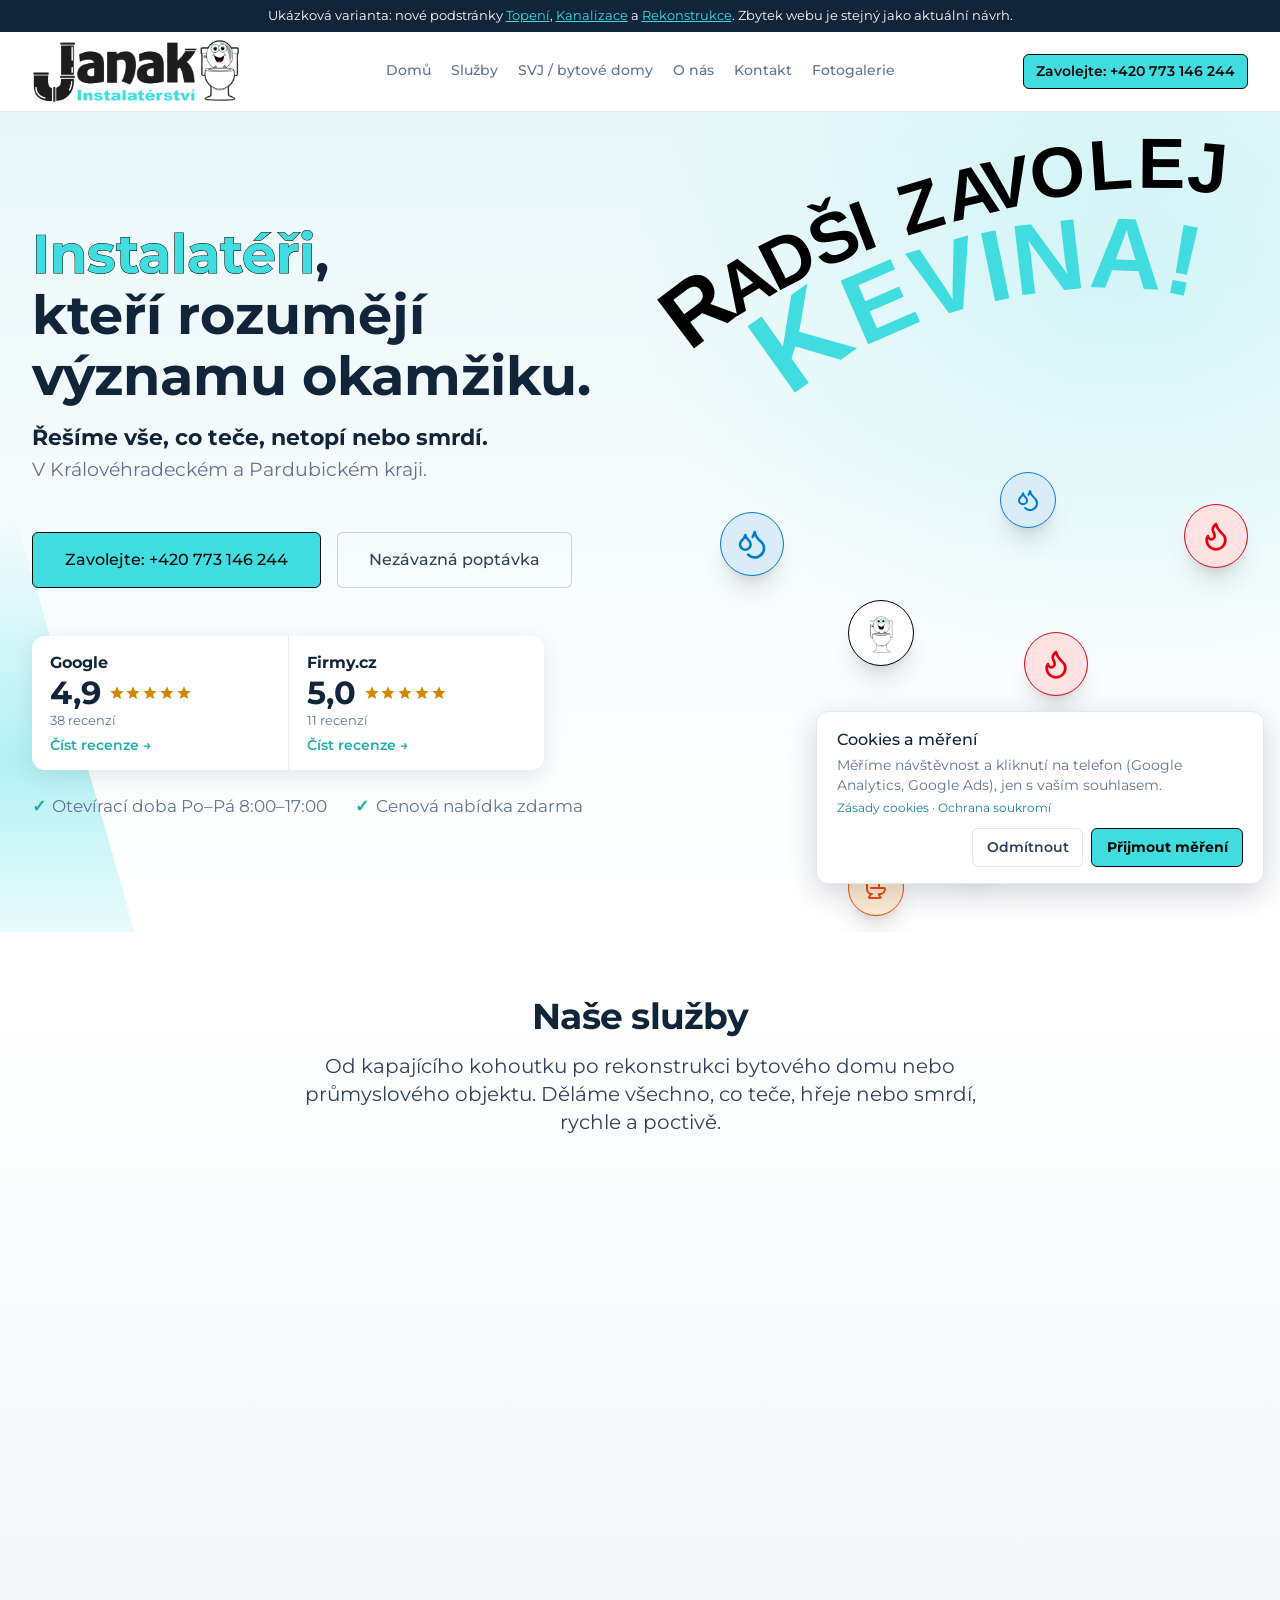
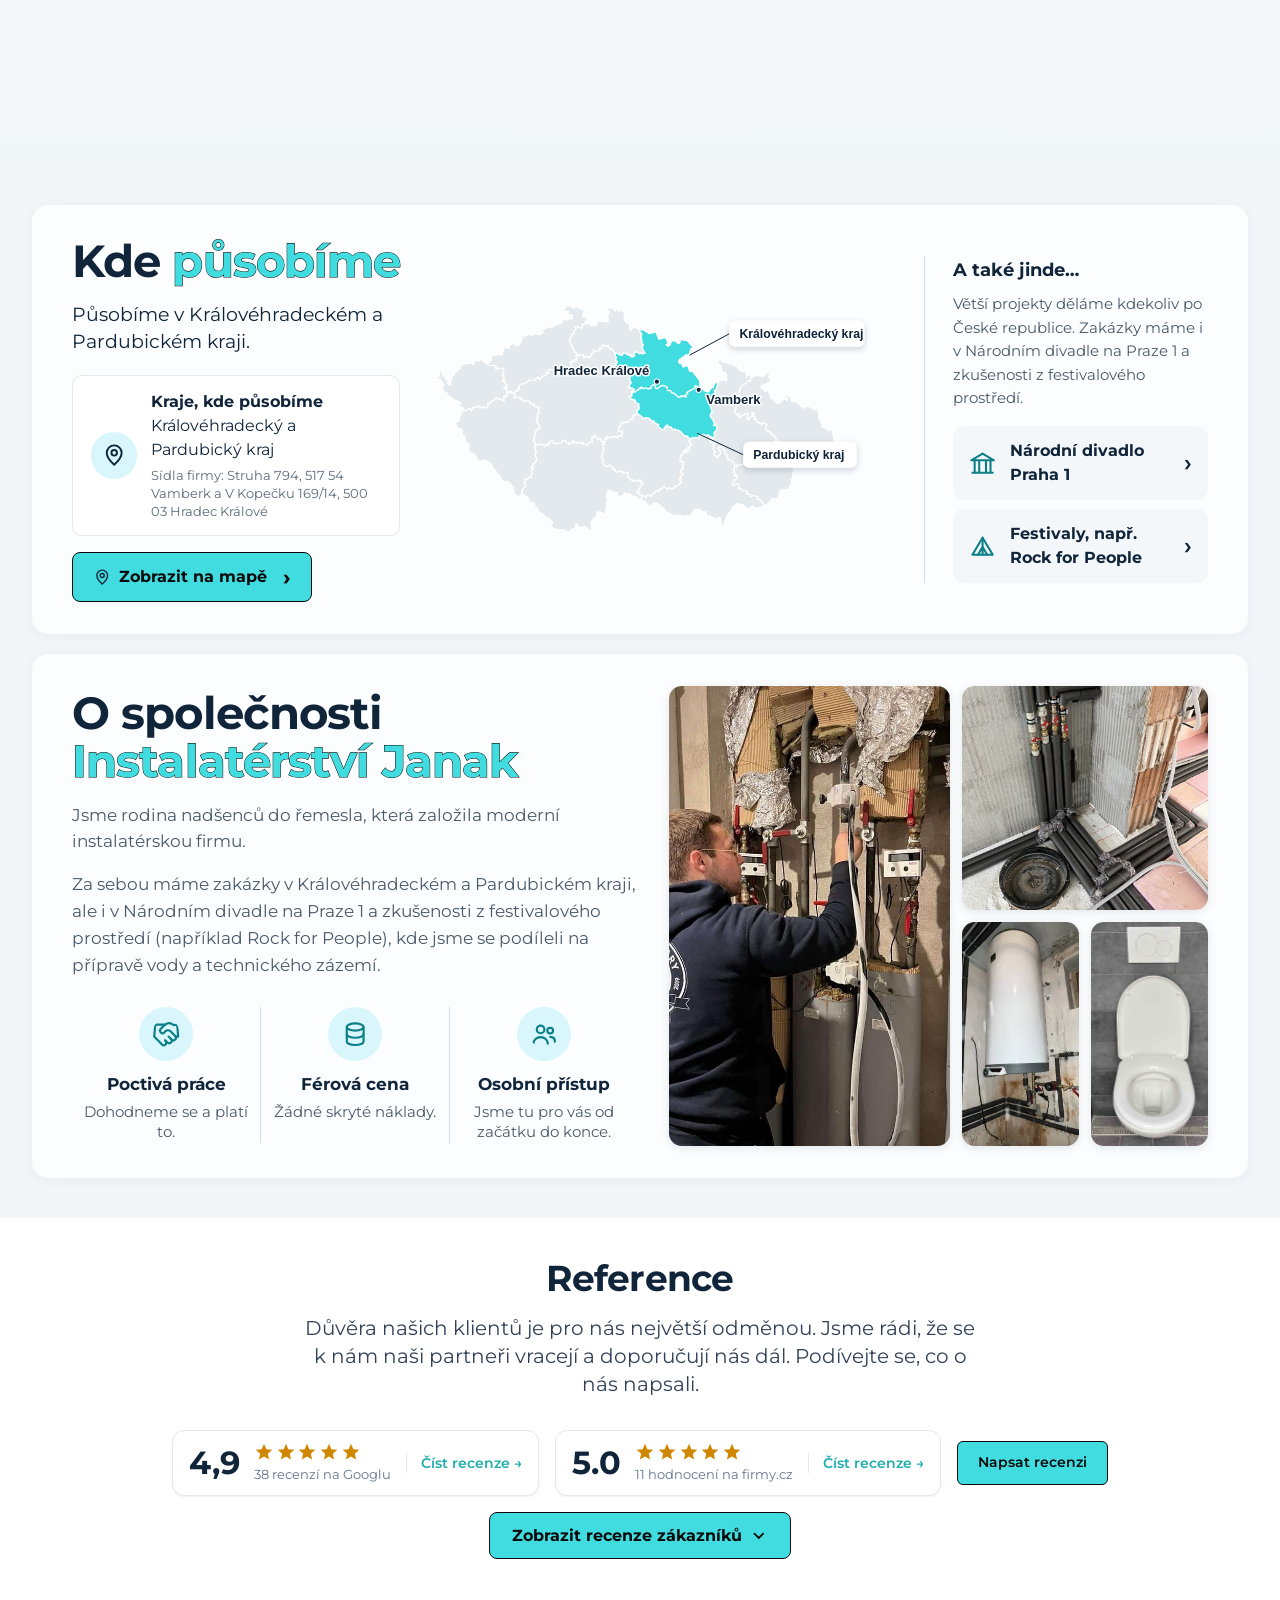
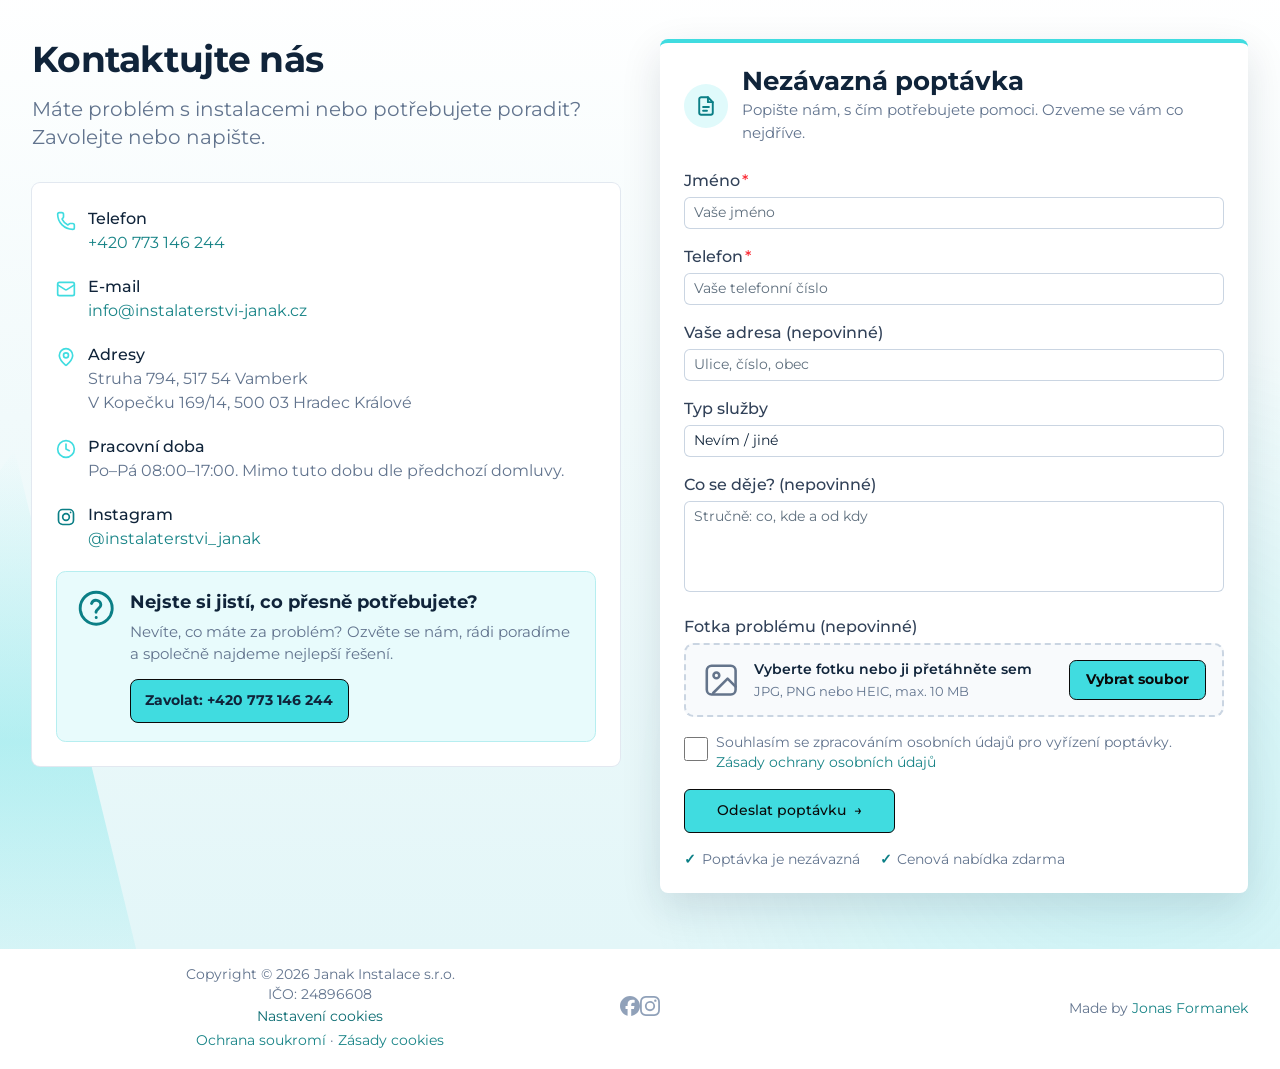
<file: index.html>
<!doctype html>
<html lang="cs-CZ">
<head>
<meta charset="utf-8">
<meta name="viewport" content="width=device-width, initial-scale=1">
<meta name="theme-color" content="#ffffff">
<meta name="robots" content="noindex, nofollow">
<title>Voda, topení a kanalizace – Královéhradecký a Pardubický kraj | Janak instalatérství</title>
<meta name="description" content="Instalatérské práce v Královéhradeckém a Pardubickém kraji: voda, topení a kanalizace. Zavolejte na +420 773 146 244.">
<meta property="og:type" content="website">
<meta property="og:site_name" content="Janak instalatérství">
<meta property="og:title" content="Voda, topení a kanalizace">
<meta property="og:description" content="Instalatérské práce v Královéhradeckém a Pardubickém kraji: voda, topení a kanalizace. Zavolejte na +420 773 146 244.">
<meta property="og:url" content="https://j4manek.github.io/janak-web-navrh/index.html">
<meta property="og:image" content="https://j4manek.github.io/janak-web-navrh/assets/img/logo.png">
<meta name="twitter:card" content="summary">
<link rel="icon" type="image/png" sizes="32x32" href="assets/img/favicon-32x32.png">
<link rel="icon" type="image/png" sizes="16x16" href="assets/img/favicon-16x16.png">
<link rel="apple-touch-icon" sizes="180x180" href="assets/img/apple-touch-icon.png">
<link rel="stylesheet" href="assets/css/entry.css">
<link rel="stylesheet" href="assets/css/inline.css">
<link rel="stylesheet" href="assets/css/navrh.css?v=47">
<script src="assets/js/mereni.js?v=3" defer></script>
<script src="assets/js/navrh.js?v=7" defer></script>
<script type="application/ld+json">{"@context": "https://schema.org", "@type": "Plumber", "name": "Janak instalatérství", "telephone": "+420773146244", "email": "info@instalaterstvi-janak.cz", "address": [{"@type": "PostalAddress", "streetAddress": "Struha 794", "addressLocality": "Vamberk", "postalCode": "517 54", "addressCountry": "CZ"}, {"@type": "PostalAddress", "streetAddress": "V Kopečku 169/14", "addressLocality": "Hradec Králové", "postalCode": "500 03", "addressCountry": "CZ"}], "founder": {"@type": "Person", "name": "Kevin Janak"}, "url": "https://www.instalaterstvi-janak.cz/", "areaServed": [{"@type": "AdministrativeArea", "name": "Královéhradecký kraj"}, {"@type": "AdministrativeArea", "name": "Pardubický kraj"}], "logo": "https://www.instalaterstvi-janak.cz/logo.png", "sameAs": ["https://www.facebook.com/profile.php?id=61565203664697", "https://www.instagram.com/instalaterstvi_janak/"]}</script>
</head>
<body data-consent="unset"><div class="var-strip" role="note">Ukázková varianta: nové podstránky <a href="topeni.html">Topení</a>, <a href="kanalizace.html">Kanalizace</a> a <a href="rekonstrukce.html">Rekonstrukce</a>. Zbytek webu je stejný jako aktuální návrh.</div>
<div id="app" class="isolate">
<header class="bg-default/75 backdrop-blur border-b border-default h-(--ui-header-height) sticky top-0 z-50"><a class="skip-link" href="#main">Přejít na obsah</a><div class="w-full max-w-(--ui-container) mx-auto px-4 sm:px-6 lg:px-8 flex items-center justify-between gap-3 h-full"><div class="lg:flex-1 flex items-center gap-1.5"><a href="index.html" aria-label="Janak instalatérství" class="focus-visible:outline-primary shrink-0 font-bold text-xl text-highlighted flex items-end gap-1.5"><div class="flex items-center flex-nowrap gap-4"><img alt="Janak instalatérství" class="h-16 w-auto" src="assets/img/logo.png"></div></a></div><div class="hidden lg:flex"><nav data-collapsed="false" class="relative gap-1.5 [&amp;&gt;div]:min-w-0 items-center justify-between hidden lg:flex" aria-label="Hlavní" data-orientation="horizontal" dir="ltr" data-reka-navigation-menu><div style="position:relative;"><ul class="isolate min-w-0 flex items-center" data-orientation="horizontal"><li data-menu-item class="min-w-0 py-2"><a href="index.html" data-reka-collection-item class="group relative w-full flex items-center gap-1.5 font-medium text-sm before:absolute before:z-[-1] before:rounded-md focus:outline-none focus-visible:outline-none dark:focus-visible:outline-none focus-visible:before:ring-inset focus-visible:before:ring-2 focus-visible:before:ring-primary px-2.5 py-1.5 before:inset-x-px before:inset-y-0 text-muted hover:before:bg-elevated/50 transition-colors before:transition-colors data-[state=open]:text-highlighted data-[state=open]:before:bg-elevated/50 hover:text-primary"><span class="truncate">Domů</span></a></li><li data-menu-item class="min-w-0 py-2"><a href="index.html#sluzby" data-reka-collection-item class="group relative w-full flex items-center gap-1.5 font-medium text-sm before:absolute before:z-[-1] before:rounded-md focus:outline-none focus-visible:outline-none dark:focus-visible:outline-none focus-visible:before:ring-inset focus-visible:before:ring-2 focus-visible:before:ring-primary px-2.5 py-1.5 before:inset-x-px before:inset-y-0 text-muted hover:before:bg-elevated/50 transition-colors before:transition-colors data-[state=open]:text-highlighted data-[state=open]:before:bg-elevated/50 hover:text-primary"><span class="truncate">Služby</span></a></li><li data-menu-item class="min-w-0 py-2"><a href="svj-developeri.html" data-reka-collection-item class="group relative w-full flex items-center gap-1.5 font-medium text-sm before:absolute before:z-[-1] before:rounded-md focus:outline-none focus-visible:outline-none dark:focus-visible:outline-none focus-visible:before:ring-inset focus-visible:before:ring-2 focus-visible:before:ring-primary px-2.5 py-1.5 before:inset-x-px before:inset-y-0 text-muted hover:before:bg-elevated/50 transition-colors before:transition-colors data-[state=open]:text-highlighted data-[state=open]:before:bg-elevated/50 hover:text-primary"><span class="truncate">SVJ / bytové domy</span></a></li><li data-menu-item class="min-w-0 py-2"><a href="index.html#o-nas" data-reka-collection-item class="group relative w-full flex items-center gap-1.5 font-medium text-sm before:absolute before:z-[-1] before:rounded-md focus:outline-none focus-visible:outline-none dark:focus-visible:outline-none focus-visible:before:ring-inset focus-visible:before:ring-2 focus-visible:before:ring-primary px-2.5 py-1.5 before:inset-x-px before:inset-y-0 text-muted hover:before:bg-elevated/50 transition-colors before:transition-colors data-[state=open]:text-highlighted data-[state=open]:before:bg-elevated/50 hover:text-primary"><span class="truncate">O nás</span></a></li><li data-menu-item class="min-w-0 py-2"><a href="index.html#kontakt" data-reka-collection-item class="group relative w-full flex items-center gap-1.5 font-medium text-sm before:absolute before:z-[-1] before:rounded-md focus:outline-none focus-visible:outline-none dark:focus-visible:outline-none focus-visible:before:ring-inset focus-visible:before:ring-2 focus-visible:before:ring-primary px-2.5 py-1.5 before:inset-x-px before:inset-y-0 text-muted hover:before:bg-elevated/50 transition-colors before:transition-colors data-[state=open]:text-highlighted data-[state=open]:before:bg-elevated/50 hover:text-primary"><span class="truncate">Kontakt</span></a></li><li data-menu-item class="min-w-0 py-2"><a href="fotogalerie.html" data-reka-collection-item class="group relative w-full flex items-center gap-1.5 font-medium text-sm before:absolute before:z-[-1] before:rounded-md focus:outline-none focus-visible:outline-none dark:focus-visible:outline-none focus-visible:before:ring-inset focus-visible:before:ring-2 focus-visible:before:ring-primary px-2.5 py-1.5 before:inset-x-px before:inset-y-0 text-muted hover:before:bg-elevated/50 transition-colors before:transition-colors data-[state=open]:text-highlighted data-[state=open]:before:bg-elevated/50 hover:text-primary"><span class="truncate">Fotogalerie</span></a></li></ul></div><div class="absolute top-full left-0 flex w-full justify-center"></div></nav></div><div class="flex items-center justify-end lg:flex-1 gap-1.5"><div class="phone-wrap"><a href="tel:+420773146244" data-tel-loc="header_phone" class="btn-call">Zavolejte: +420 773 146 244</a></div><button type="button" aria-label="Otevřít menu" aria-expanded="false" aria-controls="mobile-nav" data-menu-toggle class="rounded-md font-medium inline-flex items-center disabled:cursor-not-allowed aria-disabled:cursor-not-allowed disabled:opacity-75 aria-disabled:opacity-75 transition-colors text-sm gap-1.5 text-default hover:bg-elevated active:bg-elevated focus:outline-none focus-visible:bg-elevated hover:disabled:bg-transparent dark:hover:disabled:bg-transparent hover:aria-disabled:bg-transparent dark:hover:aria-disabled:bg-transparent p-1.5 lg:hidden -me-1.5"><span class="iconify i-lucide:menu shrink-0 size-5" aria-hidden="true" style=""></span></button></div></div></header><nav id="mobile-nav" class="mobile-nav" aria-label="Mobilní menu" hidden><a href="index.html">Domů</a><a href="index.html#sluzby">Služby</a><a href="svj-developeri.html">SVJ / bytové domy</a><a href="index.html#o-nas">O nás</a><a href="index.html#oblast">Oblast</a><a href="index.html#kontakt">Kontakt</a><a href="fotogalerie.html">Fotogalerie</a></nav><main id="main" tabindex="-1" class="min-h-[calc(100vh-var(--ui-header-height))]"><section class="my-8 lg:my-0 home-hero"><div class="w-full max-w-(--ui-container) mx-auto hero-xl px-4 sm:px-6 lg:px-8 min-h-[calc(100vh-var(--ui-header-height))] grid grid-cols-1 lg:grid-cols-2 items-center gap-8"><div class="space-y-8"><div class="space-y-4"><h1 class="hero-h1 text-4xl md:text-6xl font-bold text-highlighted leading-tight"><span class="text-primary relative">Instalatéři</span>, kteří rozumějí významu okamžiku.</h1><p class="hero-sub"><strong>Řešíme vše, co teče, netopí nebo smrdí.</strong><span>V Královéhradeckém a Pardubickém kraji.</span></p></div><div class="flex flex-col sm:flex-row gap-4 items-start"><div class="flex flex-col gap-2"><a href="tel:+420773146244" data-tel-loc="hero" class="disabled:cursor-not-allowed aria-disabled:cursor-not-allowed aria-disabled:opacity-75 py-1.5 active:bg-primary/75 disabled:bg-primary aria-disabled:bg-primary focus-visible:outline-2 focus-visible:outline-offset-2 focus-visible:outline-primary inline-flex items-center justify-center gap-2 whitespace-nowrap text-sm font-medium transition-colors focus-visible:outline-none focus-visible:ring-2 disabled:pointer-events-none disabled:opacity-50 [&_svg]:pointer-events-none [&_svg]:size-4 [&_svg]:shrink-0 h-11 rounded-md px-8 bg-blue-600 hover:bg-blue-700 text-white group">Zavolejte: +420 773 146 244</a></div><div class="flex flex-col gap-2"><a href="#formular" data-cta="hero_poptavka" class="disabled:cursor-not-allowed aria-disabled:cursor-not-allowed aria-disabled:opacity-75 py-1.5 inline-flex items-center justify-center gap-2 whitespace-nowrap text-sm font-medium transition-colors focus-visible:outline-none focus-visible:ring-2 focus-visible:ring-primary h-11 rounded-md px-8 ring ring-inset ring-accented text-default hover:bg-elevated">Nezávazná poptávka</a></div></div><div class="hero-trust"><div class="rating-duo"><a href="https://www.google.com/maps?cid=14444978294246143952" target="_blank" rel="noopener" class="rating-duo__item"><span class="rating-duo__src">Google</span><span class="rating-duo__row"><span class="rating-card__score">4,9</span><span class="rating-card__stars" role="img" aria-label="Hodnocení 4,9 z 5"><span class="iconify i-material-symbols:star bg-yellow-600 size-5" aria-hidden="true"></span><span class="iconify i-material-symbols:star bg-yellow-600 size-5" aria-hidden="true"></span><span class="iconify i-material-symbols:star bg-yellow-600 size-5" aria-hidden="true"></span><span class="iconify i-material-symbols:star bg-yellow-600 size-5" aria-hidden="true"></span><span class="iconify i-material-symbols:star bg-yellow-600 size-5" aria-hidden="true"></span></span></span><span class="rating-card__meta">38 recenzí</span><span class="rating-card__link">Číst recenze →</span></a><a href="https://en.firmy.cz/company/13757941-instalater-kevin-janak-vamberk.html" target="_blank" rel="noopener" class="rating-duo__item"><span class="rating-duo__src">Firmy.cz</span><span class="rating-duo__row"><span class="rating-card__score">5,0</span><span class="rating-card__stars" role="img" aria-label="Hodnocení 5 z 5"><span class="iconify i-material-symbols:star bg-yellow-600 size-5" aria-hidden="true"></span><span class="iconify i-material-symbols:star bg-yellow-600 size-5" aria-hidden="true"></span><span class="iconify i-material-symbols:star bg-yellow-600 size-5" aria-hidden="true"></span><span class="iconify i-material-symbols:star bg-yellow-600 size-5" aria-hidden="true"></span><span class="iconify i-material-symbols:star bg-yellow-600 size-5" aria-hidden="true"></span></span></span><span class="rating-card__meta">11 recenzí</span><span class="rating-card__link">Číst recenze →</span></a></div><ul class="hero-trust__list"><li>Otevírací doba Po–Pá 8:00–17:00</li><li>Cenová nabídka zdarma</li></ul></div></div><div class="relative hidden lg:block h-[820px] self-start"><img style="z-index:30" class="absolute w-2xl left-0 top-10 -rotate-[10deg]" src="assets/img/test.svg" alt="" data-v-ee65e42d><div style="position:absolute;left:0;right:0;bottom:0;top:360px"><a href="index.html#voda" aria-label="Voda" class="absolute top-10 left-16 motion-safe:animate-[6s_ease-in-out_-6s_infinite_bouncy]"><span class="block"><span class="flex items-center justify-center bg-blue-100 size-16 border-blue-600 border rounded-full shadow-xl"><span class="iconify i-lucide:droplets bg-blue-600 size-8" aria-hidden="true"></span></span></span></a><a href="index.html#kontakt" aria-label="Kontakt a poptávka" class="absolute top-32 left-48 motion-safe:animate-[6s_ease-in-out_-5s_infinite_bouncy]"><span class="block"><span class="flex items-center justify-center bg-white p-2 border-black border rounded-full shadow-xl"><img class="size-12 object-contain" src="assets/img/hajzl.png" alt=""></span></span></a><a href="kanalizace.html" aria-label="Kanalizace" class="absolute bottom-4 left-48 motion-safe:animate-[6s_ease-in-out_-4s_infinite_bouncy]"><span class="block"><span class="flex items-center justify-center bg-orange-100 size-14 border-orange-600 border rounded-full shadow-xl"><span class="iconify i-lucide:toilet bg-orange-600 size-6" aria-hidden="true"></span></span></span></a><a href="index.html#kontakt" aria-label="Kontakt a poptávka" class="absolute bottom-16 right-60 motion-safe:animate-[6s_ease-in-out_-3s_infinite_bouncy]"><span class="block"><span class="flex items-center justify-center bg-white p-2 border-black border rounded-full shadow-xl"><img class="size-12 object-contain" src="assets/img/hajzl.png" alt=""></span></span></a><a href="index.html#voda" aria-label="Voda" class="absolute top-0 right-48 motion-safe:animate-[6s_ease-in-out_-2s_infinite_bouncy]"><span class="block"><span class="flex items-center justify-center bg-blue-100 size-14 border-blue-600 border rounded-full shadow-xl"><span class="iconify i-lucide:droplets bg-blue-600 size-6" aria-hidden="true"></span></span></span></a><a href="kanalizace.html" aria-label="Kanalizace" class="absolute bottom-24 right-16 motion-safe:animate-[6s_ease-in-out_-1s_infinite_bouncy]"><span class="block"><span class="flex items-center justify-center bg-orange-100 size-16 border-orange-600 border rounded-full shadow-xl"><span class="iconify i-lucide:toilet bg-orange-600 size-8" aria-hidden="true"></span></span></span></a><a href="topeni.html" aria-label="Topení" class="absolute top-8 right-0 motion-safe:animate-[6s_ease-in-out_-0s_infinite_bouncy]"><span class="block"><span class="flex items-center justify-center bg-red-100 size-16 border-red-600 border rounded-full shadow-xl"><span class="iconify i-lucide:flame bg-red-600 size-8" aria-hidden="true"></span></span></span></a><a href="topeni.html" aria-label="Topení" class="absolute top-40 right-40 motion-safe:animate-[6s_ease-in-out_-3.5s_infinite_bouncy]"><span class="block"><span class="flex items-center justify-center bg-red-100 size-16 border-red-600 border rounded-full shadow-xl"><span class="iconify i-lucide:flame bg-red-600 size-8" aria-hidden="true"></span></span></span></a></div></div></div></section><section id="sluzby" class="my-8 lg:my-0 py-12 lg:py-16 grid items-center"><div class="w-full max-w-(--ui-container) mx-auto px-4 sm:px-6 lg:px-8"><h2 class="text-4xl text-center font-bold text-highlighted">Naše služby</h2><p class="text-center text-xl my-4 max-w-2xl mx-auto">Od kapajícího kohoutku po rekonstrukci bytového domu nebo průmyslového objektu. Děláme všechno, co teče, hřeje nebo smrdí, rychle a poctivě.</p>
<div class="flip-grid">
<div id="voda" class="flip-card" style="--sc:#2563eb" data-flip>
<div class="flip-card__inner">
<div class="flip-card__face flip-card__front">
<div class="sc-head"><svg class="sc-ico" viewBox="0 0 24 24" aria-hidden="true"><path d="M12 22a7 7 0 0 0 7-7c0-2-1-3.9-3-5.5s-3.5-4-4-6.5c-.5 2.5-2 4.9-4 6.5C6 11.1 5 13 5 15a7 7 0 0 0 7 7z"/></svg><h3>Voda</h3></div>
<p class="sc-tag">Voda má téct z kohoutku, ne ze stropu.</p>
<ul class="sc-list"><li><svg class="sc-check" viewBox="0 0 24 24" aria-hidden="true"><circle cx="12" cy="12" r="10"/><path d="M8 12.5l3 3 5-6"/></svg>Opravy, výměny a nové rozvody</li><li><svg class="sc-check" viewBox="0 0 24 24" aria-hidden="true"><circle cx="12" cy="12" r="10"/><path d="M8 12.5l3 3 5-6"/></svg>Baterie, WC a bojlery</li><li><svg class="sc-check" viewBox="0 0 24 24" aria-hidden="true"><circle cx="12" cy="12" r="10"/><path d="M8 12.5l3 3 5-6"/></svg>Instalace zařizovacích předmětů</li></ul>
<button type="button" class="sc-btn" data-flip-open aria-expanded="false" aria-controls="voda-back">Zjistit více <span aria-hidden="true">→</span></button>
</div>
<div class="flip-card__face flip-card__back" id="voda-back" aria-hidden="true">
<div class="sc-head"><svg class="sc-ico" viewBox="0 0 24 24" aria-hidden="true"><path d="M12 22a7 7 0 0 0 7-7c0-2-1-3.9-3-5.5s-3.5-4-4-6.5c-.5 2.5-2 4.9-4 6.5C6 11.1 5 13 5 15a7 7 0 0 0 7 7z"/></svg><h3>Voda</h3></div>
<ul class="sc-list"><li><svg class="sc-check" viewBox="0 0 24 24" aria-hidden="true"><circle cx="12" cy="12" r="10"/><path d="M8 12.5l3 3 5-6"/></svg>Výměny baterií, ventilů a zařizovacích předmětů</li><li><svg class="sc-check" viewBox="0 0 24 24" aria-hidden="true"><circle cx="12" cy="12" r="10"/><path d="M8 12.5l3 3 5-6"/></svg>Montáže dřezů, sprch, umyvadel a bojlerů</li><li><svg class="sc-check" viewBox="0 0 24 24" aria-hidden="true"><circle cx="12" cy="12" r="10"/><path d="M8 12.5l3 3 5-6"/></svg>Instalace a servis filtračních systémů a ohřívačů vody</li><li><svg class="sc-check" viewBox="0 0 24 24" aria-hidden="true"><circle cx="12" cy="12" r="10"/><path d="M8 12.5l3 3 5-6"/></svg>Opravy a kompletní rekonstrukce bytů, rodinných a bytových domů</li><li><svg class="sc-check" viewBox="0 0 24 24" aria-hidden="true"><circle cx="12" cy="12" r="10"/><path d="M8 12.5l3 3 5-6"/></svg>Kompletní nové instalace pro průmyslové objekty a novostavby</li></ul>

<div class="sc-actions"><a href="#formular" data-cta="poptavka_voda" class="sc-btn sc-btn--solid">Nezávazná poptávka <span aria-hidden="true">→</span></a><button type="button" class="sc-back" data-flip-close>Zpět</button></div>
</div>
</div>
</div>
<div id="topeni" class="flip-card" style="--sc:#dc2626" data-flip>
<div class="flip-card__inner">
<div class="flip-card__face flip-card__front">
<div class="sc-head"><svg class="sc-ico" viewBox="0 0 24 24" aria-hidden="true"><path d="M8.5 14.5A2.5 2.5 0 0 0 11 12c0-1.4-.5-2-1-3-1.1-2.1-.2-4 2-6 .5 2.5 2 4.9 4 6.5 2 1.6 3 3.5 3 5.5a7 7 0 1 1-14 0c0-1.2.4-2.4 1-3 0 1.4 1.1 2.5 2.5 2.5z"/></svg><h3>Topení</h3></div>
<p class="sc-tag">To vás v zimě nepřekvapí.</p>
<ul class="sc-list"><li><svg class="sc-check" viewBox="0 0 24 24" aria-hidden="true"><circle cx="12" cy="12" r="10"/><path d="M8 12.5l3 3 5-6"/></svg>Kotle a radiátory</li><li><svg class="sc-check" viewBox="0 0 24 24" aria-hidden="true"><circle cx="12" cy="12" r="10"/><path d="M8 12.5l3 3 5-6"/></svg>Podlahové topení</li><li><svg class="sc-check" viewBox="0 0 24 24" aria-hidden="true"><circle cx="12" cy="12" r="10"/><path d="M8 12.5l3 3 5-6"/></svg>Opravy a modernizace</li><li><svg class="sc-check" viewBox="0 0 24 24" aria-hidden="true"><circle cx="12" cy="12" r="10"/><path d="M8 12.5l3 3 5-6"/></svg>Servis</li></ul>
<button type="button" class="sc-btn" data-flip-open aria-expanded="false" aria-controls="topeni-back">Zjistit více <span aria-hidden="true">→</span></button>
</div>
<div class="flip-card__face flip-card__back" id="topeni-back" aria-hidden="true">
<div class="sc-head"><svg class="sc-ico" viewBox="0 0 24 24" aria-hidden="true"><path d="M8.5 14.5A2.5 2.5 0 0 0 11 12c0-1.4-.5-2-1-3-1.1-2.1-.2-4 2-6 .5 2.5 2 4.9 4 6.5 2 1.6 3 3.5 3 5.5a7 7 0 1 1-14 0c0-1.2.4-2.4 1-3 0 1.4 1.1 2.5 2.5 2.5z"/></svg><h3>Topení</h3></div>
<ul class="sc-list"><li><svg class="sc-check" viewBox="0 0 24 24" aria-hidden="true"><circle cx="12" cy="12" r="10"/><path d="M8 12.5l3 3 5-6"/></svg>Montáže a výměny radiátorů, ventilů a termostatických hlavic</li><li><svg class="sc-check" viewBox="0 0 24 24" aria-hidden="true"><circle cx="12" cy="12" r="10"/><path d="M8 12.5l3 3 5-6"/></svg>Instalace kotlů, tepelných čerpadel a podlahového topení</li><li><svg class="sc-check" viewBox="0 0 24 24" aria-hidden="true"><circle cx="12" cy="12" r="10"/><path d="M8 12.5l3 3 5-6"/></svg>Servis, odvzdušnění a opravy topných systémů</li><li><svg class="sc-check" viewBox="0 0 24 24" aria-hidden="true"><circle cx="12" cy="12" r="10"/><path d="M8 12.5l3 3 5-6"/></svg>Modernizace a úsporná řešení vytápění</li><li><svg class="sc-check" viewBox="0 0 24 24" aria-hidden="true"><circle cx="12" cy="12" r="10"/><path d="M8 12.5l3 3 5-6"/></svg>Kompletní topenářské práce při rekonstrukcích, novostavbách a průmyslových instalacích</li></ul>

<div class="sc-actions"><a href="#formular" data-cta="poptavka_topeni" class="sc-btn sc-btn--solid">Nezávazná poptávka <span aria-hidden="true">→</span></a><button type="button" class="sc-back" data-flip-close>Zpět</button></div>
</div>
</div>
</div>
<div id="kanalizace" class="flip-card" style="--sc:#ea580c" data-flip>
<div class="flip-card__inner">
<div class="flip-card__face flip-card__front">
<div class="sc-head"><svg class="sc-ico" viewBox="0 0 24 24" aria-hidden="true"><path d="M4 4h6v6a4 4 0 0 0 4 4h6"/><path d="M14 14v6"/><path d="M20 14v6"/><path d="M3 4h8"/></svg><h3>Kanalizace a čištění</h3></div>
<p class="sc-tag">Když voda neodtéká, pomůžeme.</p>
<ul class="sc-list"><li><svg class="sc-check" viewBox="0 0 24 24" aria-hidden="true"><circle cx="12" cy="12" r="10"/><path d="M8 12.5l3 3 5-6"/></svg>Čištění odpadů</li><li><svg class="sc-check" viewBox="0 0 24 24" aria-hidden="true"><circle cx="12" cy="12" r="10"/><path d="M8 12.5l3 3 5-6"/></svg>Opravy kanalizace</li><li><svg class="sc-check" viewBox="0 0 24 24" aria-hidden="true"><circle cx="12" cy="12" r="10"/><path d="M8 12.5l3 3 5-6"/></svg>Rekonstrukce stoupaček</li></ul>
<button type="button" class="sc-btn" data-flip-open aria-expanded="false" aria-controls="kanalizace-back">Zjistit více <span aria-hidden="true">→</span></button>
</div>
<div class="flip-card__face flip-card__back" id="kanalizace-back" aria-hidden="true">
<div class="sc-head"><svg class="sc-ico" viewBox="0 0 24 24" aria-hidden="true"><path d="M4 4h6v6a4 4 0 0 0 4 4h6"/><path d="M14 14v6"/><path d="M20 14v6"/><path d="M3 4h8"/></svg><h3>Kanalizace a čištění</h3></div>
<ul class="sc-list"><li><svg class="sc-check" viewBox="0 0 24 24" aria-hidden="true"><circle cx="12" cy="12" r="10"/><path d="M8 12.5l3 3 5-6"/></svg>Opravy a výměny WC, sifonů a odpadních trubek</li><li><svg class="sc-check" viewBox="0 0 24 24" aria-hidden="true"><circle cx="12" cy="12" r="10"/><path d="M8 12.5l3 3 5-6"/></svg>Čištění, revize a přepojení kanalizace</li><li><svg class="sc-check" viewBox="0 0 24 24" aria-hidden="true"><circle cx="12" cy="12" r="10"/><path d="M8 12.5l3 3 5-6"/></svg>Rekonstrukce stoupaček a odpadních rozvodů</li><li><svg class="sc-check" viewBox="0 0 24 24" aria-hidden="true"><circle cx="12" cy="12" r="10"/><path d="M8 12.5l3 3 5-6"/></svg>Kompletní realizace kanalizací v bytech, domech i průmyslových objektech</li></ul>

<div class="sc-actions"><a href="#formular" data-cta="poptavka_kanalizace" class="sc-btn sc-btn--solid">Nezávazná poptávka <span aria-hidden="true">→</span></a><button type="button" class="sc-back" data-flip-close>Zpět</button></div>
</div>
</div>
</div>
<div id="rekonstrukce" class="flip-card" style="--sc:#0e9aa7" data-flip>
<div class="flip-card__inner">
<div class="flip-card__face flip-card__front">
<div class="sc-head"><svg class="sc-ico" viewBox="0 0 24 24" aria-hidden="true"><path d="M3 11l9-8 9 8"/><path d="M5 10v10h14V10"/><path d="M10 20v-6h4v6"/></svg><h3>Rekonstrukce na klíč</h3></div>
<p class="sc-tag">Od prvního návrhu až po hotové předání.</p>
<ul class="sc-list"><li><svg class="sc-check" viewBox="0 0 24 24" aria-hidden="true"><circle cx="12" cy="12" r="10"/><path d="M8 12.5l3 3 5-6"/></svg>Koupelny a bytová jádra</li><li><svg class="sc-check" viewBox="0 0 24 24" aria-hidden="true"><circle cx="12" cy="12" r="10"/><path d="M8 12.5l3 3 5-6"/></svg>Rekonstrukce bytů a domů</li><li><svg class="sc-check" viewBox="0 0 24 24" aria-hidden="true"><circle cx="12" cy="12" r="10"/><path d="M8 12.5l3 3 5-6"/></svg>Kompletní realizace na klíč</li></ul>
<button type="button" class="sc-btn" data-flip-open aria-expanded="false" aria-controls="rekonstrukce-back">Zjistit více <span aria-hidden="true">→</span></button>
</div>
<div class="flip-card__face flip-card__back" id="rekonstrukce-back" aria-hidden="true">
<div class="sc-head"><svg class="sc-ico" viewBox="0 0 24 24" aria-hidden="true"><path d="M3 11l9-8 9 8"/><path d="M5 10v10h14V10"/><path d="M10 20v-6h4v6"/></svg><h3>Rekonstrukce na klíč</h3></div>
<ul class="sc-list"><li><svg class="sc-check" viewBox="0 0 24 24" aria-hidden="true"><circle cx="12" cy="12" r="10"/><path d="M8 12.5l3 3 5-6"/></svg>Montáže dřezů, sprch, umyvadel a bojlerů</li><li><svg class="sc-check" viewBox="0 0 24 24" aria-hidden="true"><circle cx="12" cy="12" r="10"/><path d="M8 12.5l3 3 5-6"/></svg>Opravy a kompletní rekonstrukce bytů, rodinných a bytových domů</li><li><svg class="sc-check" viewBox="0 0 24 24" aria-hidden="true"><circle cx="12" cy="12" r="10"/><path d="M8 12.5l3 3 5-6"/></svg>Přeložení rozvodů podle nového návrhu koupelny</li><li><svg class="sc-check" viewBox="0 0 24 24" aria-hidden="true"><circle cx="12" cy="12" r="10"/><path d="M8 12.5l3 3 5-6"/></svg>Hrubé rozvody před obkladem a konečná montáž po dokončení</li><li><svg class="sc-check" viewBox="0 0 24 24" aria-hidden="true"><circle cx="12" cy="12" r="10"/><path d="M8 12.5l3 3 5-6"/></svg>Podlahové topení a nové rozvody topení při rekonstrukci koupelny</li></ul>

<div class="sc-actions"><a href="#formular" data-cta="poptavka_rekonstrukce" class="sc-btn sc-btn--solid">Nezávazná poptávka <span aria-hidden="true">→</span></a><button type="button" class="sc-back" data-flip-close>Zpět</button></div>
</div>
</div>
</div>
</div></div></section><section id="oblast" class="wa-band"><div class="w-full max-w-(--ui-container) mx-auto px-4 sm:px-6 lg:px-8">
<div class="where">
<div class="where__main">
<h2 class="where__title">Kde <span class="hl">působíme</span></h2>
<p class="where__lead">Působíme v Královéhradeckém a Pardubickém kraji.</p>
<div class="where__box"><svg class="where__ico" viewBox="0 0 24 24" aria-hidden="true"><path d="M12 21s-7-6.2-7-11.2A7 7 0 0 1 19 9.8C19 14.8 12 21 12 21z"/><circle cx="12" cy="9.8" r="2.6"/></svg><div><strong>Kraje, kde působíme</strong><span>Královéhradecký a Pardubický kraj</span><small>Sídla firmy: Struha 794, 517 54 Vamberk a V Kopečku 169/14, 500 03 Hradec Králové</small></div></div>
<a class="where__btn" href="https://www.google.com/maps?cid=14444978294246143952" target="_blank" rel="noopener"><svg class="where__btnico" viewBox="0 0 24 24" aria-hidden="true"><path d="M12 21s-7-6.2-7-11.2A7 7 0 0 1 19 9.8C19 14.8 12 21 12 21z"/><circle cx="12" cy="9.8" r="2.6"/></svg>Zobrazit na mapě <span aria-hidden="true">›</span></a>
</div>
<img class="where__map" src="assets/img/mapa-cr.svg?v=11" width="600" height="312" loading="lazy" alt="Mapa České republiky se zvýrazněným Královéhradeckým a Pardubickým krajem">
<div class="where__more">
<h3>A také jinde…</h3>
<p>Větší projekty děláme kdekoliv po České republice. Zakázky máme i v Národním divadle na Praze 1 a zkušenosti z festivalového prostředí.</p>
<ul><li><svg class="wi" viewBox="0 0 24 24" aria-hidden="true"><path d="M3 21h18M5 21V10m14 11V10M9 21V10m6 11V10M2 10l10-6 10 6z"/></svg><span>Národní divadlo Praha 1</span><b class="where__chev" aria-hidden="true">›</b></li><li><svg class="wi" viewBox="0 0 24 24" aria-hidden="true"><path d="M3 20l9-15 9 15z"/><path d="M12 5v15M8 20l4-7 4 7"/></svg><span>Festivaly, např. Rock for People</span><b class="where__chev" aria-hidden="true">›</b></li></ul>
</div>
</div>

<div class="about" id="o-nas">
<div class="about__txt">
<h2 class="about__title">O společnosti <span class="hl">Instalatérství Janak</span></h2>
<p>Jsme rodina nadšenců do řemesla, která založila moderní instalatérskou firmu.</p>
<p>Za sebou máme zakázky v Královéhradeckém a Pardubickém kraji, ale i v Národním divadle na Praze 1 a zkušenosti z festivalového prostředí (například Rock for People), kde jsme se podíleli na přípravě vody a technického zázemí.</p>
<ul class="about__vals">
<li><svg class="about__ico" viewBox="0 0 24 24" aria-hidden="true"><path d="m11 17 2 2a1 1 0 1 0 3-3"/><path d="m14 14 2.5 2.5a1 1 0 1 0 3-3l-3.88-3.88a3 3 0 0 0-4.24 0l-.88.88a1 1 0 1 1-3-3l2.81-2.81a5.79 5.79 0 0 1 7.06-.87l.47.28a2 2 0 0 0 1.42.25L21 4"/><path d="m21 3 1 11h-2"/><path d="M3 3 2 14l6.5 6.5a1 1 0 1 0 3-3"/><path d="M3 4h8"/></svg><strong>Poctivá práce</strong><span>Dohodneme se a platí to.</span></li>
<li><svg class="about__ico" viewBox="0 0 24 24" aria-hidden="true"><ellipse cx="12" cy="6" rx="7" ry="3"/><path d="M5 6v6c0 1.7 3.1 3 7 3s7-1.3 7-3V6"/><path d="M5 12v6c0 1.7 3.1 3 7 3s7-1.3 7-3v-6"/></svg><strong>Férová cena</strong><span>Žádné skryté náklady.</span></li>
<li><svg class="about__ico" viewBox="0 0 24 24" aria-hidden="true"><circle cx="9" cy="8" r="3.2"/><path d="M3 20c0-3.3 2.7-5.5 6-5.5s6 2.2 6 5.5"/><circle cx="17" cy="9" r="2.4"/><path d="M17 14.2c2.4 0 4 1.7 4 4.3"/></svg><strong>Osobní přístup</strong><span>Jsme tu pro vás od začátku do konce.</span></li>
</ul>
</div>
<div class="about__photos">
<img class="ap-a" src="assets/img/home-1.jpeg" width="900" height="900" loading="lazy" alt="Instalatér při práci na rozvodech v bytovém domě">
<img class="ap-b" src="assets/img/galerie/_web/voda-rozvody-vody-pred-dokoncenim-podlahy-m.jpg" width="800" height="800" loading="lazy" alt="Rozvody vody před dokončením podlahy">
<img class="ap-c" src="assets/img/kkd.webp" width="750" height="750" loading="lazy" alt="Nový bojler s rozvody">
<img class="ap-d" src="assets/img/kkd2.jpg" width="900" height="900" loading="lazy" alt="Dokončená montáž závěsného WC">
</div>
</div>
</div></section><section id="reference" class="my-8 lg:my-0 py-12 lg:py-16 grid items-center"><div class="w-full max-w-(--ui-container) mx-auto px-4 sm:px-6 lg:px-8"><h2 class="text-4xl text-center font-bold text-highlighted">Reference</h2><p class="text-center text-xl my-4 max-w-2xl mx-auto">Důvěra našich klientů je pro nás největší odměnou. Jsme rádi, že se k nám naši partneři vracejí a doporučují nás dál. Podívejte se, co o nás napsali.</p><div class="flex justify-center mb-8"><div class="rating-row"><a href="https://www.google.com/maps?cid=14444978294246143952" target="_blank" rel="noopener" class="rating-card"><div class="rating-card__score">4,9</div><div class="rating-card__body"><div class="rating-card__stars" role="img" aria-label="Hodnocení 4,9 z 5"><span class="iconify i-material-symbols:star bg-yellow-600 size-5" aria-hidden="true"></span><span class="iconify i-material-symbols:star bg-yellow-600 size-5" aria-hidden="true"></span><span class="iconify i-material-symbols:star bg-yellow-600 size-5" aria-hidden="true"></span><span class="iconify i-material-symbols:star bg-yellow-600 size-5" aria-hidden="true"></span><span class="iconify i-material-symbols:star bg-yellow-600 size-5" aria-hidden="true"></span></div><div class="rating-card__meta">38 recenzí na Googlu</div></div><span class="rating-card__link">Číst recenze →</span></a><a href="https://en.firmy.cz/company/13757941-instalater-kevin-janak-vamberk.html" target="_blank" rel="noopener" class="rating-card"><div class="rating-card__score">5.0</div><div class="rating-card__body"><div class="rating-card__stars" role="img" aria-label="Hodnocení 5 z 5"><span class="iconify i-material-symbols:star bg-yellow-600 size-5" aria-hidden="true"></span><span class="iconify i-material-symbols:star bg-yellow-600 size-5" aria-hidden="true"></span><span class="iconify i-material-symbols:star bg-yellow-600 size-5" aria-hidden="true"></span><span class="iconify i-material-symbols:star bg-yellow-600 size-5" aria-hidden="true"></span><span class="iconify i-material-symbols:star bg-yellow-600 size-5" aria-hidden="true"></span></div><div class="rating-card__meta">11 hodnocení na firmy.cz</div></div><span class="rating-card__link">Číst recenze →</span></a><a href="https://search.google.com/local/writereview?placeid=ChIJIwGQtZfhDUcR0PfE0Dnfdsg" target="_blank" rel="noopener" class="rating-write">Napsat recenzi</a></div></div><details class="rev-more"><summary class="rev-more__sum"><span class="rev-more__open">Zobrazit recenze zákazníků</span><span class="rev-more__close">Skrýt recenze</span><svg viewBox="0 0 24 24" aria-hidden="true"><path d="M6 9l6 6 6-6"/></svg></summary><div class="rev-more__body"><div class="grid grid-cols-1 sm:grid-cols-2 lg:grid-cols-3 gap-8 gap-8"><div class="relative flex flex-col rounded-lg bg-default ring ring-default shadow p-4 sm:p-6 gap-4"><div class="flex items-center gap-3"><span class="inline-flex items-center justify-center select-none rounded-full align-middle bg-elevated size-10 shrink-0 overflow-hidden"><img class="h-full w-full object-cover" src="assets/img/rev-1.jpg" alt="Kuba Jimbo" loading="lazy"></span><p class="font-medium text-highlighted text-base">Kuba Jimbo</p></div><div class="flex gap-0.5" aria-hidden="true"><span class="iconify i-material-symbols:star bg-yellow-600"></span><span class="iconify i-material-symbols:star bg-yellow-600"></span><span class="iconify i-material-symbols:star bg-yellow-600"></span><span class="iconify i-material-symbols:star bg-yellow-600"></span><span class="iconify i-material-symbols:star bg-yellow-600"></span></div><p class="text-[15px] text-pretty text-toned">Musím se s Vámi podělit o velmi pozitivní zkušenost s panem instalatérem Janakem - po letech se nám rozbil bojler a začal protékat, pan Janák dojel hned večer mrknout a diagnostikovat, co se děje a po společné dohodě objednal nový bojler a dodělal expanzní nádobu a i přes vysoké vytížení jsme měli do pár dní hotovo. Dokonce si na nás našel čas v neděli, protože jiné dny byly kompletně zabrané a realizaci provedl během dopoledne. Skvělá zkušenost, moc děkujeme, velmi proklientský přístup, výborná komunikace a rozhodně doporučujeme a budeme příště "volat Kevina"! :))</p></div><div class="relative flex flex-col rounded-lg bg-default ring ring-default shadow p-4 sm:p-6 gap-4"><div class="flex items-center gap-3"><span class="inline-flex items-center justify-center select-none rounded-full align-middle bg-elevated size-10 shrink-0 overflow-hidden"><img class="h-full w-full object-cover" src="assets/img/rev-3.jpg" alt="Nakovalyni" loading="lazy"></span><p class="font-medium text-highlighted text-base">Nakovalyni</p></div><div class="flex gap-0.5" aria-hidden="true"><span class="iconify i-material-symbols:star bg-yellow-600"></span><span class="iconify i-material-symbols:star bg-yellow-600"></span><span class="iconify i-material-symbols:star bg-yellow-600"></span><span class="iconify i-material-symbols:star bg-yellow-600"></span><span class="iconify i-material-symbols:star bg-yellow-600"></span></div><p class="text-[15px] text-pretty text-toned">Po dlouhé době při naší zdlouhavé rekonstrukci konečně přístup a řemeslníci, které mohu maximálně pochválit a rád ho budu sdílet se všemi ostatními 🤩. Chlapi mi pomohli už od výběru technologie, vše srozumitelně vysvětlili, spočítali a namontovali. Dokonce zdarma opravili i drobnosti po předchozím instalatérovi! Realizace trvala přibližně 2 týdny a vše bez jediného problému. Doporučuji a přeji hodně štěstí 🤞</p></div><div class="relative flex flex-col rounded-lg bg-default ring ring-default shadow p-4 sm:p-6 gap-4"><div class="flex items-center gap-3"><span class="inline-flex items-center justify-center select-none rounded-full align-middle bg-elevated size-10 shrink-0 overflow-hidden"><img class="h-full w-full object-cover" src="assets/img/rev-4.jpg" alt="Václav Hamáček" loading="lazy"></span><p class="font-medium text-highlighted text-base">Václav Hamáček</p></div><div class="flex gap-0.5" aria-hidden="true"><span class="iconify i-material-symbols:star bg-yellow-600"></span><span class="iconify i-material-symbols:star bg-yellow-600"></span><span class="iconify i-material-symbols:star bg-yellow-600"></span><span class="iconify i-material-symbols:star bg-yellow-600"></span><span class="iconify i-material-symbols:star bg-yellow-600"></span></div><p class="text-[15px] text-pretty text-toned">Naprostá spokojenost. Rychlá pomoc v situaci s náhlou domovní havárií. Výborná komunikace a kvalitní práce. Doporučuji.</p></div><div class="relative flex flex-col rounded-lg bg-default ring ring-default shadow p-4 sm:p-6 gap-4"><div class="flex items-center gap-3"><span class="inline-flex items-center justify-center select-none rounded-full align-middle bg-elevated size-10 shrink-0 overflow-hidden"><img class="h-full w-full object-cover" src="assets/img/rev-5.jpg" alt="Marie Gatik" loading="lazy"></span><p class="font-medium text-highlighted text-base">Marie Gatik</p></div><div class="flex gap-0.5" aria-hidden="true"><span class="iconify i-material-symbols:star bg-yellow-600"></span><span class="iconify i-material-symbols:star bg-yellow-600"></span><span class="iconify i-material-symbols:star bg-yellow-600"></span><span class="iconify i-material-symbols:star bg-yellow-600"></span><span class="iconify i-material-symbols:star bg-yellow-600"></span></div><p class="text-[15px] text-pretty text-toned">Chtěla bych pochválit mladého kluka při opravě záchodu.Technik přijel v domluveném čase a opravil kvalitně a čistě.Pokud budu v budoucnu potřebovat instalatérské služby, určitě se na tuto firmu znovu obrátím.</p></div></div><p class="text-sm text-muted text-center mt-6">Texty recenzí jsou z původního webu. Hodnocení 4,9 z 38 recenzí na <a href="https://www.google.com/maps?cid=14444978294246143952" target="_blank" rel="noopener" class="text-primary hover:underline">Googlu</a> a 5,0 z 11 recenzí na <a href="https://en.firmy.cz/company/13757941-instalater-kevin-janak-vamberk.html" target="_blank" rel="noopener" class="text-primary hover:underline">firmy.cz</a> (ověřeno 17. 10. 2026).</p></div></details></div></section><section id="kontakt" class="my-8 lg:my-0 py-12 lg:py-16 grid items-center"><div class="w-full max-w-(--ui-container) mx-auto px-4 sm:px-6 lg:px-8 grid lg:grid-cols-2 gap-10 items-start"><div class="space-y-8 ct-left"><div><h2 class="text-4xl font-bold text-highlighted">Kontaktujte nás</h2><p class="text-xl my-4 text-muted">Máte problém s instalacemi nebo potřebujete poradit? Zavolejte nebo napište.</p></div><div class="space-y-5 ring ring-default rounded-lg bg-default p-4 sm:p-6"><div class="flex items-start gap-3"><span class="iconify i-lucide:phone size-5 bg-primary shrink-0 mt-1" aria-hidden="true"></span><div><div class="font-medium text-highlighted">Telefon</div><div class="text-muted"><a href="tel:+420773146244" data-tel-loc="kontakt" class="text-primary hover:underline">+420 773 146 244</a></div></div></div><div class="flex items-start gap-3"><span class="iconify i-lucide:mail size-5 bg-primary shrink-0 mt-1" aria-hidden="true"></span><div><div class="font-medium text-highlighted">E-mail</div><div class="text-muted"><a href="mailto:info@instalaterstvi-janak.cz" data-email-loc="kontakt" class="text-primary hover:underline">info@instalaterstvi-janak.cz</a></div></div></div><div class="flex items-start gap-3"><span class="iconify i-lucide:map-pin size-5 bg-primary shrink-0 mt-1" aria-hidden="true"></span><div><div class="font-medium text-highlighted">Adresy</div><div class="text-muted">Struha 794, 517 54 Vamberk<br>V Kopečku 169/14, 500 03 Hradec Králové</div></div></div><div class="flex items-start gap-3"><span class="iconify i-lucide:clock-4 size-5 bg-primary shrink-0 mt-1" aria-hidden="true"></span><div><div class="font-medium text-highlighted">Pracovní doba</div><div class="text-muted">Po–Pá 08:00–17:00. Mimo tuto dobu dle předchozí domluvy.</div></div></div><div class="flex items-start gap-3"><svg class="shrink-0 mt-1" style="width:1.25rem;height:1.25rem;fill:none;stroke:#0b7f86;stroke-width:2;stroke-linecap:round;stroke-linejoin:round" viewBox="0 0 24 24" aria-hidden="true"><rect x="3" y="3" width="18" height="18" rx="5"/><circle cx="12" cy="12" r="4"/><path d="M17.5 6.5h.01"/></svg><div><div class="font-medium text-highlighted">Instagram</div><div class="text-muted"><a href="https://www.instagram.com/instalaterstvi_janak/" target="_blank" rel="noopener" data-cta="kontakt_instagram" class="text-primary hover:underline">@instalaterstvi_janak</a></div></div></div><div class="help-box">
<svg class="help-box__ico" viewBox="0 0 24 24" aria-hidden="true"><circle cx="12" cy="12" r="10"/><path d="M9.1 9a3 3 0 0 1 5.8 1c0 2-3 2.5-3 4.5"/><path d="M12 17.8v.1"/></svg>
<div><strong>Nejste si jistí, co přesně potřebujete?</strong><p>Nevíte, co máte za problém? Ozvěte se nám, rádi poradíme a společně najdeme nejlepší řešení.</p><a href="tel:+420773146244" data-tel-loc="kontakt_poradit" class="sc-btn sc-btn--solid">Zavolat: +420 773 146 244</a></div>
</div></div></div><div class="space-y-4 ct-form"><form id="formular" data-lead-form data-form-type="web" class="form-hl space-y-4 ring ring-default rounded-lg bg-default p-4 sm:p-6 shadow">
<div class="form-hl__head">
<svg class="form-hl__ico" viewBox="0 0 24 24" aria-hidden="true"><path d="M14 3H7a2 2 0 0 0-2 2v14a2 2 0 0 0 2 2h10a2 2 0 0 0 2-2V8z"/><path d="M14 3v5h5"/><path d="M9 13h6M9 17h4"/></svg>
<div><h3 class="form-hl__title">Nezávazná poptávka</h3><p class="form-hl__sub">Popište nám, s čím potřebujete pomoci. Ozveme se vám co nejdříve.</p></div>
</div><div><label for="f-name-web" class="block font-medium text-default after:content-['*'] after:ms-0.5 after:text-error">Jméno</label><div class="mt-1"><input id="f-name-web" name="name" type="text" required autocomplete="name" placeholder="Vaše jméno" class="w-full rounded-md border-0 appearance-none placeholder:text-dimmed focus:outline-none disabled:cursor-not-allowed disabled:opacity-75 transition-colors px-2.5 py-1.5 text-sm gap-1.5 text-highlighted bg-default ring ring-inset ring-accented focus-visible:ring-2 focus-visible:ring-inset focus-visible:ring-primary"></div></div><div><label for="f-tel-web" class="block font-medium text-default after:content-['*'] after:ms-0.5 after:text-error">Telefon</label><div class="mt-1"><input id="f-tel-web" name="phone" type="tel" inputmode="tel" required autocomplete="tel" placeholder="Vaše telefonní číslo" class="w-full rounded-md border-0 appearance-none placeholder:text-dimmed focus:outline-none disabled:cursor-not-allowed disabled:opacity-75 transition-colors px-2.5 py-1.5 text-sm gap-1.5 text-highlighted bg-default ring ring-inset ring-accented focus-visible:ring-2 focus-visible:ring-inset focus-visible:ring-primary"></div></div><div><label for="f-addr-web" class="block font-medium text-default">Vaše adresa (nepovinné)</label><div class="mt-1"><input id="f-addr-web" name="address" type="text" autocomplete="street-address" placeholder="Ulice, číslo, obec" class="w-full rounded-md border-0 appearance-none placeholder:text-dimmed focus:outline-none disabled:cursor-not-allowed disabled:opacity-75 transition-colors px-2.5 py-1.5 text-sm gap-1.5 text-highlighted bg-default ring ring-inset ring-accented focus-visible:ring-2 focus-visible:ring-inset focus-visible:ring-primary"></div></div><div><label for="f-svc" class="block font-medium text-default">Typ služby</label><div class="mt-1"><select id="f-svc" name="service" class="w-full rounded-md border-0 appearance-none placeholder:text-dimmed focus:outline-none disabled:cursor-not-allowed disabled:opacity-75 transition-colors px-2.5 py-1.5 text-sm gap-1.5 text-highlighted bg-default ring ring-inset ring-accented focus-visible:ring-2 focus-visible:ring-inset focus-visible:ring-primary"><option value="">Nevím / jiné</option><option>Voda</option><option>Topení</option><option>Kanalizace</option><option>Rekonstrukce</option><option>SVJ / bytový dům</option></select></div></div><div><label for="f-msg-web" class="block font-medium text-default">Co se děje? (nepovinné)</label><div class="mt-1"><textarea id="f-msg-web" name="message" rows="4" placeholder="Stručně: co, kde a od kdy" class="w-full rounded-md border-0 appearance-none placeholder:text-dimmed focus:outline-none disabled:cursor-not-allowed disabled:opacity-75 transition-colors px-2.5 py-1.5 text-sm gap-1.5 text-highlighted bg-default ring ring-inset ring-accented focus-visible:ring-2 focus-visible:ring-inset focus-visible:ring-primary resize-none"></textarea></div></div><div>
<span class="block font-medium text-default" id="f-img-label">Fotka problému (nepovinné)</span>
<div class="dz mt-1" data-dz>
<svg class="dz__ico" viewBox="0 0 24 24" aria-hidden="true"><rect x="3" y="3" width="18" height="18" rx="3"/><circle cx="9" cy="9" r="1.8"/><path d="M21 16l-5-5-9 9"/></svg>
<div class="dz__txt"><strong data-dz-name>Vyberte fotku nebo ji přetáhněte sem</strong><span data-dz-hint>JPG, PNG nebo HEIC, max. 10 MB</span></div>
<label for="f-img-web" class="dz__btn">Vybrat soubor</label>
<input id="f-img-web" name="photo" type="file" accept="image/*" class="dz__input" aria-labelledby="f-img-label" data-dz-input>
</div>
<p class="dz__err" data-dz-err hidden role="alert"></p>
</div><div class="flex items-start gap-2 text-sm"><input id="f-gdpr-web" name="gdpr" type="checkbox" required class="mt-1"><label for="f-gdpr-web" class="text-muted">Souhlasím se zpracováním osobních údajů pro vyřízení poptávky. <a href="ochrana-soukromi.html" class="text-primary hover:underline">Zásady ochrany osobních údajů</a></label></div><button type="submit" class="disabled:cursor-not-allowed aria-disabled:cursor-not-allowed aria-disabled:opacity-75 py-1.5 active:bg-primary/75 disabled:bg-primary aria-disabled:bg-primary focus-visible:outline-2 focus-visible:outline-offset-2 focus-visible:outline-primary inline-flex items-center justify-center gap-2 whitespace-nowrap text-sm font-medium transition-colors focus-visible:outline-none focus-visible:ring-2 disabled:pointer-events-none disabled:opacity-50 [&_svg]:pointer-events-none [&_svg]:size-4 [&_svg]:shrink-0 h-11 rounded-md px-8 bg-blue-600 hover:bg-blue-700 text-white group w-full sm:w-auto">Odeslat poptávku <span aria-hidden="true">→</span></button>
<ul class="form-hl__trust"><li>Poptávka je nezávazná</li><li>Cenová nabídka zdarma</li></ul><p data-thanks hidden class="form-thanks" role="status"><strong>Děkujeme, budeme Vás co nejdříve kontaktovat.</strong> <span class="ov" title="Otevřený bod – ověřit před spuštěním">[prototyp: zpráva se nikam neodeslala]</span></p></form></div></div></section></main><footer><div class="w-full max-w-(--ui-container) mx-auto px-4 sm:px-6 lg:px-8 py-8 lg:py-4 lg:flex lg:items-center lg:justify-between lg:gap-x-3"><div class="lg:flex-1 flex items-center justify-center lg:justify-end gap-x-1.5 lg:order-3"><p class="text-muted text-sm">Made by <a href="tel:+420702088581" class="text-primary hover:underline">Jonas Formanek</a></p></div><div class="mt-3 lg:mt-0 lg:order-2 flex items-center justify-center"><nav data-collapsed="false" class="relative flex gap-1.5 [&amp;&gt;div]:min-w-0 items-center justify-between" aria-label="Main" data-orientation="horizontal" dir="ltr" data-reka-navigation-menu><div style="position:relative;"><ul class="isolate min-w-0 flex items-center" data-orientation="horizontal"><li data-menu-item class="min-w-0 py-2"><a href="https://www.facebook.com/profile.php?id=61565203664697" aria-label="Facebook Janak instalatérství" rel="noopener noreferrer" target="_blank" data-reka-collection-item class="group relative w-full flex items-center gap-1.5 font-medium text-sm before:absolute before:z-[-1] before:rounded-md focus:outline-none focus-visible:outline-none dark:focus-visible:outline-none focus-visible:before:ring-inset focus-visible:before:ring-2 focus-visible:before:ring-primary px-2.5 py-1.5 before:inset-x-px before:inset-y-0 text-muted hover:text-highlighted transition-colors data-[state=open]:text-highlighted"><span class="iconify i-simple-icons:facebook shrink-0 size-5 text-dimmed group-hover:text-default transition-colors group-data-[state=open]:text-default" aria-hidden="true" style=""></span></a></li><li data-menu-item class="min-w-0 py-2"><a href="https://www.instagram.com/instalaterstvi_janak/" aria-label="Instagram Janak instalatérství" rel="noopener noreferrer" target="_blank" data-reka-collection-item class="group relative w-full flex items-center gap-1.5 font-medium text-sm before:absolute before:z-[-1] before:rounded-md focus:outline-none focus-visible:outline-none dark:focus-visible:outline-none focus-visible:before:ring-inset focus-visible:before:ring-2 focus-visible:before:ring-primary px-2.5 py-1.5 before:inset-x-px before:inset-y-0 text-muted hover:text-highlighted transition-colors data-[state=open]:text-highlighted"><span class="iconify i-simple-icons:instagram shrink-0 size-5 text-dimmed group-hover:text-default transition-colors group-data-[state=open]:text-default" aria-hidden="true" style=""></span></a></li></ul></div><div class="absolute top-full left-0 flex w-full justify-center"></div></nav></div><div class="flex items-center justify-center lg:justify-start lg:flex-1 gap-x-1.5 mt-3 lg:mt-0 lg:order-1 flex-col"><p class="text-muted text-sm"> Copyright © 2026 Janak Instalace s.r.o. </p><p class="text-muted text-sm">IČO: 24896608</p><p class="text-muted text-sm"><button type="button" data-cookie-reset class="text-primary hover:underline">Nastavení cookies</button></p><p class="text-muted text-sm"><a href="ochrana-soukromi.html" class="text-primary hover:underline">Ochrana soukromí</a> · <a href="zasady-cookies.html" class="text-primary hover:underline">Zásady cookies</a></p></div></div></footer><div class="call-bar" role="region" aria-label="Rychlý kontakt"><a href="tel:+420773146244" data-tel-loc="sticky" class="call-bar__call">Zavolat</a><a href="#formular" data-cta="sticky_poptavka" class="call-bar__form">Poptávka</a></div><div class="cookie-banner" role="dialog" aria-label="Cookies a měření" hidden><div class="cookie-banner__text"><p class="font-medium text-highlighted">Cookies a měření</p><p class="text-sm text-muted">Měříme návštěvnost a kliknutí na telefon (Google Analytics, Google Ads), jen s vaším souhlasem.</p><p class="text-xs text-muted"><a href="zasady-cookies.html" class="text-primary hover:underline">Zásady cookies</a> · <a href="ochrana-soukromi.html" class="text-primary hover:underline">Ochrana soukromí</a></p></div><div class="cookie-banner__btns"><button type="button" data-consent-set="denied" class="cookie-btn cookie-btn--ghost">Odmítnout</button><button type="button" data-consent-set="granted" class="cookie-btn">Přijmout měření</button></div></div></div>
</body>
</html>
</file>
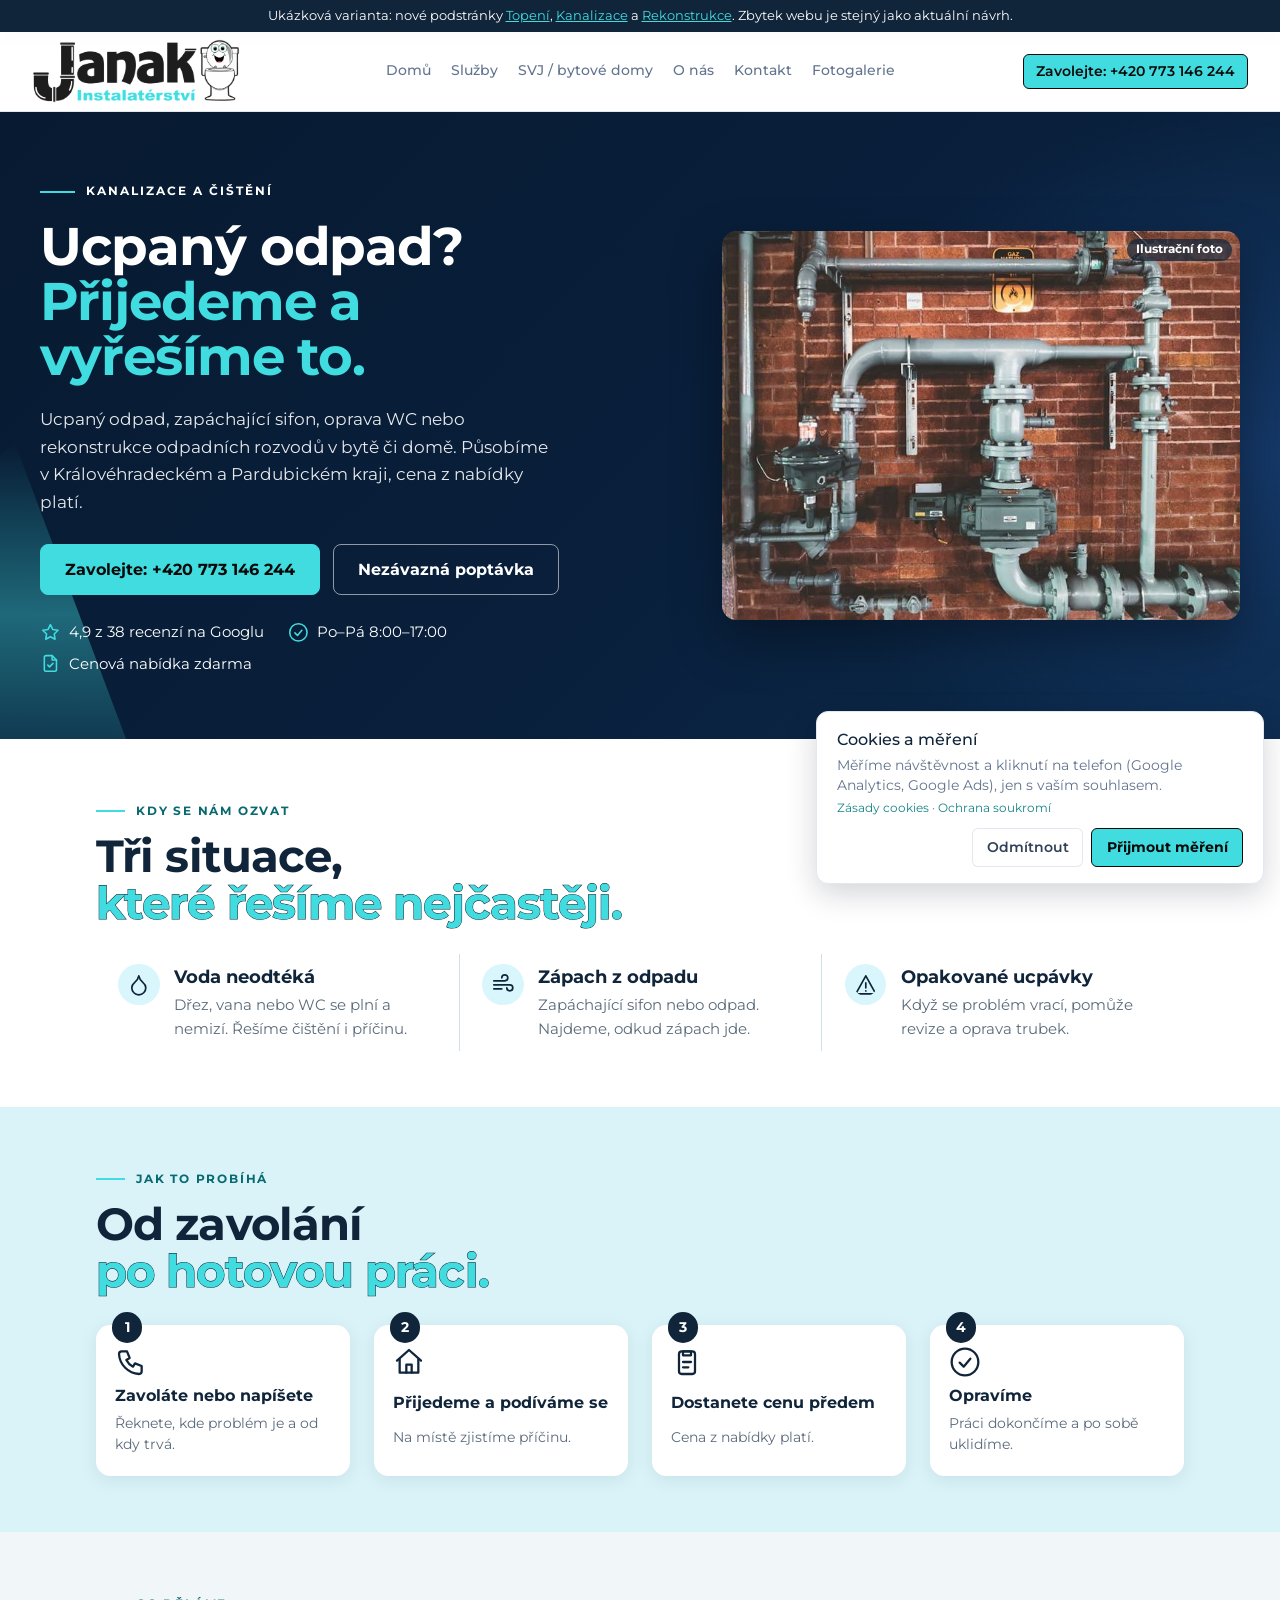
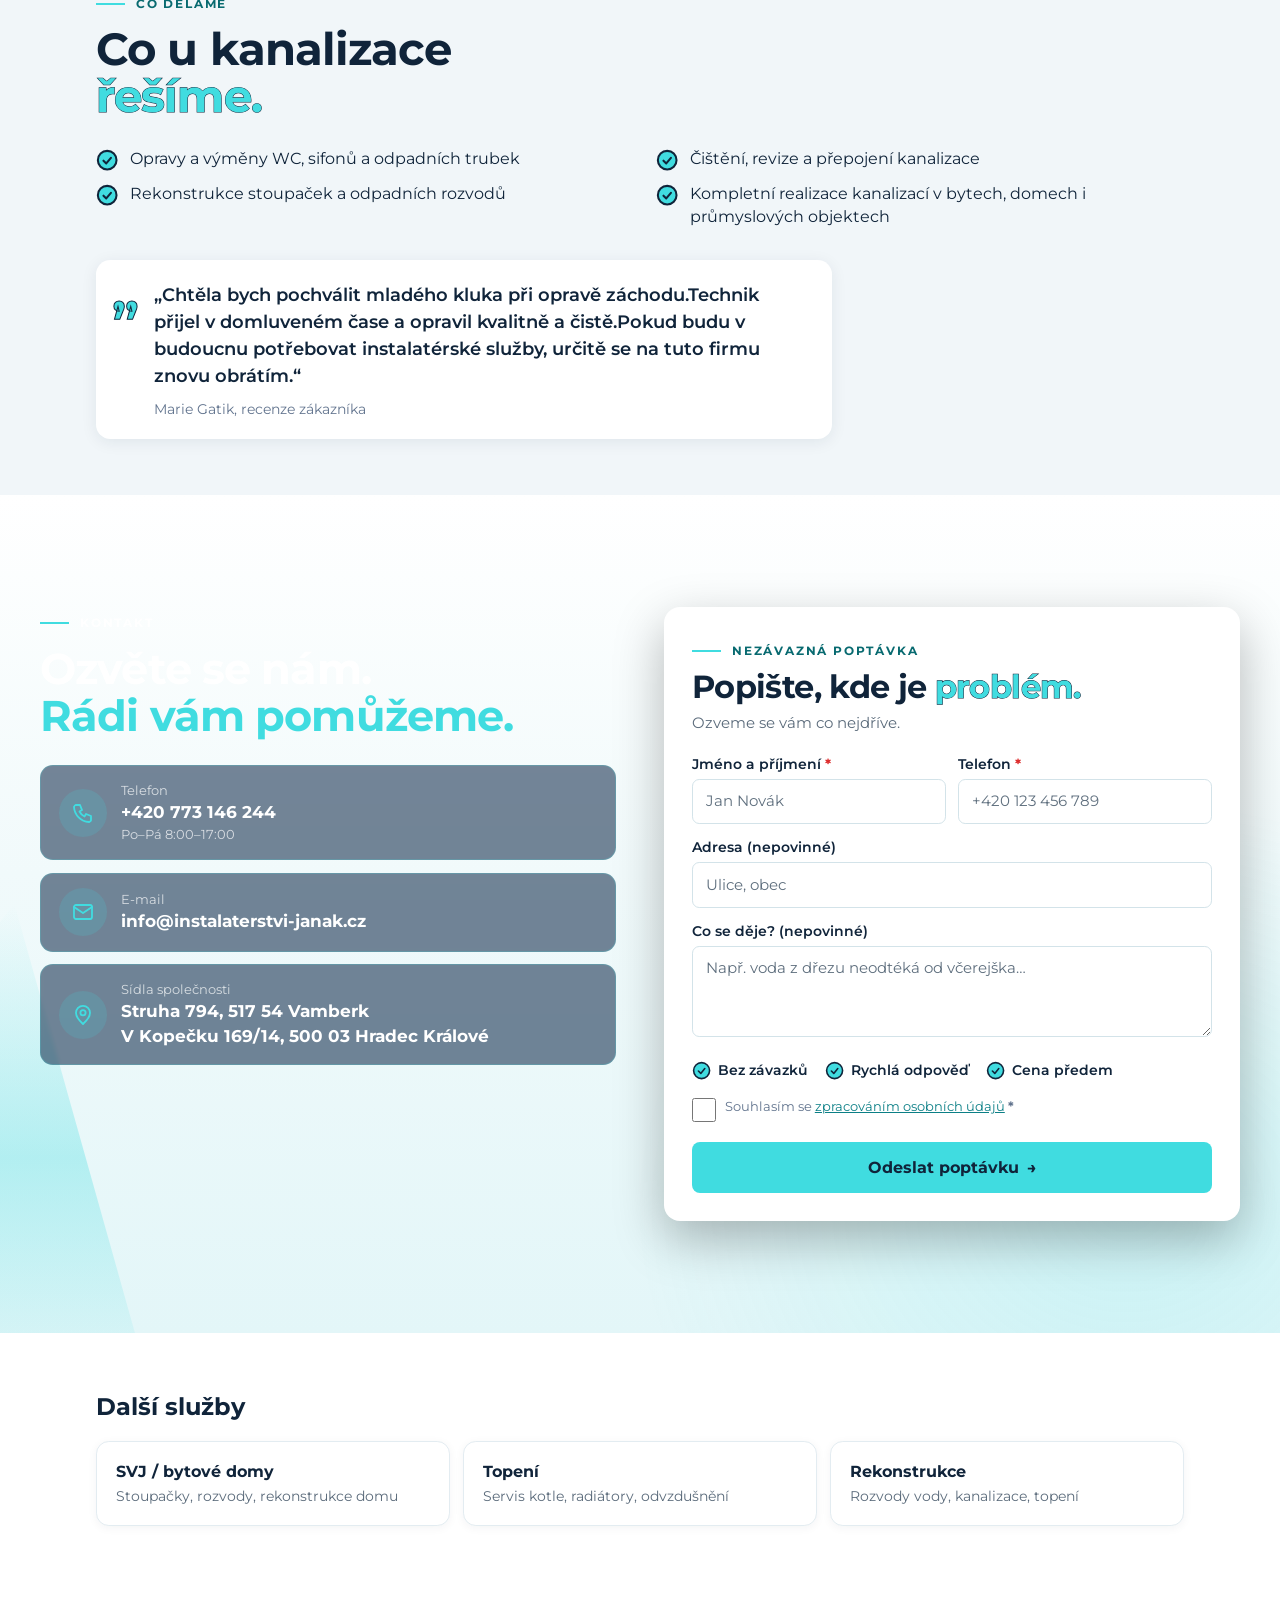
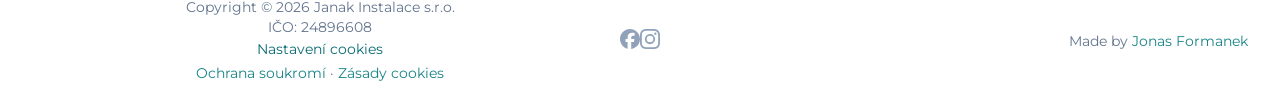
<file: kanalizace.html>
<!doctype html>
<html lang="cs-CZ">
<head>
<meta charset="utf-8">
<meta name="viewport" content="width=device-width, initial-scale=1">
<meta name="theme-color" content="#ffffff">
<meta name="robots" content="noindex, nofollow">
<title>Čištění a oprava kanalizace – Královéhradecký a Pardubický kraj | Janak instalatérství</title>
<meta name="description" content="Čištění kanalizace, oprava sifonů a WC, rekonstrukce odpadních rozvodů v Královéhradeckém a Pardubickém kraji. Zavolejte na +420 773 146 244.">
<meta property="og:type" content="website">
<meta property="og:site_name" content="Janak instalatérství">
<meta property="og:title" content="Čištění a oprava kanalizace">
<meta property="og:description" content="Čištění kanalizace, oprava sifonů a WC, rekonstrukce odpadních rozvodů v Královéhradeckém a Pardubickém kraji. Zavolejte na +420 773 146 244.">
<meta property="og:url" content="https://j4manek.github.io/janak-web-navrh/kanalizace.html">
<meta property="og:image" content="https://j4manek.github.io/janak-web-navrh/assets/img/logo.png">
<meta name="twitter:card" content="summary">
<link rel="icon" type="image/png" sizes="32x32" href="assets/img/favicon-32x32.png">
<link rel="icon" type="image/png" sizes="16x16" href="assets/img/favicon-16x16.png">
<link rel="apple-touch-icon" sizes="180x180" href="assets/img/apple-touch-icon.png">
<link rel="stylesheet" href="assets/css/entry.css">
<link rel="stylesheet" href="assets/css/inline.css">
<link rel="stylesheet" href="assets/css/navrh.css?v=47">
<link rel="stylesheet" href="assets/css/premium.css?v=39">
<link rel="stylesheet" href="assets/css/ukazka.css?v=2">
<script src="assets/js/mereni.js?v=3" defer></script>
<script src="assets/js/navrh.js?v=7" defer></script>
<script src="assets/js/premium.js?v=3" defer></script>
</head>
<body class="pm-page pm-svj" data-consent="unset"><div class="var-strip" role="note">Ukázková varianta: nové podstránky <a href="topeni.html">Topení</a>, <a href="kanalizace.html">Kanalizace</a> a <a href="rekonstrukce.html">Rekonstrukce</a>. Zbytek webu je stejný jako aktuální návrh.</div>
<div id="app" class="isolate">
<header class="bg-default/75 backdrop-blur border-b border-default h-(--ui-header-height) sticky top-0 z-50"><a class="skip-link" href="#main">Přejít na obsah</a><div class="w-full max-w-(--ui-container) mx-auto px-4 sm:px-6 lg:px-8 flex items-center justify-between gap-3 h-full"><div class="lg:flex-1 flex items-center gap-1.5"><a href="index.html" aria-label="Janak instalatérství" class="focus-visible:outline-primary shrink-0 font-bold text-xl text-highlighted flex items-end gap-1.5"><div class="flex items-center flex-nowrap gap-4"><img alt="Janak instalatérství" class="h-16 w-auto" src="assets/img/logo.png"></div></a></div><div class="hidden lg:flex"><nav data-collapsed="false" class="relative gap-1.5 [&amp;&gt;div]:min-w-0 items-center justify-between hidden lg:flex" aria-label="Hlavní" data-orientation="horizontal" dir="ltr" data-reka-navigation-menu><div style="position:relative;"><ul class="isolate min-w-0 flex items-center" data-orientation="horizontal"><li data-menu-item class="min-w-0 py-2"><a href="index.html" data-reka-collection-item class="group relative w-full flex items-center gap-1.5 font-medium text-sm before:absolute before:z-[-1] before:rounded-md focus:outline-none focus-visible:outline-none dark:focus-visible:outline-none focus-visible:before:ring-inset focus-visible:before:ring-2 focus-visible:before:ring-primary px-2.5 py-1.5 before:inset-x-px before:inset-y-0 text-muted hover:before:bg-elevated/50 transition-colors before:transition-colors data-[state=open]:text-highlighted data-[state=open]:before:bg-elevated/50 hover:text-primary"><span class="truncate">Domů</span></a></li><li data-menu-item class="min-w-0 py-2"><a href="index.html#sluzby" data-reka-collection-item class="group relative w-full flex items-center gap-1.5 font-medium text-sm before:absolute before:z-[-1] before:rounded-md focus:outline-none focus-visible:outline-none dark:focus-visible:outline-none focus-visible:before:ring-inset focus-visible:before:ring-2 focus-visible:before:ring-primary px-2.5 py-1.5 before:inset-x-px before:inset-y-0 text-muted hover:before:bg-elevated/50 transition-colors before:transition-colors data-[state=open]:text-highlighted data-[state=open]:before:bg-elevated/50 hover:text-primary"><span class="truncate">Služby</span></a></li><li data-menu-item class="min-w-0 py-2"><a href="svj-developeri.html" data-reka-collection-item class="group relative w-full flex items-center gap-1.5 font-medium text-sm before:absolute before:z-[-1] before:rounded-md focus:outline-none focus-visible:outline-none dark:focus-visible:outline-none focus-visible:before:ring-inset focus-visible:before:ring-2 focus-visible:before:ring-primary px-2.5 py-1.5 before:inset-x-px before:inset-y-0 text-muted hover:before:bg-elevated/50 transition-colors before:transition-colors data-[state=open]:text-highlighted data-[state=open]:before:bg-elevated/50 hover:text-primary"><span class="truncate">SVJ / bytové domy</span></a></li><li data-menu-item class="min-w-0 py-2"><a href="index.html#o-nas" data-reka-collection-item class="group relative w-full flex items-center gap-1.5 font-medium text-sm before:absolute before:z-[-1] before:rounded-md focus:outline-none focus-visible:outline-none dark:focus-visible:outline-none focus-visible:before:ring-inset focus-visible:before:ring-2 focus-visible:before:ring-primary px-2.5 py-1.5 before:inset-x-px before:inset-y-0 text-muted hover:before:bg-elevated/50 transition-colors before:transition-colors data-[state=open]:text-highlighted data-[state=open]:before:bg-elevated/50 hover:text-primary"><span class="truncate">O nás</span></a></li><li data-menu-item class="min-w-0 py-2"><a href="index.html#kontakt" data-reka-collection-item class="group relative w-full flex items-center gap-1.5 font-medium text-sm before:absolute before:z-[-1] before:rounded-md focus:outline-none focus-visible:outline-none dark:focus-visible:outline-none focus-visible:before:ring-inset focus-visible:before:ring-2 focus-visible:before:ring-primary px-2.5 py-1.5 before:inset-x-px before:inset-y-0 text-muted hover:before:bg-elevated/50 transition-colors before:transition-colors data-[state=open]:text-highlighted data-[state=open]:before:bg-elevated/50 hover:text-primary"><span class="truncate">Kontakt</span></a></li><li data-menu-item class="min-w-0 py-2"><a href="fotogalerie.html" data-reka-collection-item class="group relative w-full flex items-center gap-1.5 font-medium text-sm before:absolute before:z-[-1] before:rounded-md focus:outline-none focus-visible:outline-none dark:focus-visible:outline-none focus-visible:before:ring-inset focus-visible:before:ring-2 focus-visible:before:ring-primary px-2.5 py-1.5 before:inset-x-px before:inset-y-0 text-muted hover:before:bg-elevated/50 transition-colors before:transition-colors data-[state=open]:text-highlighted data-[state=open]:before:bg-elevated/50 hover:text-primary"><span class="truncate">Fotogalerie</span></a></li></ul></div><div class="absolute top-full left-0 flex w-full justify-center"></div></nav></div><div class="flex items-center justify-end lg:flex-1 gap-1.5"><div class="phone-wrap"><a href="tel:+420773146244" data-tel-loc="header_phone" class="btn-call">Zavolejte: +420 773 146 244</a></div><button type="button" aria-label="Otevřít menu" aria-expanded="false" aria-controls="mobile-nav" data-menu-toggle class="rounded-md font-medium inline-flex items-center disabled:cursor-not-allowed aria-disabled:cursor-not-allowed disabled:opacity-75 aria-disabled:opacity-75 transition-colors text-sm gap-1.5 text-default hover:bg-elevated active:bg-elevated focus:outline-none focus-visible:bg-elevated hover:disabled:bg-transparent dark:hover:disabled:bg-transparent hover:aria-disabled:bg-transparent dark:hover:aria-disabled:bg-transparent p-1.5 lg:hidden -me-1.5"><span class="iconify i-lucide:menu shrink-0 size-5" aria-hidden="true" style=""></span></button></div></div></header><nav id="mobile-nav" class="mobile-nav" aria-label="Mobilní menu" hidden><a href="index.html">Domů</a><a href="index.html#sluzby">Služby</a><a href="svj-developeri.html">SVJ / bytové domy</a><a href="index.html#o-nas">O nás</a><a href="index.html#oblast">Oblast</a><a href="index.html#kontakt">Kontakt</a><a href="fotogalerie.html">Fotogalerie</a></nav><main id="main" tabindex="-1">
<section class="ks-hero">
  <div class="ks-hero__in">
    <div class="ks-hero__txt">
      <span class="sd-kicker">Kanalizace a čištění</span>
      <h1 class="sd-title">Ucpaný odpad? <em>Přijedeme a vyřešíme to.</em></h1>
      <p class="sd-lede">Ucpaný odpad, zapáchající sifon, oprava WC nebo rekonstrukce odpadních rozvodů v bytě či domě. Působíme v Královéhradeckém a Pardubickém kraji, cena z nabídky platí.</p>
      <div class="sd-cta"><a href="tel:+420773146244" data-tel-loc="kanalizace_hero" class="sd-btn sd-btn--solid">Zavolejte: +420 773 146 244</a><a href="#formular" data-cta="kanalizace_hero_poptavka" class="sd-btn sd-btn--ghost">Nezávazná poptávka</a></div>
      <ul class="ks-trust"><li><svg class="ks-ti" viewBox="0 0 24 24" aria-hidden="true"><path d="M12 3l2.7 5.6 6.1.9-4.4 4.3 1 6.1L12 17l-5.4 2.9 1-6.1L3.2 9.5l6.1-.9z"/></svg><span>4,9 z 38 recenzí na Googlu</span></li><li><svg class="ks-ti" viewBox="0 0 24 24" aria-hidden="true"><circle cx="12" cy="12" r="10"/><path d="M8 12.5l3 3 5-6"/></svg><span>Po–Pá 8:00–17:00</span></li><li><svg class="ks-ti" viewBox="0 0 24 24" aria-hidden="true"><path d="M14 3H7a2 2 0 0 0-2 2v14a2 2 0 0 0 2 2h10a2 2 0 0 0 2-2V8z"/><path d="M14 3v5h5"/><path d="M9 14l2 2 4-4"/></svg><span>Cenová nabídka zdarma</span></li></ul>
    </div>
    <figure class="ks-hero__img"><img src="assets/img/stock-potrubi-sede.jpg" width="700" height="700" alt="Odpadní potrubí na zdi"><span class="lt-ill">Ilustrační foto</span></figure>
  </div>
</section>
<section class="ks-sec ks-when"><div class="pm-wrap"><span class="sv-label">Kdy se nám ozvat</span><h2 class="lt-h2">Tři situace, <em>které řešíme nejčastěji.</em></h2><ul class="ks-when__list"><li><svg class="ks-i" viewBox="0 0 24 24" aria-hidden="true"><path d="M12 22a7 7 0 0 0 7-7c0-2-1-3.9-3-5.5s-3.5-4-4-6.5c-.5 2.5-2 4.9-4 6.5C6 11.1 5 13 5 15a7 7 0 0 0 7 7z"/></svg><div><strong>Voda neodtéká</strong><span>Dřez, vana nebo WC se plní a nemizí. Řešíme čištění i příčinu.</span></div></li><li><svg class="ks-i" viewBox="0 0 24 24" aria-hidden="true"><path d="M3 8h11a3 3 0 1 0-3-3M3 12h16a3 3 0 1 1-3 3M3 16h8"/></svg><div><strong>Zápach z odpadu</strong><span>Zapáchající sifon nebo odpad. Najdeme, odkud zápach jde.</span></div></li><li><svg class="ks-i" viewBox="0 0 24 24" aria-hidden="true"><path d="M12 3l10 18H2z"/><path d="M12 10v5M12 18v.1"/></svg><div><strong>Opakované ucpávky</strong><span>Když se problém vrací, pomůže revize a oprava trubek.</span></div></li></ul></div></section>
<section class="ks-sec ks-how"><div class="pm-wrap"><span class="sv-label">Jak to probíhá</span><h2 class="lt-h2">Od zavolání <em>po hotovou práci.</em></h2><ol class="ks-steps"><li><span class="ks-n">1</span><svg class="ks-si" viewBox="0 0 24 24" aria-hidden="true"><path d="M5 4h4l2 5-2.5 1.5a11 11 0 0 0 5 5L15 13l5 2v4a2 2 0 0 1-2 2A16 16 0 0 1 3 6a2 2 0 0 1 2-2z"/></svg><strong>Zavoláte nebo napíšete</strong><span>Řeknete, kde problém je a od kdy trvá.</span></li><li><span class="ks-n">2</span><svg class="ks-si" viewBox="0 0 24 24" aria-hidden="true"><path d="M3 11l9-8 9 8"/><path d="M5 10v10h14V10"/><path d="M10 20v-6h4v6"/></svg><strong>Přijedeme a podíváme se</strong><span>Na místě zjistíme příčinu.</span></li><li><span class="ks-n">3</span><svg class="ks-si" viewBox="0 0 24 24" aria-hidden="true"><rect x="6" y="4" width="12" height="17" rx="2"/><path d="M9 4h6v3H9z"/><path d="M9 12h6M9 16h4"/></svg><strong>Dostanete cenu předem</strong><span>Cena z nabídky platí.</span></li><li><span class="ks-n">4</span><svg class="ks-si" viewBox="0 0 24 24" aria-hidden="true"><circle cx="12" cy="12" r="10"/><path d="M8 12.5l3 3 5-6"/></svg><strong>Opravíme</strong><span>Práci dokončíme a po sobě uklidíme.</span></li></ol></div></section>
<section class="ks-sec ks-do"><div class="pm-wrap"><span class="sv-label">Co děláme</span><h2 class="lt-h2">Co u kanalizace <em>řešíme.</em></h2><ul class="ks-do__list"><li><svg class="ks-ck" viewBox="0 0 24 24" aria-hidden="true"><circle cx="12" cy="12" r="10"/><path d="M8 12.5l3 3 5-6"/></svg>Opravy a výměny WC, sifonů a odpadních trubek</li><li><svg class="ks-ck" viewBox="0 0 24 24" aria-hidden="true"><circle cx="12" cy="12" r="10"/><path d="M8 12.5l3 3 5-6"/></svg>Čištění, revize a přepojení kanalizace</li><li><svg class="ks-ck" viewBox="0 0 24 24" aria-hidden="true"><circle cx="12" cy="12" r="10"/><path d="M8 12.5l3 3 5-6"/></svg>Rekonstrukce stoupaček a odpadních rozvodů</li><li><svg class="ks-ck" viewBox="0 0 24 24" aria-hidden="true"><circle cx="12" cy="12" r="10"/><path d="M8 12.5l3 3 5-6"/></svg>Kompletní realizace kanalizací v bytech, domech i průmyslových objektech</li></ul>
<blockquote class="sv-quote"><p>„Chtěla bych pochválit mladého kluka při opravě záchodu.Technik přijel v domluveném čase a opravil kvalitně a čistě.Pokud budu v budoucnu potřebovat instalatérské služby, určitě se na tuto firmu znovu obrátím.“</p><cite>Marie Gatik, recenze zákazníka</cite></blockquote></div></section>
<section class="ks-contact" id="kontakt"><div class="ks-contact__in">
  <div class="ks-contact__l"><span class="sv-label">Kontakt</span><h2 class="sv-h2">Ozvěte se nám. <em>Rádi vám pomůžeme.</em></h2>
    <ul class="sv-cinfo"><li><svg class="" viewBox="0 0 24 24" aria-hidden="true"><path d="M5 4h4l2 5-2.5 1.5a11 11 0 0 0 5 5L15 13l5 2v4a2 2 0 0 1-2 2A16 16 0 0 1 3 6a2 2 0 0 1 2-2z"/></svg><div><span>Telefon</span><a href="tel:+420773146244" data-tel-loc="kanalizace_kontakt">+420 773 146 244</a><small>Po–Pá 8:00–17:00</small></div></li><li><svg class="" viewBox="0 0 24 24" aria-hidden="true"><rect x="3" y="5" width="18" height="14" rx="2"/><path d="M3 7l9 6 9-6"/></svg><div><span>E-mail</span><a href="mailto:info@instalaterstvi-janak.cz" data-email-loc="kanalizace_kontakt">info@instalaterstvi-janak.cz</a></div></li><li><svg class="" viewBox="0 0 24 24" aria-hidden="true"><path d="M12 21s-7-6.2-7-11.2A7 7 0 0 1 19 9.8C19 14.8 12 21 12 21z"/><circle cx="12" cy="9.8" r="2.6"/></svg><div><span>Sídla společnosti</span><strong>Struha 794, 517 54 Vamberk</strong><strong>V Kopečku 169/14, 500 03 Hradec Králové</strong></div></li></ul></div>
  <div class="sv-formcard" id="formular"><span class="sv-label sv-label--dark">Nezávazná poptávka</span><h3 class="sv-formcard__h">Popište, kde je <em>problém.</em></h3><p class="sv-formcard__sub">Ozveme se vám co nejdříve.</p>
  <form data-lead-form data-form-type="kanalizace" class="sv-form"><input type="hidden" name="service" value="kanalizace"><div class="sv-form__grid">
    <label class="sv-field"><span>Jméno a příjmení <b aria-hidden="true">*</b></span><input name="name" type="text" required autocomplete="name" placeholder="Jan Novák" class="sv-input"></label>
    <label class="sv-field"><span>Telefon <b aria-hidden="true">*</b></span><input name="phone" type="tel" inputmode="tel" required autocomplete="tel" placeholder="+420 123 456 789" class="sv-input"></label>
    <label class="sv-field sv-field--full"><span>Adresa (nepovinné)</span><input name="address" type="text" autocomplete="street-address" placeholder="Ulice, obec" class="sv-input"></label>
    <label class="sv-field sv-field--full"><span>Co se děje? (nepovinné)</span><textarea name="message" rows="3" placeholder="Např. voda z dřezu neodtéká od včerejška…" class="sv-input"></textarea></label></div>
    <ul class="sv-checks"><li><svg class="" viewBox="0 0 24 24" aria-hidden="true"><circle cx="12" cy="12" r="10"/><path d="M8 12.5l3 3 5-6"/></svg>Bez závazků</li><li><svg class="" viewBox="0 0 24 24" aria-hidden="true"><circle cx="12" cy="12" r="10"/><path d="M8 12.5l3 3 5-6"/></svg>Rychlá odpověď</li><li><svg class="" viewBox="0 0 24 24" aria-hidden="true"><circle cx="12" cy="12" r="10"/><path d="M8 12.5l3 3 5-6"/></svg>Cena předem</li></ul>
    <label class="sv-gdpr"><input name="gdpr" type="checkbox" required><span>Souhlasím se <a href="ochrana-soukromi.html">zpracováním osobních údajů</a> <b aria-hidden="true">*</b></span></label>
    <button type="submit" class="sv-btn sv-btn--send">Odeslat poptávku <span aria-hidden="true">→</span></button>
    <p data-thanks hidden role="status" class="sv-thanks form-thanks"><strong>Děkujeme, budeme Vás co nejdříve kontaktovat.</strong> <span class="ov">[prototyp: zpráva se nikam neodeslala]</span></p></form></div>
</div></section>
<section class="ks-sec ks-more"><div class="pm-wrap"><h2 class="ks-more__h">Další služby</h2><div class="ks-more__grid"><a href="svj-developeri.html"><strong>SVJ / bytové domy</strong><span>Stoupačky, rozvody, rekonstrukce domu</span></a><a href="topeni.html"><strong>Topení</strong><span>Servis kotle, radiátory, odvzdušnění</span></a><a href="rekonstrukce.html"><strong>Rekonstrukce</strong><span>Rozvody vody, kanalizace, topení</span></a></div></div></section>
</main><footer><div class="w-full max-w-(--ui-container) mx-auto px-4 sm:px-6 lg:px-8 py-8 lg:py-4 lg:flex lg:items-center lg:justify-between lg:gap-x-3"><div class="lg:flex-1 flex items-center justify-center lg:justify-end gap-x-1.5 lg:order-3"><p class="text-muted text-sm">Made by <a href="tel:+420702088581" class="text-primary hover:underline">Jonas Formanek</a></p></div><div class="mt-3 lg:mt-0 lg:order-2 flex items-center justify-center"><nav data-collapsed="false" class="relative flex gap-1.5 [&amp;&gt;div]:min-w-0 items-center justify-between" aria-label="Main" data-orientation="horizontal" dir="ltr" data-reka-navigation-menu><div style="position:relative;"><ul class="isolate min-w-0 flex items-center" data-orientation="horizontal"><li data-menu-item class="min-w-0 py-2"><a href="https://www.facebook.com/profile.php?id=61565203664697" aria-label="Facebook Janak instalatérství" rel="noopener noreferrer" target="_blank" data-reka-collection-item class="group relative w-full flex items-center gap-1.5 font-medium text-sm before:absolute before:z-[-1] before:rounded-md focus:outline-none focus-visible:outline-none dark:focus-visible:outline-none focus-visible:before:ring-inset focus-visible:before:ring-2 focus-visible:before:ring-primary px-2.5 py-1.5 before:inset-x-px before:inset-y-0 text-muted hover:text-highlighted transition-colors data-[state=open]:text-highlighted"><span class="iconify i-simple-icons:facebook shrink-0 size-5 text-dimmed group-hover:text-default transition-colors group-data-[state=open]:text-default" aria-hidden="true" style=""></span></a></li><li data-menu-item class="min-w-0 py-2"><a href="https://www.instagram.com/instalaterstvi_janak/" aria-label="Instagram Janak instalatérství" rel="noopener noreferrer" target="_blank" data-reka-collection-item class="group relative w-full flex items-center gap-1.5 font-medium text-sm before:absolute before:z-[-1] before:rounded-md focus:outline-none focus-visible:outline-none dark:focus-visible:outline-none focus-visible:before:ring-inset focus-visible:before:ring-2 focus-visible:before:ring-primary px-2.5 py-1.5 before:inset-x-px before:inset-y-0 text-muted hover:text-highlighted transition-colors data-[state=open]:text-highlighted"><span class="iconify i-simple-icons:instagram shrink-0 size-5 text-dimmed group-hover:text-default transition-colors group-data-[state=open]:text-default" aria-hidden="true" style=""></span></a></li></ul></div><div class="absolute top-full left-0 flex w-full justify-center"></div></nav></div><div class="flex items-center justify-center lg:justify-start lg:flex-1 gap-x-1.5 mt-3 lg:mt-0 lg:order-1 flex-col"><p class="text-muted text-sm"> Copyright © 2026 Janak Instalace s.r.o. </p><p class="text-muted text-sm">IČO: 24896608</p><p class="text-muted text-sm"><button type="button" data-cookie-reset class="text-primary hover:underline">Nastavení cookies</button></p><p class="text-muted text-sm"><a href="ochrana-soukromi.html" class="text-primary hover:underline">Ochrana soukromí</a> · <a href="zasady-cookies.html" class="text-primary hover:underline">Zásady cookies</a></p></div></div></footer><div class="call-bar" role="region" aria-label="Rychlý kontakt"><a href="tel:+420773146244" data-tel-loc="landing_kanalizace" class="call-bar__call">Zavolat</a><a href="#poptavka" data-cta="landing_kanalizace_poptavka" class="call-bar__form">Poptávka</a></div><div class="cookie-banner" role="dialog" aria-label="Cookies a měření" hidden><div class="cookie-banner__text"><p class="font-medium text-highlighted">Cookies a měření</p><p class="text-sm text-muted">Měříme návštěvnost a kliknutí na telefon (Google Analytics, Google Ads), jen s vaším souhlasem.</p><p class="text-xs text-muted"><a href="zasady-cookies.html" class="text-primary hover:underline">Zásady cookies</a> · <a href="ochrana-soukromi.html" class="text-primary hover:underline">Ochrana soukromí</a></p></div><div class="cookie-banner__btns"><button type="button" data-consent-set="denied" class="cookie-btn cookie-btn--ghost">Odmítnout</button><button type="button" data-consent-set="granted" class="cookie-btn">Přijmout měření</button></div></div></div>
</body>
</html>
</file>
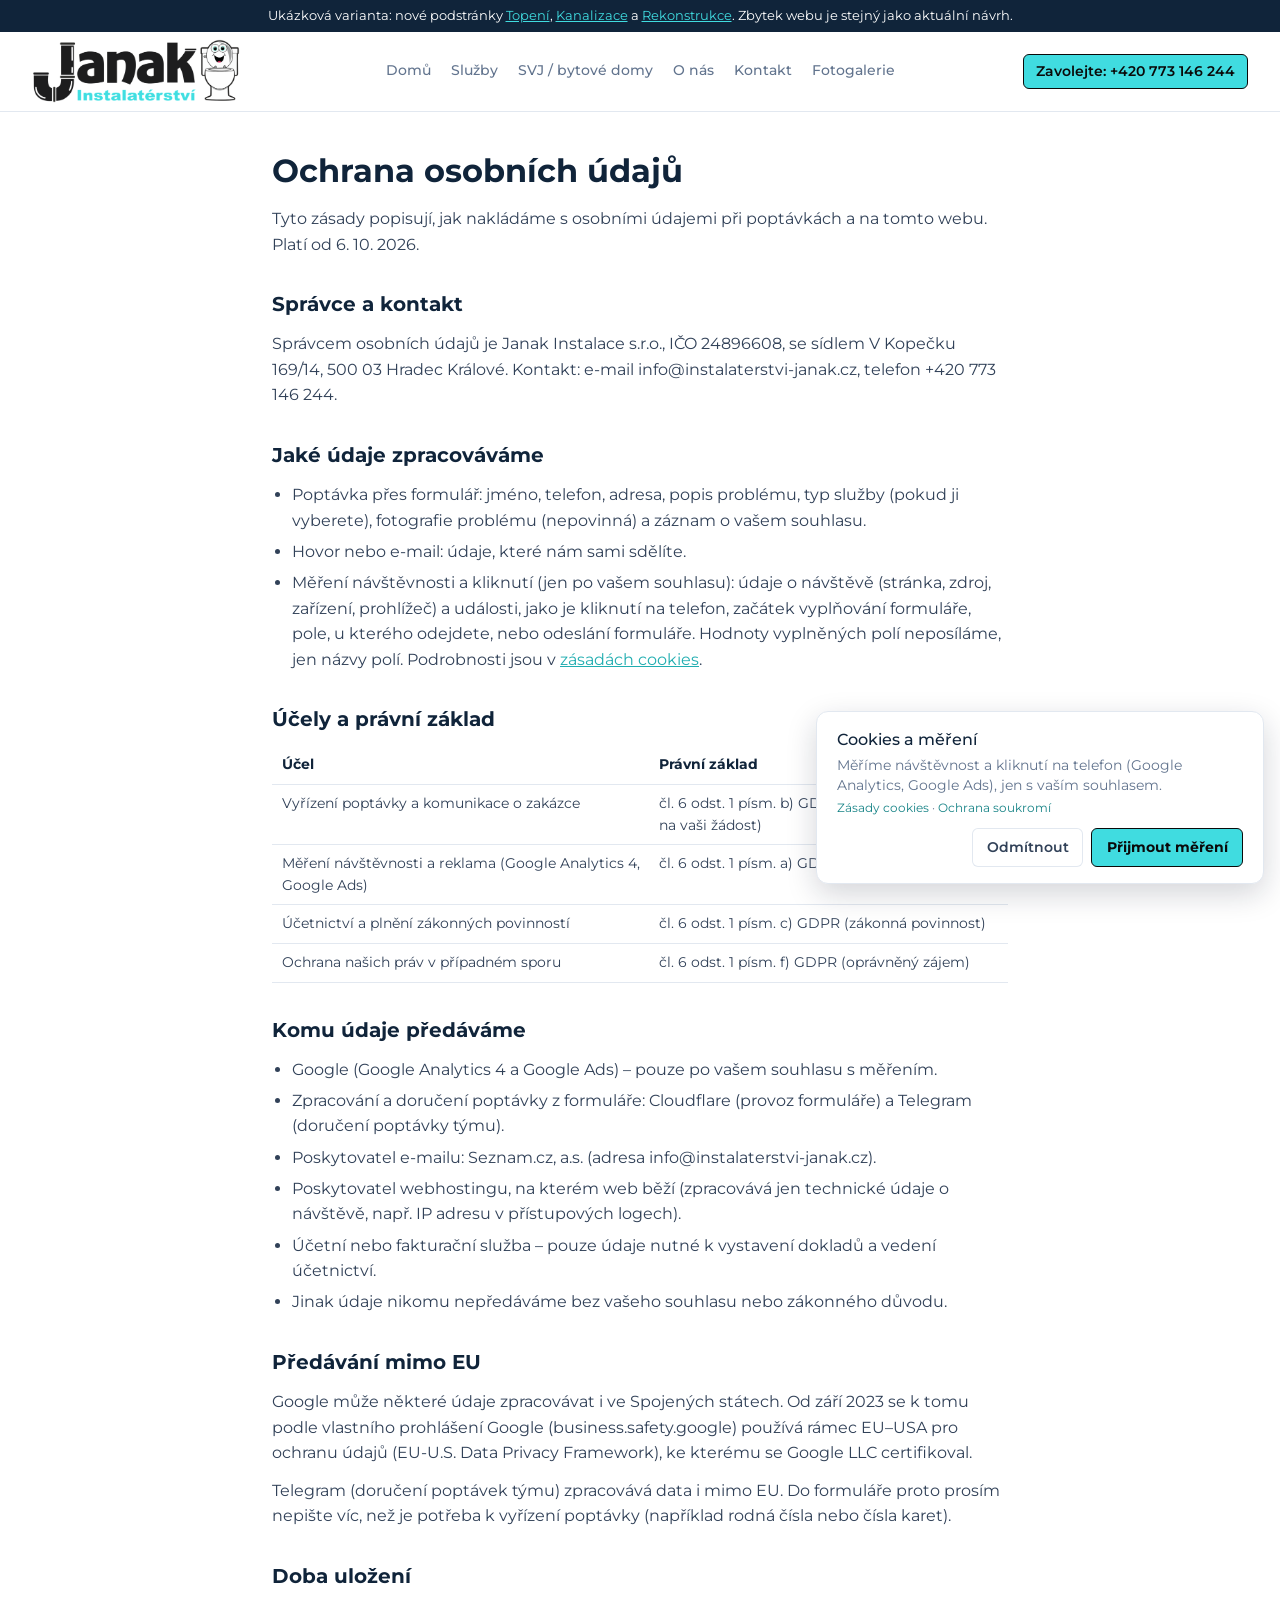
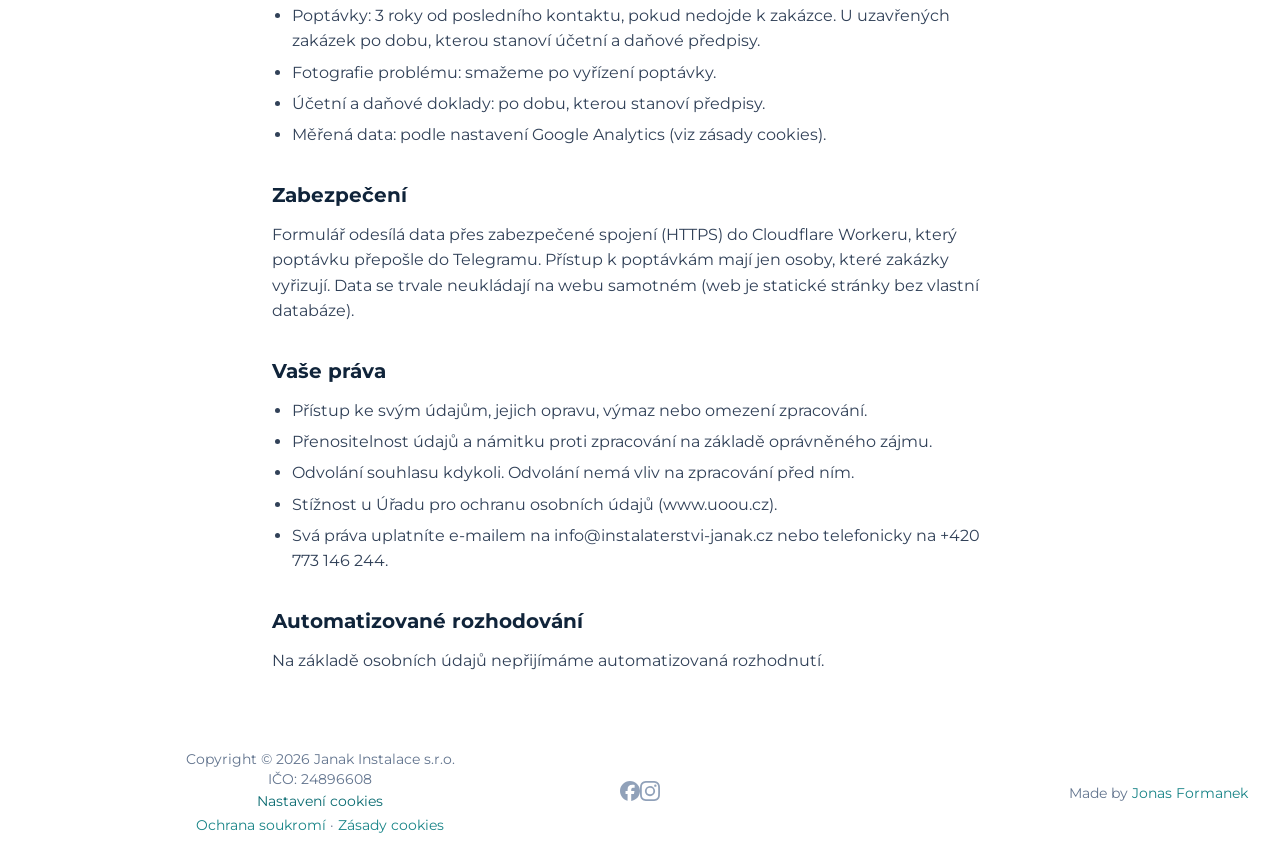
<file: ochrana-soukromi.html>
<!doctype html>
<html lang="cs-CZ">
<head>
<meta charset="utf-8">
<meta name="viewport" content="width=device-width, initial-scale=1">
<meta name="theme-color" content="#ffffff">
<meta name="robots" content="noindex, nofollow">
<title>Ochrana osobních údajů | Janak instalatérství</title>
<meta name="description" content="Jaké osobní údaje zpracovává Janak instalatérství, proč a jaká máte práva.">
<meta property="og:type" content="website">
<meta property="og:site_name" content="Janak instalatérství">
<meta property="og:title" content="Ochrana osobních údajů">
<meta property="og:description" content="Jaké osobní údaje zpracovává Janak instalatérství, proč a jaká máte práva.">
<meta property="og:url" content="https://j4manek.github.io/janak-web-navrh/ochrana-soukromi.html">
<meta property="og:image" content="https://j4manek.github.io/janak-web-navrh/assets/img/logo.png">
<meta name="twitter:card" content="summary">
<link rel="icon" type="image/png" sizes="32x32" href="assets/img/favicon-32x32.png">
<link rel="icon" type="image/png" sizes="16x16" href="assets/img/favicon-16x16.png">
<link rel="apple-touch-icon" sizes="180x180" href="assets/img/apple-touch-icon.png">
<link rel="stylesheet" href="assets/css/entry.css">
<link rel="stylesheet" href="assets/css/inline.css">
<link rel="stylesheet" href="assets/css/navrh.css?v=47">
<script src="assets/js/mereni.js?v=3" defer></script>
<script src="assets/js/navrh.js?v=7" defer></script>
</head>
<body data-consent="unset"><div class="var-strip" role="note">Ukázková varianta: nové podstránky <a href="topeni.html">Topení</a>, <a href="kanalizace.html">Kanalizace</a> a <a href="rekonstrukce.html">Rekonstrukce</a>. Zbytek webu je stejný jako aktuální návrh.</div>
<div id="app" class="isolate">
<header class="bg-default/75 backdrop-blur border-b border-default h-(--ui-header-height) sticky top-0 z-50"><a class="skip-link" href="#main">Přejít na obsah</a><div class="w-full max-w-(--ui-container) mx-auto px-4 sm:px-6 lg:px-8 flex items-center justify-between gap-3 h-full"><div class="lg:flex-1 flex items-center gap-1.5"><a href="index.html" aria-label="Janak instalatérství" class="focus-visible:outline-primary shrink-0 font-bold text-xl text-highlighted flex items-end gap-1.5"><div class="flex items-center flex-nowrap gap-4"><img alt="Janak instalatérství" class="h-16 w-auto" src="assets/img/logo.png"></div></a></div><div class="hidden lg:flex"><nav data-collapsed="false" class="relative gap-1.5 [&amp;&gt;div]:min-w-0 items-center justify-between hidden lg:flex" aria-label="Hlavní" data-orientation="horizontal" dir="ltr" data-reka-navigation-menu><div style="position:relative;"><ul class="isolate min-w-0 flex items-center" data-orientation="horizontal"><li data-menu-item class="min-w-0 py-2"><a href="index.html" data-reka-collection-item class="group relative w-full flex items-center gap-1.5 font-medium text-sm before:absolute before:z-[-1] before:rounded-md focus:outline-none focus-visible:outline-none dark:focus-visible:outline-none focus-visible:before:ring-inset focus-visible:before:ring-2 focus-visible:before:ring-primary px-2.5 py-1.5 before:inset-x-px before:inset-y-0 text-muted hover:before:bg-elevated/50 transition-colors before:transition-colors data-[state=open]:text-highlighted data-[state=open]:before:bg-elevated/50 hover:text-primary"><span class="truncate">Domů</span></a></li><li data-menu-item class="min-w-0 py-2"><a href="index.html#sluzby" data-reka-collection-item class="group relative w-full flex items-center gap-1.5 font-medium text-sm before:absolute before:z-[-1] before:rounded-md focus:outline-none focus-visible:outline-none dark:focus-visible:outline-none focus-visible:before:ring-inset focus-visible:before:ring-2 focus-visible:before:ring-primary px-2.5 py-1.5 before:inset-x-px before:inset-y-0 text-muted hover:before:bg-elevated/50 transition-colors before:transition-colors data-[state=open]:text-highlighted data-[state=open]:before:bg-elevated/50 hover:text-primary"><span class="truncate">Služby</span></a></li><li data-menu-item class="min-w-0 py-2"><a href="svj-developeri.html" data-reka-collection-item class="group relative w-full flex items-center gap-1.5 font-medium text-sm before:absolute before:z-[-1] before:rounded-md focus:outline-none focus-visible:outline-none dark:focus-visible:outline-none focus-visible:before:ring-inset focus-visible:before:ring-2 focus-visible:before:ring-primary px-2.5 py-1.5 before:inset-x-px before:inset-y-0 text-muted hover:before:bg-elevated/50 transition-colors before:transition-colors data-[state=open]:text-highlighted data-[state=open]:before:bg-elevated/50 hover:text-primary"><span class="truncate">SVJ / bytové domy</span></a></li><li data-menu-item class="min-w-0 py-2"><a href="index.html#o-nas" data-reka-collection-item class="group relative w-full flex items-center gap-1.5 font-medium text-sm before:absolute before:z-[-1] before:rounded-md focus:outline-none focus-visible:outline-none dark:focus-visible:outline-none focus-visible:before:ring-inset focus-visible:before:ring-2 focus-visible:before:ring-primary px-2.5 py-1.5 before:inset-x-px before:inset-y-0 text-muted hover:before:bg-elevated/50 transition-colors before:transition-colors data-[state=open]:text-highlighted data-[state=open]:before:bg-elevated/50 hover:text-primary"><span class="truncate">O nás</span></a></li><li data-menu-item class="min-w-0 py-2"><a href="index.html#kontakt" data-reka-collection-item class="group relative w-full flex items-center gap-1.5 font-medium text-sm before:absolute before:z-[-1] before:rounded-md focus:outline-none focus-visible:outline-none dark:focus-visible:outline-none focus-visible:before:ring-inset focus-visible:before:ring-2 focus-visible:before:ring-primary px-2.5 py-1.5 before:inset-x-px before:inset-y-0 text-muted hover:before:bg-elevated/50 transition-colors before:transition-colors data-[state=open]:text-highlighted data-[state=open]:before:bg-elevated/50 hover:text-primary"><span class="truncate">Kontakt</span></a></li><li data-menu-item class="min-w-0 py-2"><a href="fotogalerie.html" data-reka-collection-item class="group relative w-full flex items-center gap-1.5 font-medium text-sm before:absolute before:z-[-1] before:rounded-md focus:outline-none focus-visible:outline-none dark:focus-visible:outline-none focus-visible:before:ring-inset focus-visible:before:ring-2 focus-visible:before:ring-primary px-2.5 py-1.5 before:inset-x-px before:inset-y-0 text-muted hover:before:bg-elevated/50 transition-colors before:transition-colors data-[state=open]:text-highlighted data-[state=open]:before:bg-elevated/50 hover:text-primary"><span class="truncate">Fotogalerie</span></a></li></ul></div><div class="absolute top-full left-0 flex w-full justify-center"></div></nav></div><div class="flex items-center justify-end lg:flex-1 gap-1.5"><div class="phone-wrap"><a href="tel:+420773146244" data-tel-loc="header_phone" class="btn-call">Zavolejte: +420 773 146 244</a></div><button type="button" aria-label="Otevřít menu" aria-expanded="false" aria-controls="mobile-nav" data-menu-toggle class="rounded-md font-medium inline-flex items-center disabled:cursor-not-allowed aria-disabled:cursor-not-allowed disabled:opacity-75 aria-disabled:opacity-75 transition-colors text-sm gap-1.5 text-default hover:bg-elevated active:bg-elevated focus:outline-none focus-visible:bg-elevated hover:disabled:bg-transparent dark:hover:disabled:bg-transparent hover:aria-disabled:bg-transparent dark:hover:aria-disabled:bg-transparent p-1.5 lg:hidden -me-1.5"><span class="iconify i-lucide:menu shrink-0 size-5" aria-hidden="true" style=""></span></button></div></div></header><nav id="mobile-nav" class="mobile-nav" aria-label="Mobilní menu" hidden><a href="index.html">Domů</a><a href="index.html#sluzby">Služby</a><a href="svj-developeri.html">SVJ / bytové domy</a><a href="index.html#o-nas">O nás</a><a href="index.html#oblast">Oblast</a><a href="index.html#kontakt">Kontakt</a><a href="fotogalerie.html">Fotogalerie</a></nav><main id="main" tabindex="-1" class="policy"><h1 class="policy__title">Ochrana osobních údajů</h1><p class="policy__p">Tyto zásady popisují, jak nakládáme s osobními údajemi při poptávkách a na tomto webu. Platí od 6. 10. 2026.</p><h2 class="policy__h">Správce a kontakt</h2><p class="policy__p"><!-- TODO: až firma přejde na s.r.o., přepsat správce a IČO i v patičce všech stránek --> Správcem osobních údajů je Janak Instalace s.r.o., IČO 24896608, se sídlem V Kopečku 169/14, 500 03 Hradec Králové. Kontakt: e-mail info@instalaterstvi-janak.cz, telefon +420 773 146 244.</p><h2 class="policy__h">Jaké údaje zpracováváme</h2><ul class="policy__ul"><li>Poptávka přes formulář: jméno, telefon, adresa, popis problému, typ služby (pokud ji vyberete), fotografie problému (nepovinná) a záznam o vašem souhlasu.</li><li>Hovor nebo e-mail: údaje, které nám sami sdělíte.</li><li>Měření návštěvnosti a kliknutí (jen po vašem souhlasu): údaje o návštěvě (stránka, zdroj, zařízení, prohlížeč) a události, jako je kliknutí na telefon, začátek vyplňování formuláře, pole, u kterého odejdete, nebo odeslání formuláře. Hodnoty vyplněných polí neposíláme, jen názvy polí. Podrobnosti jsou v <a href="zasady-cookies.html">zásadách cookies</a>.</li></ul><h2 class="policy__h">Účely a právní základ</h2><div class="policy__tbl"><table><thead><tr><th>Účel</th><th>Právní základ</th></tr></thead><tbody><tr><td>Vyřízení poptávky a komunikace o zakázce</td><td>čl. 6 odst. 1 písm. b) GDPR (jednání o smlouvě na vaši žádost)</td></tr><tr><td>Měření návštěvnosti a reklama (Google Analytics 4, Google Ads)</td><td>čl. 6 odst. 1 písm. a) GDPR (váš souhlas)</td></tr><tr><td>Účetnictví a plnění zákonných povinností</td><td>čl. 6 odst. 1 písm. c) GDPR (zákonná povinnost)</td></tr><tr><td>Ochrana našich práv v případném sporu</td><td>čl. 6 odst. 1 písm. f) GDPR (oprávněný zájem)</td></tr></tbody></table></div><h2 class="policy__h">Komu údaje předáváme</h2><ul class="policy__ul"><li>Google (Google Analytics 4 a Google Ads) – pouze po vašem souhlasu s měřením.</li><li>Zpracování a doručení poptávky z formuláře: Cloudflare (provoz formuláře) a Telegram (doručení poptávky týmu).</li><li>Poskytovatel e-mailu: Seznam.cz, a.s. (adresa info@instalaterstvi-janak.cz).</li><li>Poskytovatel webhostingu, na kterém web běží (zpracovává jen technické údaje o návštěvě, např. IP adresu v přístupových logech).</li><li>Účetní nebo fakturační služba – pouze údaje nutné k vystavení dokladů a vedení účetnictví.</li><li>Jinak údaje nikomu nepředáváme bez vašeho souhlasu nebo zákonného důvodu.</li></ul><h2 class="policy__h">Předávání mimo EU</h2><p class="policy__p">Google může některé údaje zpracovávat i ve Spojených státech. Od září 2023 se k tomu podle vlastního prohlášení Google (business.safety.google) používá rámec EU–USA pro ochranu údajů (EU-U.S. Data Privacy Framework), ke kterému se Google LLC certifikoval.</p><p class="policy__p">Telegram (doručení poptávek týmu) zpracovává data i mimo EU. Do formuláře proto prosím nepište víc, než je potřeba k vyřízení poptávky (například rodná čísla nebo čísla karet).</p><h2 class="policy__h">Doba uložení</h2><ul class="policy__ul"><li>Poptávky: 3 roky od posledního kontaktu, pokud nedojde k zakázce. U uzavřených zakázek po dobu, kterou stanoví účetní a daňové předpisy.</li><li>Fotografie problému: smažeme po vyřízení poptávky.</li><li>Účetní a daňové doklady: po dobu, kterou stanoví předpisy.</li><li>Měřená data: podle nastavení Google Analytics (viz zásady cookies).</li></ul><h2 class="policy__h">Zabezpečení</h2><p class="policy__p">Formulář odesílá data přes zabezpečené spojení (HTTPS) do Cloudflare Workeru, který poptávku přepošle do Telegramu. Přístup k poptávkám mají jen osoby, které zakázky vyřizují. Data se trvale neukládají na webu samotném (web je statické stránky bez vlastní databáze).</p><h2 class="policy__h">Vaše práva</h2><ul class="policy__ul"><li>Přístup ke svým údajům, jejich opravu, výmaz nebo omezení zpracování.</li><li>Přenositelnost údajů a námitku proti zpracování na základě oprávněného zájmu.</li><li>Odvolání souhlasu kdykoli. Odvolání nemá vliv na zpracování před ním.</li><li>Stížnost u Úřadu pro ochranu osobních údajů (www.uoou.cz).</li><li>Svá práva uplatníte e-mailem na info@instalaterstvi-janak.cz nebo telefonicky na +420 773 146 244.</li></ul><h2 class="policy__h">Automatizované rozhodování</h2><p class="policy__p">Na základě osobních údajů nepřijímáme automatizovaná rozhodnutí.</p></main><footer><div class="w-full max-w-(--ui-container) mx-auto px-4 sm:px-6 lg:px-8 py-8 lg:py-4 lg:flex lg:items-center lg:justify-between lg:gap-x-3"><div class="lg:flex-1 flex items-center justify-center lg:justify-end gap-x-1.5 lg:order-3"><p class="text-muted text-sm">Made by <a href="tel:+420702088581" class="text-primary hover:underline">Jonas Formanek</a></p></div><div class="mt-3 lg:mt-0 lg:order-2 flex items-center justify-center"><nav data-collapsed="false" class="relative flex gap-1.5 [&amp;&gt;div]:min-w-0 items-center justify-between" aria-label="Main" data-orientation="horizontal" dir="ltr" data-reka-navigation-menu><div style="position:relative;"><ul class="isolate min-w-0 flex items-center" data-orientation="horizontal"><li data-menu-item class="min-w-0 py-2"><a href="https://www.facebook.com/profile.php?id=61565203664697" aria-label="Facebook Janak instalatérství" rel="noopener noreferrer" target="_blank" data-reka-collection-item class="group relative w-full flex items-center gap-1.5 font-medium text-sm before:absolute before:z-[-1] before:rounded-md focus:outline-none focus-visible:outline-none dark:focus-visible:outline-none focus-visible:before:ring-inset focus-visible:before:ring-2 focus-visible:before:ring-primary px-2.5 py-1.5 before:inset-x-px before:inset-y-0 text-muted hover:text-highlighted transition-colors data-[state=open]:text-highlighted"><span class="iconify i-simple-icons:facebook shrink-0 size-5 text-dimmed group-hover:text-default transition-colors group-data-[state=open]:text-default" aria-hidden="true" style=""></span></a></li><li data-menu-item class="min-w-0 py-2"><a href="https://www.instagram.com/instalaterstvi_janak/" aria-label="Instagram Janak instalatérství" rel="noopener noreferrer" target="_blank" data-reka-collection-item class="group relative w-full flex items-center gap-1.5 font-medium text-sm before:absolute before:z-[-1] before:rounded-md focus:outline-none focus-visible:outline-none dark:focus-visible:outline-none focus-visible:before:ring-inset focus-visible:before:ring-2 focus-visible:before:ring-primary px-2.5 py-1.5 before:inset-x-px before:inset-y-0 text-muted hover:text-highlighted transition-colors data-[state=open]:text-highlighted"><span class="iconify i-simple-icons:instagram shrink-0 size-5 text-dimmed group-hover:text-default transition-colors group-data-[state=open]:text-default" aria-hidden="true" style=""></span></a></li></ul></div><div class="absolute top-full left-0 flex w-full justify-center"></div></nav></div><div class="flex items-center justify-center lg:justify-start lg:flex-1 gap-x-1.5 mt-3 lg:mt-0 lg:order-1 flex-col"><p class="text-muted text-sm"> Copyright © 2026 Janak Instalace s.r.o. </p><p class="text-muted text-sm">IČO: 24896608</p><p class="text-muted text-sm"><button type="button" data-cookie-reset class="text-primary hover:underline">Nastavení cookies</button></p><p class="text-muted text-sm"><a href="ochrana-soukromi.html" class="text-primary hover:underline">Ochrana soukromí</a> · <a href="zasady-cookies.html" class="text-primary hover:underline">Zásady cookies</a></p></div></div></footer><div class="call-bar" role="region" aria-label="Rychlý kontakt"><a href="tel:+420773146244" data-tel-loc="policy" class="call-bar__call">Zavolat</a><a href="index.html#kontakt" data-cta="policy_poptavka" class="call-bar__form">Poptávka</a></div><div class="cookie-banner" role="dialog" aria-label="Cookies a měření" hidden><div class="cookie-banner__text"><p class="font-medium text-highlighted">Cookies a měření</p><p class="text-sm text-muted">Měříme návštěvnost a kliknutí na telefon (Google Analytics, Google Ads), jen s vaším souhlasem.</p><p class="text-xs text-muted"><a href="zasady-cookies.html" class="text-primary hover:underline">Zásady cookies</a> · <a href="ochrana-soukromi.html" class="text-primary hover:underline">Ochrana soukromí</a></p></div><div class="cookie-banner__btns"><button type="button" data-consent-set="denied" class="cookie-btn cookie-btn--ghost">Odmítnout</button><button type="button" data-consent-set="granted" class="cookie-btn">Přijmout měření</button></div></div></div>
</body>
</html>
</file>
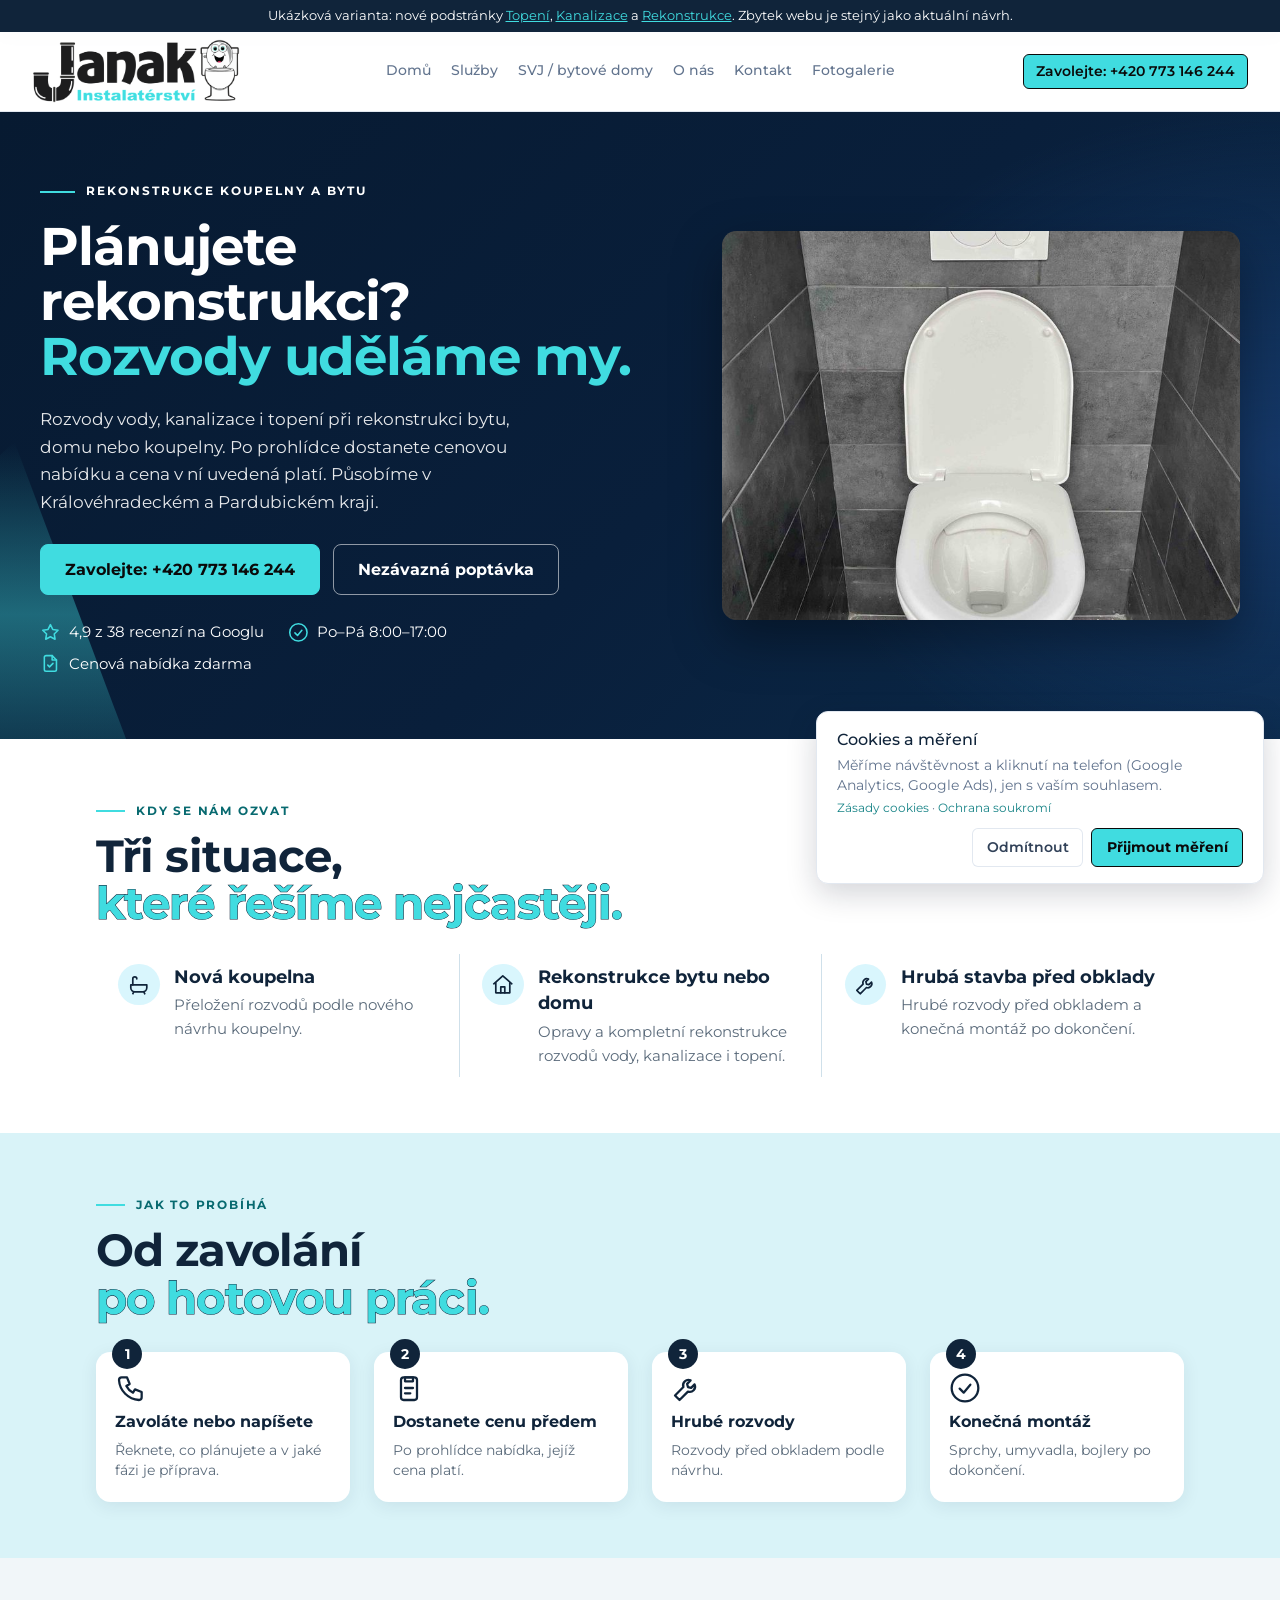
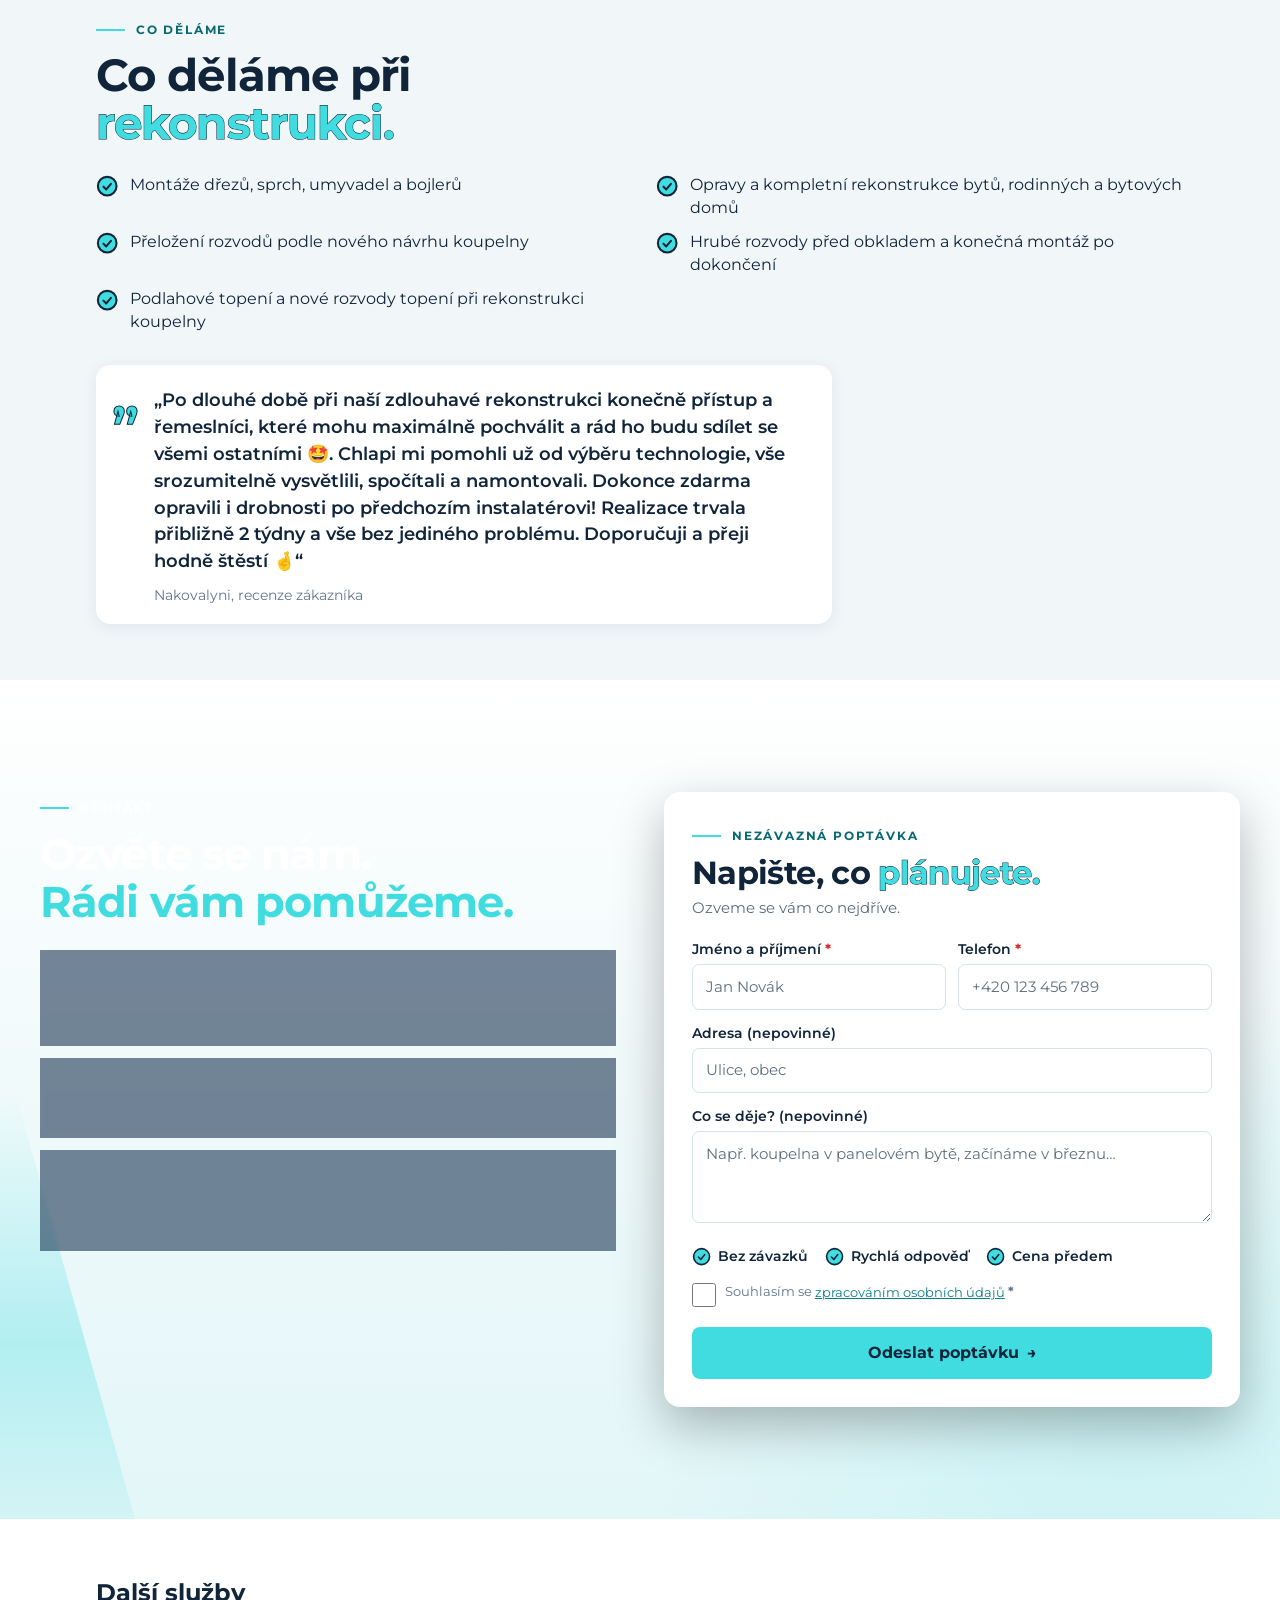
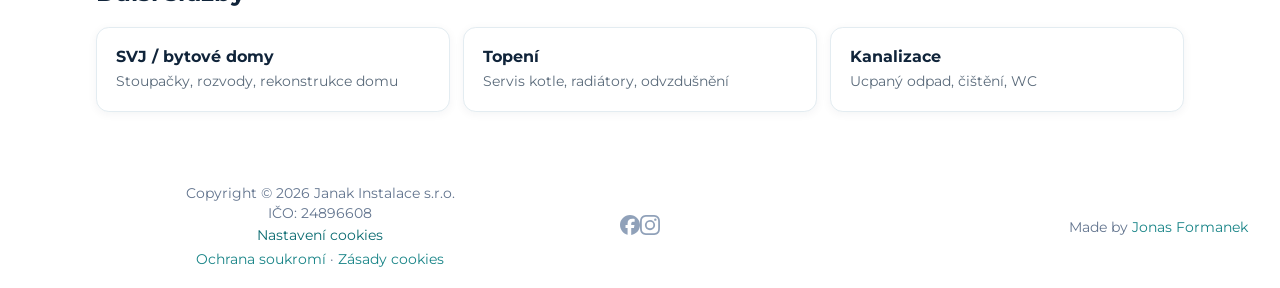
<file: rekonstrukce.html>
<!doctype html>
<html lang="cs-CZ">
<head>
<meta charset="utf-8">
<meta name="viewport" content="width=device-width, initial-scale=1">
<meta name="theme-color" content="#ffffff">
<meta name="robots" content="noindex, nofollow">
<title>Instalatérské práce při rekonstrukci koupelny – Královéhradecký a Pardubický kraj | Janak instalatérství</title>
<meta name="description" content="Instalatérské práce při rekonstrukci bytu a koupelny: rozvody vody, kanalizace, topení. Královéhradecký a Pardubický kraj, předem domluvená kalkulace.">
<meta property="og:type" content="website">
<meta property="og:site_name" content="Janak instalatérství">
<meta property="og:title" content="Instalatérské práce při rekonstrukci koupelny">
<meta property="og:description" content="Instalatérské práce při rekonstrukci bytu a koupelny: rozvody vody, kanalizace, topení. Královéhradecký a Pardubický kraj, předem domluvená kalkulace.">
<meta property="og:url" content="https://j4manek.github.io/janak-web-navrh/rekonstrukce.html">
<meta property="og:image" content="https://j4manek.github.io/janak-web-navrh/assets/img/logo.png">
<meta name="twitter:card" content="summary">
<link rel="icon" type="image/png" sizes="32x32" href="assets/img/favicon-32x32.png">
<link rel="icon" type="image/png" sizes="16x16" href="assets/img/favicon-16x16.png">
<link rel="apple-touch-icon" sizes="180x180" href="assets/img/apple-touch-icon.png">
<link rel="stylesheet" href="assets/css/entry.css">
<link rel="stylesheet" href="assets/css/inline.css">
<link rel="stylesheet" href="assets/css/navrh.css?v=47">
<link rel="stylesheet" href="assets/css/premium.css?v=39">
<link rel="stylesheet" href="assets/css/ukazka.css?v=2">
<script src="assets/js/mereni.js?v=3" defer></script>
<script src="assets/js/navrh.js?v=7" defer></script>
<script src="assets/js/premium.js?v=3" defer></script>
</head>
<body class="pm-page pm-svj" data-consent="unset"><div class="var-strip" role="note">Ukázková varianta: nové podstránky <a href="topeni.html">Topení</a>, <a href="kanalizace.html">Kanalizace</a> a <a href="rekonstrukce.html">Rekonstrukce</a>. Zbytek webu je stejný jako aktuální návrh.</div>
<div id="app" class="isolate">
<header class="bg-default/75 backdrop-blur border-b border-default h-(--ui-header-height) sticky top-0 z-50"><a class="skip-link" href="#main">Přejít na obsah</a><div class="w-full max-w-(--ui-container) mx-auto px-4 sm:px-6 lg:px-8 flex items-center justify-between gap-3 h-full"><div class="lg:flex-1 flex items-center gap-1.5"><a href="index.html" aria-label="Janak instalatérství" class="focus-visible:outline-primary shrink-0 font-bold text-xl text-highlighted flex items-end gap-1.5"><div class="flex items-center flex-nowrap gap-4"><img alt="Janak instalatérství" class="h-16 w-auto" src="assets/img/logo.png"></div></a></div><div class="hidden lg:flex"><nav data-collapsed="false" class="relative gap-1.5 [&amp;&gt;div]:min-w-0 items-center justify-between hidden lg:flex" aria-label="Hlavní" data-orientation="horizontal" dir="ltr" data-reka-navigation-menu><div style="position:relative;"><ul class="isolate min-w-0 flex items-center" data-orientation="horizontal"><li data-menu-item class="min-w-0 py-2"><a href="index.html" data-reka-collection-item class="group relative w-full flex items-center gap-1.5 font-medium text-sm before:absolute before:z-[-1] before:rounded-md focus:outline-none focus-visible:outline-none dark:focus-visible:outline-none focus-visible:before:ring-inset focus-visible:before:ring-2 focus-visible:before:ring-primary px-2.5 py-1.5 before:inset-x-px before:inset-y-0 text-muted hover:before:bg-elevated/50 transition-colors before:transition-colors data-[state=open]:text-highlighted data-[state=open]:before:bg-elevated/50 hover:text-primary"><span class="truncate">Domů</span></a></li><li data-menu-item class="min-w-0 py-2"><a href="index.html#sluzby" data-reka-collection-item class="group relative w-full flex items-center gap-1.5 font-medium text-sm before:absolute before:z-[-1] before:rounded-md focus:outline-none focus-visible:outline-none dark:focus-visible:outline-none focus-visible:before:ring-inset focus-visible:before:ring-2 focus-visible:before:ring-primary px-2.5 py-1.5 before:inset-x-px before:inset-y-0 text-muted hover:before:bg-elevated/50 transition-colors before:transition-colors data-[state=open]:text-highlighted data-[state=open]:before:bg-elevated/50 hover:text-primary"><span class="truncate">Služby</span></a></li><li data-menu-item class="min-w-0 py-2"><a href="svj-developeri.html" data-reka-collection-item class="group relative w-full flex items-center gap-1.5 font-medium text-sm before:absolute before:z-[-1] before:rounded-md focus:outline-none focus-visible:outline-none dark:focus-visible:outline-none focus-visible:before:ring-inset focus-visible:before:ring-2 focus-visible:before:ring-primary px-2.5 py-1.5 before:inset-x-px before:inset-y-0 text-muted hover:before:bg-elevated/50 transition-colors before:transition-colors data-[state=open]:text-highlighted data-[state=open]:before:bg-elevated/50 hover:text-primary"><span class="truncate">SVJ / bytové domy</span></a></li><li data-menu-item class="min-w-0 py-2"><a href="index.html#o-nas" data-reka-collection-item class="group relative w-full flex items-center gap-1.5 font-medium text-sm before:absolute before:z-[-1] before:rounded-md focus:outline-none focus-visible:outline-none dark:focus-visible:outline-none focus-visible:before:ring-inset focus-visible:before:ring-2 focus-visible:before:ring-primary px-2.5 py-1.5 before:inset-x-px before:inset-y-0 text-muted hover:before:bg-elevated/50 transition-colors before:transition-colors data-[state=open]:text-highlighted data-[state=open]:before:bg-elevated/50 hover:text-primary"><span class="truncate">O nás</span></a></li><li data-menu-item class="min-w-0 py-2"><a href="index.html#kontakt" data-reka-collection-item class="group relative w-full flex items-center gap-1.5 font-medium text-sm before:absolute before:z-[-1] before:rounded-md focus:outline-none focus-visible:outline-none dark:focus-visible:outline-none focus-visible:before:ring-inset focus-visible:before:ring-2 focus-visible:before:ring-primary px-2.5 py-1.5 before:inset-x-px before:inset-y-0 text-muted hover:before:bg-elevated/50 transition-colors before:transition-colors data-[state=open]:text-highlighted data-[state=open]:before:bg-elevated/50 hover:text-primary"><span class="truncate">Kontakt</span></a></li><li data-menu-item class="min-w-0 py-2"><a href="fotogalerie.html" data-reka-collection-item class="group relative w-full flex items-center gap-1.5 font-medium text-sm before:absolute before:z-[-1] before:rounded-md focus:outline-none focus-visible:outline-none dark:focus-visible:outline-none focus-visible:before:ring-inset focus-visible:before:ring-2 focus-visible:before:ring-primary px-2.5 py-1.5 before:inset-x-px before:inset-y-0 text-muted hover:before:bg-elevated/50 transition-colors before:transition-colors data-[state=open]:text-highlighted data-[state=open]:before:bg-elevated/50 hover:text-primary"><span class="truncate">Fotogalerie</span></a></li></ul></div><div class="absolute top-full left-0 flex w-full justify-center"></div></nav></div><div class="flex items-center justify-end lg:flex-1 gap-1.5"><div class="phone-wrap"><a href="tel:+420773146244" data-tel-loc="header_phone" class="btn-call">Zavolejte: +420 773 146 244</a></div><button type="button" aria-label="Otevřít menu" aria-expanded="false" aria-controls="mobile-nav" data-menu-toggle class="rounded-md font-medium inline-flex items-center disabled:cursor-not-allowed aria-disabled:cursor-not-allowed disabled:opacity-75 aria-disabled:opacity-75 transition-colors text-sm gap-1.5 text-default hover:bg-elevated active:bg-elevated focus:outline-none focus-visible:bg-elevated hover:disabled:bg-transparent dark:hover:disabled:bg-transparent hover:aria-disabled:bg-transparent dark:hover:aria-disabled:bg-transparent p-1.5 lg:hidden -me-1.5"><span class="iconify i-lucide:menu shrink-0 size-5" aria-hidden="true" style=""></span></button></div></div></header><nav id="mobile-nav" class="mobile-nav" aria-label="Mobilní menu" hidden><a href="index.html">Domů</a><a href="index.html#sluzby">Služby</a><a href="svj-developeri.html">SVJ / bytové domy</a><a href="index.html#o-nas">O nás</a><a href="index.html#oblast">Oblast</a><a href="index.html#kontakt">Kontakt</a><a href="fotogalerie.html">Fotogalerie</a></nav><main id="main" tabindex="-1">
<section class="ks-hero">
  <div class="ks-hero__in">
    <div class="ks-hero__txt">
      <span class="sd-kicker">Rekonstrukce koupelny a bytu</span>
      <h1 class="sd-title">Plánujete rekonstrukci? <em>Rozvody uděláme my.</em></h1>
      <p class="sd-lede">Rozvody vody, kanalizace i topení při rekonstrukci bytu, domu nebo koupelny. Po prohlídce dostanete cenovou nabídku a cena v ní uvedená platí. Působíme v Královéhradeckém a Pardubickém kraji.</p>
      <div class="sd-cta"><a href="tel:+420773146244" data-tel-loc="rekonstrukce_hero" class="sd-btn sd-btn--solid">Zavolejte: +420 773 146 244</a><a href="#formular" data-cta="rekonstrukce_hero_poptavka" class="sd-btn sd-btn--ghost">Nezávazná poptávka</a></div>
      <ul class="ks-trust"><li><svg class="ks-ti" viewBox="0 0 24 24" aria-hidden="true"><path d="M12 3l2.7 5.6 6.1.9-4.4 4.3 1 6.1L12 17l-5.4 2.9 1-6.1L3.2 9.5l6.1-.9z"/></svg><span>4,9 z 38 recenzí na Googlu</span></li><li><svg class="ks-ti" viewBox="0 0 24 24" aria-hidden="true"><circle cx="12" cy="12" r="10"/><path d="M8 12.5l3 3 5-6"/></svg><span>Po–Pá 8:00–17:00</span></li><li><svg class="ks-ti" viewBox="0 0 24 24" aria-hidden="true"><path d="M14 3H7a2 2 0 0 0-2 2v14a2 2 0 0 0 2 2h10a2 2 0 0 0 2-2V8z"/><path d="M14 3v5h5"/><path d="M9 14l2 2 4-4"/></svg><span>Cenová nabídka zdarma</span></li></ul>
    </div>
    <figure class="ks-hero__img"><img src="assets/img/galerie/_web/koupelny-dokoncena-koupelna-se-zavesnym-wc-m.jpg" width="700" height="700" alt="Dokončená koupelna se závěsným WC"></figure>
  </div>
</section>
<section class="ks-sec ks-when"><div class="pm-wrap"><span class="sv-label">Kdy se nám ozvat</span><h2 class="lt-h2">Tři situace, <em>které řešíme nejčastěji.</em></h2><ul class="ks-when__list"><li><svg class="ks-i" viewBox="0 0 24 24" aria-hidden="true"><path d="M4 12h16v3a4 4 0 0 1-4 4H8a4 4 0 0 1-4-4z"/><path d="M6 12V6a2 2 0 0 1 4 0"/><path d="M7 19l-1 2M17 19l1 2"/></svg><div><strong>Nová koupelna</strong><span>Přeložení rozvodů podle nového návrhu koupelny.</span></div></li><li><svg class="ks-i" viewBox="0 0 24 24" aria-hidden="true"><path d="M3 11l9-8 9 8"/><path d="M5 10v10h14V10"/><path d="M10 20v-6h4v6"/></svg><div><strong>Rekonstrukce bytu nebo domu</strong><span>Opravy a kompletní rekonstrukce rozvodů vody, kanalizace i topení.</span></div></li><li><svg class="ks-i" viewBox="0 0 24 24" aria-hidden="true"><path d="M14.7 6.3a4 4 0 0 0-5.4 5L3 17.6 6.4 21l6.3-6.3a4 4 0 0 0 5-5.4l-2.6 2.6-2.4-.6-.6-2.4z"/></svg><div><strong>Hrubá stavba před obklady</strong><span>Hrubé rozvody před obkladem a konečná montáž po dokončení.</span></div></li></ul></div></section>
<section class="ks-sec ks-how"><div class="pm-wrap"><span class="sv-label">Jak to probíhá</span><h2 class="lt-h2">Od zavolání <em>po hotovou práci.</em></h2><ol class="ks-steps"><li><span class="ks-n">1</span><svg class="ks-si" viewBox="0 0 24 24" aria-hidden="true"><path d="M5 4h4l2 5-2.5 1.5a11 11 0 0 0 5 5L15 13l5 2v4a2 2 0 0 1-2 2A16 16 0 0 1 3 6a2 2 0 0 1 2-2z"/></svg><strong>Zavoláte nebo napíšete</strong><span>Řeknete, co plánujete a v jaké fázi je příprava.</span></li><li><span class="ks-n">2</span><svg class="ks-si" viewBox="0 0 24 24" aria-hidden="true"><rect x="6" y="4" width="12" height="17" rx="2"/><path d="M9 4h6v3H9z"/><path d="M9 12h6M9 16h4"/></svg><strong>Dostanete cenu předem</strong><span>Po prohlídce nabídka, jejíž cena platí.</span></li><li><span class="ks-n">3</span><svg class="ks-si" viewBox="0 0 24 24" aria-hidden="true"><path d="M14.7 6.3a4 4 0 0 0-5.4 5L3 17.6 6.4 21l6.3-6.3a4 4 0 0 0 5-5.4l-2.6 2.6-2.4-.6-.6-2.4z"/></svg><strong>Hrubé rozvody</strong><span>Rozvody před obkladem podle návrhu.</span></li><li><span class="ks-n">4</span><svg class="ks-si" viewBox="0 0 24 24" aria-hidden="true"><circle cx="12" cy="12" r="10"/><path d="M8 12.5l3 3 5-6"/></svg><strong>Konečná montáž</strong><span>Sprchy, umyvadla, bojlery po dokončení.</span></li></ol></div></section>
<section class="ks-sec ks-do"><div class="pm-wrap"><span class="sv-label">Co děláme</span><h2 class="lt-h2">Co děláme při <em>rekonstrukci.</em></h2><ul class="ks-do__list"><li><svg class="ks-ck" viewBox="0 0 24 24" aria-hidden="true"><circle cx="12" cy="12" r="10"/><path d="M8 12.5l3 3 5-6"/></svg>Montáže dřezů, sprch, umyvadel a bojlerů</li><li><svg class="ks-ck" viewBox="0 0 24 24" aria-hidden="true"><circle cx="12" cy="12" r="10"/><path d="M8 12.5l3 3 5-6"/></svg>Opravy a kompletní rekonstrukce bytů, rodinných a bytových domů</li><li><svg class="ks-ck" viewBox="0 0 24 24" aria-hidden="true"><circle cx="12" cy="12" r="10"/><path d="M8 12.5l3 3 5-6"/></svg>Přeložení rozvodů podle nového návrhu koupelny</li><li><svg class="ks-ck" viewBox="0 0 24 24" aria-hidden="true"><circle cx="12" cy="12" r="10"/><path d="M8 12.5l3 3 5-6"/></svg>Hrubé rozvody před obkladem a konečná montáž po dokončení</li><li><svg class="ks-ck" viewBox="0 0 24 24" aria-hidden="true"><circle cx="12" cy="12" r="10"/><path d="M8 12.5l3 3 5-6"/></svg>Podlahové topení a nové rozvody topení při rekonstrukci koupelny</li></ul>
<blockquote class="sv-quote"><p>„Po dlouhé době při naší zdlouhavé rekonstrukci konečně přístup a řemeslníci, které mohu maximálně pochválit a rád ho budu sdílet se všemi ostatními 🤩. Chlapi mi pomohli už od výběru technologie, vše srozumitelně vysvětlili, spočítali a namontovali. Dokonce zdarma opravili i drobnosti po předchozím instalatérovi! Realizace trvala přibližně 2 týdny a vše bez jediného problému. Doporučuji a přeji hodně štěstí 🤞“</p><cite>Nakovalyni, recenze zákazníka</cite></blockquote></div></section>
<section class="ks-contact" id="kontakt"><div class="ks-contact__in">
  <div class="ks-contact__l"><span class="sv-label">Kontakt</span><h2 class="sv-h2">Ozvěte se nám. <em>Rádi vám pomůžeme.</em></h2>
    <ul class="sv-cinfo"><li><svg class="" viewBox="0 0 24 24" aria-hidden="true"><path d="M5 4h4l2 5-2.5 1.5a11 11 0 0 0 5 5L15 13l5 2v4a2 2 0 0 1-2 2A16 16 0 0 1 3 6a2 2 0 0 1 2-2z"/></svg><div><span>Telefon</span><a href="tel:+420773146244" data-tel-loc="rekonstrukce_kontakt">+420 773 146 244</a><small>Po–Pá 8:00–17:00</small></div></li><li><svg class="" viewBox="0 0 24 24" aria-hidden="true"><rect x="3" y="5" width="18" height="14" rx="2"/><path d="M3 7l9 6 9-6"/></svg><div><span>E-mail</span><a href="mailto:info@instalaterstvi-janak.cz" data-email-loc="rekonstrukce_kontakt">info@instalaterstvi-janak.cz</a></div></li><li><svg class="" viewBox="0 0 24 24" aria-hidden="true"><path d="M12 21s-7-6.2-7-11.2A7 7 0 0 1 19 9.8C19 14.8 12 21 12 21z"/><circle cx="12" cy="9.8" r="2.6"/></svg><div><span>Sídla společnosti</span><strong>Struha 794, 517 54 Vamberk</strong><strong>V Kopečku 169/14, 500 03 Hradec Králové</strong></div></li></ul></div>
  <div class="sv-formcard" id="formular"><span class="sv-label sv-label--dark">Nezávazná poptávka</span><h3 class="sv-formcard__h">Napište, co <em>plánujete.</em></h3><p class="sv-formcard__sub">Ozveme se vám co nejdříve.</p>
  <form data-lead-form data-form-type="rekonstrukce" class="sv-form"><input type="hidden" name="service" value="rekonstrukce"><div class="sv-form__grid">
    <label class="sv-field"><span>Jméno a příjmení <b aria-hidden="true">*</b></span><input name="name" type="text" required autocomplete="name" placeholder="Jan Novák" class="sv-input"></label>
    <label class="sv-field"><span>Telefon <b aria-hidden="true">*</b></span><input name="phone" type="tel" inputmode="tel" required autocomplete="tel" placeholder="+420 123 456 789" class="sv-input"></label>
    <label class="sv-field sv-field--full"><span>Adresa (nepovinné)</span><input name="address" type="text" autocomplete="street-address" placeholder="Ulice, obec" class="sv-input"></label>
    <label class="sv-field sv-field--full"><span>Co se děje? (nepovinné)</span><textarea name="message" rows="3" placeholder="Např. koupelna v panelovém bytě, začínáme v březnu…" class="sv-input"></textarea></label></div>
    <ul class="sv-checks"><li><svg class="" viewBox="0 0 24 24" aria-hidden="true"><circle cx="12" cy="12" r="10"/><path d="M8 12.5l3 3 5-6"/></svg>Bez závazků</li><li><svg class="" viewBox="0 0 24 24" aria-hidden="true"><circle cx="12" cy="12" r="10"/><path d="M8 12.5l3 3 5-6"/></svg>Rychlá odpověď</li><li><svg class="" viewBox="0 0 24 24" aria-hidden="true"><circle cx="12" cy="12" r="10"/><path d="M8 12.5l3 3 5-6"/></svg>Cena předem</li></ul>
    <label class="sv-gdpr"><input name="gdpr" type="checkbox" required><span>Souhlasím se <a href="ochrana-soukromi.html">zpracováním osobních údajů</a> <b aria-hidden="true">*</b></span></label>
    <button type="submit" class="sv-btn sv-btn--send">Odeslat poptávku <span aria-hidden="true">→</span></button>
    <p data-thanks hidden role="status" class="sv-thanks form-thanks"><strong>Děkujeme, budeme Vás co nejdříve kontaktovat.</strong> <span class="ov">[prototyp: zpráva se nikam neodeslala]</span></p></form></div>
</div></section>
<section class="ks-sec ks-more"><div class="pm-wrap"><h2 class="ks-more__h">Další služby</h2><div class="ks-more__grid"><a href="svj-developeri.html"><strong>SVJ / bytové domy</strong><span>Stoupačky, rozvody, rekonstrukce domu</span></a><a href="topeni.html"><strong>Topení</strong><span>Servis kotle, radiátory, odvzdušnění</span></a><a href="kanalizace.html"><strong>Kanalizace</strong><span>Ucpaný odpad, čištění, WC</span></a></div></div></section>
</main><footer><div class="w-full max-w-(--ui-container) mx-auto px-4 sm:px-6 lg:px-8 py-8 lg:py-4 lg:flex lg:items-center lg:justify-between lg:gap-x-3"><div class="lg:flex-1 flex items-center justify-center lg:justify-end gap-x-1.5 lg:order-3"><p class="text-muted text-sm">Made by <a href="tel:+420702088581" class="text-primary hover:underline">Jonas Formanek</a></p></div><div class="mt-3 lg:mt-0 lg:order-2 flex items-center justify-center"><nav data-collapsed="false" class="relative flex gap-1.5 [&amp;&gt;div]:min-w-0 items-center justify-between" aria-label="Main" data-orientation="horizontal" dir="ltr" data-reka-navigation-menu><div style="position:relative;"><ul class="isolate min-w-0 flex items-center" data-orientation="horizontal"><li data-menu-item class="min-w-0 py-2"><a href="https://www.facebook.com/profile.php?id=61565203664697" aria-label="Facebook Janak instalatérství" rel="noopener noreferrer" target="_blank" data-reka-collection-item class="group relative w-full flex items-center gap-1.5 font-medium text-sm before:absolute before:z-[-1] before:rounded-md focus:outline-none focus-visible:outline-none dark:focus-visible:outline-none focus-visible:before:ring-inset focus-visible:before:ring-2 focus-visible:before:ring-primary px-2.5 py-1.5 before:inset-x-px before:inset-y-0 text-muted hover:text-highlighted transition-colors data-[state=open]:text-highlighted"><span class="iconify i-simple-icons:facebook shrink-0 size-5 text-dimmed group-hover:text-default transition-colors group-data-[state=open]:text-default" aria-hidden="true" style=""></span></a></li><li data-menu-item class="min-w-0 py-2"><a href="https://www.instagram.com/instalaterstvi_janak/" aria-label="Instagram Janak instalatérství" rel="noopener noreferrer" target="_blank" data-reka-collection-item class="group relative w-full flex items-center gap-1.5 font-medium text-sm before:absolute before:z-[-1] before:rounded-md focus:outline-none focus-visible:outline-none dark:focus-visible:outline-none focus-visible:before:ring-inset focus-visible:before:ring-2 focus-visible:before:ring-primary px-2.5 py-1.5 before:inset-x-px before:inset-y-0 text-muted hover:text-highlighted transition-colors data-[state=open]:text-highlighted"><span class="iconify i-simple-icons:instagram shrink-0 size-5 text-dimmed group-hover:text-default transition-colors group-data-[state=open]:text-default" aria-hidden="true" style=""></span></a></li></ul></div><div class="absolute top-full left-0 flex w-full justify-center"></div></nav></div><div class="flex items-center justify-center lg:justify-start lg:flex-1 gap-x-1.5 mt-3 lg:mt-0 lg:order-1 flex-col"><p class="text-muted text-sm"> Copyright © 2026 Janak Instalace s.r.o. </p><p class="text-muted text-sm">IČO: 24896608</p><p class="text-muted text-sm"><button type="button" data-cookie-reset class="text-primary hover:underline">Nastavení cookies</button></p><p class="text-muted text-sm"><a href="ochrana-soukromi.html" class="text-primary hover:underline">Ochrana soukromí</a> · <a href="zasady-cookies.html" class="text-primary hover:underline">Zásady cookies</a></p></div></div></footer><div class="call-bar" role="region" aria-label="Rychlý kontakt"><a href="tel:+420773146244" data-tel-loc="landing_rekonstrukce" class="call-bar__call">Zavolat</a><a href="#poptavka" data-cta="landing_rekonstrukce_poptavka" class="call-bar__form">Poptávka</a></div><div class="cookie-banner" role="dialog" aria-label="Cookies a měření" hidden><div class="cookie-banner__text"><p class="font-medium text-highlighted">Cookies a měření</p><p class="text-sm text-muted">Měříme návštěvnost a kliknutí na telefon (Google Analytics, Google Ads), jen s vaším souhlasem.</p><p class="text-xs text-muted"><a href="zasady-cookies.html" class="text-primary hover:underline">Zásady cookies</a> · <a href="ochrana-soukromi.html" class="text-primary hover:underline">Ochrana soukromí</a></p></div><div class="cookie-banner__btns"><button type="button" data-consent-set="denied" class="cookie-btn cookie-btn--ghost">Odmítnout</button><button type="button" data-consent-set="granted" class="cookie-btn">Přijmout měření</button></div></div></div>
</body>
</html>
</file>
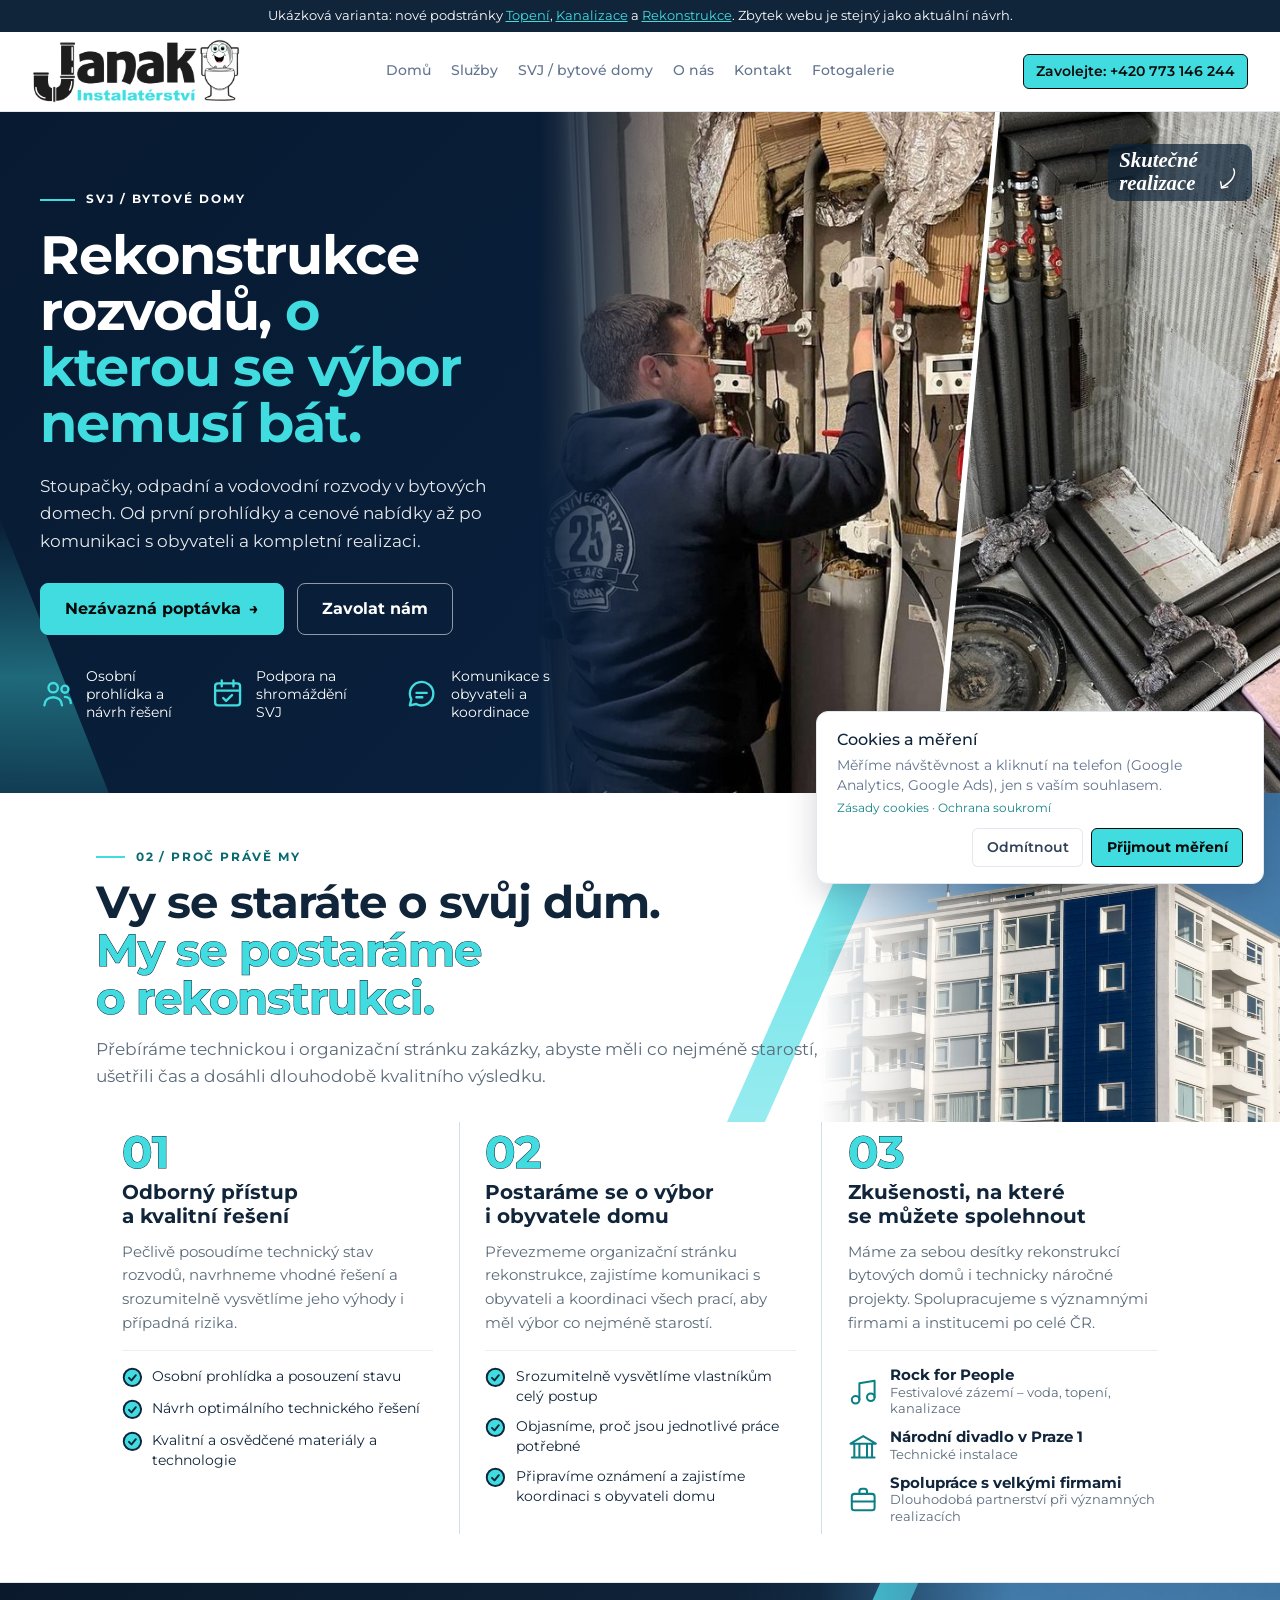
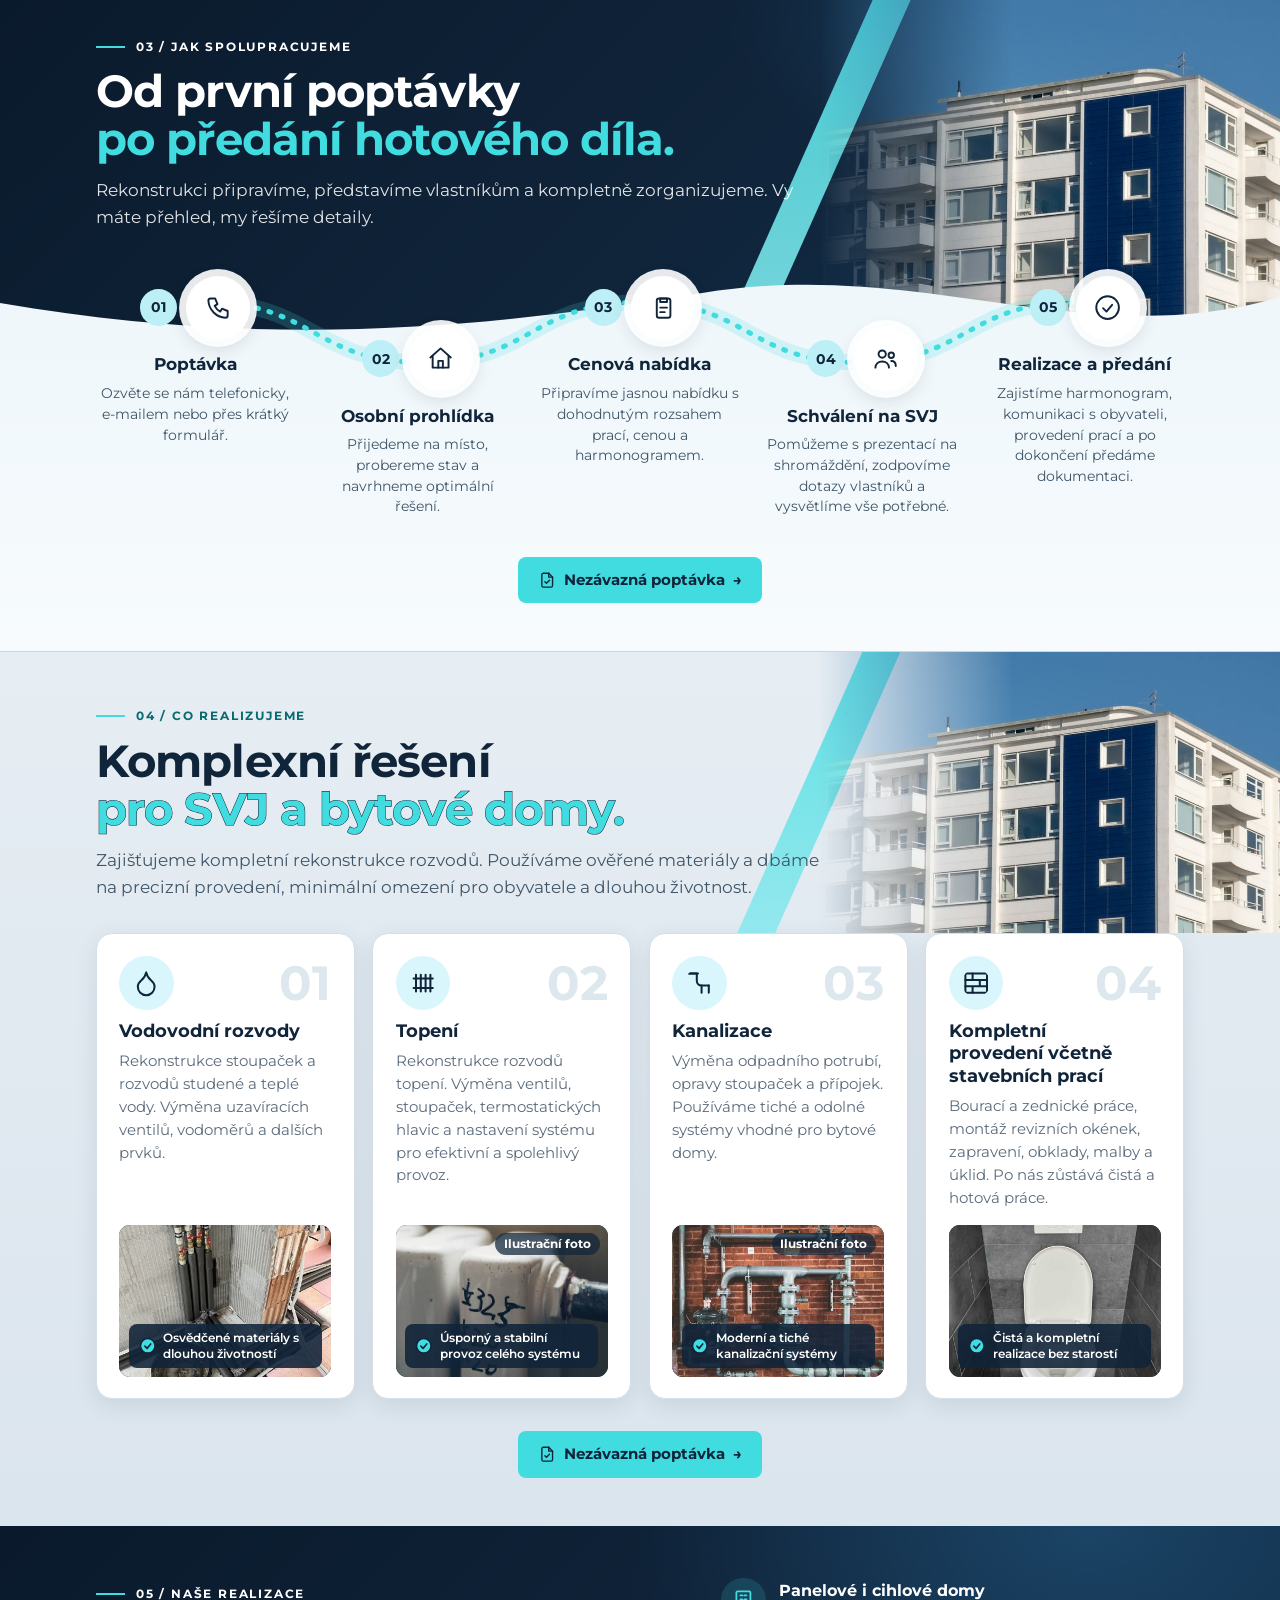
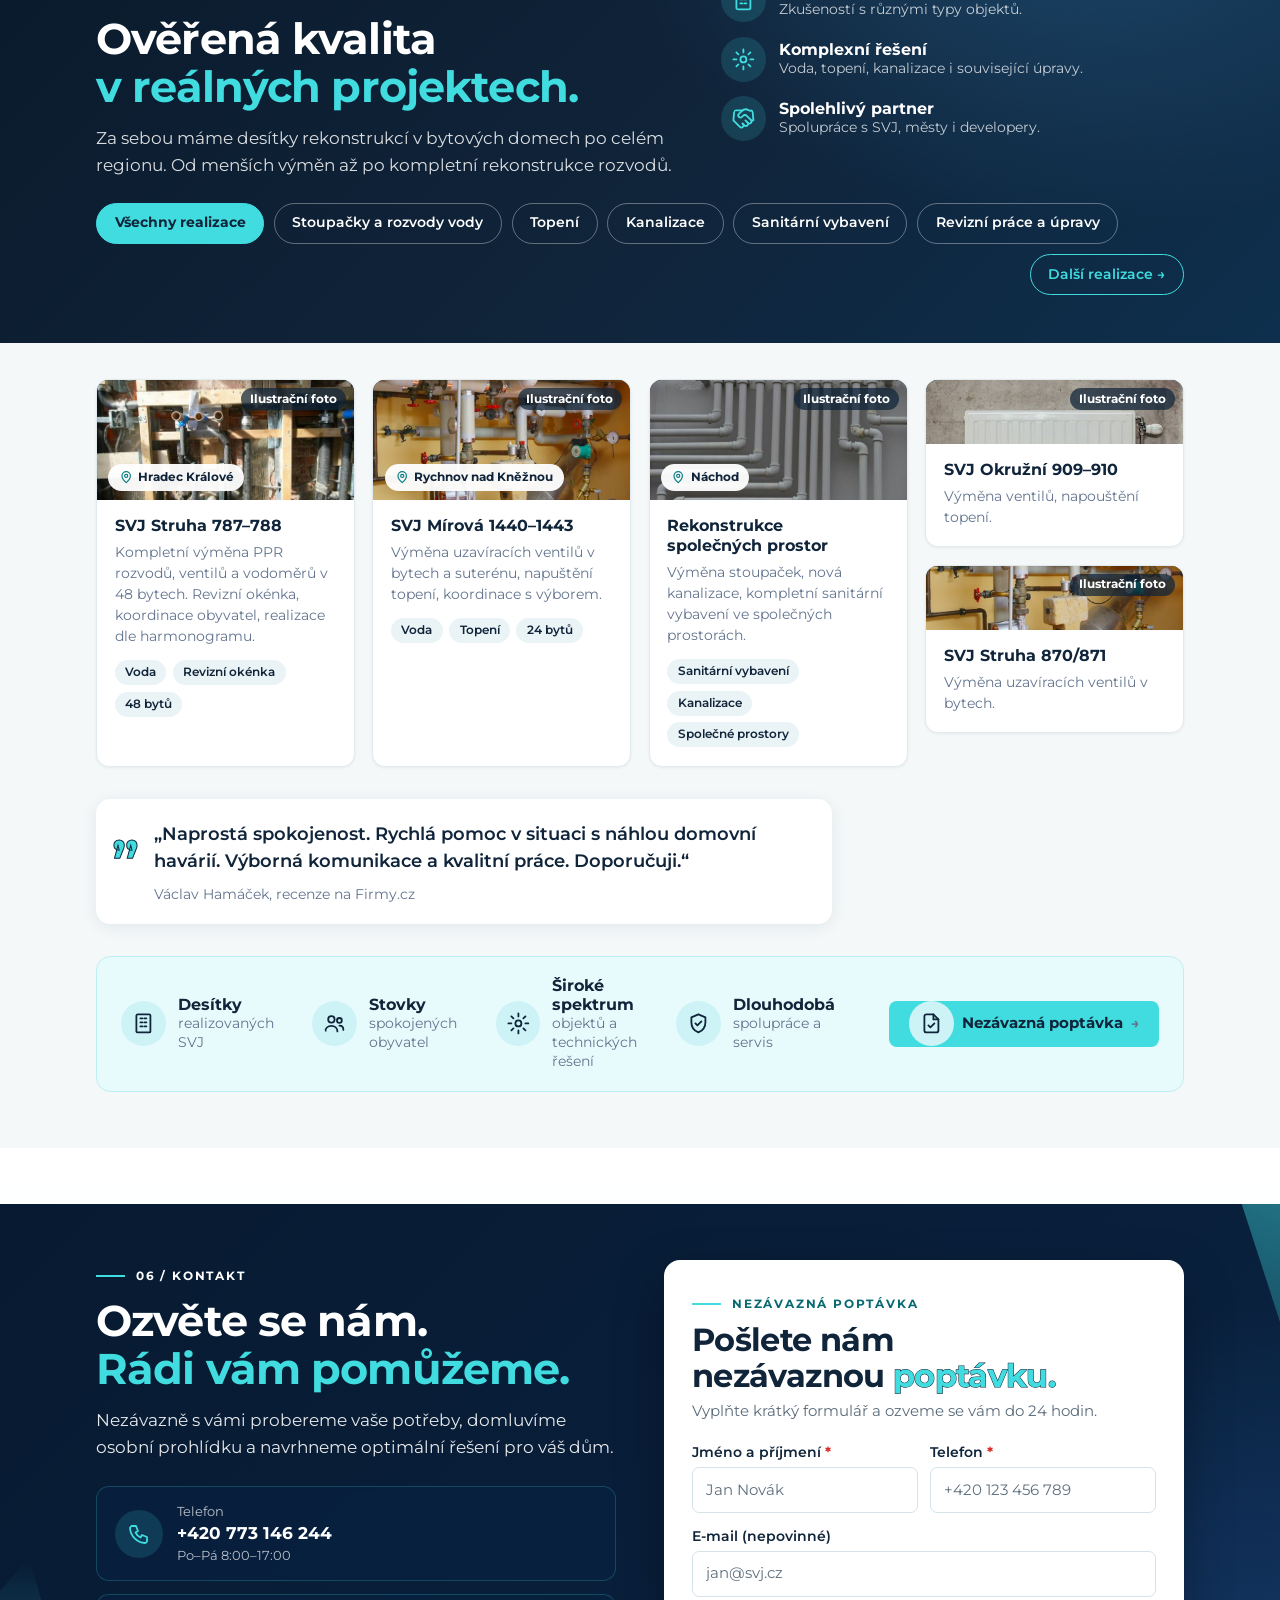
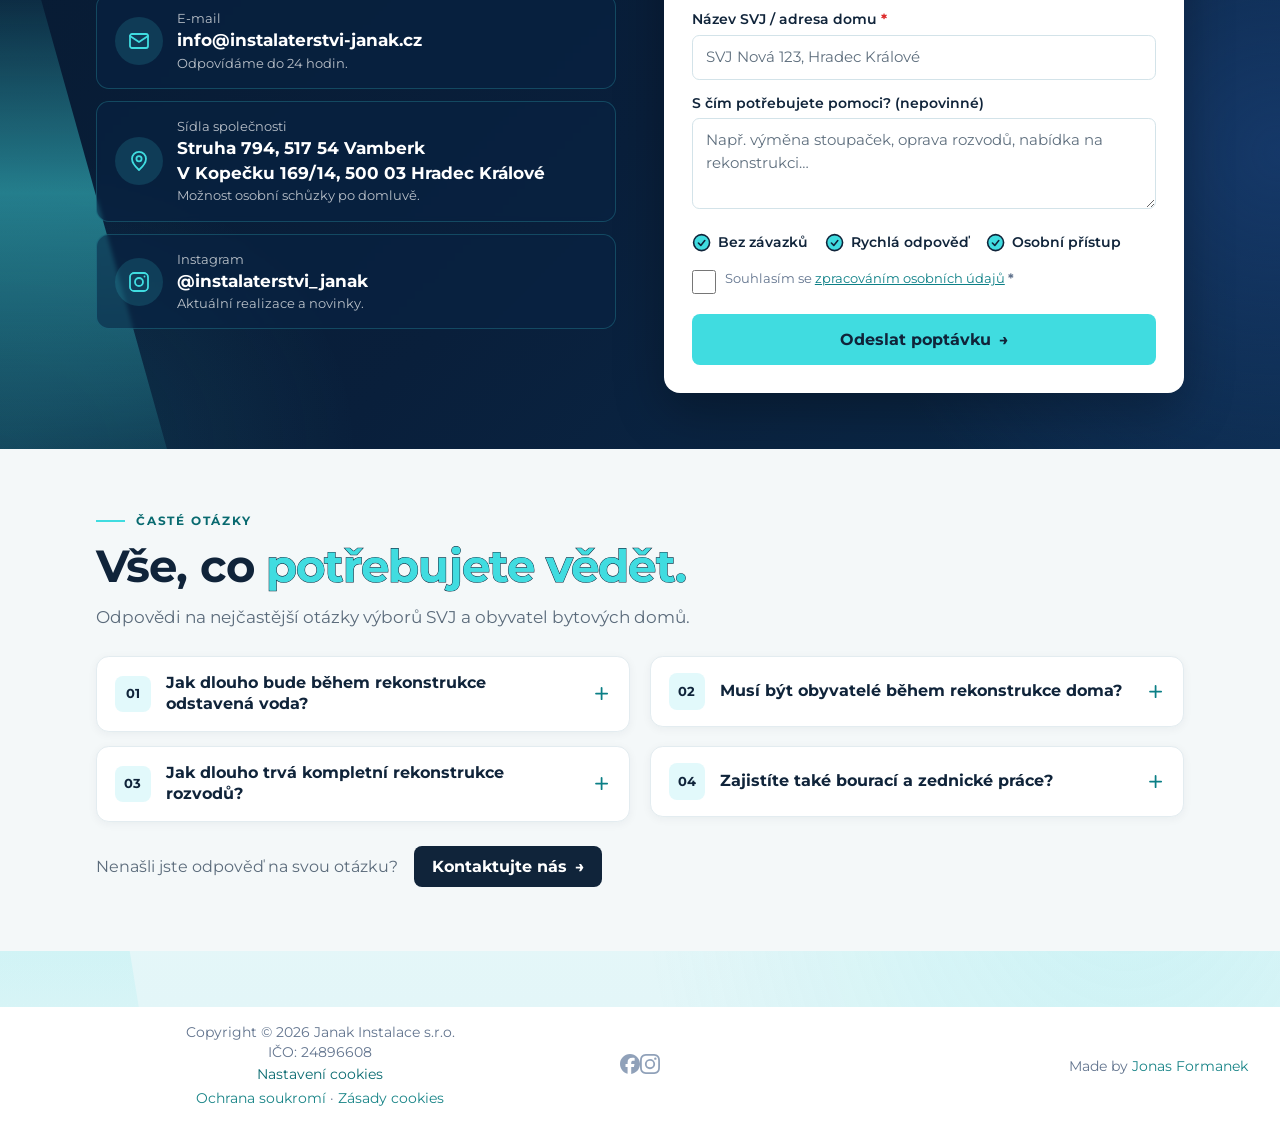
<file: svj-developeri.html>
<!doctype html>
<html lang="cs-CZ">
<head>
<meta charset="utf-8">
<meta name="viewport" content="width=device-width, initial-scale=1">
<meta name="theme-color" content="#ffffff">
<meta name="robots" content="noindex, nofollow">
<title>Rekonstrukce rozvodů pro SVJ a bytové domy | Janak instalatérství</title>
<meta name="description" content="Rekonstrukce stoupaček, vodovodních a odpadních rozvodů pro SVJ a bytové domy. Jasná cenová nabídka, podpora na shromáždění, koordinace s obyvateli. Zavolejte +420 773 146 244.">
<meta property="og:type" content="website">
<meta property="og:site_name" content="Janak instalatérství">
<meta property="og:title" content="Rekonstrukce rozvodů pro SVJ a bytové domy">
<meta property="og:description" content="Jasná cenová nabídka, osobní podpora na shromáždění SVJ a kompletní realizace včetně komunikace s obyvateli.">
<meta property="og:url" content="https://j4manek.github.io/janak-web-navrh/svj-developeri.html">
<meta property="og:image" content="https://j4manek.github.io/janak-web-navrh/assets/img/logo.png">
<meta name="twitter:card" content="summary">
<link rel="icon" type="image/png" sizes="32x32" href="assets/img/favicon-32x32.png">
<link rel="icon" type="image/png" sizes="16x16" href="assets/img/favicon-16x16.png">
<link rel="apple-touch-icon" sizes="180x180" href="assets/img/apple-touch-icon.png">
<link rel="stylesheet" href="assets/css/entry.css">
<link rel="stylesheet" href="assets/css/inline.css">
<link rel="stylesheet" href="assets/css/navrh.css?v=46">
<link rel="stylesheet" href="assets/css/premium.css?v=41">
<script src="assets/js/mereni.js?v=3" defer></script>
<script src="assets/js/navrh.js?v=7" defer></script>
<script src="assets/js/premium.js?v=3" defer></script>
<script type="application/ld+json">{"@context": "https://schema.org", "@type": "Plumber", "name": "Janak instalatérství", "telephone": "+420773146244", "email": "info@instalaterstvi-janak.cz", "address": [{"@type": "PostalAddress", "streetAddress": "Struha 794", "addressLocality": "Vamberk", "postalCode": "517 54", "addressCountry": "CZ"}, {"@type": "PostalAddress", "streetAddress": "V Kopečku 169/14", "addressLocality": "Hradec Králové", "postalCode": "500 03", "addressCountry": "CZ"}], "founder": {"@type": "Person", "name": "Kevin Janak"}, "url": "https://www.instalaterstvi-janak.cz/", "sameAs": ["https://www.facebook.com/profile.php?id=61565203664697", "https://www.instagram.com/instalaterstvi_janak/"]}</script>
<script type="application/ld+json">{"@context": "https://schema.org", "@type": "FAQPage", "mainEntity": [{"@type": "Question", "name": "Jak dlouho bude během rekonstrukce odstavená voda?", "acceptedAnswer": {"@type": "Answer", "text": "Odstávky vody probíhají pouze v pracovní době, zpravidla od 8:00 do 16:00. Po skončení prací zajistíme provizorní zprovoznění rozvodů, aby obyvatelé mohli vodu opět využívat."}}, {"@type": "Question", "name": "Musí být obyvatelé během rekonstrukce doma?", "acceptedAnswer": {"@type": "Answer", "text": "Ne vždy. Díky našemu osvědčenému systému organizace přístupu do bytů dokážeme výrazně omezit nutnost osobní přítomnosti obyvatel. Konkrétní možnosti vám rádi představíme při osobní schůzce."}}, {"@type": "Question", "name": "Jak dlouho trvá kompletní rekonstrukce rozvodů?", "acceptedAnswer": {"@type": "Answer", "text": "Standardně přibližně 3–4 týdny. Přesná délka závisí na velikosti domu, rozsahu prací a stavebních podmínkách. Harmonogram připravujeme před zahájením realizace."}}, {"@type": "Question", "name": "Zajistíte také bourací a zednické práce?", "acceptedAnswer": {"@type": "Answer", "text": "Ano. Zajistíme potřebné bourací a zednické práce včetně následného zapravení a úklidu. Díky tomu předáváme prostory čisté a dokončené v dohodnutém rozsahu."}}]}</script>
</head>
<body class="pm-page pm-svj" data-consent="unset"><div class="var-strip" role="note">Ukázková varianta: nové podstránky <a href="topeni.html">Topení</a>, <a href="kanalizace.html">Kanalizace</a> a <a href="rekonstrukce.html">Rekonstrukce</a>. Zbytek webu je stejný jako aktuální návrh.</div>


<header class="bg-default/75 backdrop-blur border-b border-default h-(--ui-header-height) sticky top-0 z-50"><a class="skip-link" href="#main">Přejít na obsah</a><div class="w-full max-w-(--ui-container) mx-auto px-4 sm:px-6 lg:px-8 flex items-center justify-between gap-3 h-full"><div class="lg:flex-1 flex items-center gap-1.5"><a href="index.html" aria-label="Janak instalatérství" class="focus-visible:outline-primary shrink-0 font-bold text-xl text-highlighted flex items-end gap-1.5"><div class="flex items-center flex-nowrap gap-4"><img alt="Janak instalatérství" class="h-16 w-auto" src="assets/img/logo.png"></div></a></div><div class="hidden lg:flex"><nav data-collapsed="false" class="relative gap-1.5 [&amp;&gt;div]:min-w-0 items-center justify-between hidden lg:flex" aria-label="Hlavní" data-orientation="horizontal" dir="ltr" data-reka-navigation-menu><div style="position:relative;"><ul class="isolate min-w-0 flex items-center" data-orientation="horizontal"><li data-menu-item class="min-w-0 py-2"><a href="index.html" data-reka-collection-item class="group relative w-full flex items-center gap-1.5 font-medium text-sm before:absolute before:z-[-1] before:rounded-md focus:outline-none focus-visible:outline-none dark:focus-visible:outline-none focus-visible:before:ring-inset focus-visible:before:ring-2 focus-visible:before:ring-primary px-2.5 py-1.5 before:inset-x-px before:inset-y-0 text-muted hover:before:bg-elevated/50 transition-colors before:transition-colors data-[state=open]:text-highlighted data-[state=open]:before:bg-elevated/50 hover:text-primary"><span class="truncate">Domů</span></a></li><li data-menu-item class="min-w-0 py-2"><a href="index.html#sluzby" data-reka-collection-item class="group relative w-full flex items-center gap-1.5 font-medium text-sm before:absolute before:z-[-1] before:rounded-md focus:outline-none focus-visible:outline-none dark:focus-visible:outline-none focus-visible:before:ring-inset focus-visible:before:ring-2 focus-visible:before:ring-primary px-2.5 py-1.5 before:inset-x-px before:inset-y-0 text-muted hover:before:bg-elevated/50 transition-colors before:transition-colors data-[state=open]:text-highlighted data-[state=open]:before:bg-elevated/50 hover:text-primary"><span class="truncate">Služby</span></a></li><li data-menu-item class="min-w-0 py-2"><a href="svj-developeri.html" data-reka-collection-item class="group relative w-full flex items-center gap-1.5 font-medium text-sm before:absolute before:z-[-1] before:rounded-md focus:outline-none focus-visible:outline-none dark:focus-visible:outline-none focus-visible:before:ring-inset focus-visible:before:ring-2 focus-visible:before:ring-primary px-2.5 py-1.5 before:inset-x-px before:inset-y-0 text-muted hover:before:bg-elevated/50 transition-colors before:transition-colors data-[state=open]:text-highlighted data-[state=open]:before:bg-elevated/50 hover:text-primary"><span class="truncate">SVJ / bytové domy</span></a></li><li data-menu-item class="min-w-0 py-2"><a href="index.html#o-nas" data-reka-collection-item class="group relative w-full flex items-center gap-1.5 font-medium text-sm before:absolute before:z-[-1] before:rounded-md focus:outline-none focus-visible:outline-none dark:focus-visible:outline-none focus-visible:before:ring-inset focus-visible:before:ring-2 focus-visible:before:ring-primary px-2.5 py-1.5 before:inset-x-px before:inset-y-0 text-muted hover:before:bg-elevated/50 transition-colors before:transition-colors data-[state=open]:text-highlighted data-[state=open]:before:bg-elevated/50 hover:text-primary"><span class="truncate">O nás</span></a></li><li data-menu-item class="min-w-0 py-2"><a href="index.html#kontakt" data-reka-collection-item class="group relative w-full flex items-center gap-1.5 font-medium text-sm before:absolute before:z-[-1] before:rounded-md focus:outline-none focus-visible:outline-none dark:focus-visible:outline-none focus-visible:before:ring-inset focus-visible:before:ring-2 focus-visible:before:ring-primary px-2.5 py-1.5 before:inset-x-px before:inset-y-0 text-muted hover:before:bg-elevated/50 transition-colors before:transition-colors data-[state=open]:text-highlighted data-[state=open]:before:bg-elevated/50 hover:text-primary"><span class="truncate">Kontakt</span></a></li><li data-menu-item class="min-w-0 py-2"><a href="fotogalerie.html" data-reka-collection-item class="group relative w-full flex items-center gap-1.5 font-medium text-sm before:absolute before:z-[-1] before:rounded-md focus:outline-none focus-visible:outline-none dark:focus-visible:outline-none focus-visible:before:ring-inset focus-visible:before:ring-2 focus-visible:before:ring-primary px-2.5 py-1.5 before:inset-x-px before:inset-y-0 text-muted hover:before:bg-elevated/50 transition-colors before:transition-colors data-[state=open]:text-highlighted data-[state=open]:before:bg-elevated/50 hover:text-primary"><span class="truncate">Fotogalerie</span></a></li></ul></div><div class="absolute top-full left-0 flex w-full justify-center"></div></nav></div><div class="flex items-center justify-end lg:flex-1 gap-1.5"><div class="phone-wrap"><a href="tel:+420773146244" data-tel-loc="header_phone" class="btn-call">Zavolejte: +420 773 146 244</a></div><button type="button" aria-label="Otevřít menu" aria-expanded="false" aria-controls="mobile-nav" data-menu-toggle class="rounded-md font-medium inline-flex items-center disabled:cursor-not-allowed aria-disabled:cursor-not-allowed disabled:opacity-75 aria-disabled:opacity-75 transition-colors text-sm gap-1.5 text-default hover:bg-elevated active:bg-elevated focus:outline-none focus-visible:bg-elevated hover:disabled:bg-transparent dark:hover:disabled:bg-transparent hover:aria-disabled:bg-transparent dark:hover:aria-disabled:bg-transparent p-1.5 lg:hidden -me-1.5"><span class="iconify i-lucide:menu shrink-0 size-5" aria-hidden="true" style=""></span></button></div></div></header>
<nav id="mobile-nav" class="mobile-nav" aria-label="Mobilní menu" hidden><a href="index.html">Domů</a><a href="index.html#sluzby">Služby</a><a href="svj-developeri.html">SVJ / bytové domy</a><a href="index.html#o-nas">O nás</a><a href="index.html#oblast">Oblast</a><a href="index.html#kontakt">Kontakt</a><a href="fotogalerie.html">Fotogalerie</a></nav>

<main id="main" tabindex="-1">
  <section class="sd-hero">
    <div class="pm-wrap sd-hero__grid">
      <div class="sd-hero__txt">
        <span class="sd-kicker">SVJ / bytové domy</span>
        <h1 class="sd-title">Rekonstrukce rozvodů, <em>o kterou se výbor nemusí bát.</em></h1>
        <p class="sd-lede">Stoupačky, odpadní a vodovodní rozvody v bytových domech. Od první prohlídky a cenové nabídky až po komunikaci s obyvateli a kompletní realizaci.</p>
        <div class="sd-cta">
          <a href="#formular" data-cta="svj_hero_poptavka" class="sd-btn sd-btn--solid">Nezávazná poptávka <span aria-hidden="true">→</span></a>
          <a href="tel:+420773146244" data-tel-loc="svj_hero" class="sd-btn sd-btn--ghost">Zavolat nám</a>
        </div>
        <ul class="sd-points">
          <li><svg class="" viewBox="0 0 24 24" aria-hidden="true"><circle cx="9" cy="8" r="3.2"/><path d="M3 20c0-3.3 2.7-5.5 6-5.5s6 2.2 6 5.5"/><circle cx="17" cy="9" r="2.4"/><path d="M17 14.2c2.4 0 4 1.7 4 4.3"/></svg><span>Osobní prohlídka a návrh řešení</span></li>
          <li><svg class="" viewBox="0 0 24 24" aria-hidden="true"><rect x="3.5" y="5" width="17" height="15" rx="2"/><path d="M8 3v4M16 3v4M3.5 10h17"/><path d="M9 15l2 2 4-4"/></svg><span>Podpora na shromáždění SVJ</span></li>
          <li><svg class="" viewBox="0 0 24 24" aria-hidden="true"><path d="M20 12a8 8 0 0 1-11.7 7.1L4 20l1-4.1A8 8 0 1 1 20 12z"/><path d="M8.5 11.5h7M8.5 14.5h4"/></svg><span>Komunikace s obyvateli a koordinace</span></li>
        </ul>
      </div>
    </div>
    <div class="sd-hero__media">
      <img class="sd-media__work" src="assets/img/svj-hero-prace.jpg" width="760" height="760" fetchpriority="high" alt="Instalatér při práci na rozvodech v bytovém domě">
      <div class="sd-media__edge" aria-hidden="true"></div>
      <img class="sd-media__bg" src="assets/img/svj-hero-rozvody.jpg" width="760" height="760" alt="Nově vedené rozvody vody a odpadů před dokončením podlahy">
      <span class="sd-media__stamp">Skutečné realizace<svg viewBox="0 0 40 40" aria-hidden="true"><path d="M30 4c4 8-2 18-17 26"/><path d="M12 22l1.5 8.5L22 29"/></svg></span>
    </div>
  </section>


  <section class="lt-sec lt-why" id="proc-my">
    <div class="lt-head"><div class="pm-wrap lt-head__in"><span class="sv-label">02 / Proč právě my</span><h2 class="lt-h2">Vy se staráte o svůj dům. <em>My se postaráme o rekonstrukci.</em></h2><p class="lt-sub">Přebíráme technickou i organizační stránku zakázky, abyste měli co nejméně starostí, ušetřili čas a dosáhli dlouhodobě kvalitního výsledku.</p></div><i class="lt-stripe" aria-hidden="true"></i><img class="lt-pan" src="assets/img/svj-panelak.jpg" width="900" height="648" alt="" loading="lazy"></div>
    <div class="pm-wrap"><div class="lt-grid lt-grid--3 pm-reveal"><article class="lt-card"><div class="lt-card__top"><svg class="lt-card__i" viewBox="0 0 24 24" aria-hidden="true"><circle cx="12" cy="12" r="3"/><path d="M12 2v3M12 19v3M2 12h3M19 12h3M5 5l2 2M17 17l2 2M19 5l-2 2M7 17l-2 2"/></svg><div><span class="lt-card__n">01</span><h3>Odborný přístup a kvalitní řešení</h3></div></div><p>Pečlivě posoudíme technický stav rozvodů, navrhneme vhodné řešení a srozumitelně vysvětlíme jeho výhody i případná rizika.</p><ul class="lt-checks"><li><svg class="" viewBox="0 0 24 24" aria-hidden="true"><circle cx="12" cy="12" r="10"/><path d="M8 12.5l3 3 5-6"/></svg>Osobní prohlídka a posouzení stavu</li><li><svg class="" viewBox="0 0 24 24" aria-hidden="true"><circle cx="12" cy="12" r="10"/><path d="M8 12.5l3 3 5-6"/></svg>Návrh optimálního technického řešení</li><li><svg class="" viewBox="0 0 24 24" aria-hidden="true"><circle cx="12" cy="12" r="10"/><path d="M8 12.5l3 3 5-6"/></svg>Kvalitní a osvědčené materiály a technologie</li></ul></article><article class="lt-card"><div class="lt-card__top"><svg class="lt-card__i" viewBox="0 0 24 24" aria-hidden="true"><circle cx="9" cy="8" r="3.2"/><path d="M3 20c0-3.3 2.7-5.5 6-5.5s6 2.2 6 5.5"/><circle cx="17" cy="9" r="2.4"/><path d="M17 14.2c2.4 0 4 1.7 4 4.3"/></svg><div><span class="lt-card__n">02</span><h3>Postaráme se o výbor i obyvatele domu</h3></div></div><p>Převezmeme organizační stránku rekonstrukce, zajistíme komunikaci s obyvateli a koordinaci všech prací, aby měl výbor co nejméně starostí.</p><ul class="lt-checks"><li><svg class="" viewBox="0 0 24 24" aria-hidden="true"><circle cx="12" cy="12" r="10"/><path d="M8 12.5l3 3 5-6"/></svg>Srozumitelně vysvětlíme vlastníkům celý postup</li><li><svg class="" viewBox="0 0 24 24" aria-hidden="true"><circle cx="12" cy="12" r="10"/><path d="M8 12.5l3 3 5-6"/></svg>Objasníme, proč jsou jednotlivé práce potřebné</li><li><svg class="" viewBox="0 0 24 24" aria-hidden="true"><circle cx="12" cy="12" r="10"/><path d="M8 12.5l3 3 5-6"/></svg>Připravíme oznámení a zajistíme koordinaci s obyvateli domu</li></ul></article><article class="lt-card"><div class="lt-card__top"><svg class="lt-card__i" viewBox="0 0 24 24" aria-hidden="true"><path d="M12 3l7 3v5c0 4.6-3 8.3-7 10-4-1.7-7-5.4-7-10V6z"/><path d="M9 12l2 2 4-4"/></svg><div><span class="lt-card__n">03</span><h3>Zkušenosti, na které se můžete spolehnout</h3></div></div><p>Máme za sebou desítky rekonstrukcí bytových domů i technicky náročné projekty. Spolupracujeme s významnými firmami a institucemi po celé ČR.</p><ul class="lt-refs"><li><svg class="" viewBox="0 0 24 24" aria-hidden="true"><path d="M9 18V5l12-2v13"/><circle cx="6" cy="18" r="3"/><circle cx="18" cy="16" r="3"/></svg><div><strong>Rock for People</strong><span>Festivalové zázemí – voda, topení, kanalizace</span></div></li><li><svg class="" viewBox="0 0 24 24" aria-hidden="true"><path d="M3 21h18M5 21V10m14 11V10M9 21V10m6 11V10M2 10l10-6 10 6z"/></svg><div><strong>Národní divadlo v Praze 1</strong><span>Technické instalace</span></div></li><li><svg class="" viewBox="0 0 24 24" aria-hidden="true"><rect x="3" y="7" width="18" height="13" rx="2"/><path d="M9 7V5a2 2 0 0 1 2-2h2a2 2 0 0 1 2 2v2M3 13h18"/></svg><div><strong>Spolupráce s velkými firmami</strong><span>Dlouhodobá partnerství při významných realizacích</span></div></li></ul></article></div></div>
  </section>

  <section class="lt-sec lt-how" id="postup">
    <div class="lt-head lt-head--navy"><div class="pm-wrap lt-head__in"><span class="sv-label">03 / Jak spolupracujeme</span><h2 class="lt-h2">Od první poptávky <em>po předání hotového díla.</em></h2><p class="lt-sub">Rekonstrukci připravíme, představíme vlastníkům a kompletně zorganizujeme. Vy máte přehled, my řešíme detaily.</p></div><i class="lt-stripe" aria-hidden="true"></i><img class="lt-pan" src="assets/img/svj-panelak.jpg" width="900" height="648" alt="" loading="lazy"></div>
    <div class="pm-wrap"><div class="lt-snake pm-reveal">
      <svg class="lt-snake__path" viewBox="0 0 1000 100" preserveAspectRatio="none" aria-hidden="true"><path class="lt-snake__glow" d="M100 22 C 200 22, 200 72, 300 72 S 400 22, 500 22 S 600 72, 700 72 S 800 22, 900 22"/><path class="lt-snake__line" d="M100 22 C 200 22, 200 72, 300 72 S 400 22, 500 22 S 600 72, 700 72 S 800 22, 900 22"/><circle class="lt-snake__head" cx="920" cy="22" r="7"/></svg>
      <ol class="lt-steps"><li class="lt-step"><div class="lt-step__top"><span class="lt-step__n">01</span><span class="lt-step__ic"><svg class="" viewBox="0 0 24 24" aria-hidden="true"><path d="M5 4h4l2 5-2.5 1.5a11 11 0 0 0 5 5L15 13l5 2v4a2 2 0 0 1-2 2A16 16 0 0 1 3 6a2 2 0 0 1 2-2z"/></svg></span></div><h3>Poptávka</h3><p>Ozvěte se nám telefonicky, e-mailem nebo přes krátký formulář.</p></li><li class="lt-step"><div class="lt-step__top"><span class="lt-step__n">02</span><span class="lt-step__ic"><svg class="" viewBox="0 0 24 24" aria-hidden="true"><path d="M3 11l9-8 9 8"/><path d="M5 10v10h14V10"/><path d="M10 20v-6h4v6"/></svg></span></div><h3>Osobní prohlídka</h3><p>Přijedeme na místo, probereme stav a navrhneme optimální řešení.</p></li><li class="lt-step"><div class="lt-step__top"><span class="lt-step__n">03</span><span class="lt-step__ic"><svg class="" viewBox="0 0 24 24" aria-hidden="true"><rect x="6" y="4" width="12" height="17" rx="2"/><path d="M9 4h6v3H9z"/><path d="M9 12h6M9 16h4"/></svg></span></div><h3>Cenová nabídka</h3><p>Připravíme jasnou nabídku s dohodnutým rozsahem prací, cenou a harmonogramem.</p></li><li class="lt-step"><div class="lt-step__top"><span class="lt-step__n">04</span><span class="lt-step__ic"><svg class="" viewBox="0 0 24 24" aria-hidden="true"><circle cx="9" cy="8" r="3.2"/><path d="M3 20c0-3.3 2.7-5.5 6-5.5s6 2.2 6 5.5"/><circle cx="17" cy="9" r="2.4"/><path d="M17 14.2c2.4 0 4 1.7 4 4.3"/></svg></span></div><h3>Schválení na SVJ</h3><p>Pomůžeme s prezentací na shromáždění, zodpovíme dotazy vlastníků a vysvětlíme vše potřebné.</p></li><li class="lt-step"><div class="lt-step__top"><span class="lt-step__n">05</span><span class="lt-step__ic"><svg class="" viewBox="0 0 24 24" aria-hidden="true"><circle cx="12" cy="12" r="10"/><path d="M8 12.5l3 3 5-6"/></svg></span></div><h3>Realizace a předání</h3><p>Zajistíme harmonogram, komunikaci s obyvateli, provedení prací a po dokončení předáme dokumentaci.</p></li></ol>
    </div>
    <div class="lt-cta"><a href="#formular" data-cta="svj_postup_cta" class="sv-btn"><svg class="sv-btn__i" viewBox="0 0 24 24" aria-hidden="true"><path d="M14 3H7a2 2 0 0 0-2 2v14a2 2 0 0 0 2 2h10a2 2 0 0 0 2-2V8z"/><path d="M14 3v5h5"/><path d="M9 14l2 2 4-4"/></svg>Nezávazná poptávka <span aria-hidden="true">→</span></a></div></div>
  </section>

  <section class="lt-sec lt-what" id="sluzby">
    <div class="lt-head"><div class="pm-wrap lt-head__in"><span class="sv-label">04 / Co realizujeme</span><h2 class="lt-h2">Komplexní řešení <em>pro SVJ a bytové domy.</em></h2><p class="lt-sub">Zajišťujeme kompletní rekonstrukce rozvodů. Používáme ověřené materiály a dbáme na precizní provedení, minimální omezení pro obyvatele a dlouhou životnost.</p></div><i class="lt-stripe" aria-hidden="true"></i><img class="lt-pan" src="assets/img/svj-panelak.jpg" width="900" height="648" alt="" loading="lazy"></div>
    <div class="pm-wrap"><div class="lt-grid lt-grid--4 pm-reveal m-fold" id="fold-sluzby"><article class="lt-card lt-card--what"><div class="lt-card__top"><svg class="lt-card__i" viewBox="0 0 24 24" aria-hidden="true"><path d="M12 22a7 7 0 0 0 7-7c0-2-1-3.9-3-5.5s-3.5-4-4-6.5c-.5 2.5-2 4.9-4 6.5C6 11.1 5 13 5 15a7 7 0 0 0 7 7z"/></svg><span class="lt-card__big" aria-hidden="true">01</span></div><h3>Vodovodní rozvody</h3><p>Rekonstrukce stoupaček a rozvodů studené a teplé vody. Výměna uzavíracích ventilů, vodoměrů a dalších prvků.</p><div class="lt-photo"><img src="assets/img/galerie/_web/voda-rozvody-vody-pred-dokoncenim-podlahy-m.jpg" width="700" height="700" loading="lazy" alt="Nově vedené rozvody vody před dokončením podlahy"><span class="lt-badge"><svg class="" viewBox="0 0 24 24" aria-hidden="true"><circle cx="12" cy="12" r="10"/><path d="M8 12.5l3 3 5-6"/></svg>Osvědčené materiály s dlouhou životností</span></div></article><article class="lt-card lt-card--what"><div class="lt-card__top"><svg class="lt-card__i" viewBox="0 0 24 24" aria-hidden="true"><path d="M6 5v14M10 5v14M14 5v14M18 5v14M4 8h16M4 16h16"/></svg><span class="lt-card__big" aria-hidden="true">02</span></div><h3>Topení</h3><p>Rekonstrukce rozvodů topení. Výměna ventilů, stoupaček, termostatických hlavic a nastavení systému pro efektivní a spolehlivý provoz.</p><div class="lt-photo"><img src="assets/img/stock-radiator.jpg" width="700" height="700" loading="lazy" alt="Radiátor s ventilem"><span class="lt-ill">Ilustrační foto</span><span class="lt-badge"><svg class="" viewBox="0 0 24 24" aria-hidden="true"><circle cx="12" cy="12" r="10"/><path d="M8 12.5l3 3 5-6"/></svg>Úsporný a stabilní provoz celého systému</span></div></article><article class="lt-card lt-card--what"><div class="lt-card__top"><svg class="lt-card__i" viewBox="0 0 24 24" aria-hidden="true"><path d="M4 4h6v6a4 4 0 0 0 4 4h6"/><path d="M14 14v6"/><path d="M20 14v6"/><path d="M3 4h8"/></svg><span class="lt-card__big" aria-hidden="true">03</span></div><h3>Kanalizace</h3><p>Výměna odpadního potrubí, opravy stoupaček a přípojek. Používáme tiché a odolné systémy vhodné pro bytové domy.</p><div class="lt-photo"><img src="assets/img/stock-potrubi-sede.jpg" width="700" height="700" loading="lazy" alt="Potrubí na zdi"><span class="lt-ill">Ilustrační foto</span><span class="lt-badge"><svg class="" viewBox="0 0 24 24" aria-hidden="true"><circle cx="12" cy="12" r="10"/><path d="M8 12.5l3 3 5-6"/></svg>Moderní a tiché kanalizační systémy</span></div></article><article class="lt-card lt-card--what"><div class="lt-card__top"><svg class="lt-card__i" viewBox="0 0 24 24" aria-hidden="true"><rect x="3" y="4" width="18" height="16" rx="1"/><path d="M3 9.3h18M3 14.6h18M9 4v5.3M15 9.3v5.3M9 14.6V20"/></svg><span class="lt-card__big" aria-hidden="true">04</span></div><h3>Kompletní provedení včetně stavebních prací</h3><p>Bourací a zednické práce, montáž revizních okének, zapravení, obklady, malby a úklid. Po nás zůstává čistá a hotová práce.</p><div class="lt-photo"><img src="assets/img/galerie/_web/koupelny-dokoncena-koupelna-se-zavesnym-wc-m.jpg" width="700" height="700" loading="lazy" alt="Dokončená koupelna se závěsným WC"><span class="lt-badge"><svg class="" viewBox="0 0 24 24" aria-hidden="true"><circle cx="12" cy="12" r="10"/><path d="M8 12.5l3 3 5-6"/></svg>Čistá a kompletní realizace bez starostí</span></div></article></div>
    <button type="button" class="m-fold-btn" data-fold="fold-sluzby" data-more="Zobrazit všechny služby" data-less="Skrýt služby" aria-expanded="false" aria-controls="fold-sluzby">Zobrazit všechny služby</button>
    <div class="lt-cta"><a href="#formular" data-cta="svj_sluzby_cta" class="sv-btn"><svg class="sv-btn__i" viewBox="0 0 24 24" aria-hidden="true"><path d="M14 3H7a2 2 0 0 0-2 2v14a2 2 0 0 0 2 2h10a2 2 0 0 0 2-2V8z"/><path d="M14 3v5h5"/><path d="M9 14l2 2 4-4"/></svg>Nezávazná poptávka <span aria-hidden="true">→</span></a></div></div>
  </section>

  <section class="sv-sec sv-real" id="realizace">
    <div class="sv-head sv-head--dark sv-head--split"><div class="pm-wrap">
      <div>
        <span class="sv-label">05 / Naše realizace</span>
        <h2 class="sv-h2">Ověřená kvalita <em>v reálných projektech.</em></h2>
        <p class="sv-sub">Za sebou máme desítky rekonstrukcí v bytových domech po celém regionu. Od menších výměn až po kompletní rekonstrukce rozvodů.</p>
      </div>
      <ul class="sv-points"><li><svg class="" viewBox="0 0 24 24" aria-hidden="true"><rect x="5" y="3" width="14" height="18" rx="1"/><path d="M9 7h2M13 7h2M9 11h2M13 11h2M9 15h2M13 15h2"/></svg><div><strong>Panelové i cihlové domy</strong><span>Zkušeností s různými typy objektů.</span></div></li><li><svg class="" viewBox="0 0 24 24" aria-hidden="true"><circle cx="12" cy="12" r="3"/><path d="M12 2v3M12 19v3M2 12h3M19 12h3M5 5l2 2M17 17l2 2M19 5l-2 2M7 17l-2 2"/></svg><div><strong>Komplexní řešení</strong><span>Voda, topení, kanalizace i související úpravy.</span></div></li><li><svg class="" viewBox="0 0 24 24" aria-hidden="true"><path d="m11 17 2 2a1 1 0 1 0 3-3"/><path d="m14 14 2.5 2.5a1 1 0 1 0 3-3l-3.88-3.88a3 3 0 0 0-4.24 0l-.88.88a1 1 0 1 1-3-3l2.81-2.81a5.79 5.79 0 0 1 7.06-.87l.47.28a2 2 0 0 0 1.42.25L21 4"/><path d="m21 3 1 11h-2"/><path d="M3 3 2 14l6.5 6.5a1 1 0 1 0 3-3"/><path d="M3 4h8"/></svg><div><strong>Spolehlivý partner</strong><span>Spolupráce s SVJ, městy i developery.</span></div></li></ul>
      <div class="sv-chips" role="group" aria-label="Filtr realizací"><button type="button" class="sv-chip is-active" data-filter="all" aria-pressed="true">Všechny realizace</button><button type="button" class="sv-chip" data-filter="voda" aria-pressed="false">Stoupačky a rozvody vody</button><button type="button" class="sv-chip" data-filter="topeni" aria-pressed="false">Topení</button><button type="button" class="sv-chip" data-filter="kanalizace" aria-pressed="false">Kanalizace</button><button type="button" class="sv-chip" data-filter="sanitarni" aria-pressed="false">Sanitární vybavení</button><button type="button" class="sv-chip" data-filter="reviz" aria-pressed="false">Revizní práce a úpravy</button><a class="sv-chip sv-chip--more" href="fotogalerie.html">Další realizace →</a></div>
    </div></div>
    <div class="pm-wrap">
      <div class="sv-projs pm-reveal m-fold" id="fold-real" data-projs><article class="sv-proj" data-cats="voda reviz"><div class="sv-proj__top"><img class="sv-proj__img" src="assets/img/stock-rozvody-zed.jpg" width="700" height="700" loading="lazy" alt="Ilustrační foto" style="object-position:center"><span class="lt-ill">Ilustrační foto</span><span class="sv-proj__pin"><svg class="sv-proj__pini" viewBox="0 0 24 24" aria-hidden="true"><path d="M12 21s-7-6.2-7-11.2A7 7 0 0 1 19 9.8C19 14.8 12 21 12 21z"/><circle cx="12" cy="9.8" r="2.6"/></svg>Hradec Králové</span></div><div class="sv-proj__body"><h3>SVJ Struha 787–788</h3><p>Kompletní výměna PPR rozvodů, ventilů a vodoměrů v 48 bytech. Revizní okénka, koordinace obyvatel, realizace dle harmonogramu.</p><ul class="sv-proj__tags"><li>Voda</li><li>Revizní okénka</li><li>48 bytů</li></ul></div></article><article class="sv-proj" data-cats="voda topeni"><div class="sv-proj__top"><img class="sv-proj__img" src="assets/img/stock-kotelna.jpg" width="700" height="700" loading="lazy" alt="Ilustrační foto" style="object-position:center"><span class="lt-ill">Ilustrační foto</span><span class="sv-proj__pin"><svg class="sv-proj__pini" viewBox="0 0 24 24" aria-hidden="true"><path d="M12 21s-7-6.2-7-11.2A7 7 0 0 1 19 9.8C19 14.8 12 21 12 21z"/><circle cx="12" cy="9.8" r="2.6"/></svg>Rychnov nad Kněžnou</span></div><div class="sv-proj__body"><h3>SVJ Mírová 1440–1443</h3><p>Výměna uzavíracích ventilů v bytech a suterénu, napuštění topení, koordinace s výborem.</p><ul class="sv-proj__tags"><li>Voda</li><li>Topení</li><li>24 bytů</li></ul></div></article><article class="sv-proj" data-cats="sanitarni kanalizace"><div class="sv-proj__top"><img class="sv-proj__img" src="assets/img/stock-potrubi-bile.jpg" width="700" height="700" loading="lazy" alt="Ilustrační foto" style="object-position:center"><span class="lt-ill">Ilustrační foto</span><span class="sv-proj__pin"><svg class="sv-proj__pini" viewBox="0 0 24 24" aria-hidden="true"><path d="M12 21s-7-6.2-7-11.2A7 7 0 0 1 19 9.8C19 14.8 12 21 12 21z"/><circle cx="12" cy="9.8" r="2.6"/></svg>Náchod</span></div><div class="sv-proj__body"><h3>Rekonstrukce společných prostor</h3><p>Výměna stoupaček, nová kanalizace, kompletní sanitární vybavení ve společných prostorách.</p><ul class="sv-proj__tags"><li>Sanitární vybavení</li><li>Kanalizace</li><li>Společné prostory</li></ul></div></article><div class="sv-proj-col"><article class="sv-proj sv-proj--small" data-cats="voda topeni"><div class="sv-proj__top"><img class="sv-proj__img" src="assets/img/stock-topeni.jpg" width="700" height="700" loading="lazy" alt="Ilustrační foto" style="object-position:center 40%"><span class="lt-ill">Ilustrační foto</span></div><div class="sv-proj__body"><h3>SVJ Okružní 909–910</h3><p>Výměna ventilů, napouštění topení.</p></div></article><article class="sv-proj sv-proj--small" data-cats="voda"><div class="sv-proj__top"><img class="sv-proj__img" src="assets/img/stock-kotelna.jpg" width="700" height="700" loading="lazy" alt="Ilustrační foto" style="object-position:center 70%"><span class="lt-ill">Ilustrační foto</span></div><div class="sv-proj__body"><h3>SVJ Struha 870/871</h3><p>Výměna uzavíracích ventilů v bytech.</p></div></article></div></div>
      <button type="button" class="m-fold-btn" data-fold="fold-real" data-more="Zobrazit další realizace" data-less="Skrýt realizace" aria-expanded="false" aria-controls="fold-real">Zobrazit další realizace</button>
      <p class="sv-empty" data-empty hidden>V této kategorii zatím nemáme zveřejněnou realizaci. Ozvěte se nám, rádi pošleme další reference.</p>
      <blockquote class="sv-quote"><p>„Naprostá spokojenost. Rychlá pomoc v situaci s náhlou domovní havárií. Výborná komunikace a kvalitní práce. Doporučuji.“</p><cite>Václav Hamáček, recenze na Firmy.cz</cite></blockquote>
      <div class="sv-sum">
        <ul>
          <li><svg class="" viewBox="0 0 24 24" aria-hidden="true"><rect x="5" y="3" width="14" height="18" rx="1"/><path d="M9 7h2M13 7h2M9 11h2M13 11h2M9 15h2M13 15h2"/></svg><div><strong>Desítky</strong><span>realizovaných SVJ</span></div></li>
          <li><svg class="" viewBox="0 0 24 24" aria-hidden="true"><circle cx="9" cy="8" r="3.2"/><path d="M3 20c0-3.3 2.7-5.5 6-5.5s6 2.2 6 5.5"/><circle cx="17" cy="9" r="2.4"/><path d="M17 14.2c2.4 0 4 1.7 4 4.3"/></svg><div><strong>Stovky</strong><span>spokojených obyvatel</span></div></li>
          <li><svg class="" viewBox="0 0 24 24" aria-hidden="true"><circle cx="12" cy="12" r="3"/><path d="M12 2v3M12 19v3M2 12h3M19 12h3M5 5l2 2M17 17l2 2M19 5l-2 2M7 17l-2 2"/></svg><div><strong>Široké spektrum</strong><span>objektů a technických řešení</span></div></li>
          <li><svg class="" viewBox="0 0 24 24" aria-hidden="true"><path d="M12 3l7 3v5c0 4.6-3 8.3-7 10-4-1.7-7-5.4-7-10V6z"/><path d="M9 12l2 2 4-4"/></svg><div><strong>Dlouhodobá</strong><span>spolupráce a servis</span></div></li>
        </ul>
        <a href="#formular" data-cta="svj_realizace_banner" class="sv-btn"><svg class="sv-btn__i" viewBox="0 0 24 24" aria-hidden="true"><path d="M14 3H7a2 2 0 0 0-2 2v14a2 2 0 0 0 2 2h10a2 2 0 0 0 2-2V8z"/><path d="M14 3v5h5"/><path d="M9 14l2 2 4-4"/></svg>Nezávazná poptávka <span aria-hidden="true">→</span></a>
      </div>
    </div>
  </section>

  <section class="sv-sec sv-contact" id="kontakt">
    <div class="sv-contact__top"><div class="pm-wrap sv-contact__grid">
      <div class="sv-contact__l">
        <span class="sv-label">06 / Kontakt</span>
        <h2 class="sv-h2">Ozvěte se nám. <em>Rádi vám pomůžeme.</em></h2>
        <p class="sv-sub">Nezávazně s vámi probereme vaše potřeby, domluvíme osobní prohlídku a navrhneme optimální řešení pro váš dům.</p>
        <ul class="sv-cinfo">
          <li><svg class="" viewBox="0 0 24 24" aria-hidden="true"><path d="M5 4h4l2 5-2.5 1.5a11 11 0 0 0 5 5L15 13l5 2v4a2 2 0 0 1-2 2A16 16 0 0 1 3 6a2 2 0 0 1 2-2z"/></svg><div><span>Telefon</span><a href="tel:+420773146244" data-tel-loc="svj_kontakt">+420 773 146 244</a><small>Po–Pá 8:00–17:00</small></div></li>
          <li><svg class="" viewBox="0 0 24 24" aria-hidden="true"><rect x="3" y="5" width="18" height="14" rx="2"/><path d="M3 7l9 6 9-6"/></svg><div><span>E-mail</span><a href="mailto:info@instalaterstvi-janak.cz" data-email-loc="svj_kontakt">info@instalaterstvi-janak.cz</a><small>Odpovídáme do 24 hodin.</small></div></li>
          <li><svg class="" viewBox="0 0 24 24" aria-hidden="true"><path d="M12 21s-7-6.2-7-11.2A7 7 0 0 1 19 9.8C19 14.8 12 21 12 21z"/><circle cx="12" cy="9.8" r="2.6"/></svg><div><span>Sídla společnosti</span><strong>Struha 794, 517 54 Vamberk</strong><strong>V Kopečku 169/14, 500 03 Hradec Králové</strong><small>Možnost osobní schůzky po domluvě.</small></div></li>
          <li><svg viewBox="0 0 24 24" aria-hidden="true"><path d="M7 3h10a4 4 0 0 1 4 4v10a4 4 0 0 1-4 4H7a4 4 0 0 1-4-4V7a4 4 0 0 1 4-4z"/><circle cx="12" cy="12" r="4"/><path d="M17.5 6.5h.01"/></svg><div><span>Instagram</span><a href="https://www.instagram.com/instalaterstvi_janak/" target="_blank" rel="noopener" data-cta="svj_instagram">@instalaterstvi_janak</a><small>Aktuální realizace a novinky.</small></div></li>
        </ul>
      </div>
      <div class="sv-formcard" id="formular">
        <span class="sv-label sv-label--dark">Nezávazná poptávka</span>
        <h3 class="sv-formcard__h">Pošlete nám nezávaznou <em>poptávku.</em></h3>
        <p class="sv-formcard__sub">Vyplňte krátký formulář a ozveme se vám do 24 hodin.</p>
        <form data-lead-form data-form-type="svj" data-lead-endpoint-var="JANAK_LEAD_ENDPOINT_SVJ" class="sv-form">
          <input type="hidden" name="service" value="svj">
          <div class="sv-form__grid">
            <label class="sv-field"><span>Jméno a příjmení <b aria-hidden="true">*</b></span><input id="svj-name" name="name" type="text" required autocomplete="name" placeholder="Jan Novák" class="sv-input"></label>
            <label class="sv-field"><span>Telefon <b aria-hidden="true">*</b></span><input id="svj-tel" name="phone" type="tel" inputmode="tel" required autocomplete="tel" placeholder="+420 123 456 789" class="sv-input"></label>
            <label class="sv-field sv-field--full"><span>E-mail (nepovinné)</span><input id="svj-mail" name="email" type="email" autocomplete="email" placeholder="jan@svj.cz" class="sv-input"></label>
            <label class="sv-field sv-field--full"><span>Název SVJ / adresa domu <b aria-hidden="true">*</b></span><input id="svj-addr" name="address" type="text" required placeholder="SVJ Nová 123, Hradec Králové" class="sv-input"></label>
            <label class="sv-field sv-field--full"><span>S čím potřebujete pomoci? (nepovinné)</span><textarea id="svj-msg" name="message" rows="3" placeholder="Např. výměna stoupaček, oprava rozvodů, nabídka na rekonstrukci…" class="sv-input"></textarea></label>
          </div>
          <ul class="sv-checks"><li><svg class="" viewBox="0 0 24 24" aria-hidden="true"><circle cx="12" cy="12" r="10"/><path d="M8 12.5l3 3 5-6"/></svg>Bez závazků</li><li><svg class="" viewBox="0 0 24 24" aria-hidden="true"><circle cx="12" cy="12" r="10"/><path d="M8 12.5l3 3 5-6"/></svg>Rychlá odpověď</li><li><svg class="" viewBox="0 0 24 24" aria-hidden="true"><circle cx="12" cy="12" r="10"/><path d="M8 12.5l3 3 5-6"/></svg>Osobní přístup</li></ul>
          <label class="sv-gdpr"><input id="svj-gdpr" name="gdpr" type="checkbox" required><span>Souhlasím se <a href="ochrana-soukromi.html">zpracováním osobních údajů</a> <b aria-hidden="true">*</b></span></label>
          <button type="submit" class="sv-btn sv-btn--send">Odeslat poptávku <span aria-hidden="true">→</span></button>
          <p data-thanks hidden role="status" class="sv-thanks form-thanks"><strong>Děkujeme, budeme Vás co nejdříve kontaktovat.</strong> <span class="ov" title="Otevřený bod – ověřit před spuštěním">[prototyp: zpráva se nikam neodeslala]</span></p>
        </form>
      </div>
    </div></div>
    <div class="fq-sec" id="faq"><div class="pm-wrap">
      <span class="sv-label">Časté otázky</span>
      <h2 class="lt-h2">Vše, co <em>potřebujete vědět.</em></h2>
      <p class="lt-sub">Odpovědi na nejčastější otázky výborů SVJ a obyvatel bytových domů.</p>
      <div class="fq-list"><details class="fq-item"><summary><span class="fq-n">01</span><span class="fq-q">Jak dlouho bude během rekonstrukce odstavená voda?</span><svg class="fq-pm" viewBox="0 0 24 24" aria-hidden="true"><path d="M12 5v14M5 12h14"/></svg></summary><p>Odstávky vody probíhají pouze v pracovní době, zpravidla od 8:00 do 16:00. Po skončení prací zajistíme provizorní zprovoznění rozvodů, aby obyvatelé mohli vodu opět využívat.</p></details><details class="fq-item"><summary><span class="fq-n">02</span><span class="fq-q">Musí být obyvatelé během rekonstrukce doma?</span><svg class="fq-pm" viewBox="0 0 24 24" aria-hidden="true"><path d="M12 5v14M5 12h14"/></svg></summary><p>Ne vždy. Díky našemu osvědčenému systému organizace přístupu do bytů dokážeme výrazně omezit nutnost osobní přítomnosti obyvatel. Konkrétní možnosti vám rádi představíme při osobní schůzce.</p></details><details class="fq-item"><summary><span class="fq-n">03</span><span class="fq-q">Jak dlouho trvá kompletní rekonstrukce rozvodů?</span><svg class="fq-pm" viewBox="0 0 24 24" aria-hidden="true"><path d="M12 5v14M5 12h14"/></svg></summary><p>Standardně přibližně 3–4 týdny. Přesná délka závisí na velikosti domu, rozsahu prací a stavebních podmínkách. Harmonogram připravujeme před zahájením realizace.</p></details><details class="fq-item"><summary><span class="fq-n">04</span><span class="fq-q">Zajistíte také bourací a zednické práce?</span><svg class="fq-pm" viewBox="0 0 24 24" aria-hidden="true"><path d="M12 5v14M5 12h14"/></svg></summary><p>Ano. Zajistíme potřebné bourací a zednické práce včetně následného zapravení a úklidu. Díky tomu předáváme prostory čisté a dokončené v dohodnutém rozsahu.</p></details></div>
      <p class="fq-more">Nenašli jste odpověď na svou otázku? <a href="#formular" class="fq-more__btn" data-cta="svj_faq_kontakt">Kontaktujte nás <span aria-hidden="true">→</span></a></p>
    </div></div>
  </section>

</main>

<footer><div class="w-full max-w-(--ui-container) mx-auto px-4 sm:px-6 lg:px-8 py-8 lg:py-4 lg:flex lg:items-center lg:justify-between lg:gap-x-3"><div class="lg:flex-1 flex items-center justify-center lg:justify-end gap-x-1.5 lg:order-3"><p class="text-muted text-sm">Made by <a href="tel:+420702088581" class="text-primary hover:underline">Jonas Formanek</a></p></div><div class="mt-3 lg:mt-0 lg:order-2 flex items-center justify-center"><nav data-collapsed="false" class="relative flex gap-1.5 [&amp;&gt;div]:min-w-0 items-center justify-between" aria-label="Main" data-orientation="horizontal" dir="ltr" data-reka-navigation-menu><div style="position:relative;"><ul class="isolate min-w-0 flex items-center" data-orientation="horizontal"><li data-menu-item class="min-w-0 py-2"><a href="https://www.facebook.com/profile.php?id=61565203664697" aria-label="Facebook Janak instalatérství" rel="noopener noreferrer" target="_blank" data-reka-collection-item class="group relative w-full flex items-center gap-1.5 font-medium text-sm before:absolute before:z-[-1] before:rounded-md focus:outline-none focus-visible:outline-none dark:focus-visible:outline-none focus-visible:before:ring-inset focus-visible:before:ring-2 focus-visible:before:ring-primary px-2.5 py-1.5 before:inset-x-px before:inset-y-0 text-muted hover:text-highlighted transition-colors data-[state=open]:text-highlighted"><span class="iconify i-simple-icons:facebook shrink-0 size-5 text-dimmed group-hover:text-default transition-colors group-data-[state=open]:text-default" aria-hidden="true" style=""></span></a></li><li data-menu-item class="min-w-0 py-2"><a href="https://www.instagram.com/instalaterstvi_janak/" aria-label="Instagram Janak instalatérství" rel="noopener noreferrer" target="_blank" data-reka-collection-item class="group relative w-full flex items-center gap-1.5 font-medium text-sm before:absolute before:z-[-1] before:rounded-md focus:outline-none focus-visible:outline-none dark:focus-visible:outline-none focus-visible:before:ring-inset focus-visible:before:ring-2 focus-visible:before:ring-primary px-2.5 py-1.5 before:inset-x-px before:inset-y-0 text-muted hover:text-highlighted transition-colors data-[state=open]:text-highlighted"><span class="iconify i-simple-icons:instagram shrink-0 size-5 text-dimmed group-hover:text-default transition-colors group-data-[state=open]:text-default" aria-hidden="true" style=""></span></a></li></ul></div><div class="absolute top-full left-0 flex w-full justify-center"></div></nav></div><div class="flex items-center justify-center lg:justify-start lg:flex-1 gap-x-1.5 mt-3 lg:mt-0 lg:order-1 flex-col"><p class="text-muted text-sm"> Copyright © 2026 Janak Instalace s.r.o. </p><p class="text-muted text-sm">IČO: 24896608</p><p class="text-muted text-sm"><button type="button" data-cookie-reset class="text-primary hover:underline">Nastavení cookies</button></p><p class="text-muted text-sm"><a href="ochrana-soukromi.html" class="text-primary hover:underline">Ochrana soukromí</a> · <a href="zasady-cookies.html" class="text-primary hover:underline">Zásady cookies</a></p></div></div></footer>

<div class="call-bar" role="region" aria-label="Rychlý kontakt"><a href="tel:+420773146244" data-tel-loc="sticky" class="call-bar__call">Zavolat</a><a href="#formular" data-cta="sticky_poptavka" class="call-bar__form">Poptávka</a></div>
<div class="cookie-banner" role="dialog" aria-label="Cookies a měření" hidden><div class="cookie-banner__text"><p class="font-medium text-highlighted">Cookies a měření</p><p class="text-sm text-muted">Měříme návštěvnost a kliknutí na telefon (Google Analytics, Google Ads), jen s vaším souhlasem.</p><p class="text-xs text-muted"><a href="zasady-cookies.html" class="text-primary hover:underline">Zásady cookies</a> · <a href="ochrana-soukromi.html" class="text-primary hover:underline">Ochrana soukromí</a></p></div><div class="cookie-banner__btns"><button type="button" data-consent-set="denied" class="cookie-btn cookie-btn--ghost">Odmítnout</button><button type="button" data-consent-set="granted" class="cookie-btn">Přijmout měření</button></div></div>

</body>
</html>
</file>
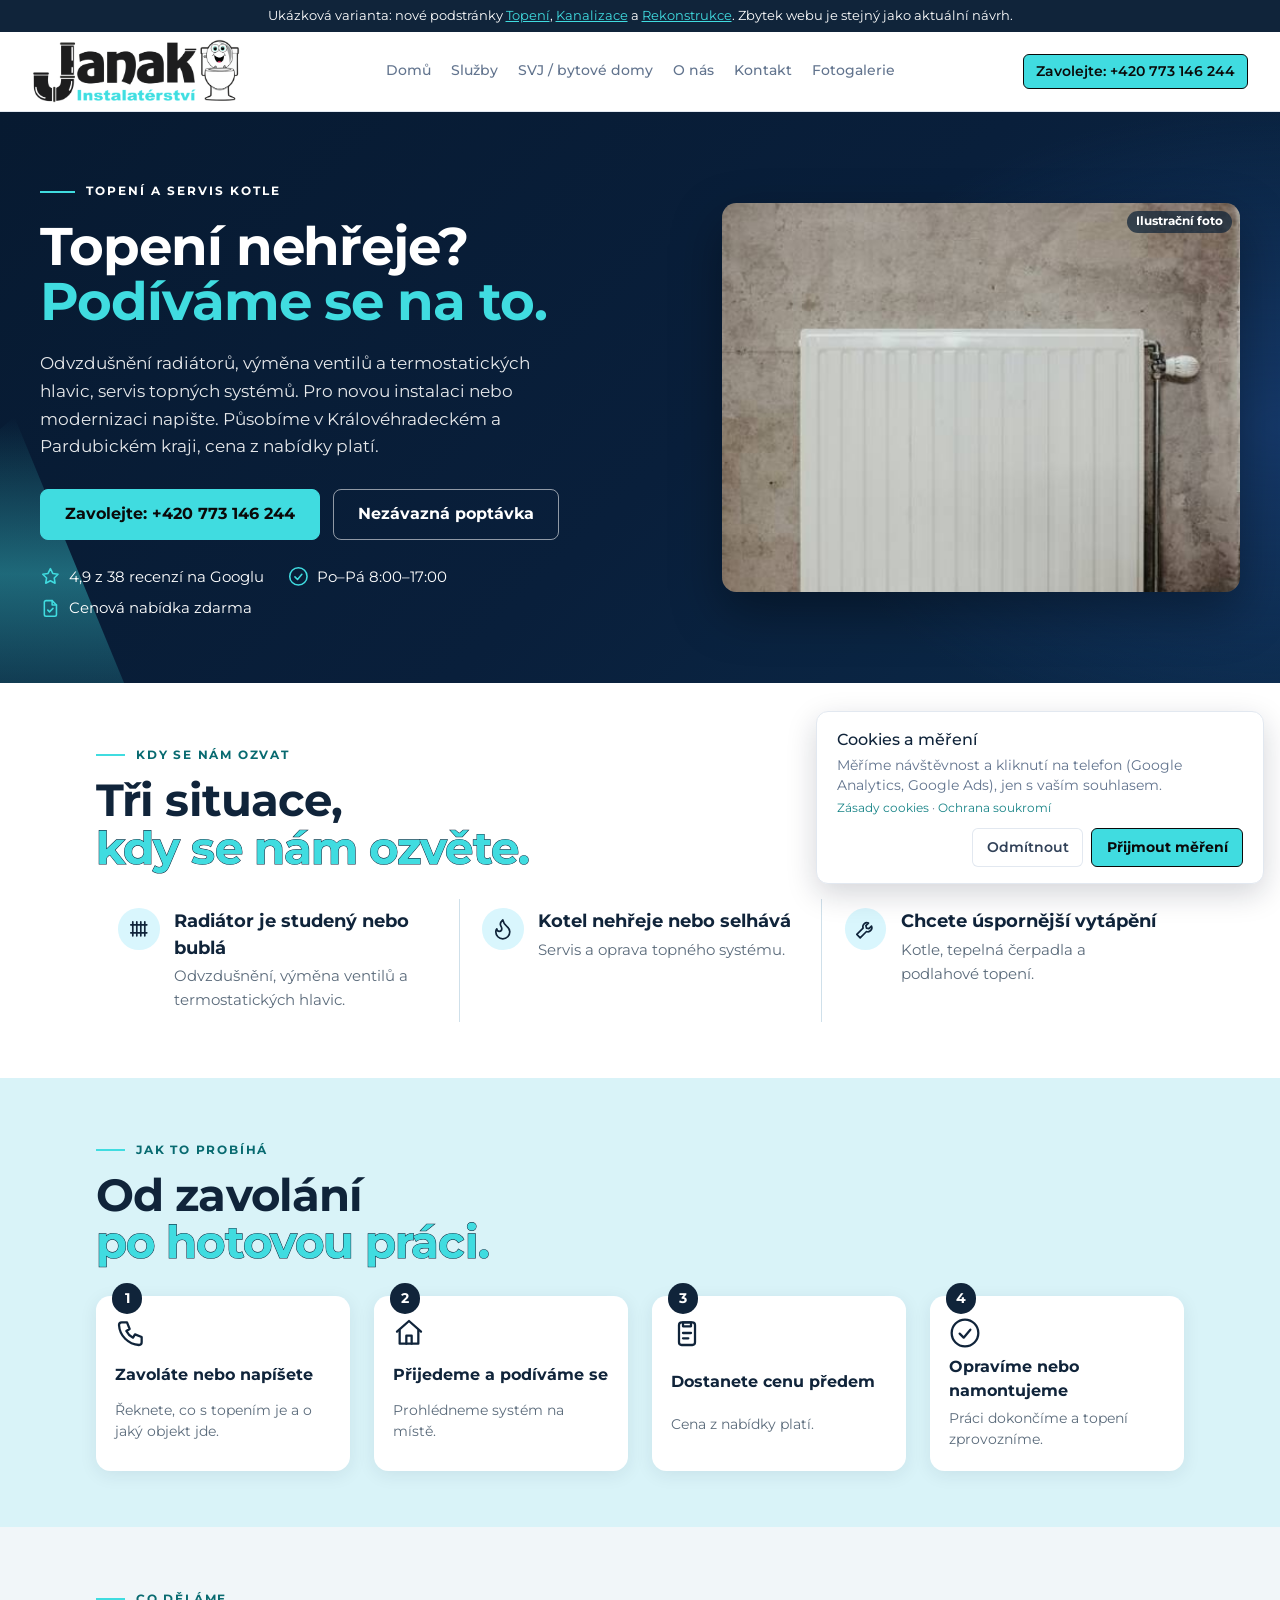
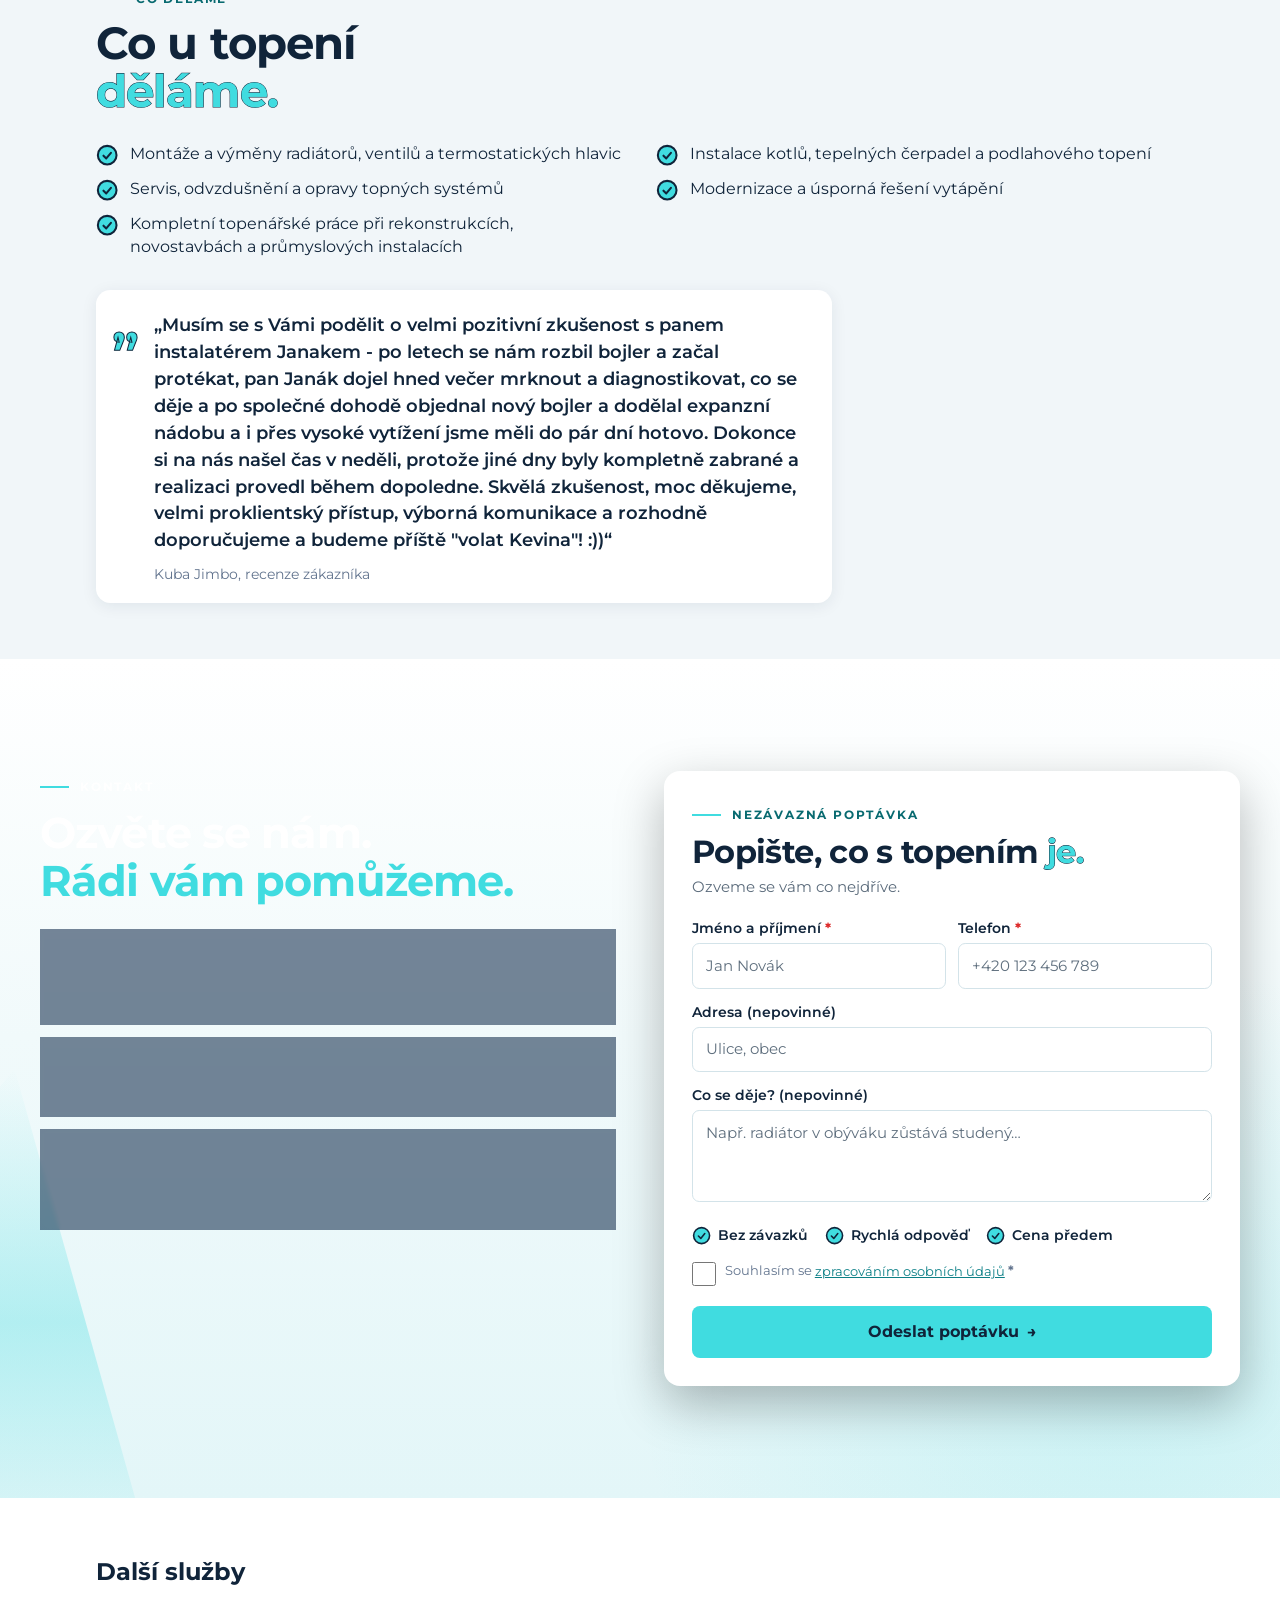
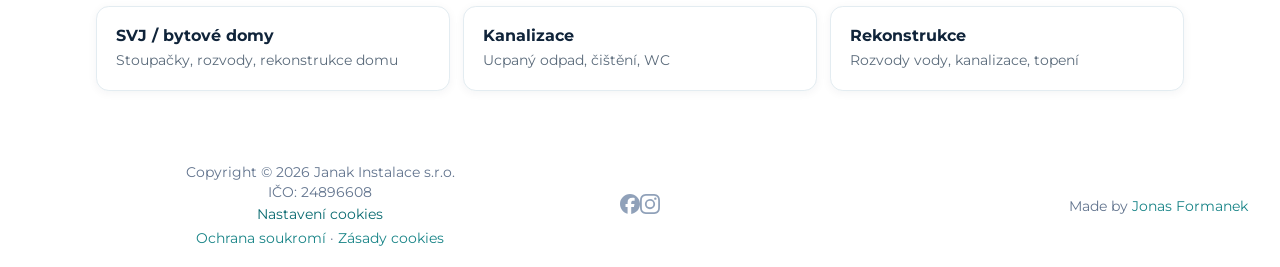
<file: topeni.html>
<!doctype html>
<html lang="cs-CZ">
<head>
<meta charset="utf-8">
<meta name="viewport" content="width=device-width, initial-scale=1">
<meta name="theme-color" content="#ffffff">
<meta name="robots" content="noindex, nofollow">
<title>Oprava topení a servis kotle – Královéhradecký a Pardubický kraj | Janak instalatérství</title>
<meta name="description" content="Oprava topení, odvzdušnění radiátorů, servis kotle a výměna termohlavic v Královéhradeckém a Pardubickém kraji. Zavolejte na +420 773 146 244.">
<meta property="og:type" content="website">
<meta property="og:site_name" content="Janak instalatérství">
<meta property="og:title" content="Oprava topení a servis kotle">
<meta property="og:description" content="Oprava topení, odvzdušnění radiátorů, servis kotle a výměna termohlavic v Královéhradeckém a Pardubickém kraji. Zavolejte na +420 773 146 244.">
<meta property="og:url" content="https://j4manek.github.io/janak-web-navrh/topeni.html">
<meta property="og:image" content="https://j4manek.github.io/janak-web-navrh/assets/img/logo.png">
<meta name="twitter:card" content="summary">
<link rel="icon" type="image/png" sizes="32x32" href="assets/img/favicon-32x32.png">
<link rel="icon" type="image/png" sizes="16x16" href="assets/img/favicon-16x16.png">
<link rel="apple-touch-icon" sizes="180x180" href="assets/img/apple-touch-icon.png">
<link rel="stylesheet" href="assets/css/entry.css">
<link rel="stylesheet" href="assets/css/inline.css">
<link rel="stylesheet" href="assets/css/navrh.css?v=47">
<link rel="stylesheet" href="assets/css/premium.css?v=39">
<link rel="stylesheet" href="assets/css/ukazka.css?v=2">
<script src="assets/js/mereni.js?v=3" defer></script>
<script src="assets/js/navrh.js?v=7" defer></script>
<script src="assets/js/premium.js?v=3" defer></script>
</head>
<body class="pm-page pm-svj" data-consent="unset"><div class="var-strip" role="note">Ukázková varianta: nové podstránky <a href="topeni.html">Topení</a>, <a href="kanalizace.html">Kanalizace</a> a <a href="rekonstrukce.html">Rekonstrukce</a>. Zbytek webu je stejný jako aktuální návrh.</div>
<div id="app" class="isolate">
<header class="bg-default/75 backdrop-blur border-b border-default h-(--ui-header-height) sticky top-0 z-50"><a class="skip-link" href="#main">Přejít na obsah</a><div class="w-full max-w-(--ui-container) mx-auto px-4 sm:px-6 lg:px-8 flex items-center justify-between gap-3 h-full"><div class="lg:flex-1 flex items-center gap-1.5"><a href="index.html" aria-label="Janak instalatérství" class="focus-visible:outline-primary shrink-0 font-bold text-xl text-highlighted flex items-end gap-1.5"><div class="flex items-center flex-nowrap gap-4"><img alt="Janak instalatérství" class="h-16 w-auto" src="assets/img/logo.png"></div></a></div><div class="hidden lg:flex"><nav data-collapsed="false" class="relative gap-1.5 [&amp;&gt;div]:min-w-0 items-center justify-between hidden lg:flex" aria-label="Hlavní" data-orientation="horizontal" dir="ltr" data-reka-navigation-menu><div style="position:relative;"><ul class="isolate min-w-0 flex items-center" data-orientation="horizontal"><li data-menu-item class="min-w-0 py-2"><a href="index.html" data-reka-collection-item class="group relative w-full flex items-center gap-1.5 font-medium text-sm before:absolute before:z-[-1] before:rounded-md focus:outline-none focus-visible:outline-none dark:focus-visible:outline-none focus-visible:before:ring-inset focus-visible:before:ring-2 focus-visible:before:ring-primary px-2.5 py-1.5 before:inset-x-px before:inset-y-0 text-muted hover:before:bg-elevated/50 transition-colors before:transition-colors data-[state=open]:text-highlighted data-[state=open]:before:bg-elevated/50 hover:text-primary"><span class="truncate">Domů</span></a></li><li data-menu-item class="min-w-0 py-2"><a href="index.html#sluzby" data-reka-collection-item class="group relative w-full flex items-center gap-1.5 font-medium text-sm before:absolute before:z-[-1] before:rounded-md focus:outline-none focus-visible:outline-none dark:focus-visible:outline-none focus-visible:before:ring-inset focus-visible:before:ring-2 focus-visible:before:ring-primary px-2.5 py-1.5 before:inset-x-px before:inset-y-0 text-muted hover:before:bg-elevated/50 transition-colors before:transition-colors data-[state=open]:text-highlighted data-[state=open]:before:bg-elevated/50 hover:text-primary"><span class="truncate">Služby</span></a></li><li data-menu-item class="min-w-0 py-2"><a href="svj-developeri.html" data-reka-collection-item class="group relative w-full flex items-center gap-1.5 font-medium text-sm before:absolute before:z-[-1] before:rounded-md focus:outline-none focus-visible:outline-none dark:focus-visible:outline-none focus-visible:before:ring-inset focus-visible:before:ring-2 focus-visible:before:ring-primary px-2.5 py-1.5 before:inset-x-px before:inset-y-0 text-muted hover:before:bg-elevated/50 transition-colors before:transition-colors data-[state=open]:text-highlighted data-[state=open]:before:bg-elevated/50 hover:text-primary"><span class="truncate">SVJ / bytové domy</span></a></li><li data-menu-item class="min-w-0 py-2"><a href="index.html#o-nas" data-reka-collection-item class="group relative w-full flex items-center gap-1.5 font-medium text-sm before:absolute before:z-[-1] before:rounded-md focus:outline-none focus-visible:outline-none dark:focus-visible:outline-none focus-visible:before:ring-inset focus-visible:before:ring-2 focus-visible:before:ring-primary px-2.5 py-1.5 before:inset-x-px before:inset-y-0 text-muted hover:before:bg-elevated/50 transition-colors before:transition-colors data-[state=open]:text-highlighted data-[state=open]:before:bg-elevated/50 hover:text-primary"><span class="truncate">O nás</span></a></li><li data-menu-item class="min-w-0 py-2"><a href="index.html#kontakt" data-reka-collection-item class="group relative w-full flex items-center gap-1.5 font-medium text-sm before:absolute before:z-[-1] before:rounded-md focus:outline-none focus-visible:outline-none dark:focus-visible:outline-none focus-visible:before:ring-inset focus-visible:before:ring-2 focus-visible:before:ring-primary px-2.5 py-1.5 before:inset-x-px before:inset-y-0 text-muted hover:before:bg-elevated/50 transition-colors before:transition-colors data-[state=open]:text-highlighted data-[state=open]:before:bg-elevated/50 hover:text-primary"><span class="truncate">Kontakt</span></a></li><li data-menu-item class="min-w-0 py-2"><a href="fotogalerie.html" data-reka-collection-item class="group relative w-full flex items-center gap-1.5 font-medium text-sm before:absolute before:z-[-1] before:rounded-md focus:outline-none focus-visible:outline-none dark:focus-visible:outline-none focus-visible:before:ring-inset focus-visible:before:ring-2 focus-visible:before:ring-primary px-2.5 py-1.5 before:inset-x-px before:inset-y-0 text-muted hover:before:bg-elevated/50 transition-colors before:transition-colors data-[state=open]:text-highlighted data-[state=open]:before:bg-elevated/50 hover:text-primary"><span class="truncate">Fotogalerie</span></a></li></ul></div><div class="absolute top-full left-0 flex w-full justify-center"></div></nav></div><div class="flex items-center justify-end lg:flex-1 gap-1.5"><div class="phone-wrap"><a href="tel:+420773146244" data-tel-loc="header_phone" class="btn-call">Zavolejte: +420 773 146 244</a></div><button type="button" aria-label="Otevřít menu" aria-expanded="false" aria-controls="mobile-nav" data-menu-toggle class="rounded-md font-medium inline-flex items-center disabled:cursor-not-allowed aria-disabled:cursor-not-allowed disabled:opacity-75 aria-disabled:opacity-75 transition-colors text-sm gap-1.5 text-default hover:bg-elevated active:bg-elevated focus:outline-none focus-visible:bg-elevated hover:disabled:bg-transparent dark:hover:disabled:bg-transparent hover:aria-disabled:bg-transparent dark:hover:aria-disabled:bg-transparent p-1.5 lg:hidden -me-1.5"><span class="iconify i-lucide:menu shrink-0 size-5" aria-hidden="true" style=""></span></button></div></div></header><nav id="mobile-nav" class="mobile-nav" aria-label="Mobilní menu" hidden><a href="index.html">Domů</a><a href="index.html#sluzby">Služby</a><a href="svj-developeri.html">SVJ / bytové domy</a><a href="index.html#o-nas">O nás</a><a href="index.html#oblast">Oblast</a><a href="index.html#kontakt">Kontakt</a><a href="fotogalerie.html">Fotogalerie</a></nav><main id="main" tabindex="-1">
<section class="ks-hero">
  <div class="ks-hero__in">
    <div class="ks-hero__txt">
      <span class="sd-kicker">Topení a servis kotle</span>
      <h1 class="sd-title">Topení nehřeje? <em>Podíváme se na to.</em></h1>
      <p class="sd-lede">Odvzdušnění radiátorů, výměna ventilů a termostatických hlavic, servis topných systémů. Pro novou instalaci nebo modernizaci napište. Působíme v Královéhradeckém a Pardubickém kraji, cena z nabídky platí.</p>
      <div class="sd-cta"><a href="tel:+420773146244" data-tel-loc="topeni_hero" class="sd-btn sd-btn--solid">Zavolejte: +420 773 146 244</a><a href="#formular" data-cta="topeni_hero_poptavka" class="sd-btn sd-btn--ghost">Nezávazná poptávka</a></div>
      <ul class="ks-trust"><li><svg class="ks-ti" viewBox="0 0 24 24" aria-hidden="true"><path d="M12 3l2.7 5.6 6.1.9-4.4 4.3 1 6.1L12 17l-5.4 2.9 1-6.1L3.2 9.5l6.1-.9z"/></svg><span>4,9 z 38 recenzí na Googlu</span></li><li><svg class="ks-ti" viewBox="0 0 24 24" aria-hidden="true"><circle cx="12" cy="12" r="10"/><path d="M8 12.5l3 3 5-6"/></svg><span>Po–Pá 8:00–17:00</span></li><li><svg class="ks-ti" viewBox="0 0 24 24" aria-hidden="true"><path d="M14 3H7a2 2 0 0 0-2 2v14a2 2 0 0 0 2 2h10a2 2 0 0 0 2-2V8z"/><path d="M14 3v5h5"/><path d="M9 14l2 2 4-4"/></svg><span>Cenová nabídka zdarma</span></li></ul>
    </div>
    <figure class="ks-hero__img"><img src="assets/img/stock-topeni.jpg" width="700" height="700" alt="Radiátor se ventilem"><span class="lt-ill">Ilustrační foto</span></figure>
  </div>
</section>
<section class="ks-sec ks-when"><div class="pm-wrap"><span class="sv-label">Kdy se nám ozvat</span><h2 class="lt-h2">Tři situace, <em>kdy se nám ozvěte.</em></h2><ul class="ks-when__list"><li><svg class="ks-i" viewBox="0 0 24 24" aria-hidden="true"><path d="M6 5v14M10 5v14M14 5v14M18 5v14M4 8h16M4 16h16"/></svg><div><strong>Radiátor je studený nebo bublá</strong><span>Odvzdušnění, výměna ventilů a termostatických hlavic.</span></div></li><li><svg class="ks-i" viewBox="0 0 24 24" aria-hidden="true"><path d="M8.5 14.5A2.5 2.5 0 0 0 11 12c0-1.4-.5-2-1-3-1.1-2.1-.2-4 2-6 .5 2.5 2 4.9 4 6.5 2 1.6 3 3.5 3 5.5a7 7 0 1 1-14 0c0-1.2.4-2.4 1-3 0 1.4 1.1 2.5 2.5 2.5z"/></svg><div><strong>Kotel nehřeje nebo selhává</strong><span>Servis a oprava topného systému.</span></div></li><li><svg class="ks-i" viewBox="0 0 24 24" aria-hidden="true"><path d="M14.7 6.3a4 4 0 0 0-5.4 5L3 17.6 6.4 21l6.3-6.3a4 4 0 0 0 5-5.4l-2.6 2.6-2.4-.6-.6-2.4z"/></svg><div><strong>Chcete úspornější vytápění</strong><span>Kotle, tepelná čerpadla a podlahové topení.</span></div></li></ul></div></section>
<section class="ks-sec ks-how"><div class="pm-wrap"><span class="sv-label">Jak to probíhá</span><h2 class="lt-h2">Od zavolání <em>po hotovou práci.</em></h2><ol class="ks-steps"><li><span class="ks-n">1</span><svg class="ks-si" viewBox="0 0 24 24" aria-hidden="true"><path d="M5 4h4l2 5-2.5 1.5a11 11 0 0 0 5 5L15 13l5 2v4a2 2 0 0 1-2 2A16 16 0 0 1 3 6a2 2 0 0 1 2-2z"/></svg><strong>Zavoláte nebo napíšete</strong><span>Řeknete, co s topením je a o jaký objekt jde.</span></li><li><span class="ks-n">2</span><svg class="ks-si" viewBox="0 0 24 24" aria-hidden="true"><path d="M3 11l9-8 9 8"/><path d="M5 10v10h14V10"/><path d="M10 20v-6h4v6"/></svg><strong>Přijedeme a podíváme se</strong><span>Prohlédneme systém na místě.</span></li><li><span class="ks-n">3</span><svg class="ks-si" viewBox="0 0 24 24" aria-hidden="true"><rect x="6" y="4" width="12" height="17" rx="2"/><path d="M9 4h6v3H9z"/><path d="M9 12h6M9 16h4"/></svg><strong>Dostanete cenu předem</strong><span>Cena z nabídky platí.</span></li><li><span class="ks-n">4</span><svg class="ks-si" viewBox="0 0 24 24" aria-hidden="true"><circle cx="12" cy="12" r="10"/><path d="M8 12.5l3 3 5-6"/></svg><strong>Opravíme nebo namontujeme</strong><span>Práci dokončíme a topení zprovozníme.</span></li></ol></div></section>
<section class="ks-sec ks-do"><div class="pm-wrap"><span class="sv-label">Co děláme</span><h2 class="lt-h2">Co u topení <em>děláme.</em></h2><ul class="ks-do__list"><li><svg class="ks-ck" viewBox="0 0 24 24" aria-hidden="true"><circle cx="12" cy="12" r="10"/><path d="M8 12.5l3 3 5-6"/></svg>Montáže a výměny radiátorů, ventilů a termostatických hlavic</li><li><svg class="ks-ck" viewBox="0 0 24 24" aria-hidden="true"><circle cx="12" cy="12" r="10"/><path d="M8 12.5l3 3 5-6"/></svg>Instalace kotlů, tepelných čerpadel a podlahového topení</li><li><svg class="ks-ck" viewBox="0 0 24 24" aria-hidden="true"><circle cx="12" cy="12" r="10"/><path d="M8 12.5l3 3 5-6"/></svg>Servis, odvzdušnění a opravy topných systémů</li><li><svg class="ks-ck" viewBox="0 0 24 24" aria-hidden="true"><circle cx="12" cy="12" r="10"/><path d="M8 12.5l3 3 5-6"/></svg>Modernizace a úsporná řešení vytápění</li><li><svg class="ks-ck" viewBox="0 0 24 24" aria-hidden="true"><circle cx="12" cy="12" r="10"/><path d="M8 12.5l3 3 5-6"/></svg>Kompletní topenářské práce při rekonstrukcích, novostavbách a průmyslových instalacích</li></ul>
<blockquote class="sv-quote"><p>„Musím se s Vámi podělit o velmi pozitivní zkušenost s panem instalatérem Janakem - po letech se nám rozbil bojler a začal protékat, pan Janák dojel hned večer mrknout a diagnostikovat, co se děje a po společné dohodě objednal nový bojler a dodělal expanzní nádobu a i přes vysoké vytížení jsme měli do pár dní hotovo. Dokonce si na nás našel čas v neděli, protože jiné dny byly kompletně zabrané a realizaci provedl během dopoledne. Skvělá zkušenost, moc děkujeme, velmi proklientský přístup, výborná komunikace a rozhodně doporučujeme a budeme příště "volat Kevina"! :))“</p><cite>Kuba Jimbo, recenze zákazníka</cite></blockquote></div></section>
<section class="ks-contact" id="kontakt"><div class="ks-contact__in">
  <div class="ks-contact__l"><span class="sv-label">Kontakt</span><h2 class="sv-h2">Ozvěte se nám. <em>Rádi vám pomůžeme.</em></h2>
    <ul class="sv-cinfo"><li><svg class="" viewBox="0 0 24 24" aria-hidden="true"><path d="M5 4h4l2 5-2.5 1.5a11 11 0 0 0 5 5L15 13l5 2v4a2 2 0 0 1-2 2A16 16 0 0 1 3 6a2 2 0 0 1 2-2z"/></svg><div><span>Telefon</span><a href="tel:+420773146244" data-tel-loc="topeni_kontakt">+420 773 146 244</a><small>Po–Pá 8:00–17:00</small></div></li><li><svg class="" viewBox="0 0 24 24" aria-hidden="true"><rect x="3" y="5" width="18" height="14" rx="2"/><path d="M3 7l9 6 9-6"/></svg><div><span>E-mail</span><a href="mailto:info@instalaterstvi-janak.cz" data-email-loc="topeni_kontakt">info@instalaterstvi-janak.cz</a></div></li><li><svg class="" viewBox="0 0 24 24" aria-hidden="true"><path d="M12 21s-7-6.2-7-11.2A7 7 0 0 1 19 9.8C19 14.8 12 21 12 21z"/><circle cx="12" cy="9.8" r="2.6"/></svg><div><span>Sídla společnosti</span><strong>Struha 794, 517 54 Vamberk</strong><strong>V Kopečku 169/14, 500 03 Hradec Králové</strong></div></li></ul></div>
  <div class="sv-formcard" id="formular"><span class="sv-label sv-label--dark">Nezávazná poptávka</span><h3 class="sv-formcard__h">Popište, co s topením <em>je.</em></h3><p class="sv-formcard__sub">Ozveme se vám co nejdříve.</p>
  <form data-lead-form data-form-type="topeni" class="sv-form"><input type="hidden" name="service" value="topeni"><div class="sv-form__grid">
    <label class="sv-field"><span>Jméno a příjmení <b aria-hidden="true">*</b></span><input name="name" type="text" required autocomplete="name" placeholder="Jan Novák" class="sv-input"></label>
    <label class="sv-field"><span>Telefon <b aria-hidden="true">*</b></span><input name="phone" type="tel" inputmode="tel" required autocomplete="tel" placeholder="+420 123 456 789" class="sv-input"></label>
    <label class="sv-field sv-field--full"><span>Adresa (nepovinné)</span><input name="address" type="text" autocomplete="street-address" placeholder="Ulice, obec" class="sv-input"></label>
    <label class="sv-field sv-field--full"><span>Co se děje? (nepovinné)</span><textarea name="message" rows="3" placeholder="Např. radiátor v obýváku zůstává studený…" class="sv-input"></textarea></label></div>
    <ul class="sv-checks"><li><svg class="" viewBox="0 0 24 24" aria-hidden="true"><circle cx="12" cy="12" r="10"/><path d="M8 12.5l3 3 5-6"/></svg>Bez závazků</li><li><svg class="" viewBox="0 0 24 24" aria-hidden="true"><circle cx="12" cy="12" r="10"/><path d="M8 12.5l3 3 5-6"/></svg>Rychlá odpověď</li><li><svg class="" viewBox="0 0 24 24" aria-hidden="true"><circle cx="12" cy="12" r="10"/><path d="M8 12.5l3 3 5-6"/></svg>Cena předem</li></ul>
    <label class="sv-gdpr"><input name="gdpr" type="checkbox" required><span>Souhlasím se <a href="ochrana-soukromi.html">zpracováním osobních údajů</a> <b aria-hidden="true">*</b></span></label>
    <button type="submit" class="sv-btn sv-btn--send">Odeslat poptávku <span aria-hidden="true">→</span></button>
    <p data-thanks hidden role="status" class="sv-thanks form-thanks"><strong>Děkujeme, budeme Vás co nejdříve kontaktovat.</strong> <span class="ov">[prototyp: zpráva se nikam neodeslala]</span></p></form></div>
</div></section>
<section class="ks-sec ks-more"><div class="pm-wrap"><h2 class="ks-more__h">Další služby</h2><div class="ks-more__grid"><a href="svj-developeri.html"><strong>SVJ / bytové domy</strong><span>Stoupačky, rozvody, rekonstrukce domu</span></a><a href="kanalizace.html"><strong>Kanalizace</strong><span>Ucpaný odpad, čištění, WC</span></a><a href="rekonstrukce.html"><strong>Rekonstrukce</strong><span>Rozvody vody, kanalizace, topení</span></a></div></div></section>
</main><footer><div class="w-full max-w-(--ui-container) mx-auto px-4 sm:px-6 lg:px-8 py-8 lg:py-4 lg:flex lg:items-center lg:justify-between lg:gap-x-3"><div class="lg:flex-1 flex items-center justify-center lg:justify-end gap-x-1.5 lg:order-3"><p class="text-muted text-sm">Made by <a href="tel:+420702088581" class="text-primary hover:underline">Jonas Formanek</a></p></div><div class="mt-3 lg:mt-0 lg:order-2 flex items-center justify-center"><nav data-collapsed="false" class="relative flex gap-1.5 [&amp;&gt;div]:min-w-0 items-center justify-between" aria-label="Main" data-orientation="horizontal" dir="ltr" data-reka-navigation-menu><div style="position:relative;"><ul class="isolate min-w-0 flex items-center" data-orientation="horizontal"><li data-menu-item class="min-w-0 py-2"><a href="https://www.facebook.com/profile.php?id=61565203664697" aria-label="Facebook Janak instalatérství" rel="noopener noreferrer" target="_blank" data-reka-collection-item class="group relative w-full flex items-center gap-1.5 font-medium text-sm before:absolute before:z-[-1] before:rounded-md focus:outline-none focus-visible:outline-none dark:focus-visible:outline-none focus-visible:before:ring-inset focus-visible:before:ring-2 focus-visible:before:ring-primary px-2.5 py-1.5 before:inset-x-px before:inset-y-0 text-muted hover:text-highlighted transition-colors data-[state=open]:text-highlighted"><span class="iconify i-simple-icons:facebook shrink-0 size-5 text-dimmed group-hover:text-default transition-colors group-data-[state=open]:text-default" aria-hidden="true" style=""></span></a></li><li data-menu-item class="min-w-0 py-2"><a href="https://www.instagram.com/instalaterstvi_janak/" aria-label="Instagram Janak instalatérství" rel="noopener noreferrer" target="_blank" data-reka-collection-item class="group relative w-full flex items-center gap-1.5 font-medium text-sm before:absolute before:z-[-1] before:rounded-md focus:outline-none focus-visible:outline-none dark:focus-visible:outline-none focus-visible:before:ring-inset focus-visible:before:ring-2 focus-visible:before:ring-primary px-2.5 py-1.5 before:inset-x-px before:inset-y-0 text-muted hover:text-highlighted transition-colors data-[state=open]:text-highlighted"><span class="iconify i-simple-icons:instagram shrink-0 size-5 text-dimmed group-hover:text-default transition-colors group-data-[state=open]:text-default" aria-hidden="true" style=""></span></a></li></ul></div><div class="absolute top-full left-0 flex w-full justify-center"></div></nav></div><div class="flex items-center justify-center lg:justify-start lg:flex-1 gap-x-1.5 mt-3 lg:mt-0 lg:order-1 flex-col"><p class="text-muted text-sm"> Copyright © 2026 Janak Instalace s.r.o. </p><p class="text-muted text-sm">IČO: 24896608</p><p class="text-muted text-sm"><button type="button" data-cookie-reset class="text-primary hover:underline">Nastavení cookies</button></p><p class="text-muted text-sm"><a href="ochrana-soukromi.html" class="text-primary hover:underline">Ochrana soukromí</a> · <a href="zasady-cookies.html" class="text-primary hover:underline">Zásady cookies</a></p></div></div></footer><div class="call-bar" role="region" aria-label="Rychlý kontakt"><a href="tel:+420773146244" data-tel-loc="landing_topeni" class="call-bar__call">Zavolat</a><a href="#poptavka" data-cta="landing_topeni_poptavka" class="call-bar__form">Poptávka</a></div><div class="cookie-banner" role="dialog" aria-label="Cookies a měření" hidden><div class="cookie-banner__text"><p class="font-medium text-highlighted">Cookies a měření</p><p class="text-sm text-muted">Měříme návštěvnost a kliknutí na telefon (Google Analytics, Google Ads), jen s vaším souhlasem.</p><p class="text-xs text-muted"><a href="zasady-cookies.html" class="text-primary hover:underline">Zásady cookies</a> · <a href="ochrana-soukromi.html" class="text-primary hover:underline">Ochrana soukromí</a></p></div><div class="cookie-banner__btns"><button type="button" data-consent-set="denied" class="cookie-btn cookie-btn--ghost">Odmítnout</button><button type="button" data-consent-set="granted" class="cookie-btn">Přijmout měření</button></div></div></div>
</body>
</html>
</file>
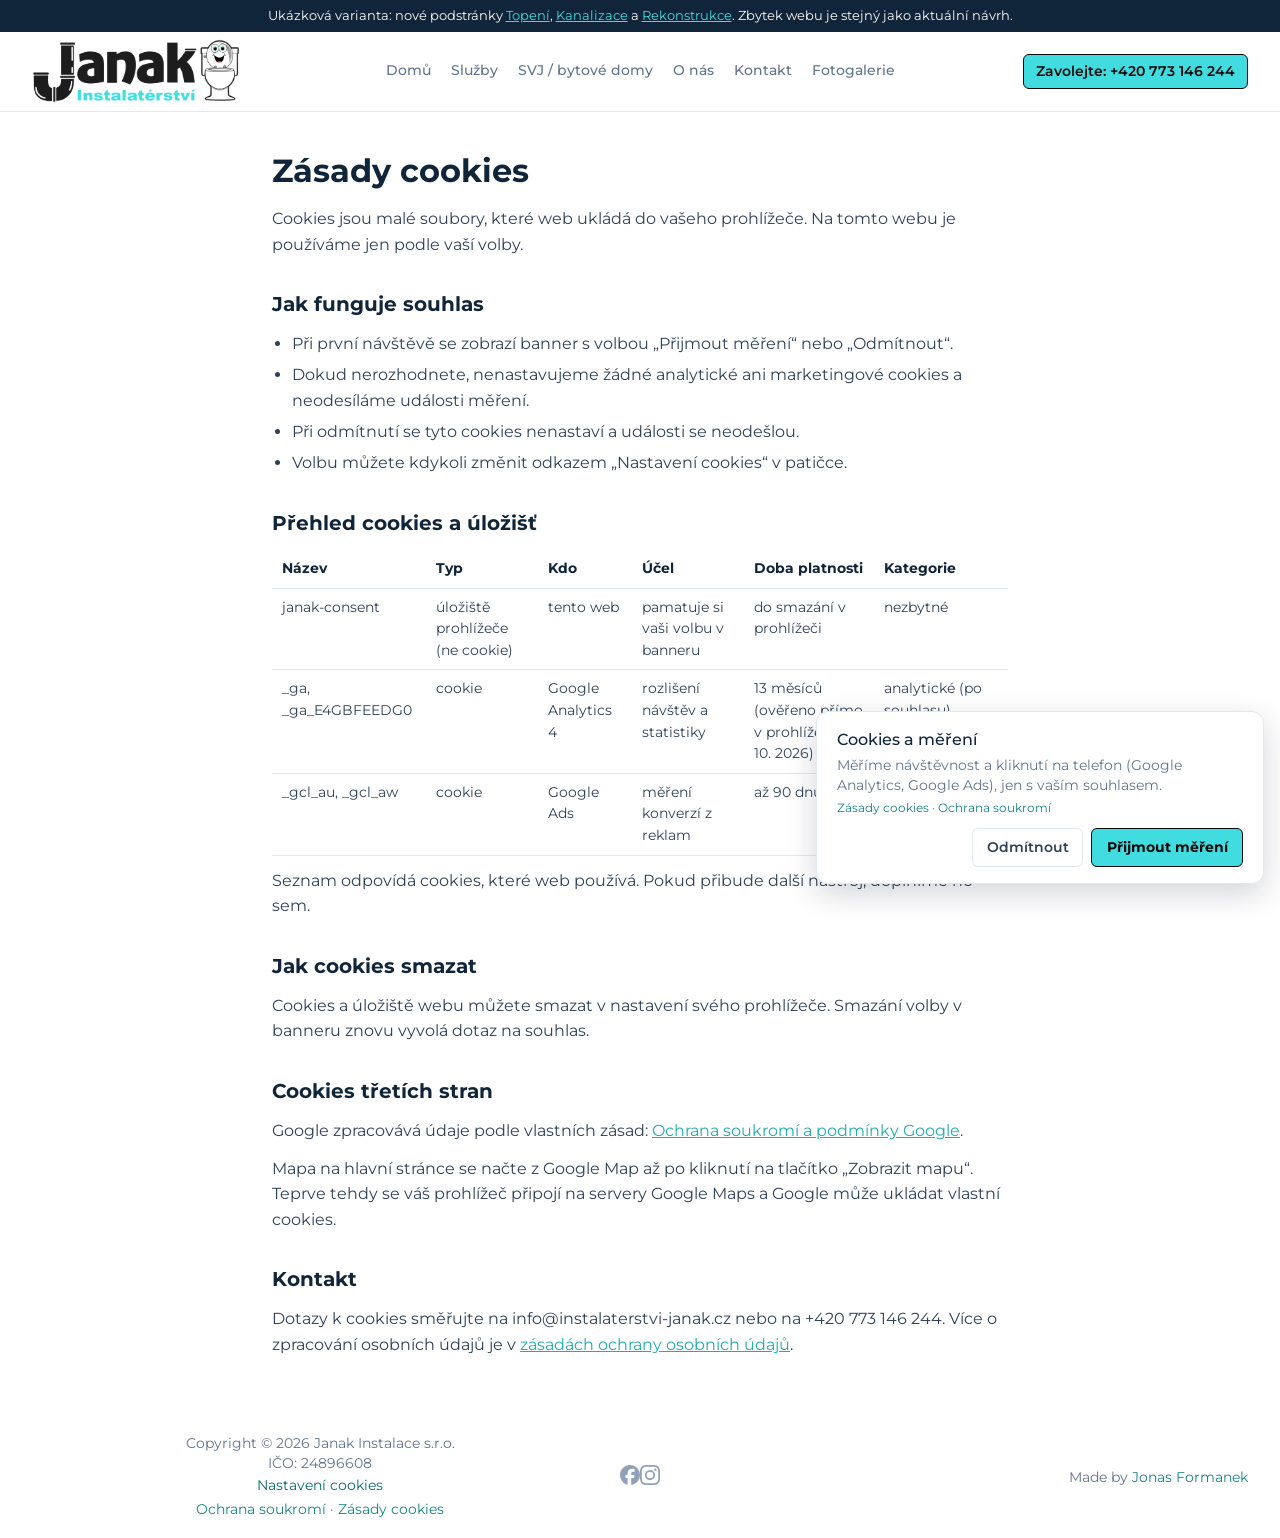
<file: zasady-cookies.html>
<!doctype html>
<html lang="cs-CZ">
<head>
<meta charset="utf-8">
<meta name="viewport" content="width=device-width, initial-scale=1">
<meta name="theme-color" content="#ffffff">
<meta name="robots" content="noindex, nofollow">
<title>Zásady cookies | Janak instalatérství</title>
<meta name="description" content="Jaké cookies a podobné technologie web používá a jak změnit svou volbu.">
<meta property="og:type" content="website">
<meta property="og:site_name" content="Janak instalatérství">
<meta property="og:title" content="Zásady cookies">
<meta property="og:description" content="Jaké cookies a podobné technologie web používá a jak změnit svou volbu.">
<meta property="og:url" content="https://j4manek.github.io/janak-web-navrh/zasady-cookies.html">
<meta property="og:image" content="https://j4manek.github.io/janak-web-navrh/assets/img/logo.png">
<meta name="twitter:card" content="summary">
<link rel="icon" type="image/png" sizes="32x32" href="assets/img/favicon-32x32.png">
<link rel="icon" type="image/png" sizes="16x16" href="assets/img/favicon-16x16.png">
<link rel="apple-touch-icon" sizes="180x180" href="assets/img/apple-touch-icon.png">
<link rel="stylesheet" href="assets/css/entry.css">
<link rel="stylesheet" href="assets/css/inline.css">
<link rel="stylesheet" href="assets/css/navrh.css?v=47">
<script src="assets/js/mereni.js?v=3" defer></script>
<script src="assets/js/navrh.js?v=7" defer></script>
</head>
<body data-consent="unset"><div class="var-strip" role="note">Ukázková varianta: nové podstránky <a href="topeni.html">Topení</a>, <a href="kanalizace.html">Kanalizace</a> a <a href="rekonstrukce.html">Rekonstrukce</a>. Zbytek webu je stejný jako aktuální návrh.</div>
<div id="app" class="isolate">
<header class="bg-default/75 backdrop-blur border-b border-default h-(--ui-header-height) sticky top-0 z-50"><a class="skip-link" href="#main">Přejít na obsah</a><div class="w-full max-w-(--ui-container) mx-auto px-4 sm:px-6 lg:px-8 flex items-center justify-between gap-3 h-full"><div class="lg:flex-1 flex items-center gap-1.5"><a href="index.html" aria-label="Janak instalatérství" class="focus-visible:outline-primary shrink-0 font-bold text-xl text-highlighted flex items-end gap-1.5"><div class="flex items-center flex-nowrap gap-4"><img alt="Janak instalatérství" class="h-16 w-auto" src="assets/img/logo.png"></div></a></div><div class="hidden lg:flex"><nav data-collapsed="false" class="relative gap-1.5 [&amp;&gt;div]:min-w-0 items-center justify-between hidden lg:flex" aria-label="Hlavní" data-orientation="horizontal" dir="ltr" data-reka-navigation-menu><div style="position:relative;"><ul class="isolate min-w-0 flex items-center" data-orientation="horizontal"><li data-menu-item class="min-w-0 py-2"><a href="index.html" data-reka-collection-item class="group relative w-full flex items-center gap-1.5 font-medium text-sm before:absolute before:z-[-1] before:rounded-md focus:outline-none focus-visible:outline-none dark:focus-visible:outline-none focus-visible:before:ring-inset focus-visible:before:ring-2 focus-visible:before:ring-primary px-2.5 py-1.5 before:inset-x-px before:inset-y-0 text-muted hover:before:bg-elevated/50 transition-colors before:transition-colors data-[state=open]:text-highlighted data-[state=open]:before:bg-elevated/50 hover:text-primary"><span class="truncate">Domů</span></a></li><li data-menu-item class="min-w-0 py-2"><a href="index.html#sluzby" data-reka-collection-item class="group relative w-full flex items-center gap-1.5 font-medium text-sm before:absolute before:z-[-1] before:rounded-md focus:outline-none focus-visible:outline-none dark:focus-visible:outline-none focus-visible:before:ring-inset focus-visible:before:ring-2 focus-visible:before:ring-primary px-2.5 py-1.5 before:inset-x-px before:inset-y-0 text-muted hover:before:bg-elevated/50 transition-colors before:transition-colors data-[state=open]:text-highlighted data-[state=open]:before:bg-elevated/50 hover:text-primary"><span class="truncate">Služby</span></a></li><li data-menu-item class="min-w-0 py-2"><a href="svj-developeri.html" data-reka-collection-item class="group relative w-full flex items-center gap-1.5 font-medium text-sm before:absolute before:z-[-1] before:rounded-md focus:outline-none focus-visible:outline-none dark:focus-visible:outline-none focus-visible:before:ring-inset focus-visible:before:ring-2 focus-visible:before:ring-primary px-2.5 py-1.5 before:inset-x-px before:inset-y-0 text-muted hover:before:bg-elevated/50 transition-colors before:transition-colors data-[state=open]:text-highlighted data-[state=open]:before:bg-elevated/50 hover:text-primary"><span class="truncate">SVJ / bytové domy</span></a></li><li data-menu-item class="min-w-0 py-2"><a href="index.html#o-nas" data-reka-collection-item class="group relative w-full flex items-center gap-1.5 font-medium text-sm before:absolute before:z-[-1] before:rounded-md focus:outline-none focus-visible:outline-none dark:focus-visible:outline-none focus-visible:before:ring-inset focus-visible:before:ring-2 focus-visible:before:ring-primary px-2.5 py-1.5 before:inset-x-px before:inset-y-0 text-muted hover:before:bg-elevated/50 transition-colors before:transition-colors data-[state=open]:text-highlighted data-[state=open]:before:bg-elevated/50 hover:text-primary"><span class="truncate">O nás</span></a></li><li data-menu-item class="min-w-0 py-2"><a href="index.html#kontakt" data-reka-collection-item class="group relative w-full flex items-center gap-1.5 font-medium text-sm before:absolute before:z-[-1] before:rounded-md focus:outline-none focus-visible:outline-none dark:focus-visible:outline-none focus-visible:before:ring-inset focus-visible:before:ring-2 focus-visible:before:ring-primary px-2.5 py-1.5 before:inset-x-px before:inset-y-0 text-muted hover:before:bg-elevated/50 transition-colors before:transition-colors data-[state=open]:text-highlighted data-[state=open]:before:bg-elevated/50 hover:text-primary"><span class="truncate">Kontakt</span></a></li><li data-menu-item class="min-w-0 py-2"><a href="fotogalerie.html" data-reka-collection-item class="group relative w-full flex items-center gap-1.5 font-medium text-sm before:absolute before:z-[-1] before:rounded-md focus:outline-none focus-visible:outline-none dark:focus-visible:outline-none focus-visible:before:ring-inset focus-visible:before:ring-2 focus-visible:before:ring-primary px-2.5 py-1.5 before:inset-x-px before:inset-y-0 text-muted hover:before:bg-elevated/50 transition-colors before:transition-colors data-[state=open]:text-highlighted data-[state=open]:before:bg-elevated/50 hover:text-primary"><span class="truncate">Fotogalerie</span></a></li></ul></div><div class="absolute top-full left-0 flex w-full justify-center"></div></nav></div><div class="flex items-center justify-end lg:flex-1 gap-1.5"><div class="phone-wrap"><a href="tel:+420773146244" data-tel-loc="header_phone" class="btn-call">Zavolejte: +420 773 146 244</a></div><button type="button" aria-label="Otevřít menu" aria-expanded="false" aria-controls="mobile-nav" data-menu-toggle class="rounded-md font-medium inline-flex items-center disabled:cursor-not-allowed aria-disabled:cursor-not-allowed disabled:opacity-75 aria-disabled:opacity-75 transition-colors text-sm gap-1.5 text-default hover:bg-elevated active:bg-elevated focus:outline-none focus-visible:bg-elevated hover:disabled:bg-transparent dark:hover:disabled:bg-transparent hover:aria-disabled:bg-transparent dark:hover:aria-disabled:bg-transparent p-1.5 lg:hidden -me-1.5"><span class="iconify i-lucide:menu shrink-0 size-5" aria-hidden="true" style=""></span></button></div></div></header><nav id="mobile-nav" class="mobile-nav" aria-label="Mobilní menu" hidden><a href="index.html">Domů</a><a href="index.html#sluzby">Služby</a><a href="svj-developeri.html">SVJ / bytové domy</a><a href="index.html#o-nas">O nás</a><a href="index.html#oblast">Oblast</a><a href="index.html#kontakt">Kontakt</a><a href="fotogalerie.html">Fotogalerie</a></nav><main id="main" tabindex="-1" class="policy"><h1 class="policy__title">Zásady cookies</h1><p class="policy__p">Cookies jsou malé soubory, které web ukládá do vašeho prohlížeče. Na tomto webu je používáme jen podle vaší volby.</p><h2 class="policy__h">Jak funguje souhlas</h2><ul class="policy__ul"><li>Při první návštěvě se zobrazí banner s volbou „Přijmout měření“ nebo „Odmítnout“.</li><li>Dokud nerozhodnete, nenastavujeme žádné analytické ani marketingové cookies a neodesíláme události měření.</li><li>Při odmítnutí se tyto cookies nenastaví a události se neodešlou.</li><li>Volbu můžete kdykoli změnit odkazem „Nastavení cookies“ v patičce.</li></ul><h2 class="policy__h">Přehled cookies a úložišť</h2><div class="policy__tbl"><table><thead><tr><th>Název</th><th>Typ</th><th>Kdo</th><th>Účel</th><th>Doba platnosti</th><th>Kategorie</th></tr></thead><tbody><tr><td>janak-consent</td><td>úložiště prohlížeče (ne cookie)</td><td>tento web</td><td>pamatuje si vaši volbu v banneru</td><td>do smazání v prohlížeči</td><td>nezbytné</td></tr><tr><td>_ga, _ga_E4GBFEEDG0</td><td>cookie</td><td>Google Analytics 4</td><td>rozlišení návštěv a statistiky</td><td>13 měsíců (ověřeno přímo v prohlížeči 13. 10. 2026)</td><td>analytické (po souhlasu)</td></tr><tr><td>_gcl_au, _gcl_aw</td><td>cookie</td><td>Google Ads</td><td>měření konverzí z reklam</td><td>až 90 dnů</td><td>marketingové (po souhlasu)</td></tr></tbody></table></div><p class="policy__p">Seznam odpovídá cookies, které web používá. Pokud přibude další nástroj, doplníme ho sem.</p><h2 class="policy__h">Jak cookies smazat</h2><p class="policy__p">Cookies a úložiště webu můžete smazat v nastavení svého prohlížeče. Smazání volby v banneru znovu vyvolá dotaz na souhlas.</p><h2 class="policy__h">Cookies třetích stran</h2><p class="policy__p">Google zpracovává údaje podle vlastních zásad: <a href="https://policies.google.com/privacy?hl=cs" target="_blank" rel="noopener">Ochrana soukromí a podmínky Google</a>.</p><p class="policy__p">Mapa na hlavní stránce se načte z Google Map až po kliknutí na tlačítko „Zobrazit mapu“. Teprve tehdy se váš prohlížeč připojí na servery Google Maps a Google může ukládat vlastní cookies.</p><h2 class="policy__h">Kontakt</h2><p class="policy__p">Dotazy k cookies směřujte na info@instalaterstvi-janak.cz nebo na +420 773 146 244. Více o zpracování osobních údajů je v <a href="ochrana-soukromi.html">zásadách ochrany osobních údajů</a>.</p></main><footer><div class="w-full max-w-(--ui-container) mx-auto px-4 sm:px-6 lg:px-8 py-8 lg:py-4 lg:flex lg:items-center lg:justify-between lg:gap-x-3"><div class="lg:flex-1 flex items-center justify-center lg:justify-end gap-x-1.5 lg:order-3"><p class="text-muted text-sm">Made by <a href="tel:+420702088581" class="text-primary hover:underline">Jonas Formanek</a></p></div><div class="mt-3 lg:mt-0 lg:order-2 flex items-center justify-center"><nav data-collapsed="false" class="relative flex gap-1.5 [&amp;&gt;div]:min-w-0 items-center justify-between" aria-label="Main" data-orientation="horizontal" dir="ltr" data-reka-navigation-menu><div style="position:relative;"><ul class="isolate min-w-0 flex items-center" data-orientation="horizontal"><li data-menu-item class="min-w-0 py-2"><a href="https://www.facebook.com/profile.php?id=61565203664697" aria-label="Facebook Janak instalatérství" rel="noopener noreferrer" target="_blank" data-reka-collection-item class="group relative w-full flex items-center gap-1.5 font-medium text-sm before:absolute before:z-[-1] before:rounded-md focus:outline-none focus-visible:outline-none dark:focus-visible:outline-none focus-visible:before:ring-inset focus-visible:before:ring-2 focus-visible:before:ring-primary px-2.5 py-1.5 before:inset-x-px before:inset-y-0 text-muted hover:text-highlighted transition-colors data-[state=open]:text-highlighted"><span class="iconify i-simple-icons:facebook shrink-0 size-5 text-dimmed group-hover:text-default transition-colors group-data-[state=open]:text-default" aria-hidden="true" style=""></span></a></li><li data-menu-item class="min-w-0 py-2"><a href="https://www.instagram.com/instalaterstvi_janak/" aria-label="Instagram Janak instalatérství" rel="noopener noreferrer" target="_blank" data-reka-collection-item class="group relative w-full flex items-center gap-1.5 font-medium text-sm before:absolute before:z-[-1] before:rounded-md focus:outline-none focus-visible:outline-none dark:focus-visible:outline-none focus-visible:before:ring-inset focus-visible:before:ring-2 focus-visible:before:ring-primary px-2.5 py-1.5 before:inset-x-px before:inset-y-0 text-muted hover:text-highlighted transition-colors data-[state=open]:text-highlighted"><span class="iconify i-simple-icons:instagram shrink-0 size-5 text-dimmed group-hover:text-default transition-colors group-data-[state=open]:text-default" aria-hidden="true" style=""></span></a></li></ul></div><div class="absolute top-full left-0 flex w-full justify-center"></div></nav></div><div class="flex items-center justify-center lg:justify-start lg:flex-1 gap-x-1.5 mt-3 lg:mt-0 lg:order-1 flex-col"><p class="text-muted text-sm"> Copyright © 2026 Janak Instalace s.r.o. </p><p class="text-muted text-sm">IČO: 24896608</p><p class="text-muted text-sm"><button type="button" data-cookie-reset class="text-primary hover:underline">Nastavení cookies</button></p><p class="text-muted text-sm"><a href="ochrana-soukromi.html" class="text-primary hover:underline">Ochrana soukromí</a> · <a href="zasady-cookies.html" class="text-primary hover:underline">Zásady cookies</a></p></div></div></footer><div class="call-bar" role="region" aria-label="Rychlý kontakt"><a href="tel:+420773146244" data-tel-loc="policy" class="call-bar__call">Zavolat</a><a href="index.html#kontakt" data-cta="policy_poptavka" class="call-bar__form">Poptávka</a></div><div class="cookie-banner" role="dialog" aria-label="Cookies a měření" hidden><div class="cookie-banner__text"><p class="font-medium text-highlighted">Cookies a měření</p><p class="text-sm text-muted">Měříme návštěvnost a kliknutí na telefon (Google Analytics, Google Ads), jen s vaším souhlasem.</p><p class="text-xs text-muted"><a href="zasady-cookies.html" class="text-primary hover:underline">Zásady cookies</a> · <a href="ochrana-soukromi.html" class="text-primary hover:underline">Ochrana soukromí</a></p></div><div class="cookie-banner__btns"><button type="button" data-consent-set="denied" class="cookie-btn cookie-btn--ghost">Odmítnout</button><button type="button" data-consent-set="granted" class="cookie-btn">Přijmout měření</button></div></div></div>
</body>
</html>
</file>
<file: assets/css/entry.css>
@font-face{font-family:Montserrat;src:local("Montserrat Regular Italic"),local("Montserrat Italic"),url(../fonts/oL9oUaLmvLy7CrMG_SR3Fe6pqVg2KVUvBeBWK1Z8fAU-2qQDlkXy7KoEEUWjzNDBkO9p1KBqOuLPzdwtdWtfEnY.woff2) format(woff2);font-display:swap;unicode-range:U+0460-052F,U+1C80-1C8A,U+20B4,U+2DE0-2DFF,U+A640-A69F,U+FE2E-FE2F;font-weight:400;font-style:italic}@font-face{font-family:"Montserrat Fallback: Arial";src:local("Arial");size-adjust:112.8307%;ascent-override:85.7923%;descent-override:22.2457%;line-gap-override:0%}@font-face{font-family:Montserrat;src:local("Montserrat Regular Italic"),local("Montserrat Italic"),url(../fonts/CM_twa05vt7xco9pt30t57nLArN5dw2FYrsrzAIppG4-v7xEiB_qJOqfQuC__igAjV0Vz4JwloD_OMG9IvzO0UI.woff2) format(woff2);font-display:swap;unicode-range:U+0301,U+0400-045F,U+0490-0491,U+04B0-04B1,U+2116;font-weight:400;font-style:italic}@font-face{font-family:Montserrat;src:local("Montserrat Regular Italic"),local("Montserrat Italic"),url(../fonts/_xcHwxJLGf7ifp8FnvTVDxtoVwCyzW_HSM_SyMof_Kg-hMXHt7xeUJqdfdqNmt_p7UZYvX5NyqC9Z_3xDV5F6n8.woff2) format(woff2);font-display:swap;unicode-range:U+0102-0103,U+0110-0111,U+0128-0129,U+0168-0169,U+01A0-01A1,U+01AF-01B0,U+0300-0301,U+0303-0304,U+0308-0309,U+0323,U+0329,U+1EA0-1EF9,U+20AB;font-weight:400;font-style:italic}@font-face{font-family:Montserrat;src:local("Montserrat Regular Italic"),local("Montserrat Italic"),url(../fonts/3DwwVWV4U9sObPebMl7uw9dMrVM33Xk-kf7censDokk-tLNtvFz06Qu5qJNl1iaTV83OKJPdZzFrSgoy6lIWsZQ.woff2) format(woff2);font-display:swap;unicode-range:U+0100-02BA,U+02BD-02C5,U+02C7-02CC,U+02CE-02D7,U+02DD-02FF,U+0304,U+0308,U+0329,U+1D00-1DBF,U+1E00-1E9F,U+1EF2-1EFF,U+2020,U+20A0-20AB,U+20AD-20C0,U+2113,U+2C60-2C7F,U+A720-A7FF;font-weight:400;font-style:italic}@font-face{font-family:Montserrat;src:local("Montserrat Regular Italic"),local("Montserrat Italic"),url(../fonts/W5WywcATsYlevYR0RUesn5Ak8T4kswOyfm7lhtAXNcc-D9M0wN_-eoaFS4k2e5OxLZt7cpo0pAltPY2jLizBWE0.woff2) format(woff2);font-display:swap;unicode-range:U+0000-00FF,U+0131,U+0152-0153,U+02BB-02BC,U+02C6,U+02DA,U+02DC,U+0304,U+0308,U+0329,U+2000-206F,U+20AC,U+2122,U+2191,U+2193,U+2212,U+2215,U+FEFF,U+FFFD;font-weight:400;font-style:italic}@font-face{font-family:Montserrat;src:local("Montserrat Medium Italic"),url(../fonts/oL9oUaLmvLy7CrMG_SR3Fe6pqVg2KVUvBeBWK1Z8fAU-2qQDlkXy7KoEEUWjzNDBkO9p1KBqOuLPzdwtdWtfEnY.woff2) format(woff2);font-display:swap;unicode-range:U+0460-052F,U+1C80-1C8A,U+20B4,U+2DE0-2DFF,U+A640-A69F,U+FE2E-FE2F;font-weight:500;font-style:italic}@font-face{font-family:Montserrat;src:local("Montserrat Medium Italic"),url(../fonts/CM_twa05vt7xco9pt30t57nLArN5dw2FYrsrzAIppG4-v7xEiB_qJOqfQuC__igAjV0Vz4JwloD_OMG9IvzO0UI.woff2) format(woff2);font-display:swap;unicode-range:U+0301,U+0400-045F,U+0490-0491,U+04B0-04B1,U+2116;font-weight:500;font-style:italic}@font-face{font-family:Montserrat;src:local("Montserrat Medium Italic"),url(../fonts/_xcHwxJLGf7ifp8FnvTVDxtoVwCyzW_HSM_SyMof_Kg-hMXHt7xeUJqdfdqNmt_p7UZYvX5NyqC9Z_3xDV5F6n8.woff2) format(woff2);font-display:swap;unicode-range:U+0102-0103,U+0110-0111,U+0128-0129,U+0168-0169,U+01A0-01A1,U+01AF-01B0,U+0300-0301,U+0303-0304,U+0308-0309,U+0323,U+0329,U+1EA0-1EF9,U+20AB;font-weight:500;font-style:italic}@font-face{font-family:Montserrat;src:local("Montserrat Medium Italic"),url(../fonts/3DwwVWV4U9sObPebMl7uw9dMrVM33Xk-kf7censDokk-tLNtvFz06Qu5qJNl1iaTV83OKJPdZzFrSgoy6lIWsZQ.woff2) format(woff2);font-display:swap;unicode-range:U+0100-02BA,U+02BD-02C5,U+02C7-02CC,U+02CE-02D7,U+02DD-02FF,U+0304,U+0308,U+0329,U+1D00-1DBF,U+1E00-1E9F,U+1EF2-1EFF,U+2020,U+20A0-20AB,U+20AD-20C0,U+2113,U+2C60-2C7F,U+A720-A7FF;font-weight:500;font-style:italic}@font-face{font-family:Montserrat;src:local("Montserrat Medium Italic"),url(../fonts/W5WywcATsYlevYR0RUesn5Ak8T4kswOyfm7lhtAXNcc-D9M0wN_-eoaFS4k2e5OxLZt7cpo0pAltPY2jLizBWE0.woff2) format(woff2);font-display:swap;unicode-range:U+0000-00FF,U+0131,U+0152-0153,U+02BB-02BC,U+02C6,U+02DA,U+02DC,U+0304,U+0308,U+0329,U+2000-206F,U+20AC,U+2122,U+2191,U+2193,U+2212,U+2215,U+FEFF,U+FFFD;font-weight:500;font-style:italic}@font-face{font-family:Montserrat;src:local("Montserrat SemiBold Italic"),url(../fonts/oL9oUaLmvLy7CrMG_SR3Fe6pqVg2KVUvBeBWK1Z8fAU-2qQDlkXy7KoEEUWjzNDBkO9p1KBqOuLPzdwtdWtfEnY.woff2) format(woff2);font-display:swap;unicode-range:U+0460-052F,U+1C80-1C8A,U+20B4,U+2DE0-2DFF,U+A640-A69F,U+FE2E-FE2F;font-weight:600;font-style:italic}@font-face{font-family:Montserrat;src:local("Montserrat SemiBold Italic"),url(../fonts/CM_twa05vt7xco9pt30t57nLArN5dw2FYrsrzAIppG4-v7xEiB_qJOqfQuC__igAjV0Vz4JwloD_OMG9IvzO0UI.woff2) format(woff2);font-display:swap;unicode-range:U+0301,U+0400-045F,U+0490-0491,U+04B0-04B1,U+2116;font-weight:600;font-style:italic}@font-face{font-family:Montserrat;src:local("Montserrat SemiBold Italic"),url(../fonts/_xcHwxJLGf7ifp8FnvTVDxtoVwCyzW_HSM_SyMof_Kg-hMXHt7xeUJqdfdqNmt_p7UZYvX5NyqC9Z_3xDV5F6n8.woff2) format(woff2);font-display:swap;unicode-range:U+0102-0103,U+0110-0111,U+0128-0129,U+0168-0169,U+01A0-01A1,U+01AF-01B0,U+0300-0301,U+0303-0304,U+0308-0309,U+0323,U+0329,U+1EA0-1EF9,U+20AB;font-weight:600;font-style:italic}@font-face{font-family:Montserrat;src:local("Montserrat SemiBold Italic"),url(../fonts/3DwwVWV4U9sObPebMl7uw9dMrVM33Xk-kf7censDokk-tLNtvFz06Qu5qJNl1iaTV83OKJPdZzFrSgoy6lIWsZQ.woff2) format(woff2);font-display:swap;unicode-range:U+0100-02BA,U+02BD-02C5,U+02C7-02CC,U+02CE-02D7,U+02DD-02FF,U+0304,U+0308,U+0329,U+1D00-1DBF,U+1E00-1E9F,U+1EF2-1EFF,U+2020,U+20A0-20AB,U+20AD-20C0,U+2113,U+2C60-2C7F,U+A720-A7FF;font-weight:600;font-style:italic}@font-face{font-family:Montserrat;src:local("Montserrat SemiBold Italic"),url(../fonts/W5WywcATsYlevYR0RUesn5Ak8T4kswOyfm7lhtAXNcc-D9M0wN_-eoaFS4k2e5OxLZt7cpo0pAltPY2jLizBWE0.woff2) format(woff2);font-display:swap;unicode-range:U+0000-00FF,U+0131,U+0152-0153,U+02BB-02BC,U+02C6,U+02DA,U+02DC,U+0304,U+0308,U+0329,U+2000-206F,U+20AC,U+2122,U+2191,U+2193,U+2212,U+2215,U+FEFF,U+FFFD;font-weight:600;font-style:italic}@font-face{font-family:Montserrat;src:local("Montserrat Bold Italic"),url(../fonts/oL9oUaLmvLy7CrMG_SR3Fe6pqVg2KVUvBeBWK1Z8fAU-2qQDlkXy7KoEEUWjzNDBkO9p1KBqOuLPzdwtdWtfEnY.woff2) format(woff2);font-display:swap;unicode-range:U+0460-052F,U+1C80-1C8A,U+20B4,U+2DE0-2DFF,U+A640-A69F,U+FE2E-FE2F;font-weight:700;font-style:italic}@font-face{font-family:Montserrat;src:local("Montserrat Bold Italic"),url(../fonts/CM_twa05vt7xco9pt30t57nLArN5dw2FYrsrzAIppG4-v7xEiB_qJOqfQuC__igAjV0Vz4JwloD_OMG9IvzO0UI.woff2) format(woff2);font-display:swap;unicode-range:U+0301,U+0400-045F,U+0490-0491,U+04B0-04B1,U+2116;font-weight:700;font-style:italic}@font-face{font-family:Montserrat;src:local("Montserrat Bold Italic"),url(../fonts/_xcHwxJLGf7ifp8FnvTVDxtoVwCyzW_HSM_SyMof_Kg-hMXHt7xeUJqdfdqNmt_p7UZYvX5NyqC9Z_3xDV5F6n8.woff2) format(woff2);font-display:swap;unicode-range:U+0102-0103,U+0110-0111,U+0128-0129,U+0168-0169,U+01A0-01A1,U+01AF-01B0,U+0300-0301,U+0303-0304,U+0308-0309,U+0323,U+0329,U+1EA0-1EF9,U+20AB;font-weight:700;font-style:italic}@font-face{font-family:Montserrat;src:local("Montserrat Bold Italic"),url(../fonts/3DwwVWV4U9sObPebMl7uw9dMrVM33Xk-kf7censDokk-tLNtvFz06Qu5qJNl1iaTV83OKJPdZzFrSgoy6lIWsZQ.woff2) format(woff2);font-display:swap;unicode-range:U+0100-02BA,U+02BD-02C5,U+02C7-02CC,U+02CE-02D7,U+02DD-02FF,U+0304,U+0308,U+0329,U+1D00-1DBF,U+1E00-1E9F,U+1EF2-1EFF,U+2020,U+20A0-20AB,U+20AD-20C0,U+2113,U+2C60-2C7F,U+A720-A7FF;font-weight:700;font-style:italic}@font-face{font-family:Montserrat;src:local("Montserrat Bold Italic"),url(../fonts/W5WywcATsYlevYR0RUesn5Ak8T4kswOyfm7lhtAXNcc-D9M0wN_-eoaFS4k2e5OxLZt7cpo0pAltPY2jLizBWE0.woff2) format(woff2);font-display:swap;unicode-range:U+0000-00FF,U+0131,U+0152-0153,U+02BB-02BC,U+02C6,U+02DA,U+02DC,U+0304,U+0308,U+0329,U+2000-206F,U+20AC,U+2122,U+2191,U+2193,U+2212,U+2215,U+FEFF,U+FFFD;font-weight:700;font-style:italic}@font-face{font-family:Montserrat;src:local("Montserrat Regular"),local("Montserrat"),url(../fonts/kAqF1Nn8c0M_yN37Gv3l3H44axPqV6NKOMC8twtQxLA-knz9_b1JFwfRG3Z81Zv09F2CKZGd0_qZYV2sla4Km_A.woff2) format(woff2);font-display:swap;unicode-range:U+0460-052F,U+1C80-1C8A,U+20B4,U+2DE0-2DFF,U+A640-A69F,U+FE2E-FE2F;font-weight:400;font-style:normal}@font-face{font-family:Montserrat;src:local("Montserrat Regular"),local("Montserrat"),url(../fonts/gr-f_oqydtTkXDIrcvO2V6lTg577tmEKlnOIwkPBKo4-WDQoptAu51cZNHwlKNv8q_DbjgFvbS15ja8uBZXj1NY.woff2) format(woff2);font-display:swap;unicode-range:U+0301,U+0400-045F,U+0490-0491,U+04B0-04B1,U+2116;font-weight:400;font-style:normal}@font-face{font-family:Montserrat;src:local("Montserrat Regular"),local("Montserrat"),url(../fonts/MZbCPvmRYotxUUvY6zU3ifP4mb57MYdnB7p1lkvl3kA-1HyY2oCjE6LsKd4ySSRPhX99z5a5Q2_VXyKbrOZVKrk.woff2) format(woff2);font-display:swap;unicode-range:U+0102-0103,U+0110-0111,U+0128-0129,U+0168-0169,U+01A0-01A1,U+01AF-01B0,U+0300-0301,U+0303-0304,U+0308-0309,U+0323,U+0329,U+1EA0-1EF9,U+20AB;font-weight:400;font-style:normal}@font-face{font-family:Montserrat;src:local("Montserrat Regular"),local("Montserrat"),url(../fonts/6OP6pe3rB37_PhAnpEyWrSlXdT2qFZn0bFulgzRTjC4-B_IadbzzZAUJy2TQZkMvQ5cgdE2F8ISssBDG-vqmaLs.woff2) format(woff2);font-display:swap;unicode-range:U+0100-02BA,U+02BD-02C5,U+02C7-02CC,U+02CE-02D7,U+02DD-02FF,U+0304,U+0308,U+0329,U+1D00-1DBF,U+1E00-1E9F,U+1EF2-1EFF,U+2020,U+20A0-20AB,U+20AD-20C0,U+2113,U+2C60-2C7F,U+A720-A7FF;font-weight:400;font-style:normal}@font-face{font-family:Montserrat;src:local("Montserrat Regular"),local("Montserrat"),url(../fonts/CisIO2l7o2ty4gUsHbZM1s-FwhhBIal_RAh3HnHGWeU-qHa52bf9rUI5bNRdOF8CWhTu1gvIyaIkvP4nOhwAeEU.woff2) format(woff2);font-display:swap;unicode-range:U+0000-00FF,U+0131,U+0152-0153,U+02BB-02BC,U+02C6,U+02DA,U+02DC,U+0304,U+0308,U+0329,U+2000-206F,U+20AC,U+2122,U+2191,U+2193,U+2212,U+2215,U+FEFF,U+FFFD;font-weight:400;font-style:normal}@font-face{font-family:Montserrat;src:local("Montserrat Medium"),url(../fonts/kAqF1Nn8c0M_yN37Gv3l3H44axPqV6NKOMC8twtQxLA-knz9_b1JFwfRG3Z81Zv09F2CKZGd0_qZYV2sla4Km_A.woff2) format(woff2);font-display:swap;unicode-range:U+0460-052F,U+1C80-1C8A,U+20B4,U+2DE0-2DFF,U+A640-A69F,U+FE2E-FE2F;font-weight:500;font-style:normal}@font-face{font-family:Montserrat;src:local("Montserrat Medium"),url(../fonts/gr-f_oqydtTkXDIrcvO2V6lTg577tmEKlnOIwkPBKo4-WDQoptAu51cZNHwlKNv8q_DbjgFvbS15ja8uBZXj1NY.woff2) format(woff2);font-display:swap;unicode-range:U+0301,U+0400-045F,U+0490-0491,U+04B0-04B1,U+2116;font-weight:500;font-style:normal}@font-face{font-family:Montserrat;src:local("Montserrat Medium"),url(../fonts/MZbCPvmRYotxUUvY6zU3ifP4mb57MYdnB7p1lkvl3kA-1HyY2oCjE6LsKd4ySSRPhX99z5a5Q2_VXyKbrOZVKrk.woff2) format(woff2);font-display:swap;unicode-range:U+0102-0103,U+0110-0111,U+0128-0129,U+0168-0169,U+01A0-01A1,U+01AF-01B0,U+0300-0301,U+0303-0304,U+0308-0309,U+0323,U+0329,U+1EA0-1EF9,U+20AB;font-weight:500;font-style:normal}@font-face{font-family:Montserrat;src:local("Montserrat Medium"),url(../fonts/6OP6pe3rB37_PhAnpEyWrSlXdT2qFZn0bFulgzRTjC4-B_IadbzzZAUJy2TQZkMvQ5cgdE2F8ISssBDG-vqmaLs.woff2) format(woff2);font-display:swap;unicode-range:U+0100-02BA,U+02BD-02C5,U+02C7-02CC,U+02CE-02D7,U+02DD-02FF,U+0304,U+0308,U+0329,U+1D00-1DBF,U+1E00-1E9F,U+1EF2-1EFF,U+2020,U+20A0-20AB,U+20AD-20C0,U+2113,U+2C60-2C7F,U+A720-A7FF;font-weight:500;font-style:normal}@font-face{font-family:Montserrat;src:local("Montserrat Medium"),url(../fonts/CisIO2l7o2ty4gUsHbZM1s-FwhhBIal_RAh3HnHGWeU-qHa52bf9rUI5bNRdOF8CWhTu1gvIyaIkvP4nOhwAeEU.woff2) format(woff2);font-display:swap;unicode-range:U+0000-00FF,U+0131,U+0152-0153,U+02BB-02BC,U+02C6,U+02DA,U+02DC,U+0304,U+0308,U+0329,U+2000-206F,U+20AC,U+2122,U+2191,U+2193,U+2212,U+2215,U+FEFF,U+FFFD;font-weight:500;font-style:normal}@font-face{font-family:Montserrat;src:local("Montserrat SemiBold"),url(../fonts/kAqF1Nn8c0M_yN37Gv3l3H44axPqV6NKOMC8twtQxLA-knz9_b1JFwfRG3Z81Zv09F2CKZGd0_qZYV2sla4Km_A.woff2) format(woff2);font-display:swap;unicode-range:U+0460-052F,U+1C80-1C8A,U+20B4,U+2DE0-2DFF,U+A640-A69F,U+FE2E-FE2F;font-weight:600;font-style:normal}@font-face{font-family:Montserrat;src:local("Montserrat SemiBold"),url(../fonts/gr-f_oqydtTkXDIrcvO2V6lTg577tmEKlnOIwkPBKo4-WDQoptAu51cZNHwlKNv8q_DbjgFvbS15ja8uBZXj1NY.woff2) format(woff2);font-display:swap;unicode-range:U+0301,U+0400-045F,U+0490-0491,U+04B0-04B1,U+2116;font-weight:600;font-style:normal}@font-face{font-family:Montserrat;src:local("Montserrat SemiBold"),url(../fonts/MZbCPvmRYotxUUvY6zU3ifP4mb57MYdnB7p1lkvl3kA-1HyY2oCjE6LsKd4ySSRPhX99z5a5Q2_VXyKbrOZVKrk.woff2) format(woff2);font-display:swap;unicode-range:U+0102-0103,U+0110-0111,U+0128-0129,U+0168-0169,U+01A0-01A1,U+01AF-01B0,U+0300-0301,U+0303-0304,U+0308-0309,U+0323,U+0329,U+1EA0-1EF9,U+20AB;font-weight:600;font-style:normal}@font-face{font-family:Montserrat;src:local("Montserrat SemiBold"),url(../fonts/6OP6pe3rB37_PhAnpEyWrSlXdT2qFZn0bFulgzRTjC4-B_IadbzzZAUJy2TQZkMvQ5cgdE2F8ISssBDG-vqmaLs.woff2) format(woff2);font-display:swap;unicode-range:U+0100-02BA,U+02BD-02C5,U+02C7-02CC,U+02CE-02D7,U+02DD-02FF,U+0304,U+0308,U+0329,U+1D00-1DBF,U+1E00-1E9F,U+1EF2-1EFF,U+2020,U+20A0-20AB,U+20AD-20C0,U+2113,U+2C60-2C7F,U+A720-A7FF;font-weight:600;font-style:normal}@font-face{font-family:Montserrat;src:local("Montserrat SemiBold"),url(../fonts/CisIO2l7o2ty4gUsHbZM1s-FwhhBIal_RAh3HnHGWeU-qHa52bf9rUI5bNRdOF8CWhTu1gvIyaIkvP4nOhwAeEU.woff2) format(woff2);font-display:swap;unicode-range:U+0000-00FF,U+0131,U+0152-0153,U+02BB-02BC,U+02C6,U+02DA,U+02DC,U+0304,U+0308,U+0329,U+2000-206F,U+20AC,U+2122,U+2191,U+2193,U+2212,U+2215,U+FEFF,U+FFFD;font-weight:600;font-style:normal}@font-face{font-family:Montserrat;src:local("Montserrat Bold"),url(../fonts/kAqF1Nn8c0M_yN37Gv3l3H44axPqV6NKOMC8twtQxLA-knz9_b1JFwfRG3Z81Zv09F2CKZGd0_qZYV2sla4Km_A.woff2) format(woff2);font-display:swap;unicode-range:U+0460-052F,U+1C80-1C8A,U+20B4,U+2DE0-2DFF,U+A640-A69F,U+FE2E-FE2F;font-weight:700;font-style:normal}@font-face{font-family:Montserrat;src:local("Montserrat Bold"),url(../fonts/gr-f_oqydtTkXDIrcvO2V6lTg577tmEKlnOIwkPBKo4-WDQoptAu51cZNHwlKNv8q_DbjgFvbS15ja8uBZXj1NY.woff2) format(woff2);font-display:swap;unicode-range:U+0301,U+0400-045F,U+0490-0491,U+04B0-04B1,U+2116;font-weight:700;font-style:normal}@font-face{font-family:Montserrat;src:local("Montserrat Bold"),url(../fonts/MZbCPvmRYotxUUvY6zU3ifP4mb57MYdnB7p1lkvl3kA-1HyY2oCjE6LsKd4ySSRPhX99z5a5Q2_VXyKbrOZVKrk.woff2) format(woff2);font-display:swap;unicode-range:U+0102-0103,U+0110-0111,U+0128-0129,U+0168-0169,U+01A0-01A1,U+01AF-01B0,U+0300-0301,U+0303-0304,U+0308-0309,U+0323,U+0329,U+1EA0-1EF9,U+20AB;font-weight:700;font-style:normal}@font-face{font-family:Montserrat;src:local("Montserrat Bold"),url(../fonts/6OP6pe3rB37_PhAnpEyWrSlXdT2qFZn0bFulgzRTjC4-B_IadbzzZAUJy2TQZkMvQ5cgdE2F8ISssBDG-vqmaLs.woff2) format(woff2);font-display:swap;unicode-range:U+0100-02BA,U+02BD-02C5,U+02C7-02CC,U+02CE-02D7,U+02DD-02FF,U+0304,U+0308,U+0329,U+1D00-1DBF,U+1E00-1E9F,U+1EF2-1EFF,U+2020,U+20A0-20AB,U+20AD-20C0,U+2113,U+2C60-2C7F,U+A720-A7FF;font-weight:700;font-style:normal}@font-face{font-family:Montserrat;src:local("Montserrat Bold"),url(../fonts/CisIO2l7o2ty4gUsHbZM1s-FwhhBIal_RAh3HnHGWeU-qHa52bf9rUI5bNRdOF8CWhTu1gvIyaIkvP4nOhwAeEU.woff2) format(woff2);font-display:swap;unicode-range:U+0000-00FF,U+0131,U+0152-0153,U+02BB-02BC,U+02C6,U+02DA,U+02DC,U+0304,U+0308,U+0329,U+2000-206F,U+20AC,U+2122,U+2191,U+2193,U+2212,U+2215,U+FEFF,U+FFFD;font-weight:700;font-style:normal}@font-face{font-family:Montserrat;src:local("Montserrat Regular Italic"),local("Montserrat Italic"),url(../fonts/HKcUPtnDHvKNPa4rMX7eiByByi17tZIoTl4FKqORigs-bWlvIgJM10n5pPPfpamboOwh43UieOFjVN_6G4wafDo.woff) format(woff);font-display:swap;font-weight:400;font-style:italic}@font-face{font-family:Montserrat;src:local("Montserrat Medium Italic"),url(../fonts/Kyajvd9ogJ9GvmqdBjF_ZC497dc6SkKT88OxuuQVtzI-9ivovt0JHFRPc0Ie3pf4ieLj4ez068VsWBRHKScrKBE.woff) format(woff);font-display:swap;font-weight:500;font-style:italic}@font-face{font-family:Montserrat;src:local("Montserrat SemiBold Italic"),url(../fonts/UtWqnhK5QdJBoZPmx7kWEq869KzSD6ENVUMbuIrf1aQ-d3RDJwkIcVyee_RLaxSdK_psXsGVPzwgyHlo15hogd0.woff) format(woff);font-display:swap;font-weight:600;font-style:italic}@font-face{font-family:Montserrat;src:local("Montserrat Bold Italic"),url(../fonts/hIQ2x9hL9g06Mi8jyYxVdvuid5915jsx5H7TWJLq75g-9ayi9tZVpe1Ut7BZWe3UNqCZ6U192vvX_BRPHN5h2nc.woff) format(woff);font-display:swap;font-weight:700;font-style:italic}@font-face{font-family:Montserrat;src:local("Montserrat Regular"),local("Montserrat"),url(../fonts/fHgajwLuJG0TAcn3WzEtxR_NSdhD00piucmNyjxl9Tg-7k6z_L652O2P0F3WEeP5aXvfeXOInOsgF2s3a57dpE0.woff) format(woff);font-display:swap;font-weight:400;font-style:normal}@font-face{font-family:Montserrat;src:local("Montserrat Medium"),url(../fonts/dXCKRTrp_n8VcHcBJkFdRgzaV4ac97rzNQNUG-JvLLc-SDmqbEHzgEmyGDOBh8d3JG_JxE8dO-KrvXMRGAlkoto.woff) format(woff);font-display:swap;font-weight:500;font-style:normal}@font-face{font-family:Montserrat;src:local("Montserrat SemiBold"),url(../fonts/ykn-tRn-lTRlJ3bAMA4BuoCtffQFGDgU__-iqLU4qRg-r_e8VErT-MpV45nolBuBVNDSz4-0XQakgTLvXdVIlxo.woff) format(woff);font-display:swap;font-weight:600;font-style:normal}@font-face{font-family:Montserrat;src:local("Montserrat Bold"),url(../fonts/dQqftMHQAs12MRX4-HHFt-izY1PWIQHaXKGszcVJ98Y-Q7Fv2X_sKubeLsWxvK6IddYGz41aL6nHAWFVf-EnYVI.woff) format(woff);font-display:swap;font-weight:700;font-style:normal}@layer properties{@supports ((-webkit-hyphens:none) and (not (margin-trim:inline))) or ((-moz-orient:inline) and (not (color:rgb(from red r g b)))){*,::backdrop,:after,:before{--tw-border-spacing-x:0;--tw-border-spacing-y:0;--tw-translate-x:0;--tw-translate-y:0;--tw-translate-z:0;--tw-scale-x:1;--tw-scale-y:1;--tw-scale-z:1;--tw-rotate-x:initial;--tw-rotate-y:initial;--tw-rotate-z:initial;--tw-skew-x:initial;--tw-skew-y:initial;--tw-space-y-reverse:0;--tw-space-x-reverse:0;--tw-divide-y-reverse:0;--tw-border-style:solid;--tw-gradient-position:initial;--tw-gradient-from:#0000;--tw-gradient-via:#0000;--tw-gradient-to:#0000;--tw-gradient-stops:initial;--tw-gradient-via-stops:initial;--tw-gradient-from-position:0%;--tw-gradient-via-position:50%;--tw-gradient-to-position:100%;--tw-leading:initial;--tw-font-weight:initial;--tw-tracking:initial;--tw-shadow:0 0 #0000;--tw-shadow-color:initial;--tw-shadow-alpha:100%;--tw-inset-shadow:0 0 #0000;--tw-inset-shadow-color:initial;--tw-inset-shadow-alpha:100%;--tw-ring-color:initial;--tw-ring-shadow:0 0 #0000;--tw-inset-ring-color:initial;--tw-inset-ring-shadow:0 0 #0000;--tw-ring-inset:initial;--tw-ring-offset-width:0px;--tw-ring-offset-color:#fff;--tw-ring-offset-shadow:0 0 #0000;--tw-outline-style:solid;--tw-blur:initial;--tw-brightness:initial;--tw-contrast:initial;--tw-grayscale:initial;--tw-hue-rotate:initial;--tw-invert:initial;--tw-opacity:initial;--tw-saturate:initial;--tw-sepia:initial;--tw-drop-shadow:initial;--tw-drop-shadow-color:initial;--tw-drop-shadow-alpha:100%;--tw-drop-shadow-size:initial;--tw-backdrop-blur:initial;--tw-backdrop-brightness:initial;--tw-backdrop-contrast:initial;--tw-backdrop-grayscale:initial;--tw-backdrop-hue-rotate:initial;--tw-backdrop-invert:initial;--tw-backdrop-opacity:initial;--tw-backdrop-saturate:initial;--tw-backdrop-sepia:initial;--tw-duration:initial;--tw-ease:initial;--tw-content:"";--tw-divide-x-reverse:0}}}@layer theme{:host,:root{--font-sans:"Montserrat","Public Sans",sans-serif;--font-mono:ui-monospace,SFMono-Regular,Menlo,Monaco,Consolas,"Liberation Mono","Courier New",monospace;--color-red-100:oklch(93.6% .032 17.717);--color-red-200:oklch(88.5% .062 18.334);--color-red-600:oklch(57.7% .245 27.325);--color-orange-100:oklch(95.4% .038 75.164);--color-orange-200:oklch(90.1% .076 70.697);--color-orange-600:oklch(64.6% .222 41.116);--color-yellow-600:oklch(68.1% .162 75.834);--color-green-600:oklch(62.7% .194 149.214);--color-blue-100:oklch(93.2% .025 234.602);--color-blue-200:oklch(88.2% .046 234.602);--color-blue-600:oklch(54.6% .19 234.602);--color-blue-700:oklch(48.8% .188 234.602);--color-violet-600:oklch(54.1% .281 293.009);--color-black:#000;--color-white:#fff;--spacing:.25rem;--container-3xs:16rem;--container-xs:20rem;--container-md:28rem;--container-lg:32rem;--container-2xl:42rem;--container-3xl:48rem;--container-7xl:80rem;--text-xs:.75rem;--text-xs--line-height:1.33333;--text-sm:.875rem;--text-sm--line-height:1.42857;--text-base:1rem;--text-base--line-height:1.5;--text-lg:1.125rem;--text-lg--line-height:1.55556;--text-xl:1.25rem;--text-xl--line-height:1.4;--text-2xl:1.5rem;--text-2xl--line-height:1.33333;--text-3xl:1.875rem;--text-3xl--line-height:1.2;--text-4xl:2.25rem;--text-4xl--line-height:1.11111;--text-5xl:3rem;--text-5xl--line-height:1;--text-6xl:3.75rem;--text-6xl--line-height:1;--text-7xl:4.5rem;--text-7xl--line-height:1;--font-weight-normal:400;--font-weight-medium:500;--font-weight-semibold:600;--font-weight-bold:700;--tracking-tight:-.025em;--leading-tight:1.25;--radius-4xl:2rem;--ease-out:cubic-bezier(0,0,.2,1);--ease-in-out:cubic-bezier(.4,0,.2,1);--animate-spin:spin 1s linear infinite;--animate-pulse:pulse 2s cubic-bezier(.4,0,.6,1)infinite;--default-transition-duration:.15s;--default-transition-timing-function:cubic-bezier(.4,0,.2,1);--default-font-family:var(--font-sans);--default-mono-font-family:var(--font-mono);--color-old-neutral-50:oklch(98.5% 0 0);--color-old-neutral-100:oklch(97% 0 0);--color-old-neutral-200:oklch(92.2% 0 0);--color-old-neutral-300:oklch(87% 0 0);--color-old-neutral-400:oklch(70.8% 0 0);--color-old-neutral-500:oklch(55.6% 0 0);--color-old-neutral-600:oklch(43.9% 0 0);--color-old-neutral-700:oklch(37.1% 0 0);--color-old-neutral-800:oklch(26.9% 0 0);--color-old-neutral-900:oklch(20.5% 0 0);--color-old-neutral-950:oklch(14.5% 0 0);--color-curious-blue-50:#f2f8fd;--color-curious-blue-100:#e4effa;--color-curious-blue-200:#c2dff5;--color-curious-blue-300:#8dc6ec;--color-curious-blue-400:#3a9edc;--color-curious-blue-500:#298fce;--color-curious-blue-600:#1b71ae;--color-curious-blue-700:#175a8d;--color-curious-blue-800:#174d75;--color-curious-blue-900:#184162;--color-curious-blue-950:#102941}}@layer base{*,::backdrop,:after,:before{border:0 solid;box-sizing:border-box;margin:0;padding:0}::file-selector-button{border:0 solid;box-sizing:border-box;margin:0;padding:0}:host,html{-webkit-text-size-adjust:100%;font-family:var(--default-font-family,ui-sans-serif,system-ui,sans-serif,"Apple Color Emoji","Segoe UI Emoji","Segoe UI Symbol","Noto Color Emoji");font-feature-settings:var(--default-font-feature-settings,normal);font-variation-settings:var(--default-font-variation-settings,normal);line-height:1.5;-moz-tab-size:4;-o-tab-size:4;tab-size:4;-webkit-tap-highlight-color:transparent}hr{border-top-width:1px;color:inherit;height:0}abbr:where([title]){-webkit-text-decoration:underline dotted;text-decoration:underline dotted}h1,h2,h3,h4,h5,h6{font-size:inherit;font-weight:inherit}a{color:inherit;-webkit-text-decoration:inherit;text-decoration:inherit}b,strong{font-weight:bolder}code,kbd,pre,samp{font-family:var(--default-mono-font-family,ui-monospace,SFMono-Regular,Menlo,Monaco,Consolas,"Liberation Mono","Courier New",monospace);font-feature-settings:var(--default-mono-font-feature-settings,normal);font-size:1em;font-variation-settings:var(--default-mono-font-variation-settings,normal)}small{font-size:80%}sub,sup{font-size:75%;line-height:0;position:relative;vertical-align:baseline}sub{bottom:-.25em}sup{top:-.5em}table{border-collapse:collapse;border-color:inherit;text-indent:0}:-moz-focusring{outline:auto}progress{vertical-align:baseline}summary{display:list-item}menu,ol,ul{list-style:none}audio,canvas,embed,iframe,img,object,svg,video{display:block;vertical-align:middle}img,video{height:auto;max-width:100%}button,input,optgroup,select,textarea{background-color:#0000;border-radius:0;color:inherit;font:inherit;font-feature-settings:inherit;font-variation-settings:inherit;letter-spacing:inherit;opacity:1}::file-selector-button{background-color:#0000;border-radius:0;color:inherit;font:inherit;font-feature-settings:inherit;font-variation-settings:inherit;letter-spacing:inherit;opacity:1}:where(select:is([multiple],[size])) optgroup{font-weight:bolder}:where(select:is([multiple],[size])) optgroup option{padding-inline-start:20px}::file-selector-button{margin-inline-end:4px}::-moz-placeholder{opacity:1}::placeholder{opacity:1}@supports (not (-webkit-appearance:-apple-pay-button)) or (contain-intrinsic-size:1px){::-moz-placeholder{color:currentColor}::placeholder{color:currentColor}@supports (color:color-mix(in lab,red,red)){::-moz-placeholder{color:color-mix(in oklab,currentcolor 50%,transparent)}::placeholder{color:color-mix(in oklab,currentcolor 50%,transparent)}}}textarea{resize:vertical}::-webkit-search-decoration{-webkit-appearance:none}::-webkit-date-and-time-value{min-height:1lh;text-align:inherit}::-webkit-datetime-edit{display:inline-flex}::-webkit-datetime-edit-fields-wrapper{padding:0}::-webkit-datetime-edit,::-webkit-datetime-edit-year-field{padding-block:0}::-webkit-datetime-edit-day-field,::-webkit-datetime-edit-month-field{padding-block:0}::-webkit-datetime-edit-hour-field,::-webkit-datetime-edit-minute-field{padding-block:0}::-webkit-datetime-edit-millisecond-field,::-webkit-datetime-edit-second-field{padding-block:0}::-webkit-datetime-edit-meridiem-field{padding-block:0}::-webkit-calendar-picker-indicator{line-height:1}:-moz-ui-invalid{box-shadow:none}button,input:where([type=button],[type=reset],[type=submit]){-webkit-appearance:button;-moz-appearance:button;appearance:button}::file-selector-button{-webkit-appearance:button;-moz-appearance:button;appearance:button}::-webkit-inner-spin-button,::-webkit-outer-spin-button{height:auto}[hidden]:where(:not([hidden=until-found])){display:none!important}body{background-color:var(--ui-bg);color:var(--ui-text);-webkit-font-smoothing:antialiased;-moz-osx-font-smoothing:grayscale;color-scheme:light}body:where(.dark,.dark *){color-scheme:dark}:root{--ui-header-height:calc(var(--spacing)*16)}.light,:root{--ui-text-dimmed:var(--ui-color-neutral-400);--ui-text-muted:var(--ui-color-neutral-500);--ui-text-toned:var(--ui-color-neutral-600);--ui-text:var(--ui-color-neutral-700);--ui-text-highlighted:var(--ui-color-neutral-900);--ui-text-inverted:var(--color-white);--ui-bg:var(--color-white);--ui-bg-muted:var(--ui-color-neutral-50);--ui-bg-elevated:var(--ui-color-neutral-100);--ui-bg-accented:var(--ui-color-neutral-200);--ui-bg-inverted:var(--ui-color-neutral-900);--ui-border:var(--ui-color-neutral-200);--ui-border-muted:var(--ui-color-neutral-200);--ui-border-accented:var(--ui-color-neutral-300);--ui-border-inverted:var(--ui-color-neutral-900);--ui-radius:.25rem;--ui-container:var(--container-7xl)}.dark{--ui-text-dimmed:var(--ui-color-neutral-500);--ui-text-muted:var(--ui-color-neutral-400);--ui-text-toned:var(--ui-color-neutral-300);--ui-text:var(--ui-color-neutral-200);--ui-text-highlighted:var(--color-white);--ui-text-inverted:var(--ui-color-neutral-900);--ui-bg:var(--ui-color-neutral-900);--ui-bg-muted:var(--ui-color-neutral-800);--ui-bg-elevated:var(--ui-color-neutral-800);--ui-bg-accented:var(--ui-color-neutral-700);--ui-bg-inverted:var(--color-white);--ui-border:var(--ui-color-neutral-800);--ui-border-muted:var(--ui-color-neutral-700);--ui-border-accented:var(--ui-color-neutral-700);--ui-border-inverted:var(--color-white)}}@layer components;@layer utilities{.pointer-events-auto{pointer-events:auto}.pointer-events-none{pointer-events:none}.collapse{visibility:collapse}.sr-only{border-width:0;clip-path:inset(50%);height:1px;margin:-1px;overflow:hidden;padding:0;white-space:nowrap;width:1px}.absolute,.sr-only{position:absolute}.fixed{position:fixed}.relative{position:relative}.sticky{position:sticky}.inset-0{inset:calc(var(--spacing)*0)}.inset-x-0{inset-inline:calc(var(--spacing)*0)}.inset-x-1{inset-inline:calc(var(--spacing)*1)}.inset-x-4{inset-inline:calc(var(--spacing)*4)}.inset-y-0{inset-block:calc(var(--spacing)*0)}.inset-y-1{inset-block:calc(var(--spacing)*1)}.inset-y-1\.5{inset-block:calc(var(--spacing)*1.5)}.inset-y-2{inset-block:calc(var(--spacing)*2)}.inset-y-3{inset-block:calc(var(--spacing)*3)}.inset-y-4{inset-block:calc(var(--spacing)*4)}.-start-px{inset-inline-start:-1px}.start-0{inset-inline-start:calc(var(--spacing)*0)}.start-2{inset-inline-start:calc(var(--spacing)*2)}.start-4{inset-inline-start:calc(var(--spacing)*4)}.start-32{inset-inline-start:calc(var(--spacing)*32)}.start-\[calc\(50\%\+16px\)\]{inset-inline-start:calc(50% + 16px)}.start-\[calc\(50\%\+20px\)\]{inset-inline-start:calc(50% + 20px)}.start-\[calc\(50\%\+28px\)\]{inset-inline-start:calc(50% + 28px)}.start-\[calc\(50\%\+32px\)\]{inset-inline-start:calc(50% + 32px)}.start-\[calc\(50\%\+36px\)\]{inset-inline-start:calc(50% + 36px)}.start-\[calc\(50\%-1px\)\]{inset-inline-start:calc(50% - 1px)}.-end-1\.5{inset-inline-end:calc(var(--spacing)*-1.5)}.end-0{inset-inline-end:calc(var(--spacing)*0)}.end-2{inset-inline-end:calc(var(--spacing)*2)}.end-4{inset-inline-end:calc(var(--spacing)*4)}.end-\[calc\(-50\%\+16px\)\]{inset-inline-end:calc(16px - 50%)}.end-\[calc\(-50\%\+20px\)\]{inset-inline-end:calc(20px - 50%)}.end-\[calc\(-50\%\+28px\)\]{inset-inline-end:calc(28px - 50%)}.end-\[calc\(-50\%\+32px\)\]{inset-inline-end:calc(32px - 50%)}.end-\[calc\(-50\%\+36px\)\]{inset-inline-end:calc(36px - 50%)}.-top-1\.5{top:calc(var(--spacing)*-1.5)}.-top-8{top:calc(var(--spacing)*-8)}.-top-80{top:calc(var(--spacing)*-80)}.top-0{top:calc(var(--spacing)*0)}.top-1\/2{top:50%}.top-4{top:calc(var(--spacing)*4)}.top-8{top:calc(var(--spacing)*8)}.top-10{top:calc(var(--spacing)*10)}.top-32{top:calc(var(--spacing)*32)}.top-40{top:calc(var(--spacing)*40)}.top-\[30px\]{top:30px}.top-\[38px\]{top:38px}.top-\[46px\]{top:46px}.top-\[50\%\]{top:50%}.top-\[54px\]{top:54px}.top-\[62px\]{top:62px}.top-\[86\%\]{top:86%}.top-\[calc\(50\%-2px\)\]{top:calc(50% - 2px)}.top-full{top:100%}.right-0{right:calc(var(--spacing)*0)}.right-1\/2{right:50%}.right-4{right:calc(var(--spacing)*4)}.right-16{right:calc(var(--spacing)*16)}.right-40{right:calc(var(--spacing)*40)}.right-48{right:calc(var(--spacing)*48)}.right-60{right:calc(var(--spacing)*60)}.-bottom-2{bottom:calc(var(--spacing)*-2)}.-bottom-7{bottom:calc(var(--spacing)*-7)}.-bottom-\[10px\]{bottom:-10px}.-bottom-px{bottom:-1px}.bottom-0{bottom:calc(var(--spacing)*0)}.bottom-4{bottom:calc(var(--spacing)*4)}.bottom-16{bottom:calc(var(--spacing)*16)}.bottom-24{bottom:calc(var(--spacing)*24)}.left-\(--reka-navigation-menu-viewport-left\){left:var(--reka-navigation-menu-viewport-left)}.left-0{left:calc(var(--spacing)*0)}.left-1\/2{left:50%}.left-4{left:calc(var(--spacing)*4)}.left-6\.5{left:calc(var(--spacing)*6.5)}.left-11{left:calc(var(--spacing)*11)}.left-16{left:calc(var(--spacing)*16)}.left-48{left:calc(var(--spacing)*48)}.isolate{isolation:isolate}.z-\(--index\){z-index:var(--index)}.z-50{z-index:50}.z-\[1\]{z-index:1}.z-\[2\]{z-index:2}.z-\[100\]{z-index:100}.order-1{order:1}.order-2{order:2}.order-first{order:-9999}.order-last{order:9999}.col-span-1{grid-column:span 1/span 1}.col-start-1{grid-column-start:1}.row-1{grid-row:1}.row-2{grid-row:2}.row-4{grid-row:4}.row-start-1{grid-row-start:1}.container{width:100%}@media(min-width:40rem){.container{max-width:40rem}}@media(min-width:48rem){.container{max-width:48rem}}@media(min-width:64rem){.container{max-width:64rem}}@media(min-width:80rem){.container{max-width:80rem}}@media(min-width:96rem){.container{max-width:96rem}}.m-0\.5{margin:calc(var(--spacing)*.5)}.-mx-1{margin-inline:calc(var(--spacing)*-1)}.-mx-2\.5{margin-inline:calc(var(--spacing)*-2.5)}.-mx-4{margin-inline:calc(var(--spacing)*-4)}.mx-3{margin-inline:calc(var(--spacing)*3)}.mx-auto{margin-inline:auto}.my-1{margin-block:calc(var(--spacing)*1)}.my-2{margin-block:calc(var(--spacing)*2)}.my-4{margin-block:calc(var(--spacing)*4)}.my-8{margin-block:calc(var(--spacing)*8)}.-ms-1\.5{margin-inline-start:calc(var(--spacing)*-1.5)}.-ms-4{margin-inline-start:calc(var(--spacing)*-4)}.-ms-\[8\.5px\]{margin-inline-start:-8.5px}.-ms-px{margin-inline-start:-1px}.ms-2{margin-inline-start:calc(var(--spacing)*2)}.ms-4\.5{margin-inline-start:calc(var(--spacing)*4.5)}.ms-5{margin-inline-start:calc(var(--spacing)*5)}.ms-auto{margin-inline-start:auto}.-me-0\.5{margin-inline-end:calc(var(--spacing)*-.5)}.-me-1{margin-inline-end:calc(var(--spacing)*-1)}.-me-1\.5{margin-inline-end:calc(var(--spacing)*-1.5)}.-me-2{margin-inline-end:calc(var(--spacing)*-2)}.me-1\.5{margin-inline-end:calc(var(--spacing)*1.5)}.me-2{margin-inline-end:calc(var(--spacing)*2)}.-mt-0\.5{margin-top:calc(var(--spacing)*-.5)}.-mt-4{margin-top:calc(var(--spacing)*-4)}.-mt-8{margin-top:calc(var(--spacing)*-8)}.mt-0\.5{margin-top:calc(var(--spacing)*.5)}.mt-1{margin-top:calc(var(--spacing)*1)}.mt-1\.5{margin-top:calc(var(--spacing)*1.5)}.mt-2{margin-top:calc(var(--spacing)*2)}.mt-2\.5{margin-top:calc(var(--spacing)*2.5)}.mt-3{margin-top:calc(var(--spacing)*3)}.mt-3\.5{margin-top:calc(var(--spacing)*3.5)}.mt-4{margin-top:calc(var(--spacing)*4)}.mt-5{margin-top:calc(var(--spacing)*5)}.mt-6{margin-top:calc(var(--spacing)*6)}.mt-8{margin-top:calc(var(--spacing)*8)}.mt-10{margin-top:calc(var(--spacing)*10)}.mt-16{margin-top:calc(var(--spacing)*16)}.mt-24{margin-top:calc(var(--spacing)*24)}.mt-auto{margin-top:auto}.\!mr-4{margin-right:calc(var(--spacing)*4)!important}.mr-2{margin-right:calc(var(--spacing)*2)}.-mb-px{margin-bottom:-1px}.mb-1{margin-bottom:calc(var(--spacing)*1)}.mb-2{margin-bottom:calc(var(--spacing)*2)}.mb-2\.5{margin-bottom:calc(var(--spacing)*2.5)}.mb-3{margin-bottom:calc(var(--spacing)*3)}.mb-4{margin-bottom:calc(var(--spacing)*4)}.mb-6{margin-bottom:calc(var(--spacing)*6)}.mb-10{margin-bottom:calc(var(--spacing)*10)}.mb-24{margin-bottom:calc(var(--spacing)*24)}.mb-auto{margin-bottom:auto}.\!ml-4{margin-left:calc(var(--spacing)*4)!important}.ml-2{margin-left:calc(var(--spacing)*2)}.line-clamp-1{-webkit-line-clamp:1}.line-clamp-1,.line-clamp-5{-webkit-box-orient:vertical;display:-webkit-box;overflow:hidden}.line-clamp-5{-webkit-line-clamp:5}.block{display:block}.flex{display:flex}.grid{display:grid}.hidden{display:none}.inline-block{display:inline-block}.inline-flex{display:inline-flex}.table{display:table}.aspect-\[16\/9\]{aspect-ratio:16/9}.aspect-square{aspect-ratio:1}.size-2{height:calc(var(--spacing)*2);width:calc(var(--spacing)*2)}.size-2\.5{height:calc(var(--spacing)*2.5);width:calc(var(--spacing)*2.5)}.size-3{height:calc(var(--spacing)*3);width:calc(var(--spacing)*3)}.size-3\.5{height:calc(var(--spacing)*3.5);width:calc(var(--spacing)*3.5)}.size-4{height:calc(var(--spacing)*4);width:calc(var(--spacing)*4)}.size-4\.5{height:calc(var(--spacing)*4.5);width:calc(var(--spacing)*4.5)}.size-5{height:calc(var(--spacing)*5);width:calc(var(--spacing)*5)}.size-6{height:calc(var(--spacing)*6);width:calc(var(--spacing)*6)}.size-7{height:calc(var(--spacing)*7);width:calc(var(--spacing)*7)}.size-8{height:calc(var(--spacing)*8);width:calc(var(--spacing)*8)}.size-9{height:calc(var(--spacing)*9);width:calc(var(--spacing)*9)}.size-10{height:calc(var(--spacing)*10);width:calc(var(--spacing)*10)}.size-10\/12{height:83.3333%;width:83.3333%}.size-11{height:calc(var(--spacing)*11);width:calc(var(--spacing)*11)}.size-12{height:calc(var(--spacing)*12);width:calc(var(--spacing)*12)}.size-14{height:calc(var(--spacing)*14);width:calc(var(--spacing)*14)}.size-16{height:calc(var(--spacing)*16);width:calc(var(--spacing)*16)}.size-full{height:100%;width:100%}.\!h-1\.5{height:calc(var(--spacing)*1.5)!important}.\!h-12{height:calc(var(--spacing)*12)!important}.h-\(--reka-navigation-menu-viewport-height\){height:var(--reka-navigation-menu-viewport-height)}.h-\(--reka-tabs-indicator-size\){height:var(--reka-tabs-indicator-size)}.h-\(--ui-header-height\){height:var(--ui-header-height)}.h-0\.5{height:calc(var(--spacing)*.5)}.h-1{height:calc(var(--spacing)*1)}.h-2{height:calc(var(--spacing)*2)}.h-2\.5{height:calc(var(--spacing)*2.5)}.h-3{height:calc(var(--spacing)*3)}.h-4{height:calc(var(--spacing)*4)}.h-5{height:calc(var(--spacing)*5)}.h-6{height:calc(var(--spacing)*6)}.h-8{height:calc(var(--spacing)*8)}.h-11{height:calc(var(--spacing)*11)}.h-12{height:calc(var(--spacing)*12)}.h-16{height:calc(var(--spacing)*16)}.h-24{height:calc(var(--spacing)*24)}.h-38{height:calc(var(--spacing)*38)}.h-40{height:calc(var(--spacing)*40)}.h-42{height:calc(var(--spacing)*42)}.h-44{height:calc(var(--spacing)*44)}.h-46{height:calc(var(--spacing)*46)}.h-\[4px\]{height:4px}.h-\[5px\]{height:5px}.h-\[6px\]{height:6px}.h-\[7px\]{height:7px}.h-\[8px\]{height:8px}.h-\[9px\]{height:9px}.h-\[10px\]{height:10px}.h-\[11px\]{height:11px}.h-\[12px\]{height:12px}.h-\[fit-content\]{height:-moz-fit-content;height:fit-content}.h-auto{height:auto}.h-full{height:100%}.h-px{height:1px}.max-h-24{max-height:calc(var(--spacing)*24)}.max-h-60{max-height:calc(var(--spacing)*60)}.max-h-\[70dvh\]{max-height:70dvh}.max-h-\[70vh\]{max-height:70vh}.max-h-\[96\%\]{max-height:96%}.max-h-\[calc\(100dvh-2rem\)\]{max-height:calc(100dvh - 2rem)}.max-h-full{max-height:100%}.min-h-0{min-height:calc(var(--spacing)*0)}.min-h-6{min-height:calc(var(--spacing)*6)}.min-h-8{min-height:calc(var(--spacing)*8)}.min-h-12{min-height:calc(var(--spacing)*12)}.min-h-16{min-height:calc(var(--spacing)*16)}.min-h-32{min-height:calc(var(--spacing)*32)}.min-h-48{min-height:calc(var(--spacing)*48)}.min-h-\[49px\]{min-height:49px}.min-h-\[calc\(100vh-var\(--ui-header-height\)\)\]{min-height:calc(100vh - var(--ui-header-height))}.min-h-screen{min-height:100vh}.min-h-svh{min-height:100svh}.\!w-1\.5{width:calc(var(--spacing)*1.5)!important}.\!w-12{width:calc(var(--spacing)*12)!important}.w-\(--reka-combobox-trigger-width\){width:var(--reka-combobox-trigger-width)}.w-\(--reka-navigation-menu-indicator-size\){width:var(--reka-navigation-menu-indicator-size)}.w-\(--reka-select-trigger-width\){width:var(--reka-select-trigger-width)}.w-\(--reka-tabs-indicator-size\){width:var(--reka-tabs-indicator-size)}.w-\(--width\){width:var(--width)}.w-0{width:calc(var(--spacing)*0)}.w-0\.5{width:calc(var(--spacing)*.5)}.w-1{width:calc(var(--spacing)*1)}.w-2{width:calc(var(--spacing)*2)}.w-2\/3{width:66.6667%}.w-2xl{width:var(--container-2xl)}.w-3{width:calc(var(--spacing)*3)}.w-4{width:calc(var(--spacing)*4)}.w-5{width:calc(var(--spacing)*5)}.w-7{width:calc(var(--spacing)*7)}.w-8{width:calc(var(--spacing)*8)}.w-9{width:calc(var(--spacing)*9)}.w-10{width:calc(var(--spacing)*10)}.w-11{width:calc(var(--spacing)*11)}.w-32{width:calc(var(--spacing)*32)}.w-38{width:calc(var(--spacing)*38)}.w-40{width:calc(var(--spacing)*40)}.w-42{width:calc(var(--spacing)*42)}.w-44{width:calc(var(--spacing)*44)}.w-46{width:calc(var(--spacing)*46)}.w-60{width:calc(var(--spacing)*60)}.w-64{width:calc(var(--spacing)*64)}.w-\[6px\]{width:6px}.w-\[7px\]{width:7px}.w-\[8px\]{width:8px}.w-\[9px\]{width:9px}.w-\[10px\]{width:10px}.w-\[calc\(100\%-2rem\)\]{width:calc(100% - 2rem)}.w-\[calc\(100vw-2rem\)\]{width:calc(100vw - 2rem)}.w-auto{width:auto}.w-full{width:100%}.w-px{width:1px}.max-w-\(--ui-container\){max-width:var(--ui-container)}.max-w-2xl{max-width:var(--container-2xl)}.max-w-3xs{max-width:var(--container-3xs)}.max-w-\[16rem\]{max-width:16rem}.max-w-\[calc\(100\%-2rem\)\]{max-width:calc(100% - 2rem)}.max-w-full{max-width:100%}.max-w-lg{max-width:var(--container-lg)}.max-w-md{max-width:var(--container-md)}.min-w-0{min-width:calc(var(--spacing)*0)}.min-w-5{min-width:calc(var(--spacing)*5)}.min-w-16{min-width:calc(var(--spacing)*16)}.min-w-32{min-width:calc(var(--spacing)*32)}.min-w-\[4px\]{min-width:4px}.min-w-\[5px\]{min-width:5px}.min-w-\[6px\]{min-width:6px}.min-w-\[7px\]{min-width:7px}.min-w-\[8px\]{min-width:8px}.min-w-\[9px\]{min-width:9px}.min-w-\[10px\]{min-width:10px}.min-w-\[11px\]{min-width:11px}.min-w-\[12px\]{min-width:12px}.min-w-\[16px\]{min-width:16px}.min-w-\[20px\]{min-width:20px}.min-w-\[24px\]{min-width:24px}.min-w-full{min-width:100%}.min-w-max{min-width:-moz-max-content;min-width:max-content}.flex-1{flex:1}.shrink-0{flex-shrink:0}.grow{flex-grow:1}.grow-0{flex-grow:0}.basis-full{flex-basis:100%}.table-fixed{table-layout:fixed}.border-collapse{border-collapse:collapse}.border-separate{border-collapse:separate}.border-spacing-x-0{--tw-border-spacing-x:calc(var(--spacing)*0);border-spacing:var(--tw-border-spacing-x)var(--tw-border-spacing-y)}.origin-\(--reka-combobox-content-transform-origin\){transform-origin:var(--reka-combobox-content-transform-origin)}.origin-\(--reka-context-menu-content-transform-origin\){transform-origin:var(--reka-context-menu-content-transform-origin)}.origin-\(--reka-dropdown-menu-content-transform-origin\){transform-origin:var(--reka-dropdown-menu-content-transform-origin)}.origin-\(--reka-popover-content-transform-origin\){transform-origin:var(--reka-popover-content-transform-origin)}.origin-\(--reka-select-content-transform-origin\){transform-origin:var(--reka-select-content-transform-origin)}.origin-\(--reka-tooltip-content-transform-origin\){transform-origin:var(--reka-tooltip-content-transform-origin)}.origin-\[top_center\]{transform-origin:top}.-translate-x-1\/2{--tw-translate-x:-50%}.-translate-x-1\/2,.-translate-x-\[4px\]{translate:var(--tw-translate-x)var(--tw-translate-y)}.-translate-x-\[4px\]{--tw-translate-x:-4px}.translate-x-\(--reka-navigation-menu-indicator-position\){--tw-translate-x:var(--reka-navigation-menu-indicator-position);translate:var(--tw-translate-x)var(--tw-translate-y)}.translate-x-\(--reka-tabs-indicator-position\){--tw-translate-x:var(--reka-tabs-indicator-position);translate:var(--tw-translate-x)var(--tw-translate-y)}.translate-x-1\/2{--tw-translate-x:50%}.-translate-y-1\/2,.translate-x-1\/2{translate:var(--tw-translate-x)var(--tw-translate-y)}.-translate-y-1\/2{--tw-translate-y:-50%}.-translate-y-8{--tw-translate-y:calc(var(--spacing)*-8);translate:var(--tw-translate-x)var(--tw-translate-y)}.translate-y-\(--reka-tabs-indicator-position\){--tw-translate-y:var(--reka-tabs-indicator-position);translate:var(--tw-translate-x)var(--tw-translate-y)}.translate-y-0{--tw-translate-y:calc(var(--spacing)*0)}.translate-y-0,.translate-y-1\/2{translate:var(--tw-translate-x)var(--tw-translate-y)}.translate-y-1\/2{--tw-translate-y:50%}.scale-80{--tw-scale-x:80%;--tw-scale-y:80%;--tw-scale-z:80%;scale:var(--tw-scale-x)var(--tw-scale-y)}.-rotate-\[10deg\]{rotate:-10deg}.rotate-45{rotate:45deg}.rotate-90{rotate:90deg}.transform{transform:var(--tw-rotate-x,)var(--tw-rotate-y,)var(--tw-rotate-z,)var(--tw-skew-x,)var(--tw-skew-y,)}.transform-\(--transform\){transform:var(--transform)}.animate-\[marquee-vertical_var\(--duration\)_linear_infinite\]{animation:marquee-vertical var(--duration)linear infinite}.animate-\[marquee_var\(--duration\)_linear_infinite\]{animation:marquee var(--duration)linear infinite}.animate-pulse{animation:var(--animate-pulse)}.animate-spin{animation:var(--animate-spin)}.cursor-ew-resize{cursor:ew-resize}.cursor-not-allowed{cursor:not-allowed}.cursor-pointer{cursor:pointer}.touch-none{touch-action:none}.resize{resize:both}.resize-none{resize:none}.scroll-mt-3{scroll-margin-top:calc(var(--spacing)*3)}.scroll-mt-4{scroll-margin-top:calc(var(--spacing)*4)}.scroll-mt-\[var\(--ui-header-height\)\]{scroll-margin-top:var(--ui-header-height)}.-scroll-mb-\[var\(--ui-header-height\)\]{scroll-margin-bottom:calc(var(--ui-header-height)*-1)}.scroll-py-1{scroll-padding-block:calc(var(--spacing)*1)}.appearance-none{-webkit-appearance:none;-moz-appearance:none;appearance:none}.auto-cols-fr{grid-auto-columns:minmax(0,1fr)}.grid-flow-col{grid-auto-flow:column}.grid-cols-1{grid-template-columns:repeat(1,minmax(0,1fr))}.grid-cols-2{grid-template-columns:repeat(2,minmax(0,1fr))}.grid-cols-7{grid-template-columns:repeat(7,minmax(0,1fr))}.flex-col{flex-direction:column}.flex-col-reverse{flex-direction:column-reverse}.flex-row{flex-direction:row}.flex-row-reverse{flex-direction:row-reverse}.flex-nowrap{flex-wrap:nowrap}.flex-wrap{flex-wrap:wrap}.place-items-center{place-items:center}.content-center{align-content:center}.items-center{align-items:center}.items-end{align-items:flex-end}.items-start{align-items:flex-start}.items-stretch{align-items:stretch}.justify-around{justify-content:space-around}.justify-between{justify-content:space-between}.justify-center{justify-content:center}.justify-end{justify-content:flex-end}.justify-items-center{justify-items:center}.gap-\(--gap\){gap:var(--gap)}.gap-0{gap:calc(var(--spacing)*0)}.gap-0\.5{gap:calc(var(--spacing)*.5)}.gap-1{gap:calc(var(--spacing)*1)}.gap-1\.5{gap:calc(var(--spacing)*1.5)}.gap-2{gap:calc(var(--spacing)*2)}.gap-2\.5{gap:calc(var(--spacing)*2.5)}.gap-3{gap:calc(var(--spacing)*3)}.gap-3\.5{gap:calc(var(--spacing)*3.5)}.gap-4{gap:calc(var(--spacing)*4)}.gap-6{gap:calc(var(--spacing)*6)}.gap-8{gap:calc(var(--spacing)*8)}.gap-12{gap:calc(var(--spacing)*12)}.gap-16{gap:calc(var(--spacing)*16)}:where(.-space-y-px>:not(:last-child)){--tw-space-y-reverse:0;margin-block-end:calc(-1px*(1 - var(--tw-space-y-reverse)));margin-block-start:calc(-1px*var(--tw-space-y-reverse))}:where(.space-y-1>:not(:last-child)){--tw-space-y-reverse:0;margin-block-end:calc(var(--spacing)*1*(1 - var(--tw-space-y-reverse)));margin-block-start:calc(var(--spacing)*1*var(--tw-space-y-reverse))}:where(.space-y-2>:not(:last-child)){--tw-space-y-reverse:0;margin-block-end:calc(var(--spacing)*2*(1 - var(--tw-space-y-reverse)));margin-block-start:calc(var(--spacing)*2*var(--tw-space-y-reverse))}:where(.space-y-3>:not(:last-child)){--tw-space-y-reverse:0;margin-block-end:calc(var(--spacing)*3*(1 - var(--tw-space-y-reverse)));margin-block-start:calc(var(--spacing)*3*var(--tw-space-y-reverse))}:where(.space-y-4>:not(:last-child)){--tw-space-y-reverse:0;margin-block-end:calc(var(--spacing)*4*(1 - var(--tw-space-y-reverse)));margin-block-start:calc(var(--spacing)*4*var(--tw-space-y-reverse))}:where(.space-y-5>:not(:last-child)){--tw-space-y-reverse:0;margin-block-end:calc(var(--spacing)*5*(1 - var(--tw-space-y-reverse)));margin-block-start:calc(var(--spacing)*5*var(--tw-space-y-reverse))}:where(.space-y-6>:not(:last-child)){--tw-space-y-reverse:0;margin-block-end:calc(var(--spacing)*6*(1 - var(--tw-space-y-reverse)));margin-block-start:calc(var(--spacing)*6*var(--tw-space-y-reverse))}:where(.space-y-8>:not(:last-child)){--tw-space-y-reverse:0;margin-block-end:calc(var(--spacing)*8*(1 - var(--tw-space-y-reverse)));margin-block-start:calc(var(--spacing)*8*var(--tw-space-y-reverse))}:where(.space-y-12>:not(:last-child)){--tw-space-y-reverse:0;margin-block-end:calc(var(--spacing)*12*(1 - var(--tw-space-y-reverse)));margin-block-start:calc(var(--spacing)*12*var(--tw-space-y-reverse))}.gap-x-1\.5{-moz-column-gap:calc(var(--spacing)*1.5);column-gap:calc(var(--spacing)*1.5)}.gap-x-2{-moz-column-gap:calc(var(--spacing)*2);column-gap:calc(var(--spacing)*2)}.gap-x-3{-moz-column-gap:calc(var(--spacing)*3);column-gap:calc(var(--spacing)*3)}.gap-x-4{-moz-column-gap:calc(var(--spacing)*4);column-gap:calc(var(--spacing)*4)}.gap-x-6{-moz-column-gap:calc(var(--spacing)*6);column-gap:calc(var(--spacing)*6)}.gap-x-8{-moz-column-gap:calc(var(--spacing)*8);column-gap:calc(var(--spacing)*8)}:where(.-space-x-px>:not(:last-child)){--tw-space-x-reverse:0;margin-inline-end:calc(-1px*(1 - var(--tw-space-x-reverse)));margin-inline-start:calc(-1px*var(--tw-space-x-reverse))}:where(.space-x-1>:not(:last-child)){--tw-space-x-reverse:0;margin-inline-end:calc(var(--spacing)*1*(1 - var(--tw-space-x-reverse)));margin-inline-start:calc(var(--spacing)*1*var(--tw-space-x-reverse))}.gap-y-0\.5{row-gap:calc(var(--spacing)*.5)}.gap-y-1{row-gap:calc(var(--spacing)*1)}.gap-y-1\.5{row-gap:calc(var(--spacing)*1.5)}.gap-y-3{row-gap:calc(var(--spacing)*3)}.gap-y-4{row-gap:calc(var(--spacing)*4)}.gap-y-6{row-gap:calc(var(--spacing)*6)}.gap-y-8{row-gap:calc(var(--spacing)*8)}:where(.divide-y>:not(:last-child)){--tw-divide-y-reverse:0;border-bottom-style:var(--tw-border-style);border-bottom-width:calc(1px*(1 - var(--tw-divide-y-reverse)));border-top-style:var(--tw-border-style);border-top-width:calc(1px*var(--tw-divide-y-reverse))}:where(.divide-accented>:not(:last-child)){border-color:var(--ui-border-accented)}:where(.divide-default>:not(:last-child)){border-color:var(--ui-border)}.self-center{align-self:center}.self-end{align-self:flex-end}.justify-self-end{justify-self:flex-end}.justify-self-start{justify-self:flex-start}.truncate{overflow:hidden;text-overflow:ellipsis;white-space:nowrap}.overflow-auto{overflow:auto}.overflow-clip{overflow:clip}.overflow-hidden{overflow:hidden}.overflow-x-auto{overflow-x:auto}.overflow-y-auto{overflow-y:auto}.overflow-y-hidden{overflow-y:hidden}.rounded{border-radius:.25rem}.rounded-\[inherit\]{border-radius:inherit}.rounded-full{border-radius:3.40282e+38px}.rounded-lg{border-radius:calc(var(--ui-radius)*2)}.rounded-md{border-radius:calc(var(--ui-radius)*1.5)}.rounded-sm{border-radius:var(--ui-radius)}.rounded-xl{border-radius:calc(var(--ui-radius)*3)}.rounded-xs{border-radius:calc(var(--ui-radius)*.5)}.rounded-t-lg{border-top-left-radius:calc(var(--ui-radius)*2);border-top-right-radius:calc(var(--ui-radius)*2)}.rounded-t-none{border-top-left-radius:0;border-top-right-radius:0}.rounded-l-lg{border-bottom-left-radius:calc(var(--ui-radius)*2);border-top-left-radius:calc(var(--ui-radius)*2)}.rounded-r-lg{border-top-right-radius:calc(var(--ui-radius)*2)}.rounded-b-lg,.rounded-r-lg{border-bottom-right-radius:calc(var(--ui-radius)*2)}.rounded-b-lg{border-bottom-left-radius:calc(var(--ui-radius)*2)}.border{border-style:var(--tw-border-style);border-width:1px}.border-0{border-style:var(--tw-border-style);border-width:0}.border-2{border-style:var(--tw-border-style);border-width:2px}.border-x{border-inline-style:var(--tw-border-style);border-inline-width:1px}.border-s{border-inline-start-style:var(--tw-border-style);border-inline-start-width:1px}.border-s-\[2px\]{border-inline-start-style:var(--tw-border-style);border-inline-start-width:2px}.border-s-\[3px\]{border-inline-start-style:var(--tw-border-style);border-inline-start-width:3px}.border-s-\[4px\]{border-inline-start-style:var(--tw-border-style);border-inline-start-width:4px}.border-s-\[5px\]{border-inline-start-style:var(--tw-border-style);border-inline-start-width:5px}.border-t{border-top-style:var(--tw-border-style);border-top-width:1px}.border-t-\[2px\]{border-top-style:var(--tw-border-style);border-top-width:2px}.border-t-\[3px\]{border-top-style:var(--tw-border-style);border-top-width:3px}.border-t-\[4px\]{border-top-style:var(--tw-border-style);border-top-width:4px}.border-t-\[5px\]{border-top-style:var(--tw-border-style);border-top-width:5px}.border-r{border-right-style:var(--tw-border-style);border-right-width:1px}.border-b{border-bottom-style:var(--tw-border-style);border-bottom-width:1px}.border-dashed{--tw-border-style:dashed;border-style:dashed}.border-dotted{--tw-border-style:dotted;border-style:dotted}.border-solid{--tw-border-style:solid;border-style:solid}.border-bg{border-color:var(--ui-bg)}.border-black{border-color:var(--color-black)}.border-blue-600{border-color:var(--color-blue-600)}.border-default{border-color:var(--ui-border)}.border-error{border-color:var(--ui-error)}.border-info{border-color:var(--ui-info)}.border-inverted{border-color:var(--ui-border-inverted)}.border-muted{border-color:var(--ui-border-muted)}.border-orange-600{border-color:var(--color-orange-600)}.border-primary{border-color:var(--ui-primary)}.border-red-600{border-color:var(--color-red-600)}.border-secondary{border-color:var(--ui-secondary)}.border-success{border-color:var(--ui-success)}.border-transparent{border-color:#0000}.border-warning{border-color:var(--ui-warning)}.\!bg-accented{background-color:var(--ui-bg-accented)!important}.bg-\(--ui-border-accented\){background-color:var(--ui-border-accented)}.bg-accented{background-color:var(--ui-bg-accented)}.bg-blue-100{background-color:var(--color-blue-100)}.bg-blue-600{background-color:var(--color-blue-600)}.bg-border{background-color:var(--ui-border)}.bg-default,.bg-default\/75{background-color:var(--ui-bg)}@supports (color:color-mix(in lab,red,red)){.bg-default\/75{background-color:color-mix(in oklab,var(--ui-bg)75%,transparent)}}.bg-default\/90{background-color:var(--ui-bg)}@supports (color:color-mix(in lab,red,red)){.bg-default\/90{background-color:color-mix(in oklab,var(--ui-bg)90%,transparent)}}.bg-elevated,.bg-elevated\/50{background-color:var(--ui-bg-elevated)}@supports (color:color-mix(in lab,red,red)){.bg-elevated\/50{background-color:color-mix(in oklab,var(--ui-bg-elevated)50%,transparent)}}.bg-elevated\/75{background-color:var(--ui-bg-elevated)}@supports (color:color-mix(in lab,red,red)){.bg-elevated\/75{background-color:color-mix(in oklab,var(--ui-bg-elevated)75%,transparent)}}.bg-error,.bg-error\/10{background-color:var(--ui-error)}@supports (color:color-mix(in lab,red,red)){.bg-error\/10{background-color:color-mix(in oklab,var(--ui-error)10%,transparent)}}.bg-green-600{background-color:var(--color-green-600)}.bg-info,.bg-info\/10{background-color:var(--ui-info)}@supports (color:color-mix(in lab,red,red)){.bg-info\/10{background-color:color-mix(in oklab,var(--ui-info)10%,transparent)}}.bg-inverted{background-color:var(--ui-bg-inverted)}.bg-orange-100{background-color:var(--color-orange-100)}.bg-orange-600{background-color:var(--color-orange-600)}.bg-primary,.bg-primary\/10{background-color:var(--ui-primary)}@supports (color:color-mix(in lab,red,red)){.bg-primary\/10{background-color:color-mix(in oklab,var(--ui-primary)10%,transparent)}}.bg-red-100{background-color:var(--color-red-100)}.bg-red-600{background-color:var(--color-red-600)}.bg-secondary,.bg-secondary\/10{background-color:var(--ui-secondary)}@supports (color:color-mix(in lab,red,red)){.bg-secondary\/10{background-color:color-mix(in oklab,var(--ui-secondary)10%,transparent)}}.bg-success,.bg-success\/10{background-color:var(--ui-success)}@supports (color:color-mix(in lab,red,red)){.bg-success\/10{background-color:color-mix(in oklab,var(--ui-success)10%,transparent)}}.bg-transparent{background-color:#0000}.bg-violet-600{background-color:var(--color-violet-600)}.bg-warning,.bg-warning\/10{background-color:var(--ui-warning)}@supports (color:color-mix(in lab,red,red)){.bg-warning\/10{background-color:color-mix(in oklab,var(--ui-warning)10%,transparent)}}.bg-white{background-color:var(--color-white)}.bg-yellow-600{background-color:var(--color-yellow-600)}.bg-linear-to-t{--tw-gradient-position:to top}@supports (background-image:linear-gradient(in lab,red,red)){.bg-linear-to-t{--tw-gradient-position:to top in oklab}}.bg-gradient-to-b,.bg-linear-to-t{background-image:linear-gradient(var(--tw-gradient-stops))}.bg-gradient-to-b{--tw-gradient-position:to bottom in oklab}.from-default{--tw-gradient-from:var(--ui-bg);--tw-gradient-stops:var(--tw-gradient-via-stops,var(--tw-gradient-position),var(--tw-gradient-from)var(--tw-gradient-from-position),var(--tw-gradient-to)var(--tw-gradient-to-position))}.from-neutral-200\/30{--tw-gradient-from:var(--ui-color-neutral-200)}@supports (color:color-mix(in lab,red,red)){.from-neutral-200\/30{--tw-gradient-from:color-mix(in oklab,var(--ui-color-neutral-200)30%,transparent)}}.from-neutral-200\/30{--tw-gradient-stops:var(--tw-gradient-via-stops,var(--tw-gradient-position),var(--tw-gradient-from)var(--tw-gradient-from-position),var(--tw-gradient-to)var(--tw-gradient-to-position))}.to-neutral-50\/30{--tw-gradient-to:var(--ui-color-neutral-50)}@supports (color:color-mix(in lab,red,red)){.to-neutral-50\/30{--tw-gradient-to:color-mix(in oklab,var(--ui-color-neutral-50)30%,transparent)}}.to-neutral-50\/30{--tw-gradient-stops:var(--tw-gradient-via-stops,var(--tw-gradient-position),var(--tw-gradient-from)var(--tw-gradient-from-position),var(--tw-gradient-to)var(--tw-gradient-to-position))}.fill-default{fill:var(--ui-border)}.object-contain{-o-object-fit:contain;object-fit:contain}.object-cover{-o-object-fit:cover;object-fit:cover}.object-top{-o-object-position:top;object-position:top}.p-0{padding:calc(var(--spacing)*0)}.p-0\.5{padding:calc(var(--spacing)*.5)}.p-1{padding:calc(var(--spacing)*1)}.p-1\.5{padding:calc(var(--spacing)*1.5)}.p-2{padding:calc(var(--spacing)*2)}.p-2\.5{padding:calc(var(--spacing)*2.5)}.p-3{padding:calc(var(--spacing)*3)}.p-3\.5{padding:calc(var(--spacing)*3.5)}.p-4{padding:calc(var(--spacing)*4)}.p-4\.5{padding:calc(var(--spacing)*4.5)}.p-6{padding:calc(var(--spacing)*6)}.px-0{padding-inline:calc(var(--spacing)*0)}.px-1{padding-inline:calc(var(--spacing)*1)}.px-1\.5{padding-inline:calc(var(--spacing)*1.5)}.px-2{padding-inline:calc(var(--spacing)*2)}.px-2\.5{padding-inline:calc(var(--spacing)*2.5)}.px-3{padding-inline:calc(var(--spacing)*3)}.px-4{padding-inline:calc(var(--spacing)*4)}.px-6{padding-inline:calc(var(--spacing)*6)}.px-7{padding-inline:calc(var(--spacing)*7)}.px-8{padding-inline:calc(var(--spacing)*8)}.px-9{padding-inline:calc(var(--spacing)*9)}.px-10{padding-inline:calc(var(--spacing)*10)}.px-11{padding-inline:calc(var(--spacing)*11)}.py-0\.5{padding-block:calc(var(--spacing)*.5)}.py-1{padding-block:calc(var(--spacing)*1)}.py-1\.5{padding-block:calc(var(--spacing)*1.5)}.py-2{padding-block:calc(var(--spacing)*2)}.py-3{padding-block:calc(var(--spacing)*3)}.py-3\.5{padding-block:calc(var(--spacing)*3.5)}.py-4{padding-block:calc(var(--spacing)*4)}.py-6{padding-block:calc(var(--spacing)*6)}.py-8{padding-block:calc(var(--spacing)*8)}.py-12{padding-block:calc(var(--spacing)*12)}.py-16{padding-block:calc(var(--spacing)*16)}.py-24{padding-block:calc(var(--spacing)*24)}.ps-1{padding-inline-start:calc(var(--spacing)*1)}.ps-1\.5{padding-inline-start:calc(var(--spacing)*1.5)}.ps-2{padding-inline-start:calc(var(--spacing)*2)}.ps-2\.5{padding-inline-start:calc(var(--spacing)*2.5)}.ps-3{padding-inline-start:calc(var(--spacing)*3)}.ps-4{padding-inline-start:calc(var(--spacing)*4)}.ps-7{padding-inline-start:calc(var(--spacing)*7)}.ps-8{padding-inline-start:calc(var(--spacing)*8)}.ps-9{padding-inline-start:calc(var(--spacing)*9)}.ps-10{padding-inline-start:calc(var(--spacing)*10)}.ps-11{padding-inline-start:calc(var(--spacing)*11)}.pe-1{padding-inline-end:calc(var(--spacing)*1)}.pe-2{padding-inline-end:calc(var(--spacing)*2)}.pe-2\.5{padding-inline-end:calc(var(--spacing)*2.5)}.pe-3{padding-inline-end:calc(var(--spacing)*3)}.pe-4\.5{padding-inline-end:calc(var(--spacing)*4.5)}.pe-5{padding-inline-end:calc(var(--spacing)*5)}.pe-5\.5{padding-inline-end:calc(var(--spacing)*5.5)}.pe-6{padding-inline-end:calc(var(--spacing)*6)}.pe-6\.5{padding-inline-end:calc(var(--spacing)*6.5)}.pe-7{padding-inline-end:calc(var(--spacing)*7)}.pe-7\.5{padding-inline-end:calc(var(--spacing)*7.5)}.pe-8{padding-inline-end:calc(var(--spacing)*8)}.pe-8\.5{padding-inline-end:calc(var(--spacing)*8.5)}.pe-9{padding-inline-end:calc(var(--spacing)*9)}.pe-10{padding-inline-end:calc(var(--spacing)*10)}.pe-11{padding-inline-end:calc(var(--spacing)*11)}.pt-2{padding-top:calc(var(--spacing)*2)}.pt-4{padding-top:calc(var(--spacing)*4)}.pt-5{padding-top:calc(var(--spacing)*5)}.pt-8{padding-top:calc(var(--spacing)*8)}.pb-3{padding-bottom:calc(var(--spacing)*3)}.pb-3\.5{padding-bottom:calc(var(--spacing)*3.5)}.pb-4\.5{padding-bottom:calc(var(--spacing)*4.5)}.pb-5{padding-bottom:calc(var(--spacing)*5)}.pb-5\.5{padding-bottom:calc(var(--spacing)*5.5)}.pb-6{padding-bottom:calc(var(--spacing)*6)}.pb-6\.5{padding-bottom:calc(var(--spacing)*6.5)}.pb-7{padding-bottom:calc(var(--spacing)*7)}.pb-7\.5{padding-bottom:calc(var(--spacing)*7.5)}.pb-8{padding-bottom:calc(var(--spacing)*8)}.pb-8\.5{padding-bottom:calc(var(--spacing)*8.5)}.pb-24{padding-bottom:calc(var(--spacing)*24)}.text-center{text-align:center}.text-end{text-align:end}.text-left{text-align:left}.text-start{text-align:start}.align-middle{vertical-align:middle}.align-top{vertical-align:top}.font-sans{font-family:var(--font-sans)}.text-2xl{font-size:var(--text-2xl);line-height:var(--tw-leading,var(--text-2xl--line-height))}.text-3xl{font-size:var(--text-3xl);line-height:var(--tw-leading,var(--text-3xl--line-height))}.text-4xl{font-size:var(--text-4xl);line-height:var(--tw-leading,var(--text-4xl--line-height))}.text-5xl{font-size:var(--text-5xl);line-height:var(--tw-leading,var(--text-5xl--line-height))}.text-\[8px\]\/3{font-size:8px;line-height:calc(var(--spacing)*3)}.text-\[10px\]\/3{font-size:10px;line-height:calc(var(--spacing)*3)}.text-base{line-height:var(--tw-leading,var(--text-base--line-height))}.text-base,.text-base\/5{font-size:var(--text-base)}.text-base\/5{line-height:calc(var(--spacing)*5)}.text-lg{font-size:var(--text-lg);line-height:var(--tw-leading,var(--text-lg--line-height))}.text-sm{line-height:var(--tw-leading,var(--text-sm--line-height))}.text-sm,.text-sm\/6{font-size:var(--text-sm)}.text-sm\/6{line-height:calc(var(--spacing)*6)}.text-xl{font-size:var(--text-xl);line-height:var(--tw-leading,var(--text-xl--line-height))}.text-xs{line-height:var(--tw-leading,var(--text-xs--line-height))}.text-xs,.text-xs\/5{font-size:var(--text-xs)}.text-xs\/5{line-height:calc(var(--spacing)*5)}.text-\[4px\]{font-size:4px}.text-\[5px\]{font-size:5px}.text-\[6px\]{font-size:6px}.text-\[7px\]{font-size:7px}.text-\[8px\]{font-size:8px}.text-\[9px\]{font-size:9px}.text-\[10px\]{font-size:10px}.text-\[11px\]{font-size:11px}.text-\[12px\]{font-size:12px}.text-\[15px\]{font-size:15px}.text-\[22px\]{font-size:22px}.leading-5{--tw-leading:calc(var(--spacing)*5);line-height:calc(var(--spacing)*5)}.leading-none{--tw-leading:1;line-height:1}.leading-tight{--tw-leading:var(--leading-tight);line-height:var(--leading-tight)}.font-bold{--tw-font-weight:var(--font-weight-bold);font-weight:var(--font-weight-bold)}.font-medium{--tw-font-weight:var(--font-weight-medium);font-weight:var(--font-weight-medium)}.font-normal{--tw-font-weight:var(--font-weight-normal);font-weight:var(--font-weight-normal)}.font-semibold{--tw-font-weight:var(--font-weight-semibold);font-weight:var(--font-weight-semibold)}.tracking-tight{--tw-tracking:var(--tracking-tight);letter-spacing:var(--tracking-tight)}.text-balance{text-wrap:balance}.text-pretty{text-wrap:pretty}.text-wrap{text-wrap:wrap}.break-words{overflow-wrap:break-word}.wrap-anywhere{overflow-wrap:anywhere}.whitespace-nowrap{white-space:nowrap}.text-blue-600{color:var(--color-blue-600)}.text-default{color:var(--ui-text)}.text-dimmed{color:var(--ui-text-dimmed)}.text-error,.text-error\/75{color:var(--ui-error)}@supports (color:color-mix(in lab,red,red)){.text-error\/75{color:color-mix(in oklab,var(--ui-error)75%,transparent)}}.text-highlighted{color:var(--ui-text-highlighted)}.text-info,.text-info\/75{color:var(--ui-info)}@supports (color:color-mix(in lab,red,red)){.text-info\/75{color:color-mix(in oklab,var(--ui-info)75%,transparent)}}.text-inherit{color:inherit}.text-inverted{color:var(--ui-text-inverted)}.text-muted{color:var(--ui-text-muted)}.text-primary{color:var(--ui-primary)}.text-primary-400{color:var(--ui-color-primary-400)}.text-primary\/75{color:var(--ui-primary)}@supports (color:color-mix(in lab,red,red)){.text-primary\/75{color:color-mix(in oklab,var(--ui-primary)75%,transparent)}}.text-secondary,.text-secondary\/75{color:var(--ui-secondary)}@supports (color:color-mix(in lab,red,red)){.text-secondary\/75{color:color-mix(in oklab,var(--ui-secondary)75%,transparent)}}.text-success,.text-success\/75{color:var(--ui-success)}@supports (color:color-mix(in lab,red,red)){.text-success\/75{color:color-mix(in oklab,var(--ui-success)75%,transparent)}}.text-toned{color:var(--ui-text-toned)}.text-warning,.text-warning\/75{color:var(--ui-warning)}@supports (color:color-mix(in lab,red,red)){.text-warning\/75{color:color-mix(in oklab,var(--ui-warning)75%,transparent)}}.text-white{color:var(--color-white)}.line-through{text-decoration-line:line-through}.opacity-0{opacity:0}.opacity-75{opacity:.75}.opacity-90{opacity:.9}.opacity-100{opacity:1}.shadow{--tw-shadow:0 1px 3px 0 var(--tw-shadow-color,#0000001a),0 1px 2px -1px var(--tw-shadow-color,#0000001a)}.shadow,.shadow-lg{box-shadow:var(--tw-inset-shadow),var(--tw-inset-ring-shadow),var(--tw-ring-offset-shadow),var(--tw-ring-shadow),var(--tw-shadow)}.shadow-lg{--tw-shadow:0 10px 15px -3px var(--tw-shadow-color,#0000001a),0 4px 6px -4px var(--tw-shadow-color,#0000001a)}.shadow-sm{--tw-shadow:0 1px 3px 0 var(--tw-shadow-color,#0000001a),0 1px 2px -1px var(--tw-shadow-color,#0000001a)}.shadow-sm,.shadow-xl{box-shadow:var(--tw-inset-shadow),var(--tw-inset-ring-shadow),var(--tw-ring-offset-shadow),var(--tw-ring-shadow),var(--tw-shadow)}.shadow-xl{--tw-shadow:0 20px 25px -5px var(--tw-shadow-color,#0000001a),0 8px 10px -6px var(--tw-shadow-color,#0000001a)}.shadow-xs{--tw-shadow:0 1px 2px 0 var(--tw-shadow-color,#0000000d)}.ring,.shadow-xs{box-shadow:var(--tw-inset-shadow),var(--tw-inset-ring-shadow),var(--tw-ring-offset-shadow),var(--tw-ring-shadow),var(--tw-shadow)}.ring{--tw-ring-shadow:var(--tw-ring-inset,)0 0 0 calc(1px + var(--tw-ring-offset-width))var(--tw-ring-color,currentcolor)}.ring-0{--tw-ring-shadow:var(--tw-ring-inset,)0 0 0 calc(var(--tw-ring-offset-width))var(--tw-ring-color,currentcolor)}.ring-0,.ring-2{box-shadow:var(--tw-inset-shadow),var(--tw-inset-ring-shadow),var(--tw-ring-offset-shadow),var(--tw-ring-shadow),var(--tw-shadow)}.ring-2{--tw-ring-shadow:var(--tw-ring-inset,)0 0 0 calc(2px + var(--tw-ring-offset-width))var(--tw-ring-color,currentcolor)}.ring-3{--tw-ring-shadow:var(--tw-ring-inset,)0 0 0 calc(3px + var(--tw-ring-offset-width))var(--tw-ring-color,currentcolor);box-shadow:var(--tw-inset-shadow),var(--tw-inset-ring-shadow),var(--tw-ring-offset-shadow),var(--tw-ring-shadow),var(--tw-shadow)}.shadow-blue-200{--tw-shadow-color:oklch(88.2% .059 254.128)}@supports (color:color-mix(in lab,red,red)){.shadow-blue-200{--tw-shadow-color:color-mix(in oklab,var(--color-blue-200)var(--tw-shadow-alpha),transparent)}}.shadow-orange-200{--tw-shadow-color:oklch(90.1% .076 70.697)}@supports (color:color-mix(in lab,red,red)){.shadow-orange-200{--tw-shadow-color:color-mix(in oklab,var(--color-orange-200)var(--tw-shadow-alpha),transparent)}}.shadow-primary-200{--tw-shadow-color:var(--ui-color-primary-200)}@supports (color:color-mix(in lab,red,red)){.shadow-primary-200{--tw-shadow-color:color-mix(in oklab,var(--ui-color-primary-200)var(--tw-shadow-alpha),transparent)}}.shadow-red-200{--tw-shadow-color:oklch(88.5% .062 18.334)}@supports (color:color-mix(in lab,red,red)){.shadow-red-200{--tw-shadow-color:color-mix(in oklab,var(--color-red-200)var(--tw-shadow-alpha),transparent)}}.ring-\(--color-white\){--tw-ring-color:var(--color-white)}.ring-accented{--tw-ring-color:var(--ui-border-accented)}.ring-bg{--tw-ring-color:var(--ui-bg)}.ring-default{--tw-ring-color:var(--ui-border)}.ring-error,.ring-error\/25{--tw-ring-color:var(--ui-error)}@supports (color:color-mix(in lab,red,red)){.ring-error\/25{--tw-ring-color:color-mix(in oklab,var(--ui-error)25%,transparent)}}.ring-error\/50{--tw-ring-color:var(--ui-error)}@supports (color:color-mix(in lab,red,red)){.ring-error\/50{--tw-ring-color:color-mix(in oklab,var(--ui-error)50%,transparent)}}.ring-info,.ring-info\/25{--tw-ring-color:var(--ui-info)}@supports (color:color-mix(in lab,red,red)){.ring-info\/25{--tw-ring-color:color-mix(in oklab,var(--ui-info)25%,transparent)}}.ring-info\/50{--tw-ring-color:var(--ui-info)}@supports (color:color-mix(in lab,red,red)){.ring-info\/50{--tw-ring-color:color-mix(in oklab,var(--ui-info)50%,transparent)}}.ring-inverted{--tw-ring-color:var(--ui-border-inverted)}.ring-primary,.ring-primary\/25{--tw-ring-color:var(--ui-primary)}@supports (color:color-mix(in lab,red,red)){.ring-primary\/25{--tw-ring-color:color-mix(in oklab,var(--ui-primary)25%,transparent)}}.ring-primary\/50{--tw-ring-color:var(--ui-primary)}@supports (color:color-mix(in lab,red,red)){.ring-primary\/50{--tw-ring-color:color-mix(in oklab,var(--ui-primary)50%,transparent)}}.ring-secondary,.ring-secondary\/25{--tw-ring-color:var(--ui-secondary)}@supports (color:color-mix(in lab,red,red)){.ring-secondary\/25{--tw-ring-color:color-mix(in oklab,var(--ui-secondary)25%,transparent)}}.ring-secondary\/50{--tw-ring-color:var(--ui-secondary)}@supports (color:color-mix(in lab,red,red)){.ring-secondary\/50{--tw-ring-color:color-mix(in oklab,var(--ui-secondary)50%,transparent)}}.ring-success,.ring-success\/25{--tw-ring-color:var(--ui-success)}@supports (color:color-mix(in lab,red,red)){.ring-success\/25{--tw-ring-color:color-mix(in oklab,var(--ui-success)25%,transparent)}}.ring-success\/50{--tw-ring-color:var(--ui-success)}@supports (color:color-mix(in lab,red,red)){.ring-success\/50{--tw-ring-color:color-mix(in oklab,var(--ui-success)50%,transparent)}}.ring-warning,.ring-warning\/25{--tw-ring-color:var(--ui-warning)}@supports (color:color-mix(in lab,red,red)){.ring-warning\/25{--tw-ring-color:color-mix(in oklab,var(--ui-warning)25%,transparent)}}.ring-warning\/50{--tw-ring-color:var(--ui-warning)}@supports (color:color-mix(in lab,red,red)){.ring-warning\/50{--tw-ring-color:color-mix(in oklab,var(--ui-warning)50%,transparent)}}.outline{outline-style:var(--tw-outline-style);outline-width:1px}.blur{--tw-blur:blur(8px)}.blur,.filter{filter:var(--tw-blur,)var(--tw-brightness,)var(--tw-contrast,)var(--tw-grayscale,)var(--tw-hue-rotate,)var(--tw-invert,)var(--tw-saturate,)var(--tw-sepia,)var(--tw-drop-shadow,)}.backdrop-blur{--tw-backdrop-blur:blur(8px);-webkit-backdrop-filter:var(--tw-backdrop-blur,)var(--tw-backdrop-brightness,)var(--tw-backdrop-contrast,)var(--tw-backdrop-grayscale,)var(--tw-backdrop-hue-rotate,)var(--tw-backdrop-invert,)var(--tw-backdrop-opacity,)var(--tw-backdrop-saturate,)var(--tw-backdrop-sepia,);backdrop-filter:var(--tw-backdrop-blur,)var(--tw-backdrop-brightness,)var(--tw-backdrop-contrast,)var(--tw-backdrop-grayscale,)var(--tw-backdrop-hue-rotate,)var(--tw-backdrop-invert,)var(--tw-backdrop-opacity,)var(--tw-backdrop-saturate,)var(--tw-backdrop-sepia,)}.transition{transition-duration:var(--tw-duration,var(--default-transition-duration));transition-property:color,background-color,border-color,outline-color,text-decoration-color,fill,stroke,--tw-gradient-from,--tw-gradient-via,--tw-gradient-to,opacity,box-shadow,transform,translate,scale,rotate,filter,backdrop-filter,display,content-visibility,overlay,pointer-events;transition-timing-function:var(--tw-ease,var(--default-transition-timing-function))}.transition-\[background\]{transition-duration:var(--tw-duration,var(--default-transition-duration));transition-property:background;transition-timing-function:var(--tw-ease,var(--default-transition-timing-function))}.transition-\[color\,opacity\]{transition-duration:var(--tw-duration,var(--default-transition-duration));transition-property:color,opacity;transition-timing-function:var(--tw-ease,var(--default-transition-timing-function))}.transition-\[transform\,translate\,height\]{transition-duration:var(--tw-duration,var(--default-transition-duration));transition-property:transform,translate,height;transition-timing-function:var(--tw-ease,var(--default-transition-timing-function))}.transition-\[translate\,width\]{transition-duration:var(--tw-duration,var(--default-transition-duration));transition-property:translate,width;transition-timing-function:var(--tw-ease,var(--default-transition-timing-function))}.transition-\[width\,height\,left\]{transition-duration:var(--tw-duration,var(--default-transition-duration));transition-property:width,height,left;transition-timing-function:var(--tw-ease,var(--default-transition-timing-function))}.transition-\[width\]{transition-duration:var(--tw-duration,var(--default-transition-duration));transition-property:width;transition-timing-function:var(--tw-ease,var(--default-transition-timing-function))}.transition-all{transition-duration:var(--tw-duration,var(--default-transition-duration));transition-property:all;transition-timing-function:var(--tw-ease,var(--default-transition-timing-function))}.transition-colors{transition-duration:var(--tw-duration,var(--default-transition-duration));transition-property:color,background-color,border-color,outline-color,text-decoration-color,fill,stroke,--tw-gradient-from,--tw-gradient-via,--tw-gradient-to;transition-timing-function:var(--tw-ease,var(--default-transition-timing-function))}.transition-opacity{transition-duration:var(--tw-duration,var(--default-transition-duration));transition-property:opacity;transition-timing-function:var(--tw-ease,var(--default-transition-timing-function))}.transition-transform{transition-duration:var(--tw-duration,var(--default-transition-duration));transition-property:transform,translate,scale,rotate;transition-timing-function:var(--tw-ease,var(--default-transition-timing-function))}.duration-200{--tw-duration:.2s;transition-duration:.2s}.duration-300{--tw-duration:.3s;transition-duration:.3s}.ease-in-out{--tw-ease:var(--ease-in-out);transition-timing-function:var(--ease-in-out)}.ease-out{--tw-ease:var(--ease-out);transition-timing-function:var(--ease-out)}.will-change-\[height\]{will-change:height}.outline-none{--tw-outline-style:none;outline-style:none}.select-none{-webkit-user-select:none;-moz-user-select:none;user-select:none}.\[--duration\:20s\]{--duration:20s}.\[--gap\:--spacing\(4\)\]{--gap:calc(var(--spacing)*4)}.\[--gap\:--spacing\(16\)\]{--gap:calc(var(--spacing)*16)}.\[--initial-transform\:calc\(100\%\+1\.5rem\)\]{--initial-transform: calc(100% + 1.5rem) }.\[--spotlight-color\:var\(--ui-bg-inverted\)\]{--spotlight-color:var(--ui-bg-inverted)}.\[--spotlight-color\:var\(--ui-error\)\]{--spotlight-color:var(--ui-error)}.\[--spotlight-color\:var\(--ui-info\)\]{--spotlight-color:var(--ui-info)}.\[--spotlight-color\:var\(--ui-primary\)\]{--spotlight-color:var(--ui-primary)}.\[--spotlight-color\:var\(--ui-secondary\)\]{--spotlight-color:var(--ui-secondary)}.\[--spotlight-color\:var\(--ui-success\)\]{--spotlight-color:var(--ui-success)}.\[--spotlight-color\:var\(--ui-warning\)\]{--spotlight-color:var(--ui-warning)}.\[--spotlight-size\:400px\]{--spotlight-size:400px}.\[animation-direction\:reverse\]{animation-direction:reverse}.backface-hidden{backface-visibility:hidden}.ring-inset{--tw-ring-inset:inset}:is(.\*\:size-2>*){height:calc(var(--spacing)*2);width:calc(var(--spacing)*2)}:is(.\*\:break-inside-avoid-column>*){-moz-column-break-inside:avoid;break-inside:avoid-column}:is(.\*\:rounded-full>*){border-radius:3.40282e+38px}:is(.\*\:bg-elevated>*){background-color:var(--ui-bg-elevated)}:is(.\*\:pt-8>*){padding-top:calc(var(--spacing)*8)}:is(.\*\:will-change-transform>*){will-change:transform}.group-not-last\:group-not-first\:rounded-none:is(:where(.group):not(:last-child) *):is(:where(.group):not(:first-child) *),.not-last\:not-first\:rounded-none:not(:last-child):not(:first-child){border-radius:0}.group-not-only\:group-first\:rounded-e-none:is(:where(.group):not(:only-child) *):is(:where(.group):first-child *){border-end-end-radius:0;border-start-end-radius:0}.group-not-only\:group-first\:rounded-b-none:is(:where(.group):not(:only-child) *):is(:where(.group):first-child *){border-bottom-left-radius:0;border-bottom-right-radius:0}.group-not-only\:group-last\:rounded-s-none:is(:where(.group):not(:only-child) *):is(:where(.group):last-child *){border-end-start-radius:0;border-start-start-radius:0}.group-not-only\:group-last\:rounded-t-none:is(:where(.group):not(:only-child) *):is(:where(.group):last-child *){border-top-left-radius:0;border-top-right-radius:0}@media(hover:hover){.group-hover\:translate-x-1:is(:where(.group):hover *){--tw-translate-x:calc(var(--spacing)*1);translate:var(--tw-translate-x)var(--tw-translate-y)}.group-hover\:bg-primary:is(:where(.group):hover *){background-color:var(--ui-primary)}.group-hover\:text-default:is(:where(.group):hover *){color:var(--ui-text)}.group-hover\:text-inverted:is(:where(.group):hover *){color:var(--ui-text-inverted)}.group-hover\:ring-primary:is(:where(.group):hover *){--tw-ring-color:var(--ui-primary)}.group-hover\:\[animation-play-state\:paused\]:is(:where(.group):hover *){animation-play-state:paused}.group-hover\/blog-post\:scale-110:is(:where(.group\/blog-post):hover *){--tw-scale-x:110%;--tw-scale-y:110%;--tw-scale-z:110%;scale:var(--tw-scale-x)var(--tw-scale-y)}.group-hover\/blog-post\:rounded-r-none:is(:where(.group\/blog-post):hover *){border-bottom-right-radius:0;border-top-right-radius:0}.group-hover\/blog-post\:rounded-b-none:is(:where(.group\/blog-post):hover *){border-bottom-left-radius:0;border-bottom-right-radius:0}.group-hover\/blog-post\:shadow-none:is(:where(.group\/blog-post):hover *){--tw-shadow:0 0 #0000;box-shadow:var(--tw-inset-shadow),var(--tw-inset-ring-shadow),var(--tw-ring-offset-shadow),var(--tw-ring-shadow),var(--tw-shadow)}.group-hover\/changelog-version-image\:scale-105:is(:where(.group\/changelog-version-image):hover *){--tw-scale-x:105%;--tw-scale-y:105%;--tw-scale-z:105%;scale:var(--tw-scale-x)var(--tw-scale-y)}.group-hover\/message\:opacity-100:is(:where(.group\/message):hover *){opacity:1}.group-hover\/user\:scale-115:is(:where(.group\/user):hover *){--tw-scale-x:115%;--tw-scale-y:115%;--tw-scale-z:115%;scale:var(--tw-scale-x)var(--tw-scale-y)}}.group-data-expanded\:rotate-180:is(:where(.group)[data-expanded] *){rotate:180deg}.group-data-highlighted\:inline-flex:is(:where(.group)[data-highlighted] *){display:inline-flex}.group-data-highlighted\:text-default:is(:where(.group)[data-highlighted] *){color:var(--ui-text)}.group-data-highlighted\:text-error:is(:where(.group)[data-highlighted] *){color:var(--ui-error)}.group-data-highlighted\:text-info:is(:where(.group)[data-highlighted] *){color:var(--ui-info)}.group-data-highlighted\:text-primary:is(:where(.group)[data-highlighted] *){color:var(--ui-primary)}.group-data-highlighted\:text-secondary:is(:where(.group)[data-highlighted] *){color:var(--ui-secondary)}.group-data-highlighted\:text-success:is(:where(.group)[data-highlighted] *){color:var(--ui-success)}.group-data-highlighted\:text-warning:is(:where(.group)[data-highlighted] *){color:var(--ui-warning)}.group-data-highlighted\:not-group-data-disabled\:text-default:is(:where(.group)[data-highlighted] *):not(:is(:where(.group)[data-disabled] *)){color:var(--ui-text)}.group-data-\[disabled\]\:opacity-75:is(:where(.group)[data-disabled] *){opacity:.75}.group-data-\[role\=user\]\/message\:max-w-\[75\%\]:is(:where(.group\/message)[data-role=user] *){max-width:75%}.group-data-\[state\=active\]\:bg-error:is(:where(.group)[data-state=active] *){background-color:var(--ui-error)}.group-data-\[state\=active\]\:bg-info:is(:where(.group)[data-state=active] *){background-color:var(--ui-info)}.group-data-\[state\=active\]\:bg-inverted:is(:where(.group)[data-state=active] *){background-color:var(--ui-bg-inverted)}.group-data-\[state\=active\]\:bg-primary:is(:where(.group)[data-state=active] *){background-color:var(--ui-primary)}.group-data-\[state\=active\]\:bg-secondary:is(:where(.group)[data-state=active] *){background-color:var(--ui-secondary)}.group-data-\[state\=active\]\:bg-success:is(:where(.group)[data-state=active] *){background-color:var(--ui-success)}.group-data-\[state\=active\]\:bg-warning:is(:where(.group)[data-state=active] *){background-color:var(--ui-warning)}.group-data-\[state\=active\]\:text-inverted:is(:where(.group)[data-state=active] *){color:var(--ui-text-inverted)}.group-data-\[state\=checked\]\:text-error:is(:where(.group)[data-state=checked] *){color:var(--ui-error)}.group-data-\[state\=checked\]\:text-highlighted:is(:where(.group)[data-state=checked] *){color:var(--ui-text-highlighted)}.group-data-\[state\=checked\]\:text-info:is(:where(.group)[data-state=checked] *){color:var(--ui-info)}.group-data-\[state\=checked\]\:text-primary:is(:where(.group)[data-state=checked] *){color:var(--ui-primary)}.group-data-\[state\=checked\]\:text-secondary:is(:where(.group)[data-state=checked] *){color:var(--ui-secondary)}.group-data-\[state\=checked\]\:text-success:is(:where(.group)[data-state=checked] *){color:var(--ui-success)}.group-data-\[state\=checked\]\:text-warning:is(:where(.group)[data-state=checked] *){color:var(--ui-warning)}.group-data-\[state\=checked\]\:opacity-100:is(:where(.group)[data-state=checked] *){opacity:1}.group-data-\[state\=completed\]\:bg-error:is(:where(.group)[data-state=completed] *){background-color:var(--ui-error)}.group-data-\[state\=completed\]\:bg-info:is(:where(.group)[data-state=completed] *){background-color:var(--ui-info)}.group-data-\[state\=completed\]\:bg-inverted:is(:where(.group)[data-state=completed] *){background-color:var(--ui-bg-inverted)}.group-data-\[state\=completed\]\:bg-primary:is(:where(.group)[data-state=completed] *){background-color:var(--ui-primary)}.group-data-\[state\=completed\]\:bg-secondary:is(:where(.group)[data-state=completed] *){background-color:var(--ui-secondary)}.group-data-\[state\=completed\]\:bg-success:is(:where(.group)[data-state=completed] *){background-color:var(--ui-success)}.group-data-\[state\=completed\]\:bg-warning:is(:where(.group)[data-state=completed] *){background-color:var(--ui-warning)}.group-data-\[state\=completed\]\:text-inverted:is(:where(.group)[data-state=completed] *){color:var(--ui-text-inverted)}.group-data-\[state\=open\]\:rotate-180:is(:where(.group)[data-state=open] *){rotate:180deg}.group-data-\[state\=open\]\:text-default:is(:where(.group)[data-state=open] *){color:var(--ui-text)}.group-data-\[state\=open\]\:text-error:is(:where(.group)[data-state=open] *){color:var(--ui-error)}.group-data-\[state\=open\]\:text-highlighted:is(:where(.group)[data-state=open] *){color:var(--ui-text-highlighted)}.group-data-\[state\=open\]\:text-info:is(:where(.group)[data-state=open] *){color:var(--ui-info)}.group-data-\[state\=open\]\:text-primary:is(:where(.group)[data-state=open] *){color:var(--ui-primary)}.group-data-\[state\=open\]\:text-secondary:is(:where(.group)[data-state=open] *){color:var(--ui-secondary)}.group-data-\[state\=open\]\:text-success:is(:where(.group)[data-state=open] *){color:var(--ui-success)}.group-data-\[state\=open\]\:text-warning:is(:where(.group)[data-state=open] *){color:var(--ui-warning)}.group-data-\[state\=unchecked\]\:text-dimmed:is(:where(.group)[data-state=unchecked] *){color:var(--ui-text-dimmed)}.group-data-\[state\=unchecked\]\:opacity-100:is(:where(.group)[data-state=unchecked] *){opacity:1}@media(hover:hover){.peer-hover\:text-highlighted:is(:where(.peer):hover~*){color:var(--ui-text-highlighted)}.peer-hover\:text-toned:is(:where(.peer):hover~*){color:var(--ui-text-toned)}}.file\:me-1\.5::file-selector-button{margin-inline-end:calc(var(--spacing)*1.5)}.file\:font-medium::file-selector-button{--tw-font-weight:var(--font-weight-medium);font-weight:var(--font-weight-medium)}.file\:text-muted::file-selector-button{color:var(--ui-text-muted)}.file\:outline-none::file-selector-button{--tw-outline-style:none;outline-style:none}.placeholder\:text-dimmed::-moz-placeholder{color:var(--ui-text-dimmed)}.placeholder\:text-dimmed::placeholder{color:var(--ui-text-dimmed)}.before\:pointer-events-none:before{content:var(--tw-content);pointer-events:none}.before\:absolute:before{content:var(--tw-content);position:absolute}.before\:-inset-px:before{content:var(--tw-content);inset:-1px}.before\:inset-px:before{content:var(--tw-content);inset:1px}.before\:inset-x-0:before{content:var(--tw-content);inset-inline:calc(var(--spacing)*0)}.before\:inset-x-px:before{content:var(--tw-content);inset-inline:1px}.before\:inset-y-0:before{content:var(--tw-content);inset-block:calc(var(--spacing)*0)}.before\:inset-y-px:before{content:var(--tw-content);inset-block:1px}.before\:top-0:before{content:var(--tw-content);top:calc(var(--spacing)*0)}.before\:-right-1\.5:before{content:var(--tw-content);right:calc(var(--spacing)*-1.5)}.before\:-left-1\.5:before{content:var(--tw-content);left:calc(var(--spacing)*-1.5)}.before\:left-0:before{content:var(--tw-content);left:calc(var(--spacing)*0)}.before\:z-2:before{content:var(--tw-content);z-index:2}.before\:z-\[-1\]:before{content:var(--tw-content);z-index:-1}.before\:h-1\/3:before{content:var(--tw-content);height:33.3333%}.before\:h-full:before{content:var(--tw-content);height:100%}.before\:w-1\/3:before{content:var(--tw-content);width:33.3333%}.before\:w-full:before{content:var(--tw-content);width:100%}.before\:rounded-\[inherit\]:before{border-radius:inherit;content:var(--tw-content)}.before\:rounded-md:before{border-radius:calc(var(--ui-radius)*1.5);content:var(--tw-content)}.before\:bg-elevated:before{background-color:var(--ui-bg-elevated);content:var(--tw-content)}.before\:bg-error\/10:before{background-color:var(--ui-error);content:var(--tw-content)}@supports (color:color-mix(in lab,red,red)){.before\:bg-error\/10:before{background-color:color-mix(in oklab,var(--ui-error)10%,transparent)}}.before\:bg-info\/10:before{background-color:var(--ui-info);content:var(--tw-content)}@supports (color:color-mix(in lab,red,red)){.before\:bg-info\/10:before{background-color:color-mix(in oklab,var(--ui-info)10%,transparent)}}.before\:bg-primary\/10:before{background-color:var(--ui-primary);content:var(--tw-content)}@supports (color:color-mix(in lab,red,red)){.before\:bg-primary\/10:before{background-color:color-mix(in oklab,var(--ui-primary)10%,transparent)}}.before\:bg-secondary\/10:before{background-color:var(--ui-secondary);content:var(--tw-content)}@supports (color:color-mix(in lab,red,red)){.before\:bg-secondary\/10:before{background-color:color-mix(in oklab,var(--ui-secondary)10%,transparent)}}.before\:bg-success\/10:before{background-color:var(--ui-success);content:var(--tw-content)}@supports (color:color-mix(in lab,red,red)){.before\:bg-success\/10:before{background-color:color-mix(in oklab,var(--ui-success)10%,transparent)}}.before\:bg-warning\/10:before{background-color:var(--ui-warning);content:var(--tw-content)}@supports (color:color-mix(in lab,red,red)){.before\:bg-warning\/10:before{background-color:color-mix(in oklab,var(--ui-warning)10%,transparent)}}.before\:bg-gradient-to-b:before{--tw-gradient-position:to bottom in oklab}.before\:bg-gradient-to-b:before,.before\:bg-gradient-to-r:before{background-image:linear-gradient(var(--tw-gradient-stops));content:var(--tw-content)}.before\:bg-gradient-to-r:before{--tw-gradient-position:to right in oklab}.before\:bg-\[radial-gradient\(var\(--spotlight-size\)_var\(--spotlight-size\)_at_calc\(var\(--spotlight-x\,0px\)\)_calc\(var\(--spotlight-y\,0px\)\)\,var\(--spotlight-color\)\,transparent_70\%\)\]:before{background-image:radial-gradient(var(--spotlight-size)var(--spotlight-size)at calc(var(--spotlight-x,0px))calc(var(--spotlight-y,0px)),var(--spotlight-color),transparent 70%);content:var(--tw-content)}.before\:from-default:before{content:var(--tw-content);--tw-gradient-from:var(--ui-bg);--tw-gradient-stops:var(--tw-gradient-via-stops,var(--tw-gradient-position),var(--tw-gradient-from)var(--tw-gradient-from-position),var(--tw-gradient-to)var(--tw-gradient-to-position))}.before\:to-transparent:before{content:var(--tw-content);--tw-gradient-to:transparent;--tw-gradient-stops:var(--tw-gradient-via-stops,var(--tw-gradient-position),var(--tw-gradient-from)var(--tw-gradient-from-position),var(--tw-gradient-to)var(--tw-gradient-to-position))}.before\:transition-colors:before{content:var(--tw-content);transition-duration:var(--tw-duration,var(--default-transition-duration));transition-property:color,background-color,border-color,outline-color,text-decoration-color,fill,stroke,--tw-gradient-from,--tw-gradient-via,--tw-gradient-to;transition-timing-function:var(--tw-ease,var(--default-transition-timing-function))}.before\:content-\[\\\"\\\"\]:before{--tw-content:\"\";content:var(--tw-content)}.before\:content-\[open-quote\]:before{--tw-content:open-quote;content:var(--tw-content)}.not-first-of-type\:before\:me-0\.5:not(:first-of-type):before{content:var(--tw-content);margin-inline-end:calc(var(--spacing)*.5)}.not-first-of-type\:before\:content-\[\'·\'\]:not(:first-of-type):before{--tw-content:"·";content:var(--tw-content)}.after\:pointer-events-none:after{content:var(--tw-content);pointer-events:none}.after\:absolute:after{content:var(--tw-content);position:absolute}.after\:inset-x-0:after{content:var(--tw-content);inset-inline:calc(var(--spacing)*0)}.after\:inset-x-2\.5:after{content:var(--tw-content);inset-inline:calc(var(--spacing)*2.5)}.after\:inset-y-0:after{content:var(--tw-content);inset-block:calc(var(--spacing)*0)}.after\:inset-y-0\.5:after{content:var(--tw-content);inset-block:calc(var(--spacing)*.5)}.after\:-start-1\.5:after{content:var(--tw-content);inset-inline-start:calc(var(--spacing)*-1.5)}.after\:right-0:after{content:var(--tw-content);right:calc(var(--spacing)*0)}.after\:-bottom-2:after{bottom:calc(var(--spacing)*-2);content:var(--tw-content)}.after\:bottom-0:after{bottom:calc(var(--spacing)*0);content:var(--tw-content)}.after\:z-2:after{content:var(--tw-content);z-index:2}.after\:z-\[1\]:after{content:var(--tw-content);z-index:1}.after\:ms-0\.5:after{content:var(--tw-content);margin-inline-start:calc(var(--spacing)*.5)}.after\:block:after{content:var(--tw-content);display:block}.after\:hidden:after{content:var(--tw-content);display:none}.after\:size-1:after{content:var(--tw-content);height:calc(var(--spacing)*1);width:calc(var(--spacing)*1)}.after\:size-1\.5:after{content:var(--tw-content);height:calc(var(--spacing)*1.5);width:calc(var(--spacing)*1.5)}.after\:size-2:after{content:var(--tw-content);height:calc(var(--spacing)*2);width:calc(var(--spacing)*2)}.after\:h-1\/3:after{content:var(--tw-content);height:33.3333%}.after\:h-full:after{content:var(--tw-content);height:100%}.after\:h-px:after{content:var(--tw-content);height:1px}.after\:w-1\/3:after{content:var(--tw-content);width:33.3333%}.after\:w-full:after{content:var(--tw-content);width:100%}.after\:w-px:after{content:var(--tw-content);width:1px}.after\:animate-\[carousel-inverse_2s_ease-in-out_infinite\]:after{animation:carousel-inverse 2s ease-in-out infinite;content:var(--tw-content)}.after\:animate-\[carousel_2s_ease-in-out_infinite\]:after{animation:carousel 2s ease-in-out infinite;content:var(--tw-content)}.after\:animate-\[elastic_2s_ease-in-out_infinite\]:after{animation:elastic 2s ease-in-out infinite;content:var(--tw-content)}.after\:animate-\[swing_2s_ease-in-out_infinite\]:after{animation:swing 2s ease-in-out infinite;content:var(--tw-content)}.after\:rounded-full:after{border-radius:3.40282e+38px;content:var(--tw-content)}.after\:bg-default:after{background-color:var(--ui-bg);content:var(--tw-content)}.after\:bg-error:after{background-color:var(--ui-error);content:var(--tw-content)}.after\:bg-info:after{background-color:var(--ui-info);content:var(--tw-content)}.after\:bg-inverted:after{background-color:var(--ui-bg-inverted);content:var(--tw-content)}.after\:bg-primary:after{background-color:var(--ui-primary);content:var(--tw-content)}.after\:bg-secondary:after{background-color:var(--ui-secondary);content:var(--tw-content)}.after\:bg-success:after{background-color:var(--ui-success);content:var(--tw-content)}.after\:bg-warning:after{background-color:var(--ui-warning);content:var(--tw-content)}.after\:bg-gradient-to-l:after{--tw-gradient-position:to left in oklab}.after\:bg-gradient-to-l:after,.after\:bg-gradient-to-t:after{background-image:linear-gradient(var(--tw-gradient-stops));content:var(--tw-content)}.after\:bg-gradient-to-t:after{--tw-gradient-position:to top in oklab}.after\:from-default:after{content:var(--tw-content);--tw-gradient-from:var(--ui-bg);--tw-gradient-stops:var(--tw-gradient-via-stops,var(--tw-gradient-position),var(--tw-gradient-from)var(--tw-gradient-from-position),var(--tw-gradient-to)var(--tw-gradient-to-position))}.after\:to-transparent:after{content:var(--tw-content);--tw-gradient-to:transparent;--tw-gradient-stops:var(--tw-gradient-via-stops,var(--tw-gradient-position),var(--tw-gradient-from)var(--tw-gradient-from-position),var(--tw-gradient-to)var(--tw-gradient-to-position))}.after\:text-error:after{color:var(--ui-error);content:var(--tw-content)}.after\:transition-colors:after{content:var(--tw-content);transition-duration:var(--tw-duration,var(--default-transition-duration));transition-property:color,background-color,border-color,outline-color,text-decoration-color,fill,stroke,--tw-gradient-from,--tw-gradient-via,--tw-gradient-to;transition-timing-function:var(--tw-ease,var(--default-transition-timing-function))}.after\:content-\[\'\*\'\]:after{--tw-content:"*";content:var(--tw-content)}.after\:content-\[\\\"\\\"\]:after{--tw-content:\"\";content:var(--tw-content)}.after\:content-\[close-quote\]:after{--tw-content:close-quote;content:var(--tw-content)}:is(.\*\:not-last\:after\:absolute>*):not(:last-child):after{content:var(--tw-content);position:absolute}:is(.\*\:not-last\:after\:inset-x-1>*):not(:last-child):after{content:var(--tw-content);inset-inline:calc(var(--spacing)*1)}:is(.\*\:not-last\:after\:bottom-0>*):not(:last-child):after{bottom:calc(var(--spacing)*0);content:var(--tw-content)}:is(.\*\:not-last\:after\:h-px>*):not(:last-child):after{content:var(--tw-content);height:1px}:is(.\*\:not-last\:after\:bg-border>*):not(:last-child):after{background-color:var(--ui-border);content:var(--tw-content)}.first\:me-0:first-child{margin-inline-end:calc(var(--spacing)*0)}.not-only\:first\:rounded-e-none:not(:only-child):first-child{border-end-end-radius:0;border-start-end-radius:0}.not-only\:first\:rounded-b-none:not(:only-child):first-child{border-bottom-left-radius:0;border-bottom-right-radius:0}.last\:border-b-0:last-child{border-bottom-style:var(--tw-border-style);border-bottom-width:0}.not-only\:last\:rounded-s-none:not(:only-child):last-child{border-end-start-radius:0;border-start-start-radius:0}.not-only\:last\:rounded-t-none:not(:only-child):last-child{border-top-left-radius:0;border-top-right-radius:0}.first-of-type\:rounded-s-lg:first-of-type{border-end-start-radius:calc(var(--ui-radius)*2);border-start-start-radius:calc(var(--ui-radius)*2)}.first-of-type\:rounded-t-lg:first-of-type{border-top-left-radius:calc(var(--ui-radius)*2);border-top-right-radius:calc(var(--ui-radius)*2)}.last-of-type\:rounded-e-lg:last-of-type{border-end-end-radius:calc(var(--ui-radius)*2);border-start-end-radius:calc(var(--ui-radius)*2)}.last-of-type\:rounded-b-lg:last-of-type{border-bottom-left-radius:calc(var(--ui-radius)*2);border-bottom-right-radius:calc(var(--ui-radius)*2)}@media(hover:hover){.hover\:-translate-0\.5:hover{--tw-translate-x:calc(var(--spacing)*-.5);--tw-translate-y:calc(var(--spacing)*-.5);translate:var(--tw-translate-x)var(--tw-translate-y)}.hover\:-translate-1:hover{--tw-translate-x:calc(var(--spacing)*-1);--tw-translate-y:calc(var(--spacing)*-1);translate:var(--tw-translate-x)var(--tw-translate-y)}.hover\:scale-110:hover{--tw-scale-x:110%;--tw-scale-y:110%;--tw-scale-z:110%;scale:var(--tw-scale-x)var(--tw-scale-y)}.hover\:scale-115:hover{--tw-scale-x:115%;--tw-scale-y:115%;--tw-scale-z:115%;scale:var(--tw-scale-x)var(--tw-scale-y)}.hover\:bg-accented\/75:hover{background-color:var(--ui-bg-accented)}@supports (color:color-mix(in lab,red,red)){.hover\:bg-accented\/75:hover{background-color:color-mix(in oklab,var(--ui-bg-accented)75%,transparent)}}.hover\:bg-blue-700:hover{background-color:var(--color-blue-700)}.hover\:bg-default\/10:hover{background-color:var(--ui-bg)}@supports (color:color-mix(in lab,red,red)){.hover\:bg-default\/10:hover{background-color:color-mix(in oklab,var(--ui-bg)10%,transparent)}}.hover\:bg-elevated:hover,.hover\:bg-elevated\/25:hover{background-color:var(--ui-bg-elevated)}@supports (color:color-mix(in lab,red,red)){.hover\:bg-elevated\/25:hover{background-color:color-mix(in oklab,var(--ui-bg-elevated)25%,transparent)}}.hover\:bg-elevated\/50:hover{background-color:var(--ui-bg-elevated)}@supports (color:color-mix(in lab,red,red)){.hover\:bg-elevated\/50:hover{background-color:color-mix(in oklab,var(--ui-bg-elevated)50%,transparent)}}.hover\:bg-error\/10:hover{background-color:var(--ui-error)}@supports (color:color-mix(in lab,red,red)){.hover\:bg-error\/10:hover{background-color:color-mix(in oklab,var(--ui-error)10%,transparent)}}.hover\:bg-error\/15:hover{background-color:var(--ui-error)}@supports (color:color-mix(in lab,red,red)){.hover\:bg-error\/15:hover{background-color:color-mix(in oklab,var(--ui-error)15%,transparent)}}.hover\:bg-error\/75:hover{background-color:var(--ui-error)}@supports (color:color-mix(in lab,red,red)){.hover\:bg-error\/75:hover{background-color:color-mix(in oklab,var(--ui-error)75%,transparent)}}.hover\:bg-error\/90:hover{background-color:var(--ui-error)}@supports (color:color-mix(in lab,red,red)){.hover\:bg-error\/90:hover{background-color:color-mix(in oklab,var(--ui-error)90%,transparent)}}.hover\:bg-info\/10:hover{background-color:var(--ui-info)}@supports (color:color-mix(in lab,red,red)){.hover\:bg-info\/10:hover{background-color:color-mix(in oklab,var(--ui-info)10%,transparent)}}.hover\:bg-info\/15:hover{background-color:var(--ui-info)}@supports (color:color-mix(in lab,red,red)){.hover\:bg-info\/15:hover{background-color:color-mix(in oklab,var(--ui-info)15%,transparent)}}.hover\:bg-info\/75:hover{background-color:var(--ui-info)}@supports (color:color-mix(in lab,red,red)){.hover\:bg-info\/75:hover{background-color:color-mix(in oklab,var(--ui-info)75%,transparent)}}.hover\:bg-info\/90:hover{background-color:var(--ui-info)}@supports (color:color-mix(in lab,red,red)){.hover\:bg-info\/90:hover{background-color:color-mix(in oklab,var(--ui-info)90%,transparent)}}.hover\:bg-inverted\/90:hover{background-color:var(--ui-bg-inverted)}@supports (color:color-mix(in lab,red,red)){.hover\:bg-inverted\/90:hover{background-color:color-mix(in oklab,var(--ui-bg-inverted)90%,transparent)}}.hover\:bg-primary\/10:hover{background-color:var(--ui-primary)}@supports (color:color-mix(in lab,red,red)){.hover\:bg-primary\/10:hover{background-color:color-mix(in oklab,var(--ui-primary)10%,transparent)}}.hover\:bg-primary\/15:hover{background-color:var(--ui-primary)}@supports (color:color-mix(in lab,red,red)){.hover\:bg-primary\/15:hover{background-color:color-mix(in oklab,var(--ui-primary)15%,transparent)}}.hover\:bg-primary\/75:hover{background-color:var(--ui-primary)}@supports (color:color-mix(in lab,red,red)){.hover\:bg-primary\/75:hover{background-color:color-mix(in oklab,var(--ui-primary)75%,transparent)}}.hover\:bg-primary\/90:hover{background-color:var(--ui-primary)}@supports (color:color-mix(in lab,red,red)){.hover\:bg-primary\/90:hover{background-color:color-mix(in oklab,var(--ui-primary)90%,transparent)}}.hover\:bg-secondary\/10:hover{background-color:var(--ui-secondary)}@supports (color:color-mix(in lab,red,red)){.hover\:bg-secondary\/10:hover{background-color:color-mix(in oklab,var(--ui-secondary)10%,transparent)}}.hover\:bg-secondary\/15:hover{background-color:var(--ui-secondary)}@supports (color:color-mix(in lab,red,red)){.hover\:bg-secondary\/15:hover{background-color:color-mix(in oklab,var(--ui-secondary)15%,transparent)}}.hover\:bg-secondary\/75:hover{background-color:var(--ui-secondary)}@supports (color:color-mix(in lab,red,red)){.hover\:bg-secondary\/75:hover{background-color:color-mix(in oklab,var(--ui-secondary)75%,transparent)}}.hover\:bg-secondary\/90:hover{background-color:var(--ui-secondary)}@supports (color:color-mix(in lab,red,red)){.hover\:bg-secondary\/90:hover{background-color:color-mix(in oklab,var(--ui-secondary)90%,transparent)}}.hover\:bg-success\/10:hover{background-color:var(--ui-success)}@supports (color:color-mix(in lab,red,red)){.hover\:bg-success\/10:hover{background-color:color-mix(in oklab,var(--ui-success)10%,transparent)}}.hover\:bg-success\/15:hover{background-color:var(--ui-success)}@supports (color:color-mix(in lab,red,red)){.hover\:bg-success\/15:hover{background-color:color-mix(in oklab,var(--ui-success)15%,transparent)}}.hover\:bg-success\/75:hover{background-color:var(--ui-success)}@supports (color:color-mix(in lab,red,red)){.hover\:bg-success\/75:hover{background-color:color-mix(in oklab,var(--ui-success)75%,transparent)}}.hover\:bg-success\/90:hover{background-color:var(--ui-success)}@supports (color:color-mix(in lab,red,red)){.hover\:bg-success\/90:hover{background-color:color-mix(in oklab,var(--ui-success)90%,transparent)}}.hover\:bg-warning\/10:hover{background-color:var(--ui-warning)}@supports (color:color-mix(in lab,red,red)){.hover\:bg-warning\/10:hover{background-color:color-mix(in oklab,var(--ui-warning)10%,transparent)}}.hover\:bg-warning\/15:hover{background-color:var(--ui-warning)}@supports (color:color-mix(in lab,red,red)){.hover\:bg-warning\/15:hover{background-color:color-mix(in oklab,var(--ui-warning)15%,transparent)}}.hover\:bg-warning\/75:hover{background-color:var(--ui-warning)}@supports (color:color-mix(in lab,red,red)){.hover\:bg-warning\/75:hover{background-color:color-mix(in oklab,var(--ui-warning)75%,transparent)}}.hover\:bg-warning\/90:hover{background-color:var(--ui-warning)}@supports (color:color-mix(in lab,red,red)){.hover\:bg-warning\/90:hover{background-color:color-mix(in oklab,var(--ui-warning)90%,transparent)}}.hover\:text-default:hover{color:var(--ui-text)}.hover\:text-error\/75:hover{color:var(--ui-error)}@supports (color:color-mix(in lab,red,red)){.hover\:text-error\/75:hover{color:color-mix(in oklab,var(--ui-error)75%,transparent)}}.hover\:text-highlighted:hover{color:var(--ui-text-highlighted)}.hover\:text-info\/75:hover{color:var(--ui-info)}@supports (color:color-mix(in lab,red,red)){.hover\:text-info\/75:hover{color:color-mix(in oklab,var(--ui-info)75%,transparent)}}.hover\:text-primary:hover,.hover\:text-primary\/75:hover{color:var(--ui-primary)}@supports (color:color-mix(in lab,red,red)){.hover\:text-primary\/75:hover{color:color-mix(in oklab,var(--ui-primary)75%,transparent)}}.hover\:text-secondary\/75:hover{color:var(--ui-secondary)}@supports (color:color-mix(in lab,red,red)){.hover\:text-secondary\/75:hover{color:color-mix(in oklab,var(--ui-secondary)75%,transparent)}}.hover\:text-success\/75:hover{color:var(--ui-success)}@supports (color:color-mix(in lab,red,red)){.hover\:text-success\/75:hover{color:color-mix(in oklab,var(--ui-success)75%,transparent)}}.hover\:text-warning\/75:hover{color:var(--ui-warning)}@supports (color:color-mix(in lab,red,red)){.hover\:text-warning\/75:hover{color:color-mix(in oklab,var(--ui-warning)75%,transparent)}}.hover\:shadow-2xl:hover{--tw-shadow:0 25px 50px -12px var(--tw-shadow-color,#00000040)}.hover\:shadow-2xl:hover,.hover\:shadow-md:hover{box-shadow:var(--tw-inset-shadow),var(--tw-inset-ring-shadow),var(--tw-ring-offset-shadow),var(--tw-ring-shadow),var(--tw-shadow)}.hover\:shadow-md:hover{--tw-shadow:0 4px 6px -1px var(--tw-shadow-color,#0000001a),0 2px 4px -2px var(--tw-shadow-color,#0000001a)}.hover\:shadow-xl:hover{--tw-shadow:0 20px 25px -5px var(--tw-shadow-color,#0000001a),0 8px 10px -6px var(--tw-shadow-color,#0000001a);box-shadow:var(--tw-inset-shadow),var(--tw-inset-ring-shadow),var(--tw-ring-offset-shadow),var(--tw-ring-shadow),var(--tw-shadow)}.hover\:shadow-primary:hover{--tw-shadow-color:var(--ui-primary)}@supports (color:color-mix(in lab,red,red)){.hover\:shadow-primary:hover{--tw-shadow-color:color-mix(in oklab,var(--ui-primary)var(--tw-shadow-alpha),transparent)}}.hover\:ring-accented:hover{--tw-ring-color:var(--ui-border-accented)}.hover\:not-disabled\:text-highlighted:hover:not(:disabled){color:var(--ui-text-highlighted)}.hover\:not-data-\[selected\]\:bg-error\/20:hover:not([data-selected]){background-color:var(--ui-error)}@supports (color:color-mix(in lab,red,red)){.hover\:not-data-\[selected\]\:bg-error\/20:hover:not([data-selected]){background-color:color-mix(in oklab,var(--ui-error)20%,transparent)}}.hover\:not-data-\[selected\]\:bg-info\/20:hover:not([data-selected]){background-color:var(--ui-info)}@supports (color:color-mix(in lab,red,red)){.hover\:not-data-\[selected\]\:bg-info\/20:hover:not([data-selected]){background-color:color-mix(in oklab,var(--ui-info)20%,transparent)}}.hover\:not-data-\[selected\]\:bg-inverted\/10:hover:not([data-selected]){background-color:var(--ui-bg-inverted)}@supports (color:color-mix(in lab,red,red)){.hover\:not-data-\[selected\]\:bg-inverted\/10:hover:not([data-selected]){background-color:color-mix(in oklab,var(--ui-bg-inverted)10%,transparent)}}.hover\:not-data-\[selected\]\:bg-primary\/20:hover:not([data-selected]){background-color:var(--ui-primary)}@supports (color:color-mix(in lab,red,red)){.hover\:not-data-\[selected\]\:bg-primary\/20:hover:not([data-selected]){background-color:color-mix(in oklab,var(--ui-primary)20%,transparent)}}.hover\:not-data-\[selected\]\:bg-secondary\/20:hover:not([data-selected]){background-color:var(--ui-secondary)}@supports (color:color-mix(in lab,red,red)){.hover\:not-data-\[selected\]\:bg-secondary\/20:hover:not([data-selected]){background-color:color-mix(in oklab,var(--ui-secondary)20%,transparent)}}.hover\:not-data-\[selected\]\:bg-success\/20:hover:not([data-selected]){background-color:var(--ui-success)}@supports (color:color-mix(in lab,red,red)){.hover\:not-data-\[selected\]\:bg-success\/20:hover:not([data-selected]){background-color:color-mix(in oklab,var(--ui-success)20%,transparent)}}.hover\:not-data-\[selected\]\:bg-warning\/20:hover:not([data-selected]){background-color:var(--ui-warning)}@supports (color:color-mix(in lab,red,red)){.hover\:not-data-\[selected\]\:bg-warning\/20:hover:not([data-selected]){background-color:color-mix(in oklab,var(--ui-warning)20%,transparent)}}.hover\:before\:bg-elevated\/50:hover:before{background-color:var(--ui-bg-elevated);content:var(--tw-content)}@supports (color:color-mix(in lab,red,red)){.hover\:before\:bg-elevated\/50:hover:before{background-color:color-mix(in oklab,var(--ui-bg-elevated)50%,transparent)}}.hover\:not-disabled\:before\:bg-elevated\/50:hover:not(:disabled):before{background-color:var(--ui-bg-elevated);content:var(--tw-content)}@supports (color:color-mix(in lab,red,red)){.hover\:not-disabled\:before\:bg-elevated\/50:hover:not(:disabled):before{background-color:color-mix(in oklab,var(--ui-bg-elevated)50%,transparent)}}}.focus\:bg-elevated:focus{background-color:var(--ui-bg-elevated)}.focus\:ring-2:focus{--tw-ring-shadow:var(--tw-ring-inset,)0 0 0 calc(2px + var(--tw-ring-offset-width))var(--tw-ring-color,currentcolor);box-shadow:var(--tw-inset-shadow),var(--tw-inset-ring-shadow),var(--tw-ring-offset-shadow),var(--tw-ring-shadow),var(--tw-shadow)}.focus\:ring-error:focus{--tw-ring-color:var(--ui-error)}.focus\:ring-info:focus{--tw-ring-color:var(--ui-info)}.focus\:ring-inverted:focus{--tw-ring-color:var(--ui-border-inverted)}.focus\:ring-primary:focus{--tw-ring-color:var(--ui-primary)}.focus\:ring-secondary:focus{--tw-ring-color:var(--ui-secondary)}.focus\:ring-success:focus{--tw-ring-color:var(--ui-success)}.focus\:ring-warning:focus{--tw-ring-color:var(--ui-warning)}.focus\:outline-none:focus{--tw-outline-style:none;outline-style:none}.focus\:ring-inset:focus{--tw-ring-inset:inset}.focus-visible\:z-\[1\]:focus-visible{z-index:1}.focus-visible\:bg-accented\/75:focus-visible{background-color:var(--ui-bg-accented)}@supports (color:color-mix(in lab,red,red)){.focus-visible\:bg-accented\/75:focus-visible{background-color:color-mix(in oklab,var(--ui-bg-accented)75%,transparent)}}.focus-visible\:bg-default\/10:focus-visible{background-color:var(--ui-bg)}@supports (color:color-mix(in lab,red,red)){.focus-visible\:bg-default\/10:focus-visible{background-color:color-mix(in oklab,var(--ui-bg)10%,transparent)}}.focus-visible\:bg-elevated:focus-visible{background-color:var(--ui-bg-elevated)}.focus-visible\:bg-error\/10:focus-visible{background-color:var(--ui-error)}@supports (color:color-mix(in lab,red,red)){.focus-visible\:bg-error\/10:focus-visible{background-color:color-mix(in oklab,var(--ui-error)10%,transparent)}}.focus-visible\:bg-error\/15:focus-visible{background-color:var(--ui-error)}@supports (color:color-mix(in lab,red,red)){.focus-visible\:bg-error\/15:focus-visible{background-color:color-mix(in oklab,var(--ui-error)15%,transparent)}}.focus-visible\:bg-info\/10:focus-visible{background-color:var(--ui-info)}@supports (color:color-mix(in lab,red,red)){.focus-visible\:bg-info\/10:focus-visible{background-color:color-mix(in oklab,var(--ui-info)10%,transparent)}}.focus-visible\:bg-info\/15:focus-visible{background-color:var(--ui-info)}@supports (color:color-mix(in lab,red,red)){.focus-visible\:bg-info\/15:focus-visible{background-color:color-mix(in oklab,var(--ui-info)15%,transparent)}}.focus-visible\:bg-primary\/10:focus-visible{background-color:var(--ui-primary)}@supports (color:color-mix(in lab,red,red)){.focus-visible\:bg-primary\/10:focus-visible{background-color:color-mix(in oklab,var(--ui-primary)10%,transparent)}}.focus-visible\:bg-primary\/15:focus-visible{background-color:var(--ui-primary)}@supports (color:color-mix(in lab,red,red)){.focus-visible\:bg-primary\/15:focus-visible{background-color:color-mix(in oklab,var(--ui-primary)15%,transparent)}}.focus-visible\:bg-secondary\/10:focus-visible{background-color:var(--ui-secondary)}@supports (color:color-mix(in lab,red,red)){.focus-visible\:bg-secondary\/10:focus-visible{background-color:color-mix(in oklab,var(--ui-secondary)10%,transparent)}}.focus-visible\:bg-secondary\/15:focus-visible{background-color:var(--ui-secondary)}@supports (color:color-mix(in lab,red,red)){.focus-visible\:bg-secondary\/15:focus-visible{background-color:color-mix(in oklab,var(--ui-secondary)15%,transparent)}}.focus-visible\:bg-success\/10:focus-visible{background-color:var(--ui-success)}@supports (color:color-mix(in lab,red,red)){.focus-visible\:bg-success\/10:focus-visible{background-color:color-mix(in oklab,var(--ui-success)10%,transparent)}}.focus-visible\:bg-success\/15:focus-visible{background-color:var(--ui-success)}@supports (color:color-mix(in lab,red,red)){.focus-visible\:bg-success\/15:focus-visible{background-color:color-mix(in oklab,var(--ui-success)15%,transparent)}}.focus-visible\:bg-warning\/10:focus-visible{background-color:var(--ui-warning)}@supports (color:color-mix(in lab,red,red)){.focus-visible\:bg-warning\/10:focus-visible{background-color:color-mix(in oklab,var(--ui-warning)10%,transparent)}}.focus-visible\:bg-warning\/15:focus-visible{background-color:var(--ui-warning)}@supports (color:color-mix(in lab,red,red)){.focus-visible\:bg-warning\/15:focus-visible{background-color:color-mix(in oklab,var(--ui-warning)15%,transparent)}}.focus-visible\:ring-2:focus-visible{--tw-ring-shadow:var(--tw-ring-inset,)0 0 0 calc(2px + var(--tw-ring-offset-width))var(--tw-ring-color,currentcolor);box-shadow:var(--tw-inset-shadow),var(--tw-inset-ring-shadow),var(--tw-ring-offset-shadow),var(--tw-ring-shadow),var(--tw-shadow)}.focus-visible\:ring-error:focus-visible{--tw-ring-color:var(--ui-error)}.focus-visible\:ring-info:focus-visible{--tw-ring-color:var(--ui-info)}.focus-visible\:ring-inverted:focus-visible{--tw-ring-color:var(--ui-border-inverted)}.focus-visible\:ring-primary:focus-visible{--tw-ring-color:var(--ui-primary)}.focus-visible\:ring-secondary:focus-visible{--tw-ring-color:var(--ui-secondary)}.focus-visible\:ring-success:focus-visible{--tw-ring-color:var(--ui-success)}.focus-visible\:ring-warning:focus-visible{--tw-ring-color:var(--ui-warning)}.focus-visible\:ring-offset-2:focus-visible{--tw-ring-offset-width:2px;--tw-ring-offset-shadow:var(--tw-ring-inset,)0 0 0 var(--tw-ring-offset-width)var(--tw-ring-offset-color)}.focus-visible\:outline-2:focus-visible{outline-style:var(--tw-outline-style);outline-width:2px}.focus-visible\:outline-offset-2:focus-visible{outline-offset:2px}.focus-visible\:outline-error:focus-visible,.focus-visible\:outline-error\/50:focus-visible{outline-color:var(--ui-error)}@supports (color:color-mix(in lab,red,red)){.focus-visible\:outline-error\/50:focus-visible{outline-color:color-mix(in oklab,var(--ui-error)50%,transparent)}}.focus-visible\:outline-info:focus-visible,.focus-visible\:outline-info\/50:focus-visible{outline-color:var(--ui-info)}@supports (color:color-mix(in lab,red,red)){.focus-visible\:outline-info\/50:focus-visible{outline-color:color-mix(in oklab,var(--ui-info)50%,transparent)}}.focus-visible\:outline-inverted:focus-visible,.focus-visible\:outline-inverted\/50:focus-visible{outline-color:var(--ui-border-inverted)}@supports (color:color-mix(in lab,red,red)){.focus-visible\:outline-inverted\/50:focus-visible{outline-color:color-mix(in oklab,var(--ui-border-inverted)50%,transparent)}}.focus-visible\:outline-primary:focus-visible,.focus-visible\:outline-primary\/50:focus-visible{outline-color:var(--ui-primary)}@supports (color:color-mix(in lab,red,red)){.focus-visible\:outline-primary\/50:focus-visible{outline-color:color-mix(in oklab,var(--ui-primary)50%,transparent)}}.focus-visible\:outline-secondary:focus-visible,.focus-visible\:outline-secondary\/50:focus-visible{outline-color:var(--ui-secondary)}@supports (color:color-mix(in lab,red,red)){.focus-visible\:outline-secondary\/50:focus-visible{outline-color:color-mix(in oklab,var(--ui-secondary)50%,transparent)}}.focus-visible\:outline-success:focus-visible,.focus-visible\:outline-success\/50:focus-visible{outline-color:var(--ui-success)}@supports (color:color-mix(in lab,red,red)){.focus-visible\:outline-success\/50:focus-visible{outline-color:color-mix(in oklab,var(--ui-success)50%,transparent)}}.focus-visible\:outline-warning:focus-visible,.focus-visible\:outline-warning\/50:focus-visible{outline-color:var(--ui-warning)}@supports (color:color-mix(in lab,red,red)){.focus-visible\:outline-warning\/50:focus-visible{outline-color:color-mix(in oklab,var(--ui-warning)50%,transparent)}}.focus-visible\:outline-none:focus-visible{--tw-outline-style:none;outline-style:none}.focus-visible\:ring-inset:focus-visible{--tw-ring-inset:inset}.focus-visible\:before\:ring-2:focus-visible:before{content:var(--tw-content);--tw-ring-shadow:var(--tw-ring-inset,)0 0 0 calc(2px + var(--tw-ring-offset-width))var(--tw-ring-color,currentcolor);box-shadow:var(--tw-inset-shadow),var(--tw-inset-ring-shadow),var(--tw-ring-offset-shadow),var(--tw-ring-shadow),var(--tw-shadow)}.focus-visible\:before\:ring-error:focus-visible:before{content:var(--tw-content);--tw-ring-color:var(--ui-error)}.focus-visible\:before\:ring-info:focus-visible:before{content:var(--tw-content);--tw-ring-color:var(--ui-info)}.focus-visible\:before\:ring-inverted:focus-visible:before{content:var(--tw-content);--tw-ring-color:var(--ui-border-inverted)}.focus-visible\:before\:ring-primary:focus-visible:before{content:var(--tw-content);--tw-ring-color:var(--ui-primary)}.focus-visible\:before\:ring-secondary:focus-visible:before{content:var(--tw-content);--tw-ring-color:var(--ui-secondary)}.focus-visible\:before\:ring-success:focus-visible:before{content:var(--tw-content);--tw-ring-color:var(--ui-success)}.focus-visible\:before\:ring-warning:focus-visible:before{content:var(--tw-content);--tw-ring-color:var(--ui-warning)}.focus-visible\:before\:ring-inset:focus-visible:before{content:var(--tw-content);--tw-ring-inset:inset}.active\:bg-accented\/75:active{background-color:var(--ui-bg-accented)}@supports (color:color-mix(in lab,red,red)){.active\:bg-accented\/75:active{background-color:color-mix(in oklab,var(--ui-bg-accented)75%,transparent)}}.active\:bg-elevated:active{background-color:var(--ui-bg-elevated)}.active\:bg-error\/10:active{background-color:var(--ui-error)}@supports (color:color-mix(in lab,red,red)){.active\:bg-error\/10:active{background-color:color-mix(in oklab,var(--ui-error)10%,transparent)}}.active\:bg-error\/15:active{background-color:var(--ui-error)}@supports (color:color-mix(in lab,red,red)){.active\:bg-error\/15:active{background-color:color-mix(in oklab,var(--ui-error)15%,transparent)}}.active\:bg-error\/75:active{background-color:var(--ui-error)}@supports (color:color-mix(in lab,red,red)){.active\:bg-error\/75:active{background-color:color-mix(in oklab,var(--ui-error)75%,transparent)}}.active\:bg-info\/10:active{background-color:var(--ui-info)}@supports (color:color-mix(in lab,red,red)){.active\:bg-info\/10:active{background-color:color-mix(in oklab,var(--ui-info)10%,transparent)}}.active\:bg-info\/15:active{background-color:var(--ui-info)}@supports (color:color-mix(in lab,red,red)){.active\:bg-info\/15:active{background-color:color-mix(in oklab,var(--ui-info)15%,transparent)}}.active\:bg-info\/75:active{background-color:var(--ui-info)}@supports (color:color-mix(in lab,red,red)){.active\:bg-info\/75:active{background-color:color-mix(in oklab,var(--ui-info)75%,transparent)}}.active\:bg-inverted\/90:active{background-color:var(--ui-bg-inverted)}@supports (color:color-mix(in lab,red,red)){.active\:bg-inverted\/90:active{background-color:color-mix(in oklab,var(--ui-bg-inverted)90%,transparent)}}.active\:bg-primary\/10:active{background-color:var(--ui-primary)}@supports (color:color-mix(in lab,red,red)){.active\:bg-primary\/10:active{background-color:color-mix(in oklab,var(--ui-primary)10%,transparent)}}.active\:bg-primary\/15:active{background-color:var(--ui-primary)}@supports (color:color-mix(in lab,red,red)){.active\:bg-primary\/15:active{background-color:color-mix(in oklab,var(--ui-primary)15%,transparent)}}.active\:bg-primary\/75:active{background-color:var(--ui-primary)}@supports (color:color-mix(in lab,red,red)){.active\:bg-primary\/75:active{background-color:color-mix(in oklab,var(--ui-primary)75%,transparent)}}.active\:bg-secondary\/10:active{background-color:var(--ui-secondary)}@supports (color:color-mix(in lab,red,red)){.active\:bg-secondary\/10:active{background-color:color-mix(in oklab,var(--ui-secondary)10%,transparent)}}.active\:bg-secondary\/15:active{background-color:var(--ui-secondary)}@supports (color:color-mix(in lab,red,red)){.active\:bg-secondary\/15:active{background-color:color-mix(in oklab,var(--ui-secondary)15%,transparent)}}.active\:bg-secondary\/75:active{background-color:var(--ui-secondary)}@supports (color:color-mix(in lab,red,red)){.active\:bg-secondary\/75:active{background-color:color-mix(in oklab,var(--ui-secondary)75%,transparent)}}.active\:bg-success\/10:active{background-color:var(--ui-success)}@supports (color:color-mix(in lab,red,red)){.active\:bg-success\/10:active{background-color:color-mix(in oklab,var(--ui-success)10%,transparent)}}.active\:bg-success\/15:active{background-color:var(--ui-success)}@supports (color:color-mix(in lab,red,red)){.active\:bg-success\/15:active{background-color:color-mix(in oklab,var(--ui-success)15%,transparent)}}.active\:bg-success\/75:active{background-color:var(--ui-success)}@supports (color:color-mix(in lab,red,red)){.active\:bg-success\/75:active{background-color:color-mix(in oklab,var(--ui-success)75%,transparent)}}.active\:bg-warning\/10:active{background-color:var(--ui-warning)}@supports (color:color-mix(in lab,red,red)){.active\:bg-warning\/10:active{background-color:color-mix(in oklab,var(--ui-warning)10%,transparent)}}.active\:bg-warning\/15:active{background-color:var(--ui-warning)}@supports (color:color-mix(in lab,red,red)){.active\:bg-warning\/15:active{background-color:color-mix(in oklab,var(--ui-warning)15%,transparent)}}.active\:bg-warning\/75:active{background-color:var(--ui-warning)}@supports (color:color-mix(in lab,red,red)){.active\:bg-warning\/75:active{background-color:color-mix(in oklab,var(--ui-warning)75%,transparent)}}.active\:text-default:active{color:var(--ui-text)}.active\:text-error\/75:active{color:var(--ui-error)}@supports (color:color-mix(in lab,red,red)){.active\:text-error\/75:active{color:color-mix(in oklab,var(--ui-error)75%,transparent)}}.active\:text-info\/75:active{color:var(--ui-info)}@supports (color:color-mix(in lab,red,red)){.active\:text-info\/75:active{color:color-mix(in oklab,var(--ui-info)75%,transparent)}}.active\:text-primary\/75:active{color:var(--ui-primary)}@supports (color:color-mix(in lab,red,red)){.active\:text-primary\/75:active{color:color-mix(in oklab,var(--ui-primary)75%,transparent)}}.active\:text-secondary\/75:active{color:var(--ui-secondary)}@supports (color:color-mix(in lab,red,red)){.active\:text-secondary\/75:active{color:color-mix(in oklab,var(--ui-secondary)75%,transparent)}}.active\:text-success\/75:active{color:var(--ui-success)}@supports (color:color-mix(in lab,red,red)){.active\:text-success\/75:active{color:color-mix(in oklab,var(--ui-success)75%,transparent)}}.active\:text-warning\/75:active{color:var(--ui-warning)}@supports (color:color-mix(in lab,red,red)){.active\:text-warning\/75:active{color:color-mix(in oklab,var(--ui-warning)75%,transparent)}}.disabled\:pointer-events-none:disabled{pointer-events:none}.disabled\:cursor-not-allowed:disabled{cursor:not-allowed}.disabled\:bg-default:disabled{background-color:var(--ui-bg)}.disabled\:bg-elevated:disabled,.disabled\:bg-elevated\/50:disabled{background-color:var(--ui-bg-elevated)}@supports (color:color-mix(in lab,red,red)){.disabled\:bg-elevated\/50:disabled{background-color:color-mix(in oklab,var(--ui-bg-elevated)50%,transparent)}}.disabled\:bg-error:disabled,.disabled\:bg-error\/10:disabled{background-color:var(--ui-error)}@supports (color:color-mix(in lab,red,red)){.disabled\:bg-error\/10:disabled{background-color:color-mix(in oklab,var(--ui-error)10%,transparent)}}.disabled\:bg-info:disabled,.disabled\:bg-info\/10:disabled{background-color:var(--ui-info)}@supports (color:color-mix(in lab,red,red)){.disabled\:bg-info\/10:disabled{background-color:color-mix(in oklab,var(--ui-info)10%,transparent)}}.disabled\:bg-inverted:disabled{background-color:var(--ui-bg-inverted)}.disabled\:bg-primary:disabled,.disabled\:bg-primary\/10:disabled{background-color:var(--ui-primary)}@supports (color:color-mix(in lab,red,red)){.disabled\:bg-primary\/10:disabled{background-color:color-mix(in oklab,var(--ui-primary)10%,transparent)}}.disabled\:bg-secondary:disabled,.disabled\:bg-secondary\/10:disabled{background-color:var(--ui-secondary)}@supports (color:color-mix(in lab,red,red)){.disabled\:bg-secondary\/10:disabled{background-color:color-mix(in oklab,var(--ui-secondary)10%,transparent)}}.disabled\:bg-success:disabled,.disabled\:bg-success\/10:disabled{background-color:var(--ui-success)}@supports (color:color-mix(in lab,red,red)){.disabled\:bg-success\/10:disabled{background-color:color-mix(in oklab,var(--ui-success)10%,transparent)}}.disabled\:bg-transparent:disabled{background-color:#0000}.disabled\:bg-warning:disabled,.disabled\:bg-warning\/10:disabled{background-color:var(--ui-warning)}@supports (color:color-mix(in lab,red,red)){.disabled\:bg-warning\/10:disabled{background-color:color-mix(in oklab,var(--ui-warning)10%,transparent)}}.disabled\:text-error:disabled{color:var(--ui-error)}.disabled\:text-info:disabled{color:var(--ui-info)}.disabled\:text-muted:disabled{color:var(--ui-text-muted)}.disabled\:text-primary:disabled{color:var(--ui-primary)}.disabled\:text-secondary:disabled{color:var(--ui-secondary)}.disabled\:text-success:disabled{color:var(--ui-success)}.disabled\:text-warning:disabled{color:var(--ui-warning)}.disabled\:opacity-50:disabled{opacity:.5}.disabled\:opacity-75:disabled{opacity:.75}@media(hover:hover){.hover\:disabled\:bg-transparent:hover:disabled{background-color:#0000}}.has-focus\:bg-elevated:has(:focus){background-color:var(--ui-bg-elevated)}.has-focus-visible\:z-\[1\]:has(:focus-visible){z-index:1}.has-focus-visible\:ring-2:has(:focus-visible){--tw-ring-shadow:var(--tw-ring-inset,)0 0 0 calc(2px + var(--tw-ring-offset-width))var(--tw-ring-color,currentcolor);box-shadow:var(--tw-inset-shadow),var(--tw-inset-ring-shadow),var(--tw-ring-offset-shadow),var(--tw-ring-shadow),var(--tw-shadow)}.has-focus-visible\:ring-error:has(:focus-visible){--tw-ring-color:var(--ui-error)}.has-focus-visible\:ring-info:has(:focus-visible){--tw-ring-color:var(--ui-info)}.has-focus-visible\:ring-inverted:has(:focus-visible){--tw-ring-color:var(--ui-border-inverted)}.has-focus-visible\:ring-primary:has(:focus-visible){--tw-ring-color:var(--ui-primary)}.has-focus-visible\:ring-secondary:has(:focus-visible){--tw-ring-color:var(--ui-secondary)}.has-focus-visible\:ring-success:has(:focus-visible){--tw-ring-color:var(--ui-success)}.has-focus-visible\:ring-warning:has(:focus-visible){--tw-ring-color:var(--ui-warning)}.has-focus-visible\:ring-inset:has(:focus-visible){--tw-ring-inset:inset}.has-data-\[state\=checked\]\:z-\[1\]:has([data-state=checked]){z-index:1}.has-data-\[state\=checked\]\:border-error:has([data-state=checked]),.has-data-\[state\=checked\]\:border-error\/50:has([data-state=checked]){border-color:var(--ui-error)}@supports (color:color-mix(in lab,red,red)){.has-data-\[state\=checked\]\:border-error\/50:has([data-state=checked]){border-color:color-mix(in oklab,var(--ui-error)50%,transparent)}}.has-data-\[state\=checked\]\:border-info:has([data-state=checked]),.has-data-\[state\=checked\]\:border-info\/50:has([data-state=checked]){border-color:var(--ui-info)}@supports (color:color-mix(in lab,red,red)){.has-data-\[state\=checked\]\:border-info\/50:has([data-state=checked]){border-color:color-mix(in oklab,var(--ui-info)50%,transparent)}}.has-data-\[state\=checked\]\:border-inverted:has([data-state=checked]),.has-data-\[state\=checked\]\:border-inverted\/50:has([data-state=checked]){border-color:var(--ui-border-inverted)}@supports (color:color-mix(in lab,red,red)){.has-data-\[state\=checked\]\:border-inverted\/50:has([data-state=checked]){border-color:color-mix(in oklab,var(--ui-border-inverted)50%,transparent)}}.has-data-\[state\=checked\]\:border-primary:has([data-state=checked]),.has-data-\[state\=checked\]\:border-primary\/50:has([data-state=checked]){border-color:var(--ui-primary)}@supports (color:color-mix(in lab,red,red)){.has-data-\[state\=checked\]\:border-primary\/50:has([data-state=checked]){border-color:color-mix(in oklab,var(--ui-primary)50%,transparent)}}.has-data-\[state\=checked\]\:border-secondary:has([data-state=checked]),.has-data-\[state\=checked\]\:border-secondary\/50:has([data-state=checked]){border-color:var(--ui-secondary)}@supports (color:color-mix(in lab,red,red)){.has-data-\[state\=checked\]\:border-secondary\/50:has([data-state=checked]){border-color:color-mix(in oklab,var(--ui-secondary)50%,transparent)}}.has-data-\[state\=checked\]\:border-success:has([data-state=checked]),.has-data-\[state\=checked\]\:border-success\/50:has([data-state=checked]){border-color:var(--ui-success)}@supports (color:color-mix(in lab,red,red)){.has-data-\[state\=checked\]\:border-success\/50:has([data-state=checked]){border-color:color-mix(in oklab,var(--ui-success)50%,transparent)}}.has-data-\[state\=checked\]\:border-warning:has([data-state=checked]),.has-data-\[state\=checked\]\:border-warning\/50:has([data-state=checked]){border-color:var(--ui-warning)}@supports (color:color-mix(in lab,red,red)){.has-data-\[state\=checked\]\:border-warning\/50:has([data-state=checked]){border-color:color-mix(in oklab,var(--ui-warning)50%,transparent)}}.has-data-\[state\=checked\]\:bg-elevated:has([data-state=checked]){background-color:var(--ui-bg-elevated)}.has-data-\[state\=checked\]\:bg-error\/10:has([data-state=checked]){background-color:var(--ui-error)}@supports (color:color-mix(in lab,red,red)){.has-data-\[state\=checked\]\:bg-error\/10:has([data-state=checked]){background-color:color-mix(in oklab,var(--ui-error)10%,transparent)}}.has-data-\[state\=checked\]\:bg-info\/10:has([data-state=checked]){background-color:var(--ui-info)}@supports (color:color-mix(in lab,red,red)){.has-data-\[state\=checked\]\:bg-info\/10:has([data-state=checked]){background-color:color-mix(in oklab,var(--ui-info)10%,transparent)}}.has-data-\[state\=checked\]\:bg-primary\/10:has([data-state=checked]){background-color:var(--ui-primary)}@supports (color:color-mix(in lab,red,red)){.has-data-\[state\=checked\]\:bg-primary\/10:has([data-state=checked]){background-color:color-mix(in oklab,var(--ui-primary)10%,transparent)}}.has-data-\[state\=checked\]\:bg-secondary\/10:has([data-state=checked]){background-color:var(--ui-secondary)}@supports (color:color-mix(in lab,red,red)){.has-data-\[state\=checked\]\:bg-secondary\/10:has([data-state=checked]){background-color:color-mix(in oklab,var(--ui-secondary)10%,transparent)}}.has-data-\[state\=checked\]\:bg-success\/10:has([data-state=checked]){background-color:var(--ui-success)}@supports (color:color-mix(in lab,red,red)){.has-data-\[state\=checked\]\:bg-success\/10:has([data-state=checked]){background-color:color-mix(in oklab,var(--ui-success)10%,transparent)}}.has-data-\[state\=checked\]\:bg-warning\/10:has([data-state=checked]){background-color:var(--ui-warning)}@supports (color:color-mix(in lab,red,red)){.has-data-\[state\=checked\]\:bg-warning\/10:has([data-state=checked]){background-color:color-mix(in oklab,var(--ui-warning)10%,transparent)}}.aria-disabled\:cursor-not-allowed[aria-disabled=true]{cursor:not-allowed}.aria-disabled\:bg-default[aria-disabled=true]{background-color:var(--ui-bg)}.aria-disabled\:bg-elevated[aria-disabled=true]{background-color:var(--ui-bg-elevated)}.aria-disabled\:bg-error[aria-disabled=true],.aria-disabled\:bg-error\/10[aria-disabled=true]{background-color:var(--ui-error)}@supports (color:color-mix(in lab,red,red)){.aria-disabled\:bg-error\/10[aria-disabled=true]{background-color:color-mix(in oklab,var(--ui-error)10%,transparent)}}.aria-disabled\:bg-info[aria-disabled=true],.aria-disabled\:bg-info\/10[aria-disabled=true]{background-color:var(--ui-info)}@supports (color:color-mix(in lab,red,red)){.aria-disabled\:bg-info\/10[aria-disabled=true]{background-color:color-mix(in oklab,var(--ui-info)10%,transparent)}}.aria-disabled\:bg-inverted[aria-disabled=true]{background-color:var(--ui-bg-inverted)}.aria-disabled\:bg-primary[aria-disabled=true],.aria-disabled\:bg-primary\/10[aria-disabled=true]{background-color:var(--ui-primary)}@supports (color:color-mix(in lab,red,red)){.aria-disabled\:bg-primary\/10[aria-disabled=true]{background-color:color-mix(in oklab,var(--ui-primary)10%,transparent)}}.aria-disabled\:bg-secondary[aria-disabled=true],.aria-disabled\:bg-secondary\/10[aria-disabled=true]{background-color:var(--ui-secondary)}@supports (color:color-mix(in lab,red,red)){.aria-disabled\:bg-secondary\/10[aria-disabled=true]{background-color:color-mix(in oklab,var(--ui-secondary)10%,transparent)}}.aria-disabled\:bg-success[aria-disabled=true],.aria-disabled\:bg-success\/10[aria-disabled=true]{background-color:var(--ui-success)}@supports (color:color-mix(in lab,red,red)){.aria-disabled\:bg-success\/10[aria-disabled=true]{background-color:color-mix(in oklab,var(--ui-success)10%,transparent)}}.aria-disabled\:bg-transparent[aria-disabled=true]{background-color:#0000}.aria-disabled\:bg-warning[aria-disabled=true],.aria-disabled\:bg-warning\/10[aria-disabled=true]{background-color:var(--ui-warning)}@supports (color:color-mix(in lab,red,red)){.aria-disabled\:bg-warning\/10[aria-disabled=true]{background-color:color-mix(in oklab,var(--ui-warning)10%,transparent)}}.aria-disabled\:text-error[aria-disabled=true]{color:var(--ui-error)}.aria-disabled\:text-info[aria-disabled=true]{color:var(--ui-info)}.aria-disabled\:text-muted[aria-disabled=true]{color:var(--ui-text-muted)}.aria-disabled\:text-primary[aria-disabled=true]{color:var(--ui-primary)}.aria-disabled\:text-secondary[aria-disabled=true]{color:var(--ui-secondary)}.aria-disabled\:text-success[aria-disabled=true]{color:var(--ui-success)}.aria-disabled\:text-warning[aria-disabled=true]{color:var(--ui-warning)}.aria-disabled\:opacity-75[aria-disabled=true]{opacity:.75}@media(hover:hover){.hover\:aria-disabled\:bg-transparent:hover[aria-disabled=true]{background-color:#0000}}.data-disabled\:cursor-not-allowed[data-disabled]{cursor:not-allowed}.data-disabled\:text-muted[data-disabled]{color:var(--ui-text-muted)}.data-disabled\:opacity-75[data-disabled]{opacity:.75}.data-highlighted\:text-error[data-highlighted]{color:var(--ui-error)}.data-highlighted\:text-highlighted[data-highlighted]{color:var(--ui-text-highlighted)}.data-highlighted\:text-info[data-highlighted]{color:var(--ui-info)}.data-highlighted\:text-primary[data-highlighted]{color:var(--ui-primary)}.data-highlighted\:text-secondary[data-highlighted]{color:var(--ui-secondary)}.data-highlighted\:text-success[data-highlighted]{color:var(--ui-success)}.data-highlighted\:text-warning[data-highlighted]{color:var(--ui-warning)}.data-highlighted\:not-data-disabled\:text-highlighted[data-highlighted]:not([data-disabled]){color:var(--ui-text-highlighted)}.data-highlighted\:before\:bg-elevated\/50[data-highlighted]:before{background-color:var(--ui-bg-elevated);content:var(--tw-content)}@supports (color:color-mix(in lab,red,red)){.data-highlighted\:before\:bg-elevated\/50[data-highlighted]:before{background-color:color-mix(in oklab,var(--ui-bg-elevated)50%,transparent)}}.data-highlighted\:before\:bg-error\/10[data-highlighted]:before{background-color:var(--ui-error);content:var(--tw-content)}@supports (color:color-mix(in lab,red,red)){.data-highlighted\:before\:bg-error\/10[data-highlighted]:before{background-color:color-mix(in oklab,var(--ui-error)10%,transparent)}}.data-highlighted\:before\:bg-info\/10[data-highlighted]:before{background-color:var(--ui-info);content:var(--tw-content)}@supports (color:color-mix(in lab,red,red)){.data-highlighted\:before\:bg-info\/10[data-highlighted]:before{background-color:color-mix(in oklab,var(--ui-info)10%,transparent)}}.data-highlighted\:before\:bg-primary\/10[data-highlighted]:before{background-color:var(--ui-primary);content:var(--tw-content)}@supports (color:color-mix(in lab,red,red)){.data-highlighted\:before\:bg-primary\/10[data-highlighted]:before{background-color:color-mix(in oklab,var(--ui-primary)10%,transparent)}}.data-highlighted\:before\:bg-secondary\/10[data-highlighted]:before{background-color:var(--ui-secondary);content:var(--tw-content)}@supports (color:color-mix(in lab,red,red)){.data-highlighted\:before\:bg-secondary\/10[data-highlighted]:before{background-color:color-mix(in oklab,var(--ui-secondary)10%,transparent)}}.data-highlighted\:before\:bg-success\/10[data-highlighted]:before{background-color:var(--ui-success);content:var(--tw-content)}@supports (color:color-mix(in lab,red,red)){.data-highlighted\:before\:bg-success\/10[data-highlighted]:before{background-color:color-mix(in oklab,var(--ui-success)10%,transparent)}}.data-highlighted\:before\:bg-warning\/10[data-highlighted]:before{background-color:var(--ui-warning);content:var(--tw-content)}@supports (color:color-mix(in lab,red,red)){.data-highlighted\:before\:bg-warning\/10[data-highlighted]:before{background-color:color-mix(in oklab,var(--ui-warning)10%,transparent)}}.data-highlighted\:not-data-disabled\:before\:bg-elevated\/50[data-highlighted]:not([data-disabled]):before{background-color:var(--ui-bg-elevated);content:var(--tw-content)}@supports (color:color-mix(in lab,red,red)){.data-highlighted\:not-data-disabled\:before\:bg-elevated\/50[data-highlighted]:not([data-disabled]):before{background-color:color-mix(in oklab,var(--ui-bg-elevated)50%,transparent)}}.data-today\:font-semibold[data-today]{--tw-font-weight:var(--font-weight-semibold);font-weight:var(--font-weight-semibold)}.data-today\:not-data-\[selected\]\:text-error[data-today]:not([data-selected]){color:var(--ui-error)}.data-today\:not-data-\[selected\]\:text-highlighted[data-today]:not([data-selected]){color:var(--ui-text-highlighted)}.data-today\:not-data-\[selected\]\:text-info[data-today]:not([data-selected]){color:var(--ui-info)}.data-today\:not-data-\[selected\]\:text-primary[data-today]:not([data-selected]){color:var(--ui-primary)}.data-today\:not-data-\[selected\]\:text-secondary[data-today]:not([data-selected]){color:var(--ui-secondary)}.data-today\:not-data-\[selected\]\:text-success[data-today]:not([data-selected]){color:var(--ui-success)}.data-today\:not-data-\[selected\]\:text-warning[data-today]:not([data-selected]){color:var(--ui-warning)}.data-unavailable\:pointer-events-none[data-unavailable]{pointer-events:none}.data-unavailable\:text-muted[data-unavailable]{color:var(--ui-text-muted)}.data-unavailable\:line-through[data-unavailable]{text-decoration-line:line-through}.data-\[disabled\]\:cursor-not-allowed[data-disabled]{cursor:not-allowed}.data-\[disabled\]\:opacity-75[data-disabled]{opacity:.75}.data-\[dragging\=true\]\:bg-elevated\/25[data-dragging=true]{background-color:var(--ui-bg-elevated)}@supports (color:color-mix(in lab,red,red)){.data-\[dragging\=true\]\:bg-elevated\/25[data-dragging=true]{background-color:color-mix(in oklab,var(--ui-bg-elevated)25%,transparent)}}.data-\[expanded\=true\]\:h-\(--height\)[data-expanded=true]{height:var(--height)}:is(.data-\[front\=false\]\:\*\:transition-opacity[data-front=false]>*){transition-duration:var(--tw-duration,var(--default-transition-duration));transition-property:opacity;transition-timing-function:var(--tw-ease,var(--default-transition-timing-function))}:is(.data-\[front\=false\]\:\*\:duration-100[data-front=false]>*){--tw-duration:.1s;transition-duration:.1s}.data-\[expanded\=false\]\:data-\[front\=false\]\:h-\(--front-height\)[data-expanded=false][data-front=false]{height:var(--front-height)}:is(.data-\[expanded\=false\]\:data-\[front\=false\]\:\*\:opacity-0[data-expanded=false][data-front=false]>*){opacity:0}.data-\[highlighted\]\:bg-error\/20[data-highlighted]{background-color:var(--ui-error)}@supports (color:color-mix(in lab,red,red)){.data-\[highlighted\]\:bg-error\/20[data-highlighted]{background-color:color-mix(in oklab,var(--ui-error)20%,transparent)}}.data-\[highlighted\]\:bg-info\/20[data-highlighted]{background-color:var(--ui-info)}@supports (color:color-mix(in lab,red,red)){.data-\[highlighted\]\:bg-info\/20[data-highlighted]{background-color:color-mix(in oklab,var(--ui-info)20%,transparent)}}.data-\[highlighted\]\:bg-inverted\/20[data-highlighted]{background-color:var(--ui-bg-inverted)}@supports (color:color-mix(in lab,red,red)){.data-\[highlighted\]\:bg-inverted\/20[data-highlighted]{background-color:color-mix(in oklab,var(--ui-bg-inverted)20%,transparent)}}.data-\[highlighted\]\:bg-primary\/20[data-highlighted]{background-color:var(--ui-primary)}@supports (color:color-mix(in lab,red,red)){.data-\[highlighted\]\:bg-primary\/20[data-highlighted]{background-color:color-mix(in oklab,var(--ui-primary)20%,transparent)}}.data-\[highlighted\]\:bg-secondary\/20[data-highlighted]{background-color:var(--ui-secondary)}@supports (color:color-mix(in lab,red,red)){.data-\[highlighted\]\:bg-secondary\/20[data-highlighted]{background-color:color-mix(in oklab,var(--ui-secondary)20%,transparent)}}.data-\[highlighted\]\:bg-success\/20[data-highlighted]{background-color:var(--ui-success)}@supports (color:color-mix(in lab,red,red)){.data-\[highlighted\]\:bg-success\/20[data-highlighted]{background-color:color-mix(in oklab,var(--ui-success)20%,transparent)}}.data-\[highlighted\]\:bg-warning\/20[data-highlighted]{background-color:var(--ui-warning)}@supports (color:color-mix(in lab,red,red)){.data-\[highlighted\]\:bg-warning\/20[data-highlighted]{background-color:color-mix(in oklab,var(--ui-warning)20%,transparent)}}.data-\[motion\=from-end\]\:animate-\[enter-from-right_200ms_ease\][data-motion=from-end]{animation:enter-from-right .2s}.data-\[motion\=from-start\]\:animate-\[enter-from-left_200ms_ease\][data-motion=from-start]{animation:enter-from-left .2s}.data-\[motion\=to-end\]\:animate-\[exit-to-right_200ms_ease\][data-motion=to-end]{animation:exit-to-right .2s}.data-\[motion\=to-start\]\:animate-\[exit-to-left_200ms_ease\][data-motion=to-start]{animation:exit-to-left .2s}.data-\[outside-view\]\:text-muted[data-outside-view]{color:var(--ui-text-muted)}.data-\[pinned\=left\]\:left-0[data-pinned=left]{left:calc(var(--spacing)*0)}.data-\[pinned\=right\]\:right-0[data-pinned=right]{right:calc(var(--spacing)*0)}.data-\[selected\]\:bg-error[data-selected]{background-color:var(--ui-error)}.data-\[selected\]\:bg-info[data-selected]{background-color:var(--ui-info)}.data-\[selected\]\:bg-inverted[data-selected]{background-color:var(--ui-bg-inverted)}.data-\[selected\]\:bg-primary[data-selected]{background-color:var(--ui-primary)}.data-\[selected\]\:bg-secondary[data-selected]{background-color:var(--ui-secondary)}.data-\[selected\]\:bg-success[data-selected]{background-color:var(--ui-success)}.data-\[selected\]\:bg-warning[data-selected]{background-color:var(--ui-warning)}.data-\[selected\]\:text-inverted[data-selected]{color:var(--ui-text-inverted)}.data-\[selected\=true\]\:bg-elevated\/50[data-selected=true]{background-color:var(--ui-bg-elevated)}@supports (color:color-mix(in lab,red,red)){.data-\[selected\=true\]\:bg-elevated\/50[data-selected=true]{background-color:color-mix(in oklab,var(--ui-bg-elevated)50%,transparent)}}.data-\[state\=\\\"active\\\"\]\:bg-accented[data-state='"active"']{background-color:var(--ui-bg-accented)}.data-\[state\=active\]\:bg-inverted[data-state=active]{background-color:var(--ui-bg-inverted)}.data-\[state\=active\]\:text-error[data-state=active]{color:var(--ui-error)}.data-\[state\=active\]\:text-highlighted[data-state=active]{color:var(--ui-text-highlighted)}.data-\[state\=active\]\:text-info[data-state=active]{color:var(--ui-info)}.data-\[state\=active\]\:text-inverted[data-state=active]{color:var(--ui-text-inverted)}.data-\[state\=active\]\:text-primary[data-state=active]{color:var(--ui-primary)}.data-\[state\=active\]\:text-secondary[data-state=active]{color:var(--ui-secondary)}.data-\[state\=active\]\:text-success[data-state=active]{color:var(--ui-success)}.data-\[state\=active\]\:text-warning[data-state=active]{color:var(--ui-warning)}.data-\[state\=checked\]\:translate-x-3[data-state=checked]{--tw-translate-x:calc(var(--spacing)*3);translate:var(--tw-translate-x)var(--tw-translate-y)}.data-\[state\=checked\]\:translate-x-3\.5[data-state=checked]{--tw-translate-x:calc(var(--spacing)*3.5);translate:var(--tw-translate-x)var(--tw-translate-y)}.data-\[state\=checked\]\:translate-x-4[data-state=checked]{--tw-translate-x:calc(var(--spacing)*4);translate:var(--tw-translate-x)var(--tw-translate-y)}.data-\[state\=checked\]\:translate-x-4\.5[data-state=checked]{--tw-translate-x:calc(var(--spacing)*4.5);translate:var(--tw-translate-x)var(--tw-translate-y)}.data-\[state\=checked\]\:translate-x-5[data-state=checked]{--tw-translate-x:calc(var(--spacing)*5);translate:var(--tw-translate-x)var(--tw-translate-y)}.data-\[state\=checked\]\:bg-error[data-state=checked]{background-color:var(--ui-error)}.data-\[state\=checked\]\:bg-info[data-state=checked]{background-color:var(--ui-info)}.data-\[state\=checked\]\:bg-inverted[data-state=checked]{background-color:var(--ui-bg-inverted)}.data-\[state\=checked\]\:bg-primary[data-state=checked]{background-color:var(--ui-primary)}.data-\[state\=checked\]\:bg-secondary[data-state=checked]{background-color:var(--ui-secondary)}.data-\[state\=checked\]\:bg-success[data-state=checked]{background-color:var(--ui-success)}.data-\[state\=checked\]\:bg-warning[data-state=checked]{background-color:var(--ui-warning)}.data-\[state\=closed\]\:animate-\[accordion-up_200ms_ease-out\][data-state=closed]{animation:accordion-up .2s ease-out}.data-\[state\=closed\]\:animate-\[collapsible-up_200ms_ease-out\][data-state=closed]{animation:collapsible-up .2s ease-out}.data-\[state\=closed\]\:animate-\[fade-out_200ms_ease-in\][data-state=closed]{animation:fade-out .2s ease-in}.data-\[state\=closed\]\:animate-\[scale-out_100ms_ease-in\][data-state=closed]{animation:scale-out .1s ease-in}.data-\[state\=closed\]\:animate-\[scale-out_200ms_ease-in\][data-state=closed]{animation:scale-out .2s ease-in}.data-\[state\=closed\]\:animate-\[slide-out-to-bottom_200ms_ease-in-out\][data-state=closed]{animation:slide-out-to-bottom .2s ease-in-out}.data-\[state\=closed\]\:animate-\[slide-out-to-left_200ms_ease-in-out\][data-state=closed]{animation:slide-out-to-left .2s ease-in-out}.data-\[state\=closed\]\:animate-\[slide-out-to-right_200ms_ease-in-out\][data-state=closed]{animation:slide-out-to-right .2s ease-in-out}.data-\[state\=closed\]\:animate-\[slide-out-to-top_200ms_ease-in-out\][data-state=closed]{animation:slide-out-to-top .2s ease-in-out}.data-\[state\=closed\]\:animate-\[toast-closed_200ms_ease-in-out\][data-state=closed]{animation:toast-closed .2s ease-in-out}.data-\[state\=closed\]\:data-\[expanded\=false\]\:data-\[front\=false\]\:animate-\[toast-collapsed-closed_200ms_ease-in-out\][data-state=closed][data-expanded=false][data-front=false]{animation:toast-collapsed-closed .2s ease-in-out}.data-\[state\=delayed-open\]\:animate-\[scale-in_100ms_ease-out\][data-state=delayed-open]{animation:scale-in .1s ease-out}.data-\[state\=hidden\]\:animate-\[fade-out_100ms_ease-in\][data-state=hidden]{animation:fade-out .1s ease-in}.data-\[state\=hidden\]\:opacity-0[data-state=hidden]{opacity:0}.data-\[state\=inactive\]\:text-muted[data-state=inactive]{color:var(--ui-text-muted)}@media(hover:hover){.hover\:data-\[state\=inactive\]\:not-disabled\:text-default:hover[data-state=inactive]:not(:disabled){color:var(--ui-text)}}.data-\[state\=indeterminate\]\:animate-\[carousel-inverse-vertical_2s_ease-in-out_infinite\][data-state=indeterminate]{animation:carousel-inverse-vertical 2s ease-in-out infinite}.data-\[state\=indeterminate\]\:animate-\[carousel-inverse_2s_ease-in-out_infinite\][data-state=indeterminate]{animation:carousel-inverse 2s ease-in-out infinite}.data-\[state\=indeterminate\]\:animate-\[carousel-vertical_2s_ease-in-out_infinite\][data-state=indeterminate]{animation:carousel-vertical 2s ease-in-out infinite}.data-\[state\=indeterminate\]\:animate-\[carousel_2s_ease-in-out_infinite\][data-state=indeterminate]{animation:carousel 2s ease-in-out infinite}.data-\[state\=indeterminate\]\:animate-\[elastic-vertical_2s_ease-in-out_infinite\][data-state=indeterminate]{animation:elastic-vertical 2s ease-in-out infinite}.data-\[state\=indeterminate\]\:animate-\[elastic_2s_ease-in-out_infinite\][data-state=indeterminate]{animation:elastic 2s ease-in-out infinite}.data-\[state\=indeterminate\]\:animate-\[swing-vertical_2s_ease-in-out_infinite\][data-state=indeterminate]{animation:swing-vertical 2s ease-in-out infinite}.data-\[state\=indeterminate\]\:animate-\[swing_2s_ease-in-out_infinite\][data-state=indeterminate]{animation:swing 2s ease-in-out infinite}.data-\[state\=open\]\:animate-\[accordion-down_200ms_ease-out\][data-state=open]{animation:accordion-down .2s ease-out}.data-\[state\=open\]\:animate-\[collapsible-down_200ms_ease-out\][data-state=open]{animation:collapsible-down .2s ease-out}.data-\[state\=open\]\:animate-\[fade-in_200ms_ease-out\][data-state=open]{animation:fade-in .2s ease-out}.data-\[state\=open\]\:animate-\[scale-in_100ms_ease-out\][data-state=open]{animation:scale-in .1s ease-out}.data-\[state\=open\]\:animate-\[scale-in_200ms_ease-out\][data-state=open]{animation:scale-in .2s ease-out}.data-\[state\=open\]\:animate-\[slide-in-from-bottom_200ms_ease-in-out\][data-state=open]{animation:slide-in-from-bottom .2s ease-in-out}.data-\[state\=open\]\:animate-\[slide-in-from-left_200ms_ease-in-out\][data-state=open]{animation:slide-in-from-left .2s ease-in-out}.data-\[state\=open\]\:animate-\[slide-in-from-right_200ms_ease-in-out\][data-state=open]{animation:slide-in-from-right .2s ease-in-out}.data-\[state\=open\]\:animate-\[slide-in-from-top_200ms_ease-in-out\][data-state=open]{animation:slide-in-from-top .2s ease-in-out}.data-\[state\=open\]\:text-highlighted[data-state=open]{color:var(--ui-text-highlighted)}.data-\[state\=open\]\:before\:bg-elevated\/50[data-state=open]:before{background-color:var(--ui-bg-elevated);content:var(--tw-content)}@supports (color:color-mix(in lab,red,red)){.data-\[state\=open\]\:before\:bg-elevated\/50[data-state=open]:before{background-color:color-mix(in oklab,var(--ui-bg-elevated)50%,transparent)}}.data-\[state\=open\]\:before\:bg-error\/10[data-state=open]:before{background-color:var(--ui-error);content:var(--tw-content)}@supports (color:color-mix(in lab,red,red)){.data-\[state\=open\]\:before\:bg-error\/10[data-state=open]:before{background-color:color-mix(in oklab,var(--ui-error)10%,transparent)}}.data-\[state\=open\]\:before\:bg-info\/10[data-state=open]:before{background-color:var(--ui-info);content:var(--tw-content)}@supports (color:color-mix(in lab,red,red)){.data-\[state\=open\]\:before\:bg-info\/10[data-state=open]:before{background-color:color-mix(in oklab,var(--ui-info)10%,transparent)}}.data-\[state\=open\]\:before\:bg-primary\/10[data-state=open]:before{background-color:var(--ui-primary);content:var(--tw-content)}@supports (color:color-mix(in lab,red,red)){.data-\[state\=open\]\:before\:bg-primary\/10[data-state=open]:before{background-color:color-mix(in oklab,var(--ui-primary)10%,transparent)}}.data-\[state\=open\]\:before\:bg-secondary\/10[data-state=open]:before{background-color:var(--ui-secondary);content:var(--tw-content)}@supports (color:color-mix(in lab,red,red)){.data-\[state\=open\]\:before\:bg-secondary\/10[data-state=open]:before{background-color:color-mix(in oklab,var(--ui-secondary)10%,transparent)}}.data-\[state\=open\]\:before\:bg-success\/10[data-state=open]:before{background-color:var(--ui-success);content:var(--tw-content)}@supports (color:color-mix(in lab,red,red)){.data-\[state\=open\]\:before\:bg-success\/10[data-state=open]:before{background-color:color-mix(in oklab,var(--ui-success)10%,transparent)}}.data-\[state\=open\]\:before\:bg-warning\/10[data-state=open]:before{background-color:var(--ui-warning);content:var(--tw-content)}@supports (color:color-mix(in lab,red,red)){.data-\[state\=open\]\:before\:bg-warning\/10[data-state=open]:before{background-color:color-mix(in oklab,var(--ui-warning)10%,transparent)}}.data-\[state\=unchecked\]\:translate-x-0[data-state=unchecked]{--tw-translate-x:calc(var(--spacing)*0);translate:var(--tw-translate-x)var(--tw-translate-y)}.data-\[state\=unchecked\]\:bg-accented[data-state=unchecked]{background-color:var(--ui-bg-accented)}.data-\[state\=visible\]\:animate-\[fade-in_100ms_ease-out\][data-state=visible]{animation:fade-in .1s ease-out}.data-\[swipe\=cancel\]\:translate-x-0[data-swipe=cancel]{--tw-translate-x:calc(var(--spacing)*0);translate:var(--tw-translate-x)var(--tw-translate-y)}.data-\[swipe\=cancel\]\:translate-y-0[data-swipe=cancel]{--tw-translate-y:calc(var(--spacing)*0);translate:var(--tw-translate-x)var(--tw-translate-y)}.data-\[swipe\=end\]\:translate-x-\(--reka-toast-swipe-end-x\)[data-swipe=end]{--tw-translate-x:var(--reka-toast-swipe-end-x);translate:var(--tw-translate-x)var(--tw-translate-y)}.data-\[swipe\=end\]\:translate-y-\(--reka-toast-swipe-end-y\)[data-swipe=end]{--tw-translate-y:var(--reka-toast-swipe-end-y);translate:var(--tw-translate-x)var(--tw-translate-y)}.data-\[swipe\=end\]\:animate-\[toast-slide-down_200ms_ease-out\][data-swipe=end]{animation:toast-slide-down .2s ease-out}.data-\[swipe\=end\]\:animate-\[toast-slide-left_200ms_ease-out\][data-swipe=end]{animation:toast-slide-left .2s ease-out}.data-\[swipe\=end\]\:animate-\[toast-slide-right_200ms_ease-out\][data-swipe=end]{animation:toast-slide-right .2s ease-out}.data-\[swipe\=end\]\:animate-\[toast-slide-up_200ms_ease-out\][data-swipe=end]{animation:toast-slide-up .2s ease-out}.data-\[swipe\=move\]\:translate-x-\(--reka-toast-swipe-move-x\)[data-swipe=move]{--tw-translate-x:var(--reka-toast-swipe-move-x);translate:var(--tw-translate-x)var(--tw-translate-y)}.data-\[swipe\=move\]\:translate-y-\(--reka-toast-swipe-move-y\)[data-swipe=move]{--tw-translate-y:var(--reka-toast-swipe-move-y);translate:var(--tw-translate-x)var(--tw-translate-y)}.data-\[swipe\=move\]\:transition-none[data-swipe=move]{transition-property:none}@media(prefers-reduced-motion:no-preference){.motion-safe\:animate-\[6s_ease-in-out_-0s_infinite_bouncy\]{animation:bouncy 6s ease-in-out infinite}.motion-safe\:animate-\[6s_ease-in-out_-1s_infinite_bouncy\]{animation:bouncy 6s ease-in-out -1s infinite}.motion-safe\:animate-\[6s_ease-in-out_-2s_infinite_bouncy\]{animation:bouncy 6s ease-in-out -2s infinite}.motion-safe\:animate-\[6s_ease-in-out_-3\.5s_infinite_bouncy\]{animation:bouncy 6s ease-in-out -3.5s infinite}.motion-safe\:animate-\[6s_ease-in-out_-3s_infinite_bouncy\]{animation:bouncy 6s ease-in-out -3s infinite}.motion-safe\:animate-\[6s_ease-in-out_-4s_infinite_bouncy\]{animation:bouncy 6s ease-in-out -4s infinite}.motion-safe\:animate-\[6s_ease-in-out_-5s_infinite_bouncy\]{animation:bouncy 6s ease-in-out -5s infinite}.motion-safe\:animate-\[6s_ease-in-out_-6s_infinite_bouncy\]{animation:bouncy 6s ease-in-out -6s infinite}}@media(min-width:40rem){.sm\:-start-12{inset-inline-start:calc(var(--spacing)*-12)}.sm\:start-2{inset-inline-start:calc(var(--spacing)*2)}.sm\:-end-12{inset-inline-end:calc(var(--spacing)*-12)}.sm\:end-2{inset-inline-end:calc(var(--spacing)*2)}.sm\:-top-12{top:calc(var(--spacing)*-12)}.sm\:-bottom-12{bottom:calc(var(--spacing)*-12)}.sm\:col-span-2{grid-column:span 2/span 2}.sm\:grid{display:grid}.sm\:h-\[28rem\]{height:28rem}.sm\:max-h-\[calc\(100dvh-4rem\)\]{max-height:calc(100dvh - 4rem)}.sm\:w-\(--reka-navigation-menu-viewport-width\){width:var(--reka-navigation-menu-viewport-width)}.sm\:w-96{width:calc(var(--spacing)*96)}.sm\:w-full{width:100%}.sm\:max-w-3xl{max-width:var(--container-3xl)}.sm\:translate-y-0{--tw-translate-y:calc(var(--spacing)*0);translate:var(--tw-translate-x)var(--tw-translate-y)}.sm\:scroll-mt-6{scroll-margin-top:calc(var(--spacing)*6)}.sm\:grid-cols-1{grid-template-columns:repeat(1,minmax(0,1fr))}.sm\:grid-cols-2{grid-template-columns:repeat(2,minmax(0,1fr))}.sm\:flex-row{flex-direction:row}.sm\:flex-nowrap{flex-wrap:nowrap}.sm\:justify-start{justify-content:flex-start}.sm\:gap-6{gap:calc(var(--spacing)*6)}.sm\:gap-16{gap:calc(var(--spacing)*16)}:where(.sm\:space-y-0>:not(:last-child)){--tw-space-y-reverse:0;margin-block-end:calc(var(--spacing)*0*(1 - var(--tw-space-y-reverse)));margin-block-start:calc(var(--spacing)*0*var(--tw-space-y-reverse))}:where(.sm\:space-x-4>:not(:last-child)){--tw-space-x-reverse:0;margin-inline-end:calc(var(--spacing)*4*(1 - var(--tw-space-x-reverse)));margin-inline-start:calc(var(--spacing)*4*var(--tw-space-x-reverse))}.sm\:gap-y-12{row-gap:calc(var(--spacing)*12)}.sm\:gap-y-24{row-gap:calc(var(--spacing)*24)}.sm\:justify-self-auto{justify-self:auto}.sm\:p-0{padding:calc(var(--spacing)*0)}.sm\:p-6{padding:calc(var(--spacing)*6)}.sm\:px-6{padding-inline:calc(var(--spacing)*6)}.sm\:px-12{padding-inline:calc(var(--spacing)*12)}.sm\:py-24{padding-block:calc(var(--spacing)*24)}.sm\:py-32{padding-block:calc(var(--spacing)*32)}.sm\:text-2xl{font-size:var(--text-2xl);line-height:var(--tw-leading,var(--text-2xl--line-height))}.sm\:text-3xl{font-size:var(--text-3xl);line-height:var(--tw-leading,var(--text-3xl--line-height))}.sm\:text-4xl{font-size:var(--text-4xl);line-height:var(--tw-leading,var(--text-4xl--line-height))}.sm\:text-5xl{font-size:var(--text-5xl);line-height:var(--tw-leading,var(--text-5xl--line-height))}.sm\:text-7xl{font-size:var(--text-7xl);line-height:var(--tw-leading,var(--text-7xl--line-height))}.sm\:text-lg{font-size:var(--text-lg);line-height:var(--tw-leading,var(--text-lg--line-height))}.sm\:text-xl\/8{font-size:var(--text-xl);line-height:calc(var(--spacing)*8)}.sm\:shadow-lg{--tw-shadow:0 10px 15px -3px var(--tw-shadow-color,#0000001a),0 4px 6px -4px var(--tw-shadow-color,#0000001a)}.sm\:ring,.sm\:shadow-lg{box-shadow:var(--tw-inset-shadow),var(--tw-inset-ring-shadow),var(--tw-ring-offset-shadow),var(--tw-ring-shadow),var(--tw-shadow)}.sm\:ring{--tw-ring-shadow:var(--tw-ring-inset,)0 0 0 calc(1px + var(--tw-ring-offset-width))var(--tw-ring-color,currentcolor)}}@media(min-width:48rem){.md\:hidden{display:none}.md\:table{display:table}.md\:columns-2{-moz-columns:2;column-count:2}.md\:grid-cols-3{grid-template-columns:repeat(3,minmax(0,1fr))}.md\:text-6xl{font-size:var(--text-6xl);line-height:var(--tw-leading,var(--text-6xl--line-height))}}@media(min-width:64rem){.lg\:sticky{position:sticky}.lg\:top-\(--ui-header-height\){top:var(--ui-header-height)}.lg\:z-\[1\]{z-index:1}.lg\:order-1{order:1}.lg\:order-2{order:2}.lg\:order-3{order:3}.lg\:order-last{order:9999}.lg\:col-span-1{grid-column:span 1/span 1}.lg\:col-span-2{grid-column:span 2/span 2}.lg\:col-span-6{grid-column:span 6/span 6}.lg\:col-span-8{grid-column:span 8/span 8}.lg\:col-span-10{grid-column:span 10/span 10}.lg\:mx-auto{margin-inline:auto}.lg\:my-0{margin-block:calc(var(--spacing)*0)}.lg\:-ms-4{margin-inline-start:calc(var(--spacing)*-4)}.lg\:me-0{margin-inline-end:calc(var(--spacing)*0)}.lg\:mt-0{margin-top:calc(var(--spacing)*0)}.lg\:mt-8{margin-top:calc(var(--spacing)*8)}.lg\:mt-12{margin-top:calc(var(--spacing)*12)}.lg\:block{display:block}.lg\:flex{display:flex}.lg\:grid{display:grid}.lg\:hidden{display:none}.lg\:inline-flex{display:inline-flex}.lg\:max-h-\[calc\(100vh-var\(--ui-header-height\)\)\]{max-height:calc(100vh - var(--ui-header-height))}.lg\:w-\(--width\){width:var(--width)}.lg\:w-full{width:100%}.lg\:max-w-xs{max-width:var(--container-xs)}.lg\:flex-1{flex:1}.lg\:scale-\[1\.1\]{scale:1.1}.lg\:columns-3{-moz-columns:3;column-count:3}.lg\:grid-cols-1{grid-template-columns:repeat(1,minmax(0,1fr))}.lg\:grid-cols-2{grid-template-columns:repeat(2,minmax(0,1fr))}.lg\:grid-cols-3{grid-template-columns:repeat(3,minmax(0,1fr))}.lg\:grid-cols-10{grid-template-columns:repeat(10,minmax(0,1fr))}.lg\:grid-cols-\[repeat\(var\(--count\)\,minmax\(0\,1fr\)\)\]{grid-template-columns:repeat(var(--count),minmax(0,1fr))}.lg\:flex-row{flex-direction:row}.lg\:items-center{align-items:center}.lg\:justify-between{justify-content:space-between}.lg\:justify-center{justify-content:center}.lg\:justify-end{justify-content:flex-end}.lg\:justify-start{justify-content:flex-start}.lg\:gap-10{gap:calc(var(--spacing)*10)}.lg\:gap-x-3{-moz-column-gap:calc(var(--spacing)*3);column-gap:calc(var(--spacing)*3)}.lg\:gap-x-13{-moz-column-gap:calc(var(--spacing)*13);column-gap:calc(var(--spacing)*13)}.lg\:gap-y-16{row-gap:calc(var(--spacing)*16)}:where(.lg\:divide-x>:not(:last-child)){--tw-divide-x-reverse:0;border-inline-end-width:calc(1px*(1 - var(--tw-divide-x-reverse)));border-inline-start-width:calc(1px*var(--tw-divide-x-reverse));border-inline-style:var(--tw-border-style)}:where(.lg\:divide-y-0>:not(:last-child)){--tw-divide-y-reverse:0;border-bottom-style:var(--tw-border-style);border-bottom-width:calc(0px*(1 - var(--tw-divide-y-reverse)));border-top-style:var(--tw-border-style);border-top-width:calc(0px*var(--tw-divide-y-reverse))}.lg\:rounded-4xl{border-radius:var(--radius-4xl)}.lg\:p-6{padding:calc(var(--spacing)*6)}.lg\:p-8{padding:calc(var(--spacing)*8)}.lg\:px-0{padding-inline:calc(var(--spacing)*0)}.lg\:px-8{padding-inline:calc(var(--spacing)*8)}.lg\:px-16{padding-inline:calc(var(--spacing)*16)}.lg\:py-4{padding-block:calc(var(--spacing)*4)}.lg\:py-12{padding-block:calc(var(--spacing)*12)}.lg\:py-24{padding-block:calc(var(--spacing)*24)}.lg\:py-32{padding-block:calc(var(--spacing)*32)}.lg\:py-40{padding-block:calc(var(--spacing)*40)}.lg\:ps-4{padding-inline-start:calc(var(--spacing)*4)}.lg\:pe-6\.5{padding-inline-end:calc(var(--spacing)*6.5)}.lg\:pr-6{padding-right:calc(var(--spacing)*6)}.lg\:pb-0{padding-bottom:calc(var(--spacing)*0)}.lg\:text-5xl{font-size:var(--text-5xl);line-height:var(--tw-leading,var(--text-5xl--line-height))}.lg\:not-last\:border-r:not(:last-child){border-right-style:var(--tw-border-style);border-right-width:1px}.lg\:not-last\:border-default:not(:last-child){border-color:var(--ui-border)}}@media(min-width:80rem){.xl\:col-span-2{grid-column:span 2/span 2}.xl\:mt-0{margin-top:calc(var(--spacing)*0)}.xl\:mb-0{margin-bottom:calc(var(--spacing)*0)}.xl\:grid{display:grid}.xl\:grid-cols-3{grid-template-columns:repeat(3,minmax(0,1fr))}.xl\:gap-8{gap:calc(var(--spacing)*8)}.xl\:p-10{padding:calc(var(--spacing)*10)}}.ltr\:justify-end:where(:dir(ltr),[dir=ltr],[dir=ltr] *){justify-content:flex-end}.rtl\:translate-x-\[4px\]:where(:dir(rtl),[dir=rtl],[dir=rtl] *){--tw-translate-x:4px;translate:var(--tw-translate-x)var(--tw-translate-y)}.rtl\:-rotate-90:where(:dir(rtl),[dir=rtl],[dir=rtl] *){rotate:-90deg}.rtl\:animate-\[marquee-rtl_var\(--duration\)_linear_infinite\]:where(:dir(rtl),[dir=rtl],[dir=rtl] *){animation:marquee-rtl var(--duration)linear infinite}.rtl\:animate-\[marquee-vertical-rtl_var\(--duration\)_linear_infinite\]:where(:dir(rtl),[dir=rtl],[dir=rtl] *){animation:marquee-vertical-rtl var(--duration)linear infinite}.rtl\:justify-end:where(:dir(rtl),[dir=rtl],[dir=rtl] *){justify-content:flex-end}.rtl\:text-right:where(:dir(rtl),[dir=rtl],[dir=rtl] *){text-align:right}.rtl\:after\:animate-\[carousel-inverse-rtl_2s_ease-in-out_infinite\]:where(:dir(rtl),[dir=rtl],[dir=rtl] *):after{animation:carousel-inverse-rtl 2s ease-in-out infinite;content:var(--tw-content)}.rtl\:after\:animate-\[carousel-rtl_2s_ease-in-out_infinite\]:where(:dir(rtl),[dir=rtl],[dir=rtl] *):after{animation:carousel-rtl 2s ease-in-out infinite;content:var(--tw-content)}.data-\[state\=checked\]\:rtl\:-translate-x-3[data-state=checked]:where(:dir(rtl),[dir=rtl],[dir=rtl] *){--tw-translate-x:calc(var(--spacing)*-3);translate:var(--tw-translate-x)var(--tw-translate-y)}.data-\[state\=checked\]\:rtl\:-translate-x-3\.5[data-state=checked]:where(:dir(rtl),[dir=rtl],[dir=rtl] *){--tw-translate-x:calc(var(--spacing)*-3.5);translate:var(--tw-translate-x)var(--tw-translate-y)}.data-\[state\=checked\]\:rtl\:-translate-x-4[data-state=checked]:where(:dir(rtl),[dir=rtl],[dir=rtl] *){--tw-translate-x:calc(var(--spacing)*-4);translate:var(--tw-translate-x)var(--tw-translate-y)}.data-\[state\=checked\]\:rtl\:-translate-x-4\.5[data-state=checked]:where(:dir(rtl),[dir=rtl],[dir=rtl] *){--tw-translate-x:calc(var(--spacing)*-4.5);translate:var(--tw-translate-x)var(--tw-translate-y)}.data-\[state\=checked\]\:rtl\:-translate-x-5[data-state=checked]:where(:dir(rtl),[dir=rtl],[dir=rtl] *){--tw-translate-x:calc(var(--spacing)*-5);translate:var(--tw-translate-x)var(--tw-translate-y)}.data-\[state\=indeterminate\]\:rtl\:animate-\[carousel-inverse-rtl_2s_ease-in-out_infinite\][data-state=indeterminate]:where(:dir(rtl),[dir=rtl],[dir=rtl] *){animation:carousel-inverse-rtl 2s ease-in-out infinite}.data-\[state\=indeterminate\]\:rtl\:animate-\[carousel-rtl_2s_ease-in-out_infinite\][data-state=indeterminate]:where(:dir(rtl),[dir=rtl],[dir=rtl] *){animation:carousel-rtl 2s ease-in-out infinite}.data-\[state\=unchecked\]\:rtl\:-translate-x-0[data-state=unchecked]:where(:dir(rtl),[dir=rtl],[dir=rtl] *){--tw-translate-x:calc(var(--spacing)*0);translate:var(--tw-translate-x)var(--tw-translate-y)}.dark\:block:where(.dark,.dark *){display:block}.dark\:hidden:where(.dark,.dark *){display:none}.dark\:focus-visible\:outline-none:where(.dark,.dark *):focus-visible{--tw-outline-style:none;outline-style:none}.dark\:disabled\:bg-transparent:where(.dark,.dark *):disabled{background-color:#0000}@media(hover:hover){.dark\:hover\:disabled\:bg-transparent:where(.dark,.dark *):hover:disabled{background-color:#0000}}.dark\:aria-disabled\:bg-transparent:where(.dark,.dark *)[aria-disabled=true]{background-color:#0000}@media(hover:hover){.dark\:hover\:aria-disabled\:bg-transparent:where(.dark,.dark *):hover[aria-disabled=true]{background-color:#0000}.hover\:\[\&_\.iconify\]\:bg-blue-600:hover .iconify{background-color:var(--color-blue-600)}.hover\:\[\&_\.iconify\]\:bg-orange-600:hover .iconify{background-color:var(--color-orange-600)}.hover\:\[\&_\.iconify\]\:bg-red-600:hover .iconify{background-color:var(--color-red-600)}.hover\:\[\&_\.service-card--description\]\:text-highlighted:hover .service-card--description{color:var(--ui-text-highlighted)}.hover\:\[\&_\.service-card--title\]\:text-blue-600:hover .service-card--title{color:var(--color-blue-600)}.hover\:\[\&_\.service-card--title\]\:text-orange-600:hover .service-card--title{color:var(--color-orange-600)}.hover\:\[\&_\.service-card--title\]\:text-red-600:hover .service-card--title{color:var(--color-red-600)}}.\[\&\:has\(\[role\=checkbox\]\)\]\:pe-0:has([role=checkbox]){padding-inline-end:calc(var(--spacing)*0)}.\[\&\>\*\:nth-child\(1\)\]\:animate-\[bounce_1s_infinite\]>:first-child{animation:bounce 1s infinite}.\[\&\>\*\:nth-child\(2\)\]\:animate-\[bounce_1s_0\.15s_infinite\]>:nth-child(2){animation:bounce 1s .15s infinite}.\[\&\>\*\:nth-child\(3\)\]\:animate-\[bounce_1s_0\.3s_infinite\]>:nth-child(3){animation:bounce 1s .3s infinite}.\[\&\>article\]\:last-of-type\:min-h-\(--last-message-height\)>article:last-of-type{min-height:var(--last-message-height)}.\[\&\>button\]\:py-0>button{padding-block:calc(var(--spacing)*0)}.\[\&\>div\]\:min-w-0>div{min-width:calc(var(--spacing)*0)}.\[\&\>input\]\:h-12>input{height:calc(var(--spacing)*12)}.\[\&\>input\]\:text-base\/5>input{font-size:var(--text-base);line-height:calc(var(--spacing)*5)}.\[\&\>mark\]\:bg-primary>mark{background-color:var(--ui-primary)}.\[\&\>mark\]\:text-inverted>mark{color:var(--ui-text-inverted)}@media(hover:hover){.\[\&\>tr\]\:data-\[selectable\=true\]\:hover\:bg-elevated\/50>tr[data-selectable=true]:hover{background-color:var(--ui-bg-elevated)}@supports (color:color-mix(in lab,red,red)){.\[\&\>tr\]\:data-\[selectable\=true\]\:hover\:bg-elevated\/50>tr[data-selectable=true]:hover{background-color:color-mix(in oklab,var(--ui-bg-elevated)50%,transparent)}}}.\[\&\>tr\]\:data-\[selectable\=true\]\:focus-visible\:outline-primary>tr[data-selectable=true]:focus-visible{outline-color:var(--ui-primary)}}@keyframes accordion-up{0%{height:var(--reka-accordion-content-height)}to{height:0}}@keyframes accordion-down{0%{height:0}to{height:var(--reka-accordion-content-height)}}@keyframes collapsible-up{0%{height:var(--reka-collapsible-content-height)}to{height:0}}@keyframes collapsible-down{0%{height:0}to{height:var(--reka-collapsible-content-height)}}@keyframes toast-collapsed-closed{0%{transform:var(--transform)}to{transform:translateY(calc((var(--before) - var(--height))*var(--gap)))scale(var(--scale))}}@keyframes toast-closed{0%{transform:var(--transform)}to{transform:translateY(calc((var(--offset) - var(--height))*var(--translate-factor)))}}@keyframes toast-slide-left{0%{transform:translate(0)translateY(var(--translate))}to{transform:translate(-100%)translateY(var(--translate))}}@keyframes toast-slide-right{0%{transform:translate(0)translateY(var(--translate))}to{transform:translate(100%)translateY(var(--translate))}}@keyframes fade-in{0%{opacity:0}to{opacity:1}}@keyframes fade-out{0%{opacity:1}to{opacity:0}}@keyframes scale-in{0%{opacity:0;transform:scale(.95)}to{opacity:1;transform:scale(1)}}@keyframes scale-out{0%{opacity:1;transform:scale(1)}to{opacity:0;transform:scale(.95)}}@keyframes slide-in-from-top{0%{transform:translateY(-100%)}to{transform:translateY(0)}}@keyframes slide-out-to-top{0%{transform:translateY(0)}to{transform:translateY(-100%)}}@keyframes slide-in-from-right{0%{transform:translate(100%)}to{transform:translate(0)}}@keyframes slide-out-to-right{0%{transform:translate(0)}to{transform:translate(100%)}}@keyframes slide-in-from-bottom{0%{transform:translateY(100%)}to{transform:translateY(0)}}@keyframes slide-out-to-bottom{0%{transform:translateY(0)}to{transform:translateY(100%)}}@keyframes slide-in-from-left{0%{transform:translate(-100%)}to{transform:translate(0)}}@keyframes slide-out-to-left{0%{transform:translate(0)}to{transform:translate(-100%)}}@keyframes slide-in-from-top-and-fade{0%{opacity:0;transform:translateY(-4px)}to{opacity:1;transform:translateY(0)}}@keyframes slide-out-to-top-and-fade{0%{opacity:1;transform:translateY(0)}to{opacity:0;transform:translateY(-4px)}}@keyframes slide-in-from-right-and-fade{0%{opacity:0;transform:translate(4px)}to{opacity:1;transform:translate(0)}}@keyframes slide-out-to-right-and-fade{0%{opacity:1;transform:translate(0)}to{opacity:0;transform:translate(4px)}}@keyframes slide-in-from-bottom-and-fade{0%{opacity:0;transform:translateY(4px)}to{opacity:1;transform:translateY(0)}}@keyframes slide-out-to-bottom-and-fade{0%{opacity:1;transform:translateY(0)}to{opacity:0;transform:translateY(4px)}}@keyframes slide-in-from-left-and-fade{0%{opacity:0;transform:translate(-4px)}to{opacity:1;transform:translate(0)}}@keyframes slide-out-to-left-and-fade{0%{opacity:1;transform:translate(0)}to{opacity:0;transform:translate(-4px)}}@keyframes enter-from-right{0%{opacity:0;transform:translate(200px)}to{opacity:1;transform:translate(0)}}@keyframes enter-from-left{0%{opacity:0;transform:translate(-200px)}to{opacity:1;transform:translate(0)}}@keyframes exit-to-right{0%{opacity:1;transform:translate(0)}to{opacity:0;transform:translate(200px)}}@keyframes exit-to-left{0%{opacity:1;transform:translate(0)}to{opacity:0;transform:translate(-200px)}}@keyframes carousel{0%,to{width:50%}0%{transform:translate(-100%)}to{transform:translate(200%)}}@keyframes carousel-rtl{0%,to{width:50%}0%{transform:translate(100%)}to{transform:translate(-200%)}}@keyframes carousel-vertical{0%,to{height:50%}0%{transform:translateY(-100%)}to{transform:translateY(200%)}}@keyframes carousel-inverse{0%,to{width:50%}0%{transform:translate(200%)}to{transform:translate(-100%)}}@keyframes carousel-inverse-rtl{0%,to{width:50%}0%{transform:translate(-200%)}to{transform:translate(100%)}}@keyframes carousel-inverse-vertical{0%,to{height:50%}0%{transform:translateY(200%)}to{transform:translateY(-100%)}}@keyframes swing{0%,to{width:50%}0%,to{transform:translate(-25%)}50%{transform:translate(125%)}}@keyframes swing-vertical{0%,to{height:50%}0%,to{transform:translateY(-25%)}50%{transform:translateY(125%)}}@keyframes elastic{0%,to{margin-left:25%;width:50%}50%{margin-left:5%;width:90%}}@keyframes elastic-vertical{0%,to{height:50%;margin-top:25%}50%{height:90%;margin-top:5%}}:root{scroll-behavior:smooth;--ui-header-height:calc(var(--spacing)*20)}@keyframes bouncy{0%,to{transform:translateY(0)rotate(0)}33%{transform:translateY(-20px)rotate(5deg)}66%{transform:translateY(20px)rotate(-5deg)}}@property --tw-border-spacing-x{syntax:"<length>";inherits:false;initial-value:0}@property --tw-border-spacing-y{syntax:"<length>";inherits:false;initial-value:0}@property --tw-translate-x{syntax:"*";inherits:false;initial-value:0}@property --tw-translate-y{syntax:"*";inherits:false;initial-value:0}@property --tw-translate-z{syntax:"*";inherits:false;initial-value:0}@property --tw-scale-x{syntax:"*";inherits:false;initial-value:1}@property --tw-scale-y{syntax:"*";inherits:false;initial-value:1}@property --tw-scale-z{syntax:"*";inherits:false;initial-value:1}@property --tw-rotate-x{syntax:"*";inherits:false}@property --tw-rotate-y{syntax:"*";inherits:false}@property --tw-rotate-z{syntax:"*";inherits:false}@property --tw-skew-x{syntax:"*";inherits:false}@property --tw-skew-y{syntax:"*";inherits:false}@property --tw-space-y-reverse{syntax:"*";inherits:false;initial-value:0}@property --tw-space-x-reverse{syntax:"*";inherits:false;initial-value:0}@property --tw-divide-y-reverse{syntax:"*";inherits:false;initial-value:0}@property --tw-border-style{syntax:"*";inherits:false;initial-value:solid}@property --tw-gradient-position{syntax:"*";inherits:false}@property --tw-gradient-from{syntax:"<color>";inherits:false;initial-value:#0000}@property --tw-gradient-via{syntax:"<color>";inherits:false;initial-value:#0000}@property --tw-gradient-to{syntax:"<color>";inherits:false;initial-value:#0000}@property --tw-gradient-stops{syntax:"*";inherits:false}@property --tw-gradient-via-stops{syntax:"*";inherits:false}@property --tw-gradient-from-position{syntax:"<length-percentage>";inherits:false;initial-value:0%}@property --tw-gradient-via-position{syntax:"<length-percentage>";inherits:false;initial-value:50%}@property --tw-gradient-to-position{syntax:"<length-percentage>";inherits:false;initial-value:100%}@property --tw-leading{syntax:"*";inherits:false}@property --tw-font-weight{syntax:"*";inherits:false}@property --tw-tracking{syntax:"*";inherits:false}@property --tw-shadow{syntax:"*";inherits:false;initial-value:0 0 #0000}@property --tw-shadow-color{syntax:"*";inherits:false}@property --tw-shadow-alpha{syntax:"<percentage>";inherits:false;initial-value:100%}@property --tw-inset-shadow{syntax:"*";inherits:false;initial-value:0 0 #0000}@property --tw-inset-shadow-color{syntax:"*";inherits:false}@property --tw-inset-shadow-alpha{syntax:"<percentage>";inherits:false;initial-value:100%}@property --tw-ring-color{syntax:"*";inherits:false}@property --tw-ring-shadow{syntax:"*";inherits:false;initial-value:0 0 #0000}@property --tw-inset-ring-color{syntax:"*";inherits:false}@property --tw-inset-ring-shadow{syntax:"*";inherits:false;initial-value:0 0 #0000}@property --tw-ring-inset{syntax:"*";inherits:false}@property --tw-ring-offset-width{syntax:"<length>";inherits:false;initial-value:0}@property --tw-ring-offset-color{syntax:"*";inherits:false;initial-value:#fff}@property --tw-ring-offset-shadow{syntax:"*";inherits:false;initial-value:0 0 #0000}@property --tw-outline-style{syntax:"*";inherits:false;initial-value:solid}@property --tw-blur{syntax:"*";inherits:false}@property --tw-brightness{syntax:"*";inherits:false}@property --tw-contrast{syntax:"*";inherits:false}@property --tw-grayscale{syntax:"*";inherits:false}@property --tw-hue-rotate{syntax:"*";inherits:false}@property --tw-invert{syntax:"*";inherits:false}@property --tw-opacity{syntax:"*";inherits:false}@property --tw-saturate{syntax:"*";inherits:false}@property --tw-sepia{syntax:"*";inherits:false}@property --tw-drop-shadow{syntax:"*";inherits:false}@property --tw-drop-shadow-color{syntax:"*";inherits:false}@property --tw-drop-shadow-alpha{syntax:"<percentage>";inherits:false;initial-value:100%}@property --tw-drop-shadow-size{syntax:"*";inherits:false}@property --tw-backdrop-blur{syntax:"*";inherits:false}@property --tw-backdrop-brightness{syntax:"*";inherits:false}@property --tw-backdrop-contrast{syntax:"*";inherits:false}@property --tw-backdrop-grayscale{syntax:"*";inherits:false}@property --tw-backdrop-hue-rotate{syntax:"*";inherits:false}@property --tw-backdrop-invert{syntax:"*";inherits:false}@property --tw-backdrop-opacity{syntax:"*";inherits:false}@property --tw-backdrop-saturate{syntax:"*";inherits:false}@property --tw-backdrop-sepia{syntax:"*";inherits:false}@property --tw-duration{syntax:"*";inherits:false}@property --tw-ease{syntax:"*";inherits:false}@property --tw-content{syntax:"*";inherits:false;initial-value:""}@property --tw-divide-x-reverse{syntax:"*";inherits:false;initial-value:0}@keyframes spin{to{transform:rotate(1turn)}}@keyframes pulse{50%{opacity:.5}}@keyframes bounce{0%,to{animation-timing-function:cubic-bezier(.8,0,1,1);transform:translateY(-25%)}50%{animation-timing-function:cubic-bezier(0,0,.2,1);transform:none}}
</file>
<file: assets/css/inline.css>
@layer base {
  :root {
  --ui-color-primary-50: oklch(97% 0.025 197.56);
  --ui-color-primary-100: oklch(94% 0.05 197.56);
  --ui-color-primary-200: oklch(90% 0.085 197.56);
  --ui-color-primary-300: oklch(86% 0.11 197.56);
  --ui-color-primary-400: #40DCE0;
  --ui-color-primary-500: #40DCE0;
  --ui-color-primary-600: oklch(68% 0.11 197.56);
  --ui-color-primary-700: oklch(56% 0.09 197.56);
  --ui-color-primary-800: oklch(47% 0.075 197.56);
  --ui-color-primary-900: oklch(40% 0.06 197.56);
  --ui-color-primary-950: oklch(30% 0.045 197.56);
  --ui-color-secondary-50: var(--color-blue-50, oklch(97% 0.014 254.604));
  --ui-color-secondary-100: var(--color-blue-100, oklch(93.2% 0.032 255.585));
  --ui-color-secondary-200: var(--color-blue-200, oklch(88.2% 0.059 254.128));
  --ui-color-secondary-300: var(--color-blue-300, oklch(80.9% 0.105 251.813));
  --ui-color-secondary-400: var(--color-blue-400, oklch(70.7% 0.165 254.624));
  --ui-color-secondary-500: var(--color-blue-500, oklch(62.3% 0.214 259.815));
  --ui-color-secondary-600: var(--color-blue-600, oklch(54.6% 0.245 262.881));
  --ui-color-secondary-700: var(--color-blue-700, oklch(48.8% 0.243 264.376));
  --ui-color-secondary-800: var(--color-blue-800, oklch(42.4% 0.199 265.638));
  --ui-color-secondary-900: var(--color-blue-900, oklch(37.9% 0.146 265.522));
  --ui-color-secondary-950: var(--color-blue-950, oklch(28.2% 0.091 267.935));
  --ui-color-success-50: var(--color-green-50, oklch(98.2% 0.018 155.826));
  --ui-color-success-100: var(--color-green-100, oklch(96.2% 0.044 156.743));
  --ui-color-success-200: var(--color-green-200, oklch(92.5% 0.084 155.995));
  --ui-color-success-300: var(--color-green-300, oklch(87.1% 0.15 154.449));
  --ui-color-success-400: var(--color-green-400, oklch(79.2% 0.209 151.711));
  --ui-color-success-500: var(--color-green-500, oklch(72.3% 0.219 149.579));
  --ui-color-success-600: var(--color-green-600, oklch(62.7% 0.194 149.214));
  --ui-color-success-700: var(--color-green-700, oklch(52.7% 0.154 150.069));
  --ui-color-success-800: var(--color-green-800, oklch(44.8% 0.119 151.328));
  --ui-color-success-900: var(--color-green-900, oklch(39.3% 0.095 152.535));
  --ui-color-success-950: var(--color-green-950, oklch(26.6% 0.065 152.934));
  --ui-color-info-50: var(--color-blue-50, oklch(97% 0.014 254.604));
  --ui-color-info-100: var(--color-blue-100, oklch(93.2% 0.032 255.585));
  --ui-color-info-200: var(--color-blue-200, oklch(88.2% 0.059 254.128));
  --ui-color-info-300: var(--color-blue-300, oklch(80.9% 0.105 251.813));
  --ui-color-info-400: var(--color-blue-400, oklch(70.7% 0.165 254.624));
  --ui-color-info-500: var(--color-blue-500, oklch(62.3% 0.214 259.815));
  --ui-color-info-600: var(--color-blue-600, oklch(54.6% 0.245 262.881));
  --ui-color-info-700: var(--color-blue-700, oklch(48.8% 0.243 264.376));
  --ui-color-info-800: var(--color-blue-800, oklch(42.4% 0.199 265.638));
  --ui-color-info-900: var(--color-blue-900, oklch(37.9% 0.146 265.522));
  --ui-color-info-950: var(--color-blue-950, oklch(28.2% 0.091 267.935));
  --ui-color-warning-50: var(--color-yellow-50, oklch(98.7% 0.026 102.212));
  --ui-color-warning-100: var(--color-yellow-100, oklch(97.3% 0.071 103.193));
  --ui-color-warning-200: var(--color-yellow-200, oklch(94.5% 0.129 101.54));
  --ui-color-warning-300: var(--color-yellow-300, oklch(90.5% 0.182 98.111));
  --ui-color-warning-400: var(--color-yellow-400, oklch(85.2% 0.199 91.936));
  --ui-color-warning-500: var(--color-yellow-500, oklch(79.5% 0.184 86.047));
  --ui-color-warning-600: var(--color-yellow-600, oklch(68.1% 0.162 75.834));
  --ui-color-warning-700: var(--color-yellow-700, oklch(55.4% 0.135 66.442));
  --ui-color-warning-800: var(--color-yellow-800, oklch(47.6% 0.114 61.907));
  --ui-color-warning-900: var(--color-yellow-900, oklch(42.1% 0.095 57.708));
  --ui-color-warning-950: var(--color-yellow-950, oklch(28.6% 0.066 53.813));
  --ui-color-error-50: var(--color-red-50, oklch(97.1% 0.013 17.38));
  --ui-color-error-100: var(--color-red-100, oklch(93.6% 0.032 17.717));
  --ui-color-error-200: var(--color-red-200, oklch(88.5% 0.062 18.334));
  --ui-color-error-300: var(--color-red-300, oklch(80.8% 0.114 19.571));
  --ui-color-error-400: var(--color-red-400, oklch(70.4% 0.191 22.216));
  --ui-color-error-500: var(--color-red-500, oklch(63.7% 0.237 25.331));
  --ui-color-error-600: var(--color-red-600, oklch(57.7% 0.245 27.325));
  --ui-color-error-700: var(--color-red-700, oklch(50.5% 0.213 27.518));
  --ui-color-error-800: var(--color-red-800, oklch(44.4% 0.177 26.899));
  --ui-color-error-900: var(--color-red-900, oklch(39.6% 0.141 25.723));
  --ui-color-error-950: var(--color-red-950, oklch(25.8% 0.092 26.042));
  --ui-color-neutral-50: var(--color-slate-50, oklch(98.4% 0.003 247.858));
  --ui-color-neutral-100: var(--color-slate-100, oklch(96.8% 0.007 247.896));
  --ui-color-neutral-200: var(--color-slate-200, oklch(92.9% 0.013 255.508));
  --ui-color-neutral-300: var(--color-slate-300, oklch(86.9% 0.022 252.894));
  --ui-color-neutral-400: var(--color-slate-400, oklch(70.4% 0.04 256.788));
  --ui-color-neutral-500: var(--color-slate-500, oklch(55.4% 0.046 257.417));
  --ui-color-neutral-600: var(--color-slate-600, oklch(44.6% 0.043 257.281));
  --ui-color-neutral-700: var(--color-slate-700, oklch(37.2% 0.044 257.287));
  --ui-color-neutral-800: var(--color-slate-800, oklch(27.9% 0.041 260.031));
  --ui-color-neutral-900: var(--color-slate-900, oklch(20.8% 0.042 265.755));
  --ui-color-neutral-950: var(--color-slate-950, oklch(12.9% 0.042 264.695));
  }
  :root, .light {
  --ui-primary: var(--ui-color-primary-500);
  --ui-secondary: var(--ui-color-secondary-500);
  --ui-success: var(--ui-color-success-500);
  --ui-info: var(--ui-color-info-500);
  --ui-warning: var(--ui-color-warning-500);
  --ui-error: var(--ui-color-error-500);
  }
  .dark {
  --ui-primary: var(--ui-color-primary-400);
  --ui-secondary: var(--ui-color-secondary-400);
  --ui-success: var(--ui-color-success-400);
  --ui-info: var(--ui-color-info-400);
  --ui-warning: var(--ui-color-warning-400);
  --ui-error: var(--ui-color-error-400);
  }
}
.service-card:hover .service-card__description[data-v-ee65e42d]{color:var(--ui-text-highlighted)}
@keyframes marquee{0%{transform:translateZ(0);will-change:transform}to{transform:translate3d(calc(-100% - var(--gap)),0,0);will-change:transform}}@keyframes marquee-rtl{0%{transform:translate3d(100%,0,0);will-change:transform}to{transform:translate3d(calc(-100%*var(--repeat) - var(--gap)*var(--repeat)),0,0);will-change:transform}}@keyframes marquee-vertical{0%{transform:translateZ(0);will-change:transform}to{transform:translate3d(0,calc(-100% - var(--gap)),0);will-change:transform}}@keyframes marquee-vertical-rtl{0%{transform:translate3d(0,100%,0);will-change:transform}to{transform:translate3d(0,calc(-100%*var(--repeat) - var(--gap)*var(--repeat)),0);will-change:transform}}
@layer components {:where(.i-lucide\:award){display:inline-block;width:1em;height:1em;background-color:currentColor;-webkit-mask-image:var(--svg);mask-image:var(--svg);-webkit-mask-repeat:no-repeat;mask-repeat:no-repeat;-webkit-mask-size:100% 100%;mask-size:100% 100%;--svg:url("data:image/svg+xml,%3Csvg xmlns='http://www.w3.org/2000/svg' viewBox='0 0 24 24' width='24' height='24'%3E%3Cg fill='none' stroke='black' stroke-linecap='round' stroke-linejoin='round' stroke-width='2'%3E%3Cpath d='m15.477 12.89l1.515 8.526a.5.5 0 0 1-.81.47l-3.58-2.687a1 1 0 0 0-1.197 0l-3.586 2.686a.5.5 0 0 1-.81-.469l1.514-8.526'/%3E%3Ccircle cx='12' cy='8' r='6'/%3E%3C/g%3E%3C/svg%3E")}:where(.i-lucide\:chevron-down){display:inline-block;width:1em;height:1em;background-color:currentColor;-webkit-mask-image:var(--svg);mask-image:var(--svg);-webkit-mask-repeat:no-repeat;mask-repeat:no-repeat;-webkit-mask-size:100% 100%;mask-size:100% 100%;--svg:url("data:image/svg+xml,%3Csvg xmlns='http://www.w3.org/2000/svg' viewBox='0 0 24 24' width='24' height='24'%3E%3Cpath fill='none' stroke='black' stroke-linecap='round' stroke-linejoin='round' stroke-width='2' d='m6 9l6 6l6-6'/%3E%3C/svg%3E")}:where(.i-lucide\:circle-check-big){display:inline-block;width:1em;height:1em;background-color:currentColor;-webkit-mask-image:var(--svg);mask-image:var(--svg);-webkit-mask-repeat:no-repeat;mask-repeat:no-repeat;-webkit-mask-size:100% 100%;mask-size:100% 100%;--svg:url("data:image/svg+xml,%3Csvg xmlns='http://www.w3.org/2000/svg' viewBox='0 0 24 24' width='24' height='24'%3E%3Cg fill='none' stroke='black' stroke-linecap='round' stroke-linejoin='round' stroke-width='2'%3E%3Cpath d='M21.801 10A10 10 0 1 1 17 3.335'/%3E%3Cpath d='m9 11l3 3L22 4'/%3E%3C/g%3E%3C/svg%3E")}:where(.i-lucide\:clock-4){display:inline-block;width:1em;height:1em;background-color:currentColor;-webkit-mask-image:var(--svg);mask-image:var(--svg);-webkit-mask-repeat:no-repeat;mask-repeat:no-repeat;-webkit-mask-size:100% 100%;mask-size:100% 100%;--svg:url("data:image/svg+xml,%3Csvg xmlns='http://www.w3.org/2000/svg' viewBox='0 0 24 24' width='24' height='24'%3E%3Cg fill='none' stroke='black' stroke-linecap='round' stroke-linejoin='round' stroke-width='2'%3E%3Cpath d='M12 6v6l4 2'/%3E%3Ccircle cx='12' cy='12' r='10'/%3E%3C/g%3E%3C/svg%3E")}:where(.i-lucide\:droplets){display:inline-block;width:1em;height:1em;background-color:currentColor;-webkit-mask-image:var(--svg);mask-image:var(--svg);-webkit-mask-repeat:no-repeat;mask-repeat:no-repeat;-webkit-mask-size:100% 100%;mask-size:100% 100%;--svg:url("data:image/svg+xml,%3Csvg xmlns='http://www.w3.org/2000/svg' viewBox='0 0 24 24' width='24' height='24'%3E%3Cg fill='none' stroke='black' stroke-linecap='round' stroke-linejoin='round' stroke-width='2'%3E%3Cpath d='M7 16.3c2.2 0 4-1.83 4-4.05c0-1.16-.57-2.26-1.71-3.19S7.29 6.75 7 5.3c-.29 1.45-1.14 2.84-2.29 3.76S3 11.1 3 12.25c0 2.22 1.8 4.05 4 4.05'/%3E%3Cpath d='M12.56 6.6A11 11 0 0 0 14 3.02c.5 2.5 2 4.9 4 6.5s3 3.5 3 5.5a6.98 6.98 0 0 1-11.91 4.97'/%3E%3C/g%3E%3C/svg%3E")}:where(.i-lucide\:heart-handshake){display:inline-block;width:1em;height:1em;background-color:currentColor;-webkit-mask-image:var(--svg);mask-image:var(--svg);-webkit-mask-repeat:no-repeat;mask-repeat:no-repeat;-webkit-mask-size:100% 100%;mask-size:100% 100%;--svg:url("data:image/svg+xml,%3Csvg xmlns='http://www.w3.org/2000/svg' viewBox='0 0 24 24' width='24' height='24'%3E%3Cpath fill='none' stroke='black' stroke-linecap='round' stroke-linejoin='round' stroke-width='2' d='M19.414 14.414C21 12.828 22 11.5 22 9.5a5.5 5.5 0 0 0-9.591-3.676a.6.6 0 0 1-.818.001A5.5 5.5 0 0 0 2 9.5c0 2.3 1.5 4 3 5.5l5.535 5.362a2 2 0 0 0 2.879.052a2.12 2.12 0 0 0-.004-3a2.124 2.124 0 1 0 3-3a2.124 2.124 0 0 0 3.004 0a2 2 0 0 0 0-2.828l-1.881-1.882a2.41 2.41 0 0 0-3.409 0l-1.71 1.71a2 2 0 0 1-2.828 0a2 2 0 0 1 0-2.828l2.823-2.762'/%3E%3C/svg%3E")}:where(.i-lucide\:key-round){display:inline-block;width:1em;height:1em;background-color:currentColor;-webkit-mask-image:var(--svg);mask-image:var(--svg);-webkit-mask-repeat:no-repeat;mask-repeat:no-repeat;-webkit-mask-size:100% 100%;mask-size:100% 100%;--svg:url("data:image/svg+xml,%3Csvg xmlns='http://www.w3.org/2000/svg' viewBox='0 0 24 24' width='24' height='24'%3E%3Cg fill='none' stroke='black' stroke-linecap='round' stroke-linejoin='round' stroke-width='2'%3E%3Cpath d='M2.586 17.414A2 2 0 0 0 2 18.828V21a1 1 0 0 0 1 1h3a1 1 0 0 0 1-1v-1a1 1 0 0 1 1-1h1a1 1 0 0 0 1-1v-1a1 1 0 0 1 1-1h.172a2 2 0 0 0 1.414-.586l.814-.814a6.5 6.5 0 1 0-4-4z'/%3E%3Ccircle cx='16.5' cy='7.5' r='.5' fill='black'/%3E%3C/g%3E%3C/svg%3E")}:where(.i-lucide\:mail){display:inline-block;width:1em;height:1em;background-color:currentColor;-webkit-mask-image:var(--svg);mask-image:var(--svg);-webkit-mask-repeat:no-repeat;mask-repeat:no-repeat;-webkit-mask-size:100% 100%;mask-size:100% 100%;--svg:url("data:image/svg+xml,%3Csvg xmlns='http://www.w3.org/2000/svg' viewBox='0 0 24 24' width='24' height='24'%3E%3Cg fill='none' stroke='black' stroke-linecap='round' stroke-linejoin='round' stroke-width='2'%3E%3Cpath d='m22 7l-8.991 5.727a2 2 0 0 1-2.009 0L2 7'/%3E%3Crect width='20' height='16' x='2' y='4' rx='2'/%3E%3C/g%3E%3C/svg%3E")}:where(.i-lucide\:map-pin){display:inline-block;width:1em;height:1em;background-color:currentColor;-webkit-mask-image:var(--svg);mask-image:var(--svg);-webkit-mask-repeat:no-repeat;mask-repeat:no-repeat;-webkit-mask-size:100% 100%;mask-size:100% 100%;--svg:url("data:image/svg+xml,%3Csvg xmlns='http://www.w3.org/2000/svg' viewBox='0 0 24 24' width='24' height='24'%3E%3Cg fill='none' stroke='black' stroke-linecap='round' stroke-linejoin='round' stroke-width='2'%3E%3Cpath d='M20 10c0 4.993-5.539 10.193-7.399 11.799a1 1 0 0 1-1.202 0C9.539 20.193 4 14.993 4 10a8 8 0 0 1 16 0'/%3E%3Ccircle cx='12' cy='10' r='3'/%3E%3C/g%3E%3C/svg%3E")}:where(.i-lucide\:menu){display:inline-block;width:1em;height:1em;background-color:currentColor;-webkit-mask-image:var(--svg);mask-image:var(--svg);-webkit-mask-repeat:no-repeat;mask-repeat:no-repeat;-webkit-mask-size:100% 100%;mask-size:100% 100%;--svg:url("data:image/svg+xml,%3Csvg xmlns='http://www.w3.org/2000/svg' viewBox='0 0 24 24' width='24' height='24'%3E%3Cpath fill='none' stroke='black' stroke-linecap='round' stroke-linejoin='round' stroke-width='2' d='M4 5h16M4 12h16M4 19h16'/%3E%3C/svg%3E")}:where(.i-lucide\:phone){display:inline-block;width:1em;height:1em;background-color:currentColor;-webkit-mask-image:var(--svg);mask-image:var(--svg);-webkit-mask-repeat:no-repeat;mask-repeat:no-repeat;-webkit-mask-size:100% 100%;mask-size:100% 100%;--svg:url("data:image/svg+xml,%3Csvg xmlns='http://www.w3.org/2000/svg' viewBox='0 0 24 24' width='24' height='24'%3E%3Cpath fill='none' stroke='black' stroke-linecap='round' stroke-linejoin='round' stroke-width='2' d='M13.832 16.568a1 1 0 0 0 1.213-.303l.355-.465A2 2 0 0 1 17 15h3a2 2 0 0 1 2 2v3a2 2 0 0 1-2 2A18 18 0 0 1 2 4a2 2 0 0 1 2-2h3a2 2 0 0 1 2 2v3a2 2 0 0 1-.8 1.6l-.468.351a1 1 0 0 0-.292 1.233a14 14 0 0 0 6.392 6.384'/%3E%3C/svg%3E")}:where(.i-lucide\:flame){display:inline-block;width:1em;height:1em;background-color:currentColor;-webkit-mask-image:var(--svg);mask-image:var(--svg);-webkit-mask-repeat:no-repeat;mask-repeat:no-repeat;-webkit-mask-size:100% 100%;mask-size:100% 100%;--svg:url("data:image/svg+xml,%3Csvg xmlns='http://www.w3.org/2000/svg' viewBox='0 0 24 24' width='24' height='24'%3E%3Cpath fill='none' stroke='black' stroke-linecap='round' stroke-linejoin='round' stroke-width='2' d='M12 3q1 4 4 6.5t3 5.5a1 1 0 0 1-14 0 5 5 0 0 1 1-3 1 1 0 0 0 5 0c0-2-1.5-3-1.5-5q0-2 2.5-4'/%3E%3C/svg%3E")}:where(.i-lucide\:upload){display:inline-block;width:1em;height:1em;background-color:currentColor;-webkit-mask-image:var(--svg);mask-image:var(--svg);-webkit-mask-repeat:no-repeat;mask-repeat:no-repeat;-webkit-mask-size:100% 100%;mask-size:100% 100%;--svg:url("data:image/svg+xml,%3Csvg xmlns='http://www.w3.org/2000/svg' viewBox='0 0 24 24' width='24' height='24'%3E%3Cpath fill='none' stroke='black' stroke-linecap='round' stroke-linejoin='round' stroke-width='2' d='M12 3v12m5-7l-5-5l-5 5m14 7v4a2 2 0 0 1-2 2H5a2 2 0 0 1-2-2v-4'/%3E%3C/svg%3E")}:where(.i-lucide\:users-round){display:inline-block;width:1em;height:1em;background-color:currentColor;-webkit-mask-image:var(--svg);mask-image:var(--svg);-webkit-mask-repeat:no-repeat;mask-repeat:no-repeat;-webkit-mask-size:100% 100%;mask-size:100% 100%;--svg:url("data:image/svg+xml,%3Csvg xmlns='http://www.w3.org/2000/svg' viewBox='0 0 24 24' width='24' height='24'%3E%3Cg fill='none' stroke='black' stroke-linecap='round' stroke-linejoin='round' stroke-width='2'%3E%3Cpath d='M18 21a8 8 0 0 0-16 0'/%3E%3Ccircle cx='10' cy='8' r='5'/%3E%3Cpath d='M22 20c0-3.37-2-6.5-4-8a5 5 0 0 0-.45-8.3'/%3E%3C/g%3E%3C/svg%3E")}:where(.i-lucide\:toilet){display:inline-block;width:1em;height:1em;background-color:currentColor;-webkit-mask-image:var(--svg);mask-image:var(--svg);-webkit-mask-repeat:no-repeat;mask-repeat:no-repeat;-webkit-mask-size:100% 100%;mask-size:100% 100%;--svg:url("data:image/svg+xml,%3Csvg xmlns='http://www.w3.org/2000/svg' viewBox='0 0 24 24' width='24' height='24'%3E%3Cg fill='none' stroke='black' stroke-linecap='round' stroke-linejoin='round' stroke-width='2'%3E%3Cpath d='M7 12h13a1 1 0 0 1 1 1 5 5 0 0 1-5 5h-.598a.5.5 0 0 0-.424.765l1.544 2.47a.5.5 0 0 1-.424.765H5.402a.5.5 0 0 1-.424-.765L7 18'/%3E%3Cpath d='M8 18a5 5 0 0 1-5-5V4a2 2 0 0 1 2-2h8a2 2 0 0 1 2 2v8'/%3E%3C/g%3E%3C/svg%3E")}:where(.i-material-symbols\:star){display:inline-block;width:1em;height:1em;background-color:currentColor;-webkit-mask-image:var(--svg);mask-image:var(--svg);-webkit-mask-repeat:no-repeat;mask-repeat:no-repeat;-webkit-mask-size:100% 100%;mask-size:100% 100%;--svg:url("data:image/svg+xml,%3Csvg xmlns='http://www.w3.org/2000/svg' viewBox='0 0 24 24' width='24' height='24'%3E%3Cpath fill='black' d='m5.825 21l1.625-7.025L2 9.25l7.2-.625L12 2l2.8 6.625l7.2.625l-5.45 4.725L18.175 21L12 17.275z'/%3E%3C/svg%3E")}:where(.i-simple-icons\:facebook){display:inline-block;width:1em;height:1em;background-color:currentColor;-webkit-mask-image:var(--svg);mask-image:var(--svg);-webkit-mask-repeat:no-repeat;mask-repeat:no-repeat;-webkit-mask-size:100% 100%;mask-size:100% 100%;--svg:url("data:image/svg+xml,%3Csvg xmlns='http://www.w3.org/2000/svg' viewBox='0 0 24 24' width='24' height='24'%3E%3Cpath fill='black' d='M9.101 23.691v-7.98H6.627v-3.667h2.474v-1.58c0-4.085 1.848-5.978 5.858-5.978c.401 0 .955.042 1.468.103a9 9 0 0 1 1.141.195v3.325a9 9 0 0 0-.653-.036a27 27 0 0 0-.733-.009c-.707 0-1.259.096-1.675.309a1.7 1.7 0 0 0-.679.622c-.258.42-.374.995-.374 1.752v1.297h3.919l-.386 2.103l-.287 1.564h-3.246v8.245C19.396 23.238 24 18.179 24 12.044c0-6.627-5.373-12-12-12s-12 5.373-12 12c0 5.628 3.874 10.35 9.101 11.647'/%3E%3C/svg%3E")}:where(.i-simple-icons\:instagram){display:inline-block;width:1em;height:1em;background-color:currentColor;-webkit-mask-image:var(--svg);mask-image:var(--svg);-webkit-mask-repeat:no-repeat;mask-repeat:no-repeat;-webkit-mask-size:100% 100%;mask-size:100% 100%;--svg:url("data:image/svg+xml,%3Csvg xmlns='http://www.w3.org/2000/svg' viewBox='0 0 24 24' width='24' height='24'%3E%3Cpath fill='black' d='M7.03.084c-1.277.06-2.149.264-2.91.563a5.9 5.9 0 0 0-2.124 1.388a5.9 5.9 0 0 0-1.38 2.127C.321 4.926.12 5.8.064 7.076s-.069 1.688-.063 4.947s.021 3.667.083 4.947c.061 1.277.264 2.149.563 2.911c.308.789.72 1.457 1.388 2.123a5.9 5.9 0 0 0 2.129 1.38c.763.295 1.636.496 2.913.552c1.278.056 1.689.069 4.947.063s3.668-.021 4.947-.082c1.28-.06 2.147-.265 2.91-.563a5.9 5.9 0 0 0 2.123-1.388a5.9 5.9 0 0 0 1.38-2.129c.295-.763.496-1.636.551-2.912c.056-1.28.07-1.69.063-4.948c-.006-3.258-.02-3.667-.081-4.947c-.06-1.28-.264-2.148-.564-2.911a5.9 5.9 0 0 0-1.387-2.123a5.9 5.9 0 0 0-2.128-1.38c-.764-.294-1.636-.496-2.914-.55C15.647.009 15.236-.006 11.977 0S8.31.021 7.03.084m.14 21.693c-1.17-.05-1.805-.245-2.228-.408a3.7 3.7 0 0 1-1.382-.895a3.7 3.7 0 0 1-.9-1.378c-.165-.423-.363-1.058-.417-2.228c-.06-1.264-.072-1.644-.08-4.848c-.006-3.204.006-3.583.061-4.848c.05-1.169.246-1.805.408-2.228c.216-.561.477-.96.895-1.382a3.7 3.7 0 0 1 1.379-.9c.423-.165 1.057-.361 2.227-.417c1.265-.06 1.644-.072 4.848-.08c3.203-.006 3.583.006 4.85.062c1.168.05 1.804.244 2.227.408c.56.216.96.475 1.382.895s.681.817.9 1.378c.165.422.362 1.056.417 2.227c.06 1.265.074 1.645.08 4.848c.005 3.203-.006 3.583-.061 4.848c-.051 1.17-.245 1.805-.408 2.23c-.216.56-.477.96-.896 1.38a3.7 3.7 0 0 1-1.378.9c-.422.165-1.058.362-2.226.418c-1.266.06-1.645.072-4.85.079s-3.582-.006-4.848-.06m9.783-16.192a1.44 1.44 0 1 0 1.437-1.442a1.44 1.44 0 0 0-1.437 1.442M5.839 12.012a6.161 6.161 0 1 0 12.323-.024a6.162 6.162 0 0 0-12.323.024M8 12.008A4 4 0 1 1 12.008 16A4 4 0 0 1 8 12.008'/%3E%3C/svg%3E")}}
</file>
<file: assets/css/navrh.css>
/* Doplňky k původnímu designu. Barvy a rozměry bereme z tokenů původního webu (inline.css / entry.css). */

/* Otevřené body k potvrzení majitelem – před spuštěním zmizí */
.ov {
  display: inline-block;
  background: #fff1a8;
  color: #5c4400;
  border-radius: 4px;
  padding: 0 0.35em;
  font-size: 0.85em;
  font-weight: 600;
  white-space: nowrap;
}

/* Lišta volání na mobilu: telefon je na dosah palce i při scrollování */
.call-bar {
  position: fixed;
  left: 0;
  right: 0;
  bottom: 0;
  z-index: 60;
  display: flex;
  gap: 0.5rem;
  padding: 0.6rem 1rem;
  background: var(--ui-bg);
  border-top: 1px solid var(--ui-border);
}
.call-bar a {
  flex: 1;
  text-align: center;
  border-radius: 0.375rem;
  padding: 0.7rem 0.5rem;
  font-size: 0.95rem;
  font-weight: 600;
}
.call-bar__call {
  background: var(--ui-color-primary-600);
  color: #fff;
}
.call-bar__form {
  color: var(--ui-color-primary-600);
  box-shadow: inset 0 0 0 1px var(--ui-color-primary-600);
}
body {
  padding-bottom: 4.5rem;
}
@media (min-width: 1024px) {
  .call-bar { display: none; }
  body { padding-bottom: 0; }
}

/* Mobilní menu (původní web ho řeší v Nuxtu, zde jednoduchý panel) */
.mobile-nav {
  /* fixed pod sticky hlavičkou - jinak se po odscrollování otevřelo nahoře na stránce mimo obrazovku */
  position: fixed;
  top: var(--ui-header-height);
  left: 0;
  right: 0;
  z-index: 49;
  max-height: calc(100vh - var(--ui-header-height));
  overflow-y: auto;
  box-shadow: 0 12px 24px rgba(15, 23, 42, 0.12);
  display: flex;
  flex-direction: column;
  padding: 0.5rem 1rem 1rem;
  border-bottom: 1px solid var(--ui-border);
  background: var(--ui-bg);
}
.mobile-nav[hidden] { display: none; }
.mobile-nav a {
  padding: 0.6rem 0.25rem;
  font-weight: 500;
  color: var(--ui-text-muted);
}
.mobile-nav a:hover { color: var(--ui-color-primary-600); }
@media (min-width: 1024px) {
  .mobile-nav { display: none !important; }
}

/* Mapa zvýraznění, ať je vidět fokus z klávesnice */
a:focus-visible, button:focus-visible, input:focus-visible, select:focus-visible, textarea:focus-visible {
  outline: 2px solid var(--ui-color-primary-600);
  outline-offset: 2px;
}

/* Sekce jsou grid bez pevných sloupců: bez tohoto pravidla by nejširší obsah rozšířil stránku na mobilu */
section.grid { grid-template-columns: minmax(0, 1fr); }

/* Utility, které původní web nepoužíval, a proto nejsou v jeho vygenerovaném CSS (stejné hodnoty jako Tailwind) */
.gap-10 { gap: 2.5rem; }
.py-10 { padding-top: 2.5rem; padding-bottom: 2.5rem; }
.mb-8 { margin-bottom: 2rem; }
.max-w-xl { max-width: 36rem; }
.min-h-\[60vh\] { min-height: 60vh; }
.h-\[520px\] { height: 520px; }
.hover\:underline:hover { text-decoration: underline; }
@media (min-width: 40rem) {
  .sm\:grid-cols-3 { grid-template-columns: repeat(3, minmax(0, 1fr)); }
  .sm\:p-8 { padding: 2rem; }
  .sm\:w-auto { width: auto; }
  .sm\:text-left { text-align: left; }
}
@media (min-width: 48rem) {
  .md\:grid-cols-2 { grid-template-columns: repeat(2, minmax(0, 1fr)); }
  .md\:text-5xl { font-size: 3rem; line-height: 1; }
}

/* Tlačítko Zavolejte v hlavičce: od 640 px, na mobilu ho nahrazuje lišta volání */
.btn-call {
  display: none;
  align-items: center;
  padding: 0.375rem 0.75rem;
  border-radius: 0.375rem;
  background: var(--ui-color-primary-600);
  color: #fff;
  font-size: 0.875rem;
  font-weight: 600;
  white-space: nowrap;
}
.btn-call:hover { filter: brightness(1.08); }
@media (min-width: 40rem) {
  .btn-call { display: inline-flex; }
}

/* Měřicí štítky u tlačítek: co se spustí, kam to jde, proč a zda už se měří */
.mrow { display: flex; flex-wrap: wrap; gap: 0.75rem; margin-top: 0.5rem; }
.mtag {
  max-width: 24rem;
  padding: 0.5rem 0.75rem;
  border: 1px dashed #94a3b8;
  border-radius: 0.5rem;
  background: #f8fafc;
  font-size: 0.8rem;
}
.mtag__flow { display: flex; flex-wrap: wrap; align-items: center; gap: 0.4rem; }
.mtag__icon {
  width: 14px; height: 14px; flex: none;
  fill: none; stroke: var(--ui-color-primary-600); stroke-width: 2.2; stroke-linecap: round;
}
.mtag__dot { width: 8px; height: 8px; border-radius: 9999px; background: #9ca3af; }
.mtag__ev { font-family: ui-monospace, Menlo, Consolas, monospace; font-weight: 600; color: var(--ui-text-highlighted, #0f172a); }
.mtag__arrow { color: #94a3b8; }
.mtag__to { color: var(--ui-text-muted, #475569); }
.mtag__state { display: none; margin-left: auto; font-size: 0.72rem; font-weight: 600; }
.mtag__why { margin-top: 0.35rem; color: var(--ui-text-muted, #475569); }
body[data-consent="unset"] .mtag__state--unset,
body[data-consent="granted"] .mtag__state--on,
body[data-consent="denied"] .mtag__state--off { display: inline; }
body[data-consent="unset"] .mtag__state--unset { color: #64748b; }
body[data-consent="granted"] .mtag__state--on { color: #15803d; }
body[data-consent="denied"] .mtag__state--off { color: #b91c1c; }
body[data-consent="granted"] .mtag__dot { background: #16a34a; }
body[data-consent="denied"] .mtag__dot { background: #dc2626; }

/* Banner cookies: nad lištou volání na mobilu, vpravo dole na desktopu */
.cookie-banner {
  position: fixed;
  left: 1rem;
  right: 1rem;
  bottom: 5rem;
  z-index: 70;
  display: flex;
  flex-direction: column;
  gap: 0.75rem;
  padding: 1rem 1.25rem;
  background: var(--ui-bg);
  border: 1px solid var(--ui-border);
  border-radius: 0.75rem;
  box-shadow: 0 10px 30px rgba(15, 23, 42, 0.18);
}
.cookie-banner[hidden] { display: none; }
.cookie-banner__btns { display: flex; gap: 0.5rem; justify-content: flex-end; flex-wrap: wrap; }
.cookie-btn {
  padding: 0.5rem 0.9rem;
  border-radius: 0.375rem;
  font-size: 0.875rem;
  font-weight: 600;
  background: var(--ui-color-primary-600);
  color: #fff;
}
.cookie-btn--ghost {
  background: transparent;
  color: var(--ui-text);
  box-shadow: inset 0 0 0 1px var(--ui-border);
}
@media (min-width: 1024px) {
  .cookie-banner { left: auto; right: 1rem; bottom: 1rem; width: 28rem; }
}

.cookie-banner__text { display: grid; gap: 0.25rem; }

/* Dekorativní text hero nad plovoucími ikonami */
.z-20 { z-index: 20; }

.self-start { align-self: start; }

/* Stránky zásad: čitelný text v úzkém sloupci, tabulky se na mobilu posouvají */
.policy { max-width: 48rem; margin: 0 auto; padding: 2.5rem 1rem 3rem; color: var(--ui-text); }
.policy__title { font-size: 2rem; font-weight: 700; line-height: 1.2; color: var(--ui-text-highlighted); margin-bottom: 1rem; }
.policy__h { font-size: 1.25rem; font-weight: 700; color: var(--ui-text-highlighted); margin: 2rem 0 0.75rem; }
.policy__p, .policy__ul { margin: 0.75rem 0; line-height: 1.6; }
.policy__ul { padding-left: 1.25rem; list-style: disc; }
.policy__ul li { margin: 0.35rem 0; }
.policy a { color: var(--ui-color-primary-600); text-decoration: underline; }
.policy__tbl { overflow-x: auto; margin: 0.75rem 0; }
.policy table { width: 100%; border-collapse: collapse; font-size: 0.9rem; }
.policy th, .policy td { text-align: left; vertical-align: top; padding: 0.5rem 0.6rem; border-bottom: 1px solid var(--ui-border); }
.policy th { font-weight: 700; color: var(--ui-text-highlighted); }

.h-\[820px\] { height: 820px; }

/* Sekce na hlavní stránce: běžné odsazení místo celé výšky okna */
.py-12 { padding-top: 3rem; padding-bottom: 3rem; }
@media (min-width: 64rem) { .lg\:py-16 { padding-top: 4rem; padding-bottom: 4rem; } }

/* Stránka „Jak měříme“: širší sloupec, kroky měření, ukázka přehledu */
.mer { max-width: 56rem; }
.mflow { display: grid; grid-template-columns: repeat(auto-fit, minmax(11rem, 1fr)); gap: 0.75rem; margin: 1rem 0; }
.mstep { border: 1px solid var(--ui-border); border-radius: 0.75rem; padding: 1rem; background: var(--ui-bg); }
.mstep__title { font-weight: 700; color: var(--ui-text-highlighted); }
.mstep__ev { font-family: ui-monospace, Menlo, Consolas, monospace; font-size: 0.8rem; color: var(--ui-color-primary-600); margin-top: 0.25rem; }
.mstep__note { font-size: 0.9rem; color: var(--ui-text-muted); margin: 0.5rem 0; }
.mbadge { display: inline-block; font-size: 0.72rem; font-weight: 600; border-radius: 999px; padding: 0.15rem 0.6rem; }
.b-web { background: #dbeafe; color: #1e40af; }
.b-ext { background: #fef3c7; color: #92400e; }
.mdash { display: grid; grid-template-columns: repeat(auto-fit, minmax(10rem, 1fr)); gap: 0.75rem; margin: 1rem 0 0.25rem; }
.mkpi { border: 1px dashed #94a3b8; border-radius: 0.75rem; padding: 1rem; text-align: center; }
.mkpi__val { font-size: 1.75rem; font-weight: 700; color: #cbd5e1; }
.mkpi__lbl { font-size: 0.85rem; color: var(--ui-text-muted); margin-top: 0.25rem; }

/* Štítek měření v hlavičce pod tlačítkem Zavolejte (na mobilu se schová s tlačítkem) */
.phone-wrap { display: none; flex-direction: column; align-items: flex-end; gap: 0.25rem; }
@media (min-width: 40rem) {
  .phone-wrap { display: flex; }
}
.mtag-mini {
  display: inline-flex; align-items: center; gap: 0.35rem;
  padding: 0.1rem 0.5rem; border: 1px dashed #94a3b8; border-radius: 999px;
  background: #f8fafc; font-size: 0.7rem; white-space: nowrap; cursor: help;
}

/* Karta hodnocení: skóre, hvězdičky, počet hodnocení a odkaz na profil */
.rating-card {
  display: inline-flex; align-items: center; gap: 0.9rem;
  padding: 0.7rem 1rem; border: 1px solid var(--ui-border); border-radius: 0.75rem;
  background: var(--ui-bg); box-shadow: 0 1px 2px rgba(15, 23, 42, 0.06);
  color: var(--ui-text); text-decoration: none; transition: box-shadow 0.2s ease;
}
.rating-card:hover { box-shadow: 0 6px 18px rgba(15, 23, 42, 0.12); }
.rating-card__score { font-size: 2rem; font-weight: 800; line-height: 1; color: var(--ui-text-highlighted); }
.rating-card__body { display: flex; flex-direction: column; gap: 0.2rem; }
.rating-card__stars { display: flex; gap: 0.1rem; }
.rating-card__meta { font-size: 0.8rem; color: var(--ui-text-muted); }
.rating-card__link {
  font-size: 0.85rem; font-weight: 600; white-space: nowrap;
  color: var(--ui-color-primary-600); padding-left: 0.9rem; border-left: 1px solid var(--ui-border);
}

/* Přesná barva z loga (#8dcbef) na nadpisu a hlavních CTA tlačítkách.
   Zbytek webu (odkazy, ikony, drobné prvky) zůstává na čitelnější střední
   modré výše - tahle světlá by tam na malém textu nebyla čitelná.
   Vyloučeno na .pm-page (SVJ/developeři) - ty mají vlastní měděný vzhled. */
body:not(.pm-page) span.text-primary {
  color: #40DCE0;
  -webkit-text-stroke: 1px #0a0a0a;
  paint-order: stroke fill;
}
@supports not (-webkit-text-stroke: 1px black) {
  body:not(.pm-page) span.text-primary {
    text-shadow: -1px -1px 0 #0a0a0a, 1px -1px 0 #0a0a0a, -1px 1px 0 #0a0a0a, 1px 1px 0 #0a0a0a;
  }
}
body:not(.pm-page) .btn-call,
body:not(.pm-page) .call-bar__call,
body:not(.pm-page) [class*="bg-blue-600"][class*="text-white"] {
  background: #40DCE0;
  color: #0a0a0a;
  border: 1.5px solid #0a0a0a;
}
body:not(.pm-page) .btn-call:hover,
body:not(.pm-page) .call-bar__call:hover,
body:not(.pm-page) [class*="bg-blue-600"][class*="text-white"]:hover {
  filter: brightness(0.95);
}
body:not(.pm-page) .call-bar__form { color: #0a0a0a; }

/* Fotogalerie: mřížka náhledů + lightbox po kliknutí */
.gallery-item {
  display: block; position: relative; border: 0; padding: 0; background: none;
  cursor: zoom-in; border-radius: 0.75rem; overflow: hidden; aspect-ratio: 4 / 3; width: 100%;
}
.gallery-item img { width: 100%; height: 100%; object-fit: cover; display: block; transition: transform 0.2s ease; }
.gallery-item:hover img { transform: scale(1.04); }
.gallery-item__caption {
  position: absolute; left: 0; right: 0; bottom: 0; padding: 0.6rem 0.9rem;
  background: linear-gradient(to top, rgba(0,0,0,0.65), transparent);
  color: #fff; font-size: 0.85rem; text-align: left;
}
.lightbox {
  position: fixed; inset: 0; z-index: 200; background: rgba(0,0,0,0.85);
  display: flex; align-items: center; justify-content: center; padding: 2rem; cursor: zoom-out;
}
.lightbox[hidden] { display: none; }
.lightbox img { max-width: 100%; max-height: 100%; border-radius: 0.5rem; }
.lightbox__close {
  position: absolute; top: 1rem; right: 1rem; width: 2.5rem; height: 2.5rem;
  border-radius: 999px; background: rgba(255,255,255,0.15); color: #fff; border: 0;
  font-size: 1.5rem; line-height: 1; cursor: pointer;
}

.text-primary-700 { color: var(--ui-color-primary-700); }
/* textové odkazy: tmavší odstín značkové barvy kvůli čitelnosti na bílé */
a.text-primary { color: var(--ui-color-primary-700); }
.dark a.text-primary { color: var(--ui-color-primary-400); }

/* Fotogalerie: filtr a rozšířený lightbox */
.gal-filters { display: flex; flex-wrap: wrap; gap: 0.5rem; margin-top: 1.5rem; }
.gal-chip {
  border: 1.5px solid var(--ui-border-accented, #cbd5e1); background: var(--ui-bg); color: var(--ui-text);
  border-radius: 999px; padding: 0.4rem 1rem; font-size: 0.875rem; font-weight: 500; cursor: pointer;
  transition: background .15s, border-color .15s;
}
.gal-chip:hover { border-color: #40DCE0; }
.gal-chip.is-active { background: #40DCE0; border-color: #40DCE0; color: #0a0a0a; font-weight: 600; }
.gallery-item[hidden] { display: none; }
.lightbox__fig { margin: 0; max-width: min(92vw, 1100px); max-height: 100%; display: flex; flex-direction: column; align-items: center; gap: 0.75rem; cursor: default; }
.lightbox__fig img { max-height: calc(100vh - 8rem); object-fit: contain; }
.lightbox__fig figcaption { color: #fff; font-size: 0.95rem; text-align: center; }
.lightbox__nav {
  position: absolute; top: 50%; transform: translateY(-50%); width: 3rem; height: 3rem; border-radius: 999px;
  border: 0; background: rgba(255,255,255,0.15); color: #fff; font-size: 2rem; line-height: 1; cursor: pointer; z-index: 1;
}
.lightbox__nav:hover { background: rgba(255,255,255,0.3); }
.lightbox__nav--prev { left: 1rem; }
.lightbox__nav--next { right: 1rem; }
.lightbox--single .lightbox__nav { display: none; }

/* Hero: důvěra pod tlačítky */
.hero-trust { display: flex; flex-direction: column; gap: 0.9rem; }
.hero-trust__list { display: flex; flex-wrap: wrap; gap: 0.35rem 1.25rem; list-style: none; padding: 0; margin: 0; font-size: 0.9rem; color: var(--ui-text-muted); }
.hero-trust__list li::before { content: "✓"; color: #1fa9ad; font-weight: 700; margin-right: 0.4rem; }

/* Cookie banner: na mobilu úzká lišta, nezakrývá hero */
@media (max-width: 1023px) {
  .cookie-banner { bottom: 4.6rem; left: 0.5rem; right: 0.5rem; padding: 0.6rem 0.8rem; gap: 0.5rem; flex-direction: row; align-items: center; flex-wrap: wrap; }
  .cookie-banner__text { flex: 1 1 14rem; gap: 0.1rem; }
  .cookie-banner__text p.font-medium { display: none; }
  .cookie-banner__text p { font-size: 0.78rem; line-height: 1.3; margin: 0; }
  .cookie-banner__btns { flex: 1 1 100%; justify-content: flex-end; }
  .cookie-btn { padding: 0.4rem 0.8rem; font-size: 0.8rem; }
}

/* Premium stránky (SVJ, developeři): tlačítka ve stejné barvě jako zbytek webu */
body.pm-page .btn-call,
body.pm-page .call-bar__call,
body.pm-page [class*="bg-blue-600"][class*="text-white"],
body.pm-page .pm-btn--primary {
  background: #40DCE0; color: #0a0a0a; border: 1.5px solid #0a0a0a;
}
body.pm-page .call-bar__form { color: #0a0a0a; box-shadow: inset 0 0 0 1px #0a0a0a; }
body.pm-page .pm-btn--primary:hover { filter: brightness(0.95); }

/* FAQ */
.faq { display: grid; gap: 0.75rem; margin-top: 1.5rem; max-width: 48rem; }
.faq__item { border: 1px solid var(--ui-border); border-radius: 0.75rem; background: var(--ui-bg); padding: 0 1.1rem; }
.faq__item summary { cursor: pointer; font-weight: 600; padding: 1rem 0; color: var(--ui-text-highlighted); list-style: none; display: flex; justify-content: space-between; gap: 1rem; }
.faq__item summary::-webkit-details-marker { display: none; }
.faq__item summary::after { content: "+"; font-size: 1.4rem; line-height: 1; color: #1fa9ad; }
.faq__item[open] summary::after { content: "−"; }
.faq__item p { margin: 0 0 1rem; color: var(--ui-text-muted); line-height: 1.6; }

@media (max-width: 639px) { .hero-h1 { font-size: 1.95rem; line-height: 1.15; } }

/* Hero: levý text a pravá grafika sdílejí stejnou výšku a jsou vystředěné k sobě */
.hero-grid { min-height: 0; padding-top: 1rem; padding-bottom: 1rem; }
@media (min-width: 1024px) { .hero-grid { min-height: calc(100vh - var(--ui-header-height)); padding-top: 2rem; padding-bottom: 2rem; } }

/* Hero: pravá strana = nápis + tři služby, vycentrováno */
.hero-visual { display: none; }
@media (min-width: 1024px) {
  .hero-visual { display: flex; flex-direction: column; align-items: center; justify-content: center; gap: 2.5rem; }
}
.hero-slogan { width: 100%; max-width: 32rem; height: auto; }
.hero-services { display: flex; gap: 2rem; justify-content: center; }
.hero-service { display: flex; flex-direction: column; align-items: center; gap: 0.6rem; font-weight: 600; color: var(--ui-text-highlighted); text-decoration: none; }
.hero-service:hover .hero-service__ic { transform: translateY(-3px); }
.hero-service__ic { width: 4.5rem; height: 4.5rem; border-radius: 999px; display: flex; align-items: center; justify-content: center; border: 1.5px solid; box-shadow: 0 8px 20px rgba(15,23,42,0.12); transition: transform .15s; }
.hero-service__ic--voda { background: #dbeafe; border-color: #2563eb; }
.hero-service__ic--topeni { background: #fee2e2; border-color: #dc2626; }
.hero-service__ic--kanal { background: #ffedd5; border-color: #ea580c; }

/* Hero roztažené na výšku obrazovky: větší nadpis, vzdušnější mezery, vyšší tlačítka */
@media (min-width: 1024px) {
  .hero-xl > .space-y-8 > * + * { margin-top: 3rem; }
  .hero-xl .hero-h1 { font-size: 3.4rem; line-height: 1.12; }
  .hero-xl .space-y-4 > p { font-size: 1.4rem; line-height: 1.45; max-width: 34rem; }
  .hero-xl a[data-tel-loc="hero"], .hero-xl a[data-cta="hero_poptavka"] { height: 3.5rem; font-size: 1rem; }
  .hero-trust { gap: 1.5rem; }
  .hero-trust .rating-card { transform-origin: left; padding-top: 1rem; padding-bottom: 1rem; }
  .hero-trust__list { font-size: 1.05rem; gap: 0.5rem 1.75rem; }
}

.rating-row { display: flex; flex-wrap: wrap; gap: 1rem; justify-content: center; align-items: center; margin-top: 1rem; }
.rating-write { display: inline-flex; align-items: center; height: 2.75rem; padding: 0 1.25rem; border-radius: 0.375rem; font-weight: 600; font-size: 0.9rem; background: #40DCE0; color: #0a0a0a; border: 1.5px solid #0a0a0a; text-decoration: none; }
.rating-write:hover { filter: brightness(0.95); }

/* Mobil: hero nesmí být roztažený na výšku obrazovky, tlačítka přes celou šířku pro palec */
@media (max-width: 1023px) {
  .hero-xl { min-height: 0; padding-top: 1.5rem; padding-bottom: 1.5rem; }
  .hero-xl a[data-tel-loc="hero"], .hero-xl a[data-cta="hero_poptavka"] { display: flex; width: 100% !important; height: 3rem; font-size: 1rem; }
  .hero-xl .flex-col.sm\:flex-row { align-items: stretch; }
  .hero-xl .flex-col.sm\:flex-row > .flex-col { width: 100%; }
}

/* Mapa: načte se až po kliknutí (ochrana soukromí) */
.map-embed { max-width: 56rem; margin: 2rem auto 0; border-radius: 0.75rem; overflow: hidden; border: 1px solid var(--ui-border); background: #f1f5f9; }
.map-embed__ph { min-height: 22rem; display: flex; flex-direction: column; align-items: center; justify-content: center; gap: 0.9rem; padding: 2rem; text-align: center; }
.map-embed__txt { color: var(--ui-text-muted); margin: 0; }
.map-embed__btn { height: 2.75rem; padding: 0 1.5rem; border-radius: 0.375rem; font-weight: 600; background: #40DCE0; color: #0a0a0a; border: 1.5px solid #0a0a0a; cursor: pointer; }
.map-embed__link { font-size: 0.9rem; text-decoration: underline; color: var(--ui-color-primary-700); }
.map-embed iframe { display: block; width: 100%; height: 26rem; border: 0; }

/* Malá mapa vedle adresy */
.area-card { display: grid; gap: 1.25rem; align-items: center; max-width: 42rem; margin: 0 auto; padding: 1.25rem; border-radius: 0.5rem; border: 1px solid var(--ui-border); background: var(--ui-bg); }
.area-card__txt { display: grid; gap: 0.6rem; }
@media (min-width: 640px) { .area-card { grid-template-columns: 1fr 15rem; } }
.map-embed--mini { margin: 0; max-width: none; }
.map-embed--mini .map-embed__ph { min-height: 10rem; padding: 1rem; gap: 0.6rem; }
.map-embed--mini .map-embed__btn { height: 2.4rem; padding: 0 1rem; font-size: 0.9rem; }
.map-embed--mini .map-embed__link { font-size: 0.8rem; }
.map-embed--mini iframe { height: 11rem; }

/* Služby: karty se po kliknutí na "Zjistit více" otočí a ukážou detail + tlačítko na formulář */
.flip-grid { display: grid; grid-template-columns: 1fr; gap: 1.5rem; margin-top: 2rem; }
@media (min-width: 640px) { .flip-grid { grid-template-columns: repeat(2, 1fr); } }
@media (min-width: 1024px) { .flip-grid { grid-template-columns: repeat(4, 1fr); } }
.flip-card { cursor: pointer; perspective: 1200px; scroll-margin-top: calc(var(--ui-header-height) + 1rem); }
.flip-card__inner { display: grid; height: 100%; transition: transform .6s cubic-bezier(.4, .2, .2, 1); transform-style: preserve-3d; }
.flip-card.is-flipped .flip-card__inner { transform: rotateY(180deg); }
.flip-card__face {
  grid-area: 1 / 1; display: flex; flex-direction: column; gap: .75rem; padding: 1.5rem;
  background: var(--ui-bg, #fff); border-radius: .75rem; border-top: 4px solid var(--sc);
  box-shadow: 0 2px 12px rgba(15, 23, 42, .08); backface-visibility: hidden; -webkit-backface-visibility: hidden;
}
.flip-card__back { transform: rotateY(180deg); }
.flip-card.is-flipped .flip-card__front, .flip-card:not(.is-flipped) .flip-card__back { visibility: hidden; transition: visibility 0s .3s; }
.sc-head { display: flex; align-items: center; gap: .75rem; }
.sc-head h3 { font-size: 1.35rem; font-weight: 800; line-height: 1.15; color: var(--ui-text-highlighted); margin: 0; }
.sc-ico { width: 2rem; height: 2rem; flex: none; fill: none; stroke: var(--sc); stroke-width: 2; stroke-linecap: round; stroke-linejoin: round; }
.sc-tag { color: var(--ui-text-muted); font-size: .95rem; margin: 0; }
.sc-list { list-style: none; padding: 0; margin: .25rem 0 0; display: flex; flex-direction: column; gap: .5rem; flex: 1; font-size: .95rem; }
.sc-list li { display: flex; gap: .5rem; align-items: flex-start; }
.sc-check { width: 1.15rem; height: 1.15rem; flex: none; margin-top: .15rem; fill: var(--sc); }
.sc-check path { fill: none; stroke: #fff; stroke-width: 2.5; stroke-linecap: round; stroke-linejoin: round; }
.sc-btn {
  display: inline-flex; align-items: center; justify-content: center; gap: .4rem; min-height: 2.75rem; padding: 0 1.1rem;
  border-radius: .5rem; font-weight: 700; font-size: .95rem; color: var(--sc); background: color-mix(in srgb, var(--sc) 12%, #fff);
  border: 0; cursor: pointer; text-decoration: none; align-self: flex-start;
}
.sc-btn:hover { background: color-mix(in srgb, var(--sc) 20%, #fff); }
.sc-btn--solid { padding: 0 .9rem; font-size: .9rem; background: #40DCE0; color: #0a0a0a; border: 1.5px solid #0a0a0a; }
.sc-btn--solid:hover { background: #40DCE0; filter: brightness(.95); }
.sc-link { font-size: .9rem; font-weight: 600; color: var(--sc); text-decoration: underline; }
.sc-actions { display: flex; flex-wrap: wrap; align-items: center; gap: .25rem .75rem; margin-top: auto; }
.sc-back { background: none; border: 0; cursor: pointer; font-size: .9rem; color: var(--ui-text-muted); text-decoration: underline; min-height: 2.75rem; padding: 0 .25rem; }
@media (prefers-reduced-motion: reduce) { .flip-card__inner { transition: none; } }

/* Kontakt: zvýrazněná nezávazná poptávka, přehledné nahrání fotky, box s nabídkou rady */
.form-hl { border-top: 4px solid #40DCE0; box-shadow: 0 8px 28px rgba(15, 23, 42, .1); }
.form-hl__head { display: flex; gap: .85rem; align-items: center; padding-bottom: .5rem; }
.form-hl__ico { width: 2.75rem; height: 2.75rem; flex: none; padding: .65rem; border-radius: 50%; background: #e0fafb; fill: none; stroke: #0b7f86; stroke-width: 2; stroke-linecap: round; stroke-linejoin: round; box-sizing: border-box; }
.form-hl__title { font-size: 1.6rem; font-weight: 800; line-height: 1.1; color: var(--ui-text-highlighted); margin: 0; }
.form-hl__sub { margin: .25rem 0 0; color: var(--ui-text-muted); font-size: .95rem; }
.form-hl__trust { list-style: none; display: flex; flex-wrap: wrap; gap: .25rem 1.25rem; padding: 0; margin: 0; font-size: .85rem; color: var(--ui-text-muted); }
.form-hl__trust li::before { content: "✓"; color: #0b7f86; font-weight: 800; margin-right: .35rem; }
.dz { position: relative; display: flex; align-items: center; gap: .85rem; padding: .85rem 1rem; border: 2px dashed var(--ui-border-accented, #cbd5e1); border-radius: .6rem; background: #f8fafc; transition: border-color .15s, background .15s; }
.dz:hover, .dz.is-over, .dz:focus-within { border-color: #40DCE0; background: #effcfd; }
.dz.has-file { border-style: solid; border-color: #0b7f86; background: #effcfd; }
.dz__ico { width: 2.4rem; height: 2.4rem; flex: none; fill: none; stroke: #64748b; stroke-width: 1.6; stroke-linecap: round; stroke-linejoin: round; }
.dz__txt { display: flex; flex-direction: column; gap: .1rem; min-width: 0; font-size: .9rem; color: var(--ui-text-highlighted); }
.dz__txt strong { font-weight: 600; overflow-wrap: anywhere; }
.dz__txt span { font-size: .8rem; color: var(--ui-text-muted); }
.dz__btn { margin-left: auto; flex: none; display: inline-flex; align-items: center; min-height: 2.5rem; padding: 0 1rem; border-radius: .45rem; font-weight: 700; font-size: .9rem; background: #40DCE0; color: #0a0a0a; border: 1.5px solid #0a0a0a; cursor: pointer; }
.dz__btn:hover { filter: brightness(.95); }
.dz__input { position: absolute; inset: 0; width: 100%; height: 100%; opacity: 0; cursor: pointer; }
.dz__btn { position: relative; z-index: 1; }
.dz__err { color: #b91c1c; font-size: .85rem; margin: .35rem 0 0; }
@media (max-width: 480px) { .dz { flex-wrap: wrap; } .dz__btn { margin-left: 0; width: 100%; justify-content: center; } }
.help-box { display: flex; gap: .9rem; align-items: flex-start; padding: 1.1rem 1.25rem; border-radius: .6rem; background: #e8fbfc; border: 1px solid #b6eef0; }
.help-box__ico { width: 2.4rem; height: 2.4rem; flex: none; fill: none; stroke: #0b7f86; stroke-width: 1.8; stroke-linecap: round; stroke-linejoin: round; }
.help-box strong { display: block; font-size: 1.1rem; color: var(--ui-text-highlighted); }
.help-box p { margin: .3rem 0 .8rem; color: var(--ui-text-muted); font-size: .95rem; }

/* Kde působíme a O nás podle návrhu Robina Janaka (měkké karty bez rámečku, modrý akcent, světle modré kraje) */
.where, .about { display: grid; gap: 1.5rem; padding: 1.5rem; border-radius: 1rem; background: #fbfdfe; box-shadow: 0 6px 28px rgba(16, 36, 58, .07); }
@media (min-width: 64rem) { .where, .about { padding: 2rem 2.5rem; gap: 2rem; } .where { grid-template-columns: .85fr 1.7fr 1.05fr; align-items: center; } .about { grid-template-columns: 1.05fr 1fr; align-items: center; } }
.where__title, .about__title { font-size: clamp(2rem, 3.5vw, 2.9rem); font-weight: 800; line-height: 1.08; letter-spacing: -.02em; color: var(--ui-text-highlighted); margin: 0; }
.hl { color: #40DCE0; -webkit-text-stroke: 1px #0a0a0a; paint-order: stroke fill; }
.where__title { white-space: nowrap; }
.where__lead { margin: 1rem 0 1.25rem; font-size: 1.2rem; line-height: 1.4; color: var(--ui-text-highlighted); }
.where__box { display: flex; gap: .85rem; align-items: center; padding: .9rem 1.1rem; border: 1px solid #e3eaef; border-radius: .6rem; background: #fff; }
.where__box strong { display: block; color: var(--ui-text-highlighted); font-size: 1rem; }
.where__box span { display: block; color: var(--ui-text-highlighted); }
.where__box small { display: block; margin-top: .3rem; color: #5b6b7b; font-size: .8rem; line-height: 1.4; }
.where__ico, .where__btnico, .wi, .about__ico { flex: none; fill: none; stroke: var(--ui-text-highlighted); stroke-width: 1.8; stroke-linecap: round; stroke-linejoin: round; }
.where__ico { width: 2.9rem; height: 2.9rem; padding: .65rem; border-radius: 50%; background: #d9f6fd; box-sizing: border-box; }
.where__btn { display: inline-flex; align-items: center; justify-content: space-between; gap: .7rem; margin-top: 1rem; min-height: 3.1rem; padding: 0 1.25rem; border-radius: .5rem; font-weight: 700; background: #40DCE0; color: #0a0a0a; border: 1.5px solid #0a0a0a; text-decoration: none; min-width: 15rem; }
.where__btn:hover { filter: brightness(.96); }
.where__btnico { width: 1.15rem; height: 1.15rem; margin-right: -.2rem; }
.where__btn span { margin-left: auto; font-size: 1.4rem; line-height: 1; }
.where__map { width: 100%; height: auto; display: block; }
.where__more { padding-top: 1.25rem; border-top: 1px solid #e3eaef; }
@media (min-width: 64rem) { .where__more { padding: 0 0 0 1.75rem; border-top: 0; border-left: 1px solid #cfe0ea; } }
.where__more h3 { font-size: 1.15rem; font-weight: 800; color: var(--ui-text-highlighted); margin: 0 0 .55rem; }
.where__more p { margin: 0 0 1rem; color: #4a5a6a; font-size: .95rem; line-height: 1.55; }
.where__more ul { list-style: none; margin: 0; padding: 0; display: grid; gap: .6rem; }
.where__more li { display: flex; align-items: center; gap: .85rem; padding: .8rem 1rem; border-radius: .7rem; background: #f3f7fa; font-weight: 700; color: var(--ui-text-highlighted); }
.where__chev { margin-left: auto; font-size: 1.5rem; line-height: 1; font-weight: 600; }
.wi { width: 1.7rem; height: 1.7rem; stroke: #0b7f86; }
.about__txt p { margin: 1rem 0 0; color: #4a5a6a; line-height: 1.6; font-size: 1.05rem; max-width: 38rem; }
.about__vals { list-style: none; margin: 1.75rem 0 0; padding: 0; display: grid; gap: 1.25rem; }
@media (min-width: 40rem) { .about__vals { grid-template-columns: repeat(3, 1fr); gap: 0; } .about__vals li + li { border-left: 1px solid #cfe0ea; } }
.about__vals li { display: flex; flex-direction: column; gap: .3rem; align-items: center; text-align: center; padding: 0 .75rem; }
.about__ico { width: 3.4rem; height: 3.4rem; padding: .8rem; border-radius: 50%; background: #d9f6fd; box-sizing: border-box; margin-bottom: .35rem; stroke: #0b7f86; }
.about__vals strong { color: var(--ui-text-highlighted); font-size: 1.05rem; }
.about__vals span { color: #4a5a6a; font-size: .92rem; line-height: 1.4; }
.about__photos { display: grid; gap: .75rem; grid-template-columns: 1.2fr .5fr .5fr; grid-template-rows: 11rem 11rem; }
@media (min-width: 64rem) { .about__photos { grid-template-rows: 14rem 14rem; } }
.about__photos img { width: 100%; height: 100%; object-fit: cover; border-radius: .8rem; display: block; box-shadow: 0 2px 10px rgba(16, 36, 58, .1); }
.ap-a { grid-column: 1; grid-row: 1 / 3; }
.ap-b { grid-column: 2 / 4; grid-row: 1; }
.ap-c { grid-column: 2; grid-row: 2; }
.ap-d { grid-column: 3; grid-row: 2; }

/* Kde působíme + O nás jako jeden souvislý blok (návrh Robina Janaka): dva panely těsně pod sebou na společném světlém pozadí */
.wa-band { margin: 0; padding: 2rem 0; background: #f2f6f9; }
@media (min-width: 64rem) { .wa-band { padding: 2.5rem 0; } }
.wa-band .where, .wa-band .about { background: #fbfdfe; box-shadow: 0 2px 14px rgba(16, 36, 58, .05); }
.wa-band .where + .about { margin-top: 1.25rem; }
.wa-band .about { scroll-margin-top: 6rem; }

/* Telefon: hustší rozložení, ať se vejde víc obsahu a méně se scrolluje (stále přehledně) */
@media (max-width: 639px) {
  #sluzby, #reference, #kontakt, .wa-band { padding-top: 1.5rem; padding-bottom: 1.5rem; }
  #sluzby h2, #reference h2, #kontakt h2 { font-size: 1.7rem; }
  #sluzby > div > p, #reference > div > p { font-size: 1rem; margin: .5rem 0; }
  .flip-grid { grid-template-columns: 1fr 1fr; gap: .6rem; margin-top: 1rem; }
  .flip-card__face { padding: .85rem .8rem; gap: .5rem; }
  .sc-head { gap: .45rem; }
  .sc-head h3 { font-size: 1rem; }
  .sc-ico { width: 1.5rem; height: 1.5rem; }
  .sc-tag { font-size: .8rem; line-height: 1.3; }
  .sc-list { font-size: .8rem; gap: .35rem; }
  .sc-check { width: 1rem; height: 1rem; }
  .sc-btn { min-height: 2.4rem; padding: 0 .7rem; font-size: .82rem; }
  .sc-actions { gap: .15rem .4rem; }
  .sc-back { font-size: .8rem; }
  .where, .about { padding: 1rem; gap: 1rem; border-radius: .8rem; }
  .where__title, .about__title { font-size: 1.7rem; white-space: normal; }
  .where__lead { margin: .5rem 0 .75rem; font-size: 1rem; }
  .where__box { padding: .65rem .75rem; }
  .where__btn { min-height: 2.6rem; margin-top: .6rem; min-width: 0; width: 100%; }
  .where__more { padding-top: .9rem; }
  .where__more p { font-size: .9rem; margin-bottom: .7rem; }
  .where__more ul { grid-template-columns: 1fr 1fr; gap: .5rem; }
  .where__more li { padding: .55rem .6rem; font-size: .85rem; gap: .5rem; }
  .where__chev { display: none; }
  .wi { width: 1.3rem; height: 1.3rem; }
  .about__txt p { font-size: .95rem; margin-top: .6rem; }
  .about__vals { margin-top: 1rem; gap: .5rem; grid-template-columns: repeat(3, 1fr); }
  .about__vals li { padding: 0 .2rem; }
  .about__vals li + li { border-left: 1px solid #cfe0ea; }
  .about__ico { width: 2.4rem; height: 2.4rem; padding: .55rem; }
  .about__vals strong { font-size: .82rem; }
  .about__vals span { font-size: .72rem; }
  .about__photos { grid-template-rows: 7rem 7rem; gap: .5rem; }
  .form-hl__title { font-size: 1.35rem; }
  .form-hl__head { gap: .6rem; }
  .form-hl__sub { font-size: .85rem; }
  .help-box { padding: .85rem 1rem; }
  .dz { padding: .65rem .75rem; }
}
@media (max-width: 639px) {
  /* na telefonu zadní strana karty ukáže jen první tři body, ať se karta nezvětšuje */
  .flip-card__back .sc-list li:nth-child(n+4) { display: none; }
  .flip-card__back .sc-btn--solid { width: 100%; }
}

/* Reference: hodnocení vidět hned, recenze zákazníků se rozbalí */
.rev-more { margin-top: .5rem; }
.rev-more__sum { display: flex; align-items: center; justify-content: center; gap: .5rem; width: fit-content; margin: 0 auto; min-height: 2.9rem; padding: 0 1.4rem; border-radius: .5rem; font-weight: 700; background: #40DCE0; color: #0a0a0a; border: 1.5px solid #0a0a0a; cursor: pointer; list-style: none; }
.rev-more__sum::-webkit-details-marker { display: none; }
.rev-more__sum svg { width: 1.1rem; height: 1.1rem; fill: none; stroke: #0a0a0a; stroke-width: 2.4; stroke-linecap: round; transition: transform .2s; }
.rev-more[open] .rev-more__sum svg { transform: rotate(180deg); }
.rev-more__close, .rev-more[open] .rev-more__open { display: none; }
.rev-more[open] .rev-more__close { display: inline; }
.rev-more__body { margin-top: 1.5rem; }
#reference .flex.justify-center.mb-8 { margin-bottom: 1rem; }
#reference { padding-bottom: 1.5rem; }

/* Recenze: menší karty, ať se jich vejde víc vedle sebe */
.rev-more__body > .grid { grid-template-columns: repeat(auto-fill, minmax(15.5rem, 1fr)); gap: .75rem; }
.rev-more__body > .grid > div { padding: .8rem .9rem; gap: .45rem; }
.rev-more__body > .grid > div p { font-size: .8rem; line-height: 1.45; }
.rev-more__body > .grid > div .font-medium { font-size: .9rem; }
.rev-more__body > .grid > div img { width: 2rem; height: 2rem; }
.rev-more__body > .grid > div .iconify { width: .9rem; height: .9rem; }
@media (max-width: 639px) { .rev-more__body > .grid { grid-template-columns: 1fr; gap: .5rem; } .rev-more__body { margin-top: 1rem; } }

.rev-more__body > .grid { align-items: start; }
#formular { scroll-margin-top: 6rem; }

/* Přístupnost (audit 2026-10-22): odkaz pro přeskočení menu, viditelné zaostření, zástupný text a velikost klikacích ploch */
.skip-link { position: absolute; left: .75rem; top: .75rem; z-index: 100; padding: .7rem 1rem; border-radius: .5rem; background: #10243A; color: #fff; font-weight: 700; text-decoration: none; clip-path: inset(50%); width: 1px; height: 1px; overflow: hidden; white-space: nowrap; }
.skip-link:focus { clip-path: none; width: auto; height: auto; overflow: visible; outline: 3px solid #40DCE0; outline-offset: 2px; }
#main:focus { outline: none; }
a:focus-visible, button:focus-visible, summary:focus-visible, input:focus-visible, select:focus-visible, textarea:focus-visible { outline: 3px solid #0b7f86; outline-offset: 2px; }
::placeholder { color: #5f6f7e; opacity: 1; }
footer a, footer button { display: inline-block; min-height: 24px; padding: 2px 0; }
input[type="checkbox"] { width: 1.25rem; height: 1.25rem; accent-color: #0b7f86; }
@media (prefers-reduced-motion: reduce) { html { scroll-behavior: auto !important; } }

/* Kontrast odkazů "Zjistit více" a tlačítka cookies, větší zaškrtávací políčko (WCAG 2.2: cíl aspoň 24 px) */
.sc-btn { color: #10243A; }
[data-cookie-reset] { color: #086a70; }
input[type="checkbox"] { width: 1.5rem; height: 1.5rem; }
input[type="checkbox"][name="gdpr"] { width: 1.5rem !important; height: 1.5rem !important; min-width: 1.5rem; }

/* Web Interface Guidelines: iPhone nepřibližuje stránku při zaostření pole (písmo aspoň 16 px), vyvážené nadpisy, rychlé klepnutí */
@media (max-width: 639px) { input:not([type="checkbox"]):not([type="file"]), textarea, select, .sv-input { font-size: 16px !important; } }
h1, h2, h3 { text-wrap: balance; }
a, button, summary, label, [data-flip] { touch-action: manipulation; }

/* Formuláře: chyba telefonu u pole a poděkování po odeslání */
.fld-err { margin: .35rem 0 0; font-size: .85rem; line-height: 1.35; color: #b91c1c; font-weight: 600; }
input[aria-invalid="true"] { border-color: #b91c1c !important; outline-color: #b91c1c; }
.form-thanks { margin-top: 1rem; padding: 1rem 1.1rem; border-radius: .7rem; background: #e6fafb; border: 1px solid #9fe8ec; color: #10243A; font-size: 1rem; line-height: 1.45; }
.form-thanks .ov { display: block; margin-top: .4rem; font-size: .75rem; font-weight: 400; color: #5b6b7b; }

/* Mobil: spodní lišta se ukáže až po odscrollování tlačítek v hero a zmizí, když je vidět formulář; při cookie liště se neukazuje vůbec */
.call-bar { transition: transform .2s ease, visibility .2s; }
.call-bar--off { transform: translateY(110%); visibility: hidden; }
@media (max-width: 1023px) {
  body[data-consent="unset"] .call-bar { display: none; }
  body[data-consent="unset"] .cookie-banner { bottom: .5rem; }
}
@media (prefers-reduced-motion: reduce) { .call-bar { transition: none; } }

/* Sjednocení vzhledu: karty služeb v jedné barvě značky (dřív modrá, červená, oranžová) a nadpisy v námořnické */
:root { --ui-text-highlighted: #10243A; }

/* ============================================================
   Hlavní stránka: jemná změna vzhledu (2026-10-22), ve stejném duchu jako SVJ,
   tyrkysová #40DCE0 a obsah zůstávají, bubliny v hero zůstávají do příchodu videa
   ============================================================ */
/* Hero: světlý přechod, jemná záře a šikmý tyrkysový pruh u levého okraje */
.home-hero { position: relative; overflow: hidden; margin: 0 !important; isolation: isolate; background: radial-gradient(ellipse 55% 70% at 88% 20%, rgba(64, 220, 224, .16) 0%, transparent 70%), linear-gradient(180deg, #eaf8fa 0%, #f7fcfd 55%, #fff 100%); }
.home-hero::before { content: ""; position: absolute; z-index: -1; left: -6rem; bottom: -2rem; width: 15rem; height: 55%; background: linear-gradient(180deg, rgba(64, 220, 224, 0) 0%, rgba(64, 220, 224, .38) 55%, rgba(64, 220, 224, .06) 100%); clip-path: polygon(0 30%, 46% 0, 100% 100%, 0 100%); }
.home-hero .rating-card { background: #fff; box-shadow: 0 6px 22px rgba(16, 36, 58, .1); border-color: transparent; }

/* Služby: světle šedomodrý podklad a plnější karty (menší prázdná místa) */
#sluzby { background: linear-gradient(180deg, #fff 0%, #f1f6f9 100%); }
#sluzby h2, #oblast h2, #reference h2, #kontakt h2 { letter-spacing: -.02em; }
.flip-card__face { box-shadow: 0 6px 22px rgba(16, 36, 58, .09); border: 1px solid #e3ecf1; border-top: 4px solid var(--sc); }
.flip-card__back .sc-list { gap: .4rem; font-size: .9rem; }
.flip-card__front .sc-list li { font-size: .98rem; }
.flip-card:hover .flip-card__inner { transform: translateY(-3px); }
.flip-card.is-flipped:hover .flip-card__inner { transform: rotateY(180deg); }
@media (prefers-reduced-motion: reduce) { .flip-card:hover .flip-card__inner { transform: none; } }

/* Reference: bílý podklad mezi dvěma světlými pruhy */
#reference { background: #fff; padding-top: 2.5rem; }


/* Přístupnost: tlačítko cookies tmavý text na tyrkysové (kontrast > 7) */
.cookie-btn:not(.cookie-btn--ghost) { background: #40DCE0; color: #0a0a0a; border: 1.5px solid #0a0a0a; font-weight: 700; }

/* Hero podle Robinova návrhu (2026-10-23): zvýrazněné "Instalatéři", dvě řádky pod nadpisem, hodnocení Google a Firmy.cz vedle sebe */
.hero-sub { display: grid; gap: .35rem; margin: 0; max-width: 32rem; }
.hero-sub strong { font-size: 1.35rem; line-height: 1.3; font-weight: 700; color: var(--ui-text-highlighted); }
.hero-sub span { font-size: 1.2rem; color: var(--ui-text-muted); }
.rating-duo { display: grid; grid-template-columns: 1fr 1fr; background: #fff; border-radius: .8rem; box-shadow: 0 6px 22px rgba(16, 36, 58, .1); overflow: hidden; max-width: 32rem; }
.rating-duo__item { display: grid; gap: .15rem; padding: .9rem 1.1rem; text-decoration: none; color: inherit; }
.rating-duo__item + .rating-duo__item { border-left: 1px solid #e3ecf1; }
.rating-duo__item:hover { background: #f6fcfd; }
.rating-duo__src { font-weight: 800; font-size: 1rem; color: var(--ui-text-highlighted); }
.rating-duo__row { display: flex; align-items: center; gap: .5rem; }
.rating-duo .rating-card__stars { display: flex; gap: .05rem; }
.rating-duo .rating-card__stars .iconify { width: 1rem; height: 1rem; }
.rating-duo .rating-card__link { border: 0; padding: 0; margin-top: .15rem; white-space: normal; }
@media (max-width: 639px) { .rating-duo__item { padding: .7rem .8rem; } .rating-duo .rating-card__stars .iconify { width: .85rem; height: .85rem; } .hero-sub strong { font-size: 1.15rem; } .hero-sub span { font-size: 1.05rem; } }

/* Kontakt: světlý podklad ve stejném tónu jako hero a zbytek hlavní stránky (tyrkysový přechod, jemný šikmý pruh) */
#kontakt { position: relative; overflow: hidden; isolation: isolate; margin: 0 !important; padding-top: 3.5rem !important; padding-bottom: 3.5rem !important; background: radial-gradient(ellipse 55% 70% at 88% 85%, rgba(64, 220, 224, .16) 0%, transparent 70%), linear-gradient(180deg, #fff 0%, #f1fafb 45%, #e3f6f8 100%); }
#kontakt::before { content: ""; position: absolute; z-index: -1; left: -6rem; bottom: -2rem; width: 15rem; height: 55%; background: linear-gradient(180deg, rgba(64, 220, 224, 0) 0%, rgba(64, 220, 224, .32) 55%, rgba(64, 220, 224, .05) 100%); clip-path: polygon(0 30%, 46% 0, 100% 100%, 0 100%); }
#kontakt .ct-form form { box-shadow: 0 14px 40px rgba(16, 36, 58, .12); }
@media (max-width: 639px) { #kontakt { padding-top: 1.75rem !important; padding-bottom: 1.75rem !important; } #kontakt::before { width: 8rem; left: -4rem; } }

/* Štítek ukázkové varianty */
.var-strip { padding: .45rem 1rem; text-align: center; font-size: .8rem; line-height: 1.35; color: #fff; background: #10243A; }
.var-strip a { color: #40DCE0; text-decoration: underline; }

/* Přístupnost: tlačítko cookies tmavý text na tyrkysové (kontrast > 7) */
.cookie-btn:not(.cookie-btn--ghost) { background: #40DCE0; color: #0a0a0a; border: 1.5px solid #0a0a0a; font-weight: 700; }
</file>
<file: assets/css/premium.css>
/* ============================================================
   PREMIUM STYL — jen pro svj-bytove-domy.html a developeri.html.
   Záměrně NEMĚNÍ hlavičku, patičku, pozadí ani tlačítka oproti
   zbytku webu (stejná bílá/světlá, stejná modrá značková barva) -
   aby prokliknutí z hlavního webu nepůsobilo jako jiný web.
   "Fancy" je jen v typografii (Fraunces na nadpisy), rozestupech,
   číslovaných krocích a tenkém akcentu barvy.

   Akcent se liší podle stránky jen jako jemné dolazení (kicker,
   čísla kroků, horní linka karet) - hlavní barva zůstává modrá.
   ============================================================ */

/* Fraunces self-hostovaný lokálně (weight 600, jediný řez co používáme) - kvůli GDPR:
   Google Fonts načtené přes <link> by při každé návštěvě poslaly IP adresu
   na Google servery ještě před rozhodnutím v cookie banneru. */
@font-face {
  font-family: "Fraunces";
  font-style: normal;
  font-weight: 600;
  font-display: swap;
  src: url("../fonts/fraunces-600-latin.woff2") format("woff2");
  unicode-range: U+0000-00FF, U+0131, U+0152-0153, U+02BB-02BC, U+02C6, U+02DA, U+02DC, U+2000-206F, U+20AC, U+2122, U+2191, U+2193, U+2212, U+2215, U+FEFF, U+FFFD;
}
@font-face {
  font-family: "Fraunces";
  font-style: normal;
  font-weight: 600;
  font-display: swap;
  src: url("../fonts/fraunces-600-latin-ext.woff2") format("woff2");
  unicode-range: U+0100-02BA, U+02BD-02C5, U+02C7-02CC, U+02CE-02D7, U+02DD-02FF, U+1E00-1E9F, U+2020, U+20A0-20AB, U+20AD-20C4, U+2113, U+2C60-2C7F, U+A720-A7FF;
}

/* #a9742c (4.02:1) by na malém textu kickeru neprošlo WCAG AA (potřeba 4.5:1) - ztmaveno na 4.83:1 */
.pm-svj { --pm-accent: #986827; --pm-wash: rgba(201, 164, 104, 0.10); }
.pm-dev { --pm-accent: #3f6690; --pm-wash: rgba(143, 166, 194, 0.12); }

.pm-page .pm-display {
  font-family: "Fraunces", Georgia, serif;
  font-weight: 600;
  letter-spacing: -0.02em;
  line-height: 1.08;
}

.pm-h2 { font-size: clamp(1.75rem, 3.4vw, 2.4rem); line-height: 1.1; margin-top: 0.75rem; }

/* ---------- layout helpers ---------- */
.pm-wrap { width: 100%; max-width: 72rem; margin: 0 auto; padding: 0 1.25rem; }
@media (min-width: 64rem) { .pm-wrap { padding: 0 2rem; } }
.pm-section { padding: 3.5rem 0; }
@media (min-width: 64rem) { .pm-section { padding: 5rem 0; } }
.pm-section + .pm-section { border-top: 1px solid var(--ui-border); }

.pm-kicker {
  display: inline-flex; align-items: center; gap: 0.6rem;
  font-size: 0.72rem; font-weight: 700; letter-spacing: 0.16em; text-transform: uppercase;
  color: var(--pm-accent);
}
.pm-kicker::before { content: ""; width: 1.5rem; height: 1px; background: var(--pm-accent); }

/* ---------- hero ---------- */
.pm-hero { position: relative; overflow: hidden; padding: 3.5rem 0 3rem; background: radial-gradient(ellipse 90% 70% at 75% 0%, var(--pm-wash), transparent 65%); }
@media (min-width: 64rem) { .pm-hero { padding: 5.5rem 0 4rem; } }
.pm-hero__grid {
  position: absolute; inset: 0; z-index: 0; opacity: 0.6;
  background-image:
    linear-gradient(90deg, var(--ui-border) 1px, transparent 1px),
    linear-gradient(0deg, var(--ui-border) 1px, transparent 1px);
  background-size: 64px 64px;
  mask-image: radial-gradient(ellipse 70% 60% at 65% 0%, black, transparent 70%);
}
.pm-hero__content { position: relative; z-index: 1; max-width: 42rem; }
.pm-hero__title { font-size: clamp(2.3rem, 5.4vw, 4.1rem); line-height: 1.03; margin: 1.1rem 0 1.25rem; color: var(--ui-text-highlighted); }
.pm-hero__title em { color: var(--pm-accent); font-style: normal; }
.pm-hero__lede { font-size: 1.05rem; line-height: 1.65; color: var(--ui-text-muted); max-width: 38rem; }
.pm-hero__actions { display: flex; flex-wrap: wrap; gap: 0.75rem; margin-top: 2rem; }

.pm-btn {
  display: inline-flex; align-items: center; gap: 0.5rem;
  padding: 0.8rem 1.4rem; border-radius: 0.5rem; font-size: 0.9rem; font-weight: 600;
  text-decoration: none; transition: filter .15s ease, box-shadow .15s ease;
}
.pm-btn--primary { background: var(--ui-color-primary-600); color: #fff; }
.pm-btn--primary:hover { filter: brightness(1.06); }
.pm-btn--ghost { color: var(--ui-text-highlighted); box-shadow: inset 0 0 0 1px var(--ui-border); }
.pm-btn--ghost:hover { box-shadow: inset 0 0 0 1px var(--pm-accent); color: var(--pm-accent); }

/* ---------- process ---------- */
.pm-process { display: grid; gap: 1px; background: var(--ui-border); border: 1px solid var(--ui-border); border-radius: 0.75rem; overflow: hidden; margin-top: 2.5rem; }
@media (min-width: 48rem) { .pm-process { grid-template-columns: repeat(4, 1fr); } }
.pm-process__step { background: var(--ui-bg); padding: 1.6rem 1.4rem; }
.pm-process__num { font-family: "Fraunces", serif; font-size: 2rem; font-weight: 600; color: var(--pm-accent); opacity: 0.8; line-height: 1; }
.pm-process__title { margin-top: 0.6rem; font-weight: 600; color: var(--ui-text-highlighted); }
.pm-process__desc { margin-top: 0.4rem; font-size: 0.88rem; color: var(--ui-text-muted); line-height: 1.55; }

/* ---------- cards / grid ---------- */
.pm-grid { display: grid; gap: 1.25rem; margin-top: 2.5rem; }
@media (min-width: 48rem) { .pm-grid--2 { grid-template-columns: repeat(2, 1fr); } }
@media (min-width: 48rem) { .pm-grid--3 { grid-template-columns: repeat(3, 1fr); } }
.pm-grid--tight { margin-top: 0; }
.pm-card {
  background: var(--ui-bg); border: 1px solid var(--ui-border); border-radius: 0.75rem;
  padding: 1.4rem 1.5rem; position: relative; overflow: hidden;
  box-shadow: 0 1px 2px rgba(15, 23, 42, 0.05);
}
.pm-card::before { content: ""; position: absolute; top: 0; left: 0; right: 0; height: 2px; background: var(--pm-accent); }
.pm-card__title { font-weight: 600; color: var(--ui-text-highlighted); margin-bottom: 0.4rem; }
.pm-card__desc { font-size: 0.9rem; color: var(--ui-text-muted); line-height: 1.6; }

/* ---------- quote ---------- */
.pm-quote { position: relative; max-width: 44rem; margin: 2.5rem 0 0; padding-left: 1.75rem; border-left: 2px solid var(--pm-accent); }
.pm-quote p { font-family: "Fraunces", serif; font-size: 1.25rem; font-weight: 500; line-height: 1.5; color: var(--ui-text-highlighted); }
.pm-quote cite { display: block; margin-top: 0.9rem; font-size: 0.82rem; color: var(--ui-text-muted); font-style: normal; }

/* ---------- form ---------- */
.pm-form-wrap { display: grid; gap: 2.5rem; margin-top: 2.5rem; }
@media (min-width: 56rem) { .pm-form-wrap { grid-template-columns: 1fr 1.1fr; align-items: start; } }
.pm-form-card { background: var(--ui-bg); border: 1px solid var(--ui-border); border-radius: 0.75rem; padding: 1.5rem; box-shadow: 0 1px 3px rgba(15, 23, 42, 0.07); }
.pm-field { margin-bottom: 1.1rem; }
.pm-field--row { display: grid; gap: 1rem; }
@media (min-width: 30rem) { .pm-field--row { grid-template-columns: 1fr 1fr; } }
[data-thanks] { font-size: 0.9rem; color: var(--ui-text-highlighted); margin-top: 1rem; }
[data-send-error] { font-size: 0.9rem; color: #b91c1c; margin-top: 1rem; }

/* ---------- cross-link k druhé stránce ---------- */
.pm-crosslink { display: flex; flex-wrap: wrap; align-items: center; justify-content: space-between; gap: 1rem; padding: 1.5rem; border: 1px dashed var(--ui-border); border-radius: 0.75rem; margin-top: 3rem; background: var(--pm-wash); }
.pm-crosslink__text { font-size: 0.95rem; color: var(--ui-text-muted); }
.pm-crosslink__text strong { color: var(--ui-text-highlighted); }

/* ---------- reveal-on-scroll ----------
   Skrytí řídí JS přidáním třídy na <html> (progressive enhancement) - pokud
   se JS nenačte nebo selže, obsah zůstává normálně vidět, nikdy ne schovaný. */
html.js-reveal .pm-reveal { opacity: 0; transform: translateY(14px); transition: opacity .6s ease, transform .6s ease; }
html.js-reveal .pm-reveal.is-visible { opacity: 1; transform: translateY(0); }
@media (prefers-reduced-motion: reduce) {
  html.js-reveal .pm-reveal { opacity: 1; transform: none; transition: none; }
}

/* ============================================================
   SVJ a developeři: barvy a styl podle návrhu od Robina Janaka (2026-10-21)
   #40DCE0 firemní tyrkysová (tlačítka, zvýraznění), #10243A námořnická modrá
   (nadpisy, tmavý hero), #F4F8F9 světle šedá (pozadí pruhů a karet).
   ============================================================ */
.pm-page { --sd-teal: #40DCE0; --sd-navy: #10243A; --sd-grey: #F4F8F9; }
.pm-svj, .pm-dev { --pm-accent: #0b7f86; --pm-wash: rgba(64, 220, 224, 0.10); }
.pm-page .pm-display { font-family: inherit; font-weight: 800; letter-spacing: -0.015em; line-height: 1.12; }
.pm-page .pm-h2 { color: var(--sd-navy) !important; }
.pm-page .pm-card__title, .pm-page .pm-process__title { color: var(--sd-navy); font-weight: 700; }
.pm-page .pm-process__num { font-family: inherit; font-weight: 800; color: #0b7f86; opacity: 1; }
.pm-page .pm-quote p { font-family: inherit; font-weight: 600; color: var(--sd-navy); }
.pm-page .pm-card::before { background: var(--sd-teal); height: 3px; }
.pm-page #postup, .pm-page #faq { background: var(--sd-grey); }
.pm-page .pm-btn--primary { background: var(--sd-teal); color: #0a0a0a; border: 1.5px solid #0a0a0a; }

.sd-hero { position: relative; overflow: hidden; color: #fff; background: radial-gradient(ellipse 80% 90% at 85% 10%, #1b4466 0%, transparent 60%), linear-gradient(135deg, #0a1a2c 0%, var(--sd-navy) 55%, #0d2f4d 100%); }
.sd-hero__grid { display: grid; gap: 2rem; padding-top: 3rem; padding-bottom: 3rem; align-items: center; }
@media (min-width: 64rem) { .sd-hero__grid { gap: 3rem; padding-top: 4.5rem; padding-bottom: 4.5rem; } }
.sd-kicker { display: inline-flex; align-items: center; gap: .7rem; font-size: .78rem; font-weight: 700; letter-spacing: .16em; text-transform: uppercase; color: #fff; }
.sd-kicker::before { content: ""; width: 2.2rem; height: 2px; background: var(--sd-teal); }
.sd-title { font-size: clamp(2.2rem, 4.2vw, 3.35rem); font-weight: 800; line-height: 1.05; letter-spacing: -.02em; margin: 1.1rem 0 1.25rem; color: #fff; }
.sd-title em { font-style: normal; color: var(--sd-teal); }
.sd-lede { font-size: 1.08rem; line-height: 1.6; max-width: 36rem; color: rgba(255, 255, 255, .88); }
.sd-cta { display: flex; flex-wrap: wrap; gap: .8rem; margin-top: 1.8rem; }
.sd-btn { display: inline-flex; align-items: center; justify-content: center; gap: .5rem; min-height: 3.2rem; padding: 0 1.5rem; border-radius: .5rem; font-weight: 700; font-size: 1rem; text-decoration: none; transition: filter .15s; }
.sd-btn--solid { background: var(--sd-teal); color: #0a0a0a; border: 1.5px solid var(--sd-teal); }
.sd-btn--solid:hover { filter: brightness(.95); }
.sd-btn--ghost { color: #fff; border: 1.5px solid rgba(255, 255, 255, .55); }
.sd-btn--ghost:hover { border-color: var(--sd-teal); color: var(--sd-teal); }
.sd-points { list-style: none; padding: 0; margin: 2rem 0 0; display: grid; gap: 1rem; }
@media (min-width: 40rem) { .sd-points { grid-template-columns: repeat(3, auto); justify-content: start; gap: 1.75rem; } }
.sd-points li { display: flex; align-items: center; gap: .7rem; font-size: .88rem; line-height: 1.3; max-width: 13rem; }
.sd-points svg, .sd-strip svg { flex: none; width: 2.2rem; height: 2.2rem; fill: none; stroke: var(--sd-teal); stroke-width: 1.6; stroke-linecap: round; stroke-linejoin: round; }
/* Hero: fotky přes celou výšku vpravo, překryv podle Robinova návrhu (práce na realizaci uprostřed, panelák vpravo se šikmou hranou) */
.sd-hero__media { position: relative; height: 20rem; margin-top: 1rem; }
.sd-media__work { position: absolute; left: 0; top: 0; width: 66%; height: 100%; object-fit: cover; object-position: 30% 30%; -webkit-mask-image: linear-gradient(90deg, transparent 0, #000 40%); mask-image: linear-gradient(90deg, transparent 0, #000 40%); }
.sd-media__edge, .sd-media__bg { position: absolute; right: 0; top: 0; height: 100%; }
.sd-media__edge { width: calc(52% + 6px); background: #fff; clip-path: polygon(18% 0, 100% 0, 100% 100%, 0 100%); }
.sd-media__bg { width: 52%; object-fit: cover; clip-path: polygon(18% 0, 100% 0, 100% 100%, 0 100%); }
.sd-media__stamp { position: absolute; right: 1rem; top: .9rem; display: flex; align-items: flex-end; gap: .25rem; max-width: 7.5rem; font: italic 600 1.05rem/1.1 "Bradley Hand", "Segoe Script", "Comic Sans MS", cursive; color: #fff; padding: .35rem .7rem; border-radius: .6rem; background: rgba(16, 36, 58, .72); }
.sd-media__stamp svg { flex: none; width: 1.8rem; height: 1.8rem; fill: none; stroke: #fff; stroke-width: 2; stroke-linecap: round; stroke-linejoin: round; filter: drop-shadow(0 1px 4px rgba(0, 0, 0, .45)); }
@media (min-width: 64rem) {
  .sd-hero__grid { grid-template-columns: 1fr; max-width: none; padding-left: 2.5rem; } /* text těsně u levého okraje, vpravo zbývá víc místa pro fotky */
  .sd-hero__txt { max-width: 33rem; position: relative; z-index: 2; }
  .sd-lede { max-width: 32rem; }
  .sd-hero__media { position: absolute; right: 0; top: 0; bottom: 0; width: 58%; height: auto; margin: 0; z-index: 1; }
  .sd-media__work { width: 64%; }
  .sd-media__edge { width: calc(46% + 6px); }
  .sd-media__bg { width: 46%; }
  .sd-media__stamp { right: 1.75rem; top: 2rem; max-width: 9rem; font-size: 1.3rem; }
}

.sd-strip { background: var(--sd-grey); border-bottom: 1px solid var(--ui-border); }
.sd-strip__grid { list-style: none; display: grid; gap: 1.5rem; padding-top: 2rem; padding-bottom: 2rem; margin: 0 auto; }
@media (min-width: 48rem) { .sd-strip__grid { grid-template-columns: repeat(2, 1fr); } }
@media (min-width: 64rem) { .sd-strip__grid { grid-template-columns: repeat(4, 1fr); } }
.sd-strip li { display: flex; align-items: center; gap: .9rem; }
.sd-strip svg { width: 3rem; height: 3rem; padding: .7rem; border-radius: 50%; background: #dff8f9; stroke: #0b7f86; box-sizing: border-box; }
.sd-strip strong { display: block; color: var(--sd-navy); font-weight: 700; line-height: 1.25; }
.sd-strip span { display: block; margin-top: .15rem; font-size: .88rem; color: var(--ui-text-muted); line-height: 1.4; }


/* ============================================================
   SVJ stránka: struktura a texty podle Robina Janaka (sekce 02-06),
   vizuál a barvy zůstávají naše: světlé pozadí, tyrkysová #40DCE0,
   tlačítka s černým obrysem jako na hlavní stránce.
   ============================================================ */
.sv-sec { padding: 3.5rem 0; border-top: 1px solid var(--ui-border); }
@media (min-width: 64rem) { .sv-sec { padding: 4.5rem 0; } }
.sv-why, .sv-what, .sv-contact { background: #fff; }
.sv-how, .sv-real { background: #f8fafc; }
.sv-head { margin-bottom: 2rem; }
.sv-label { display: inline-flex; align-items: center; gap: .7rem; font-size: .74rem; font-weight: 700; letter-spacing: .15em; text-transform: uppercase; color: #0b7f86; }
.sv-label::before { content: ""; width: 1.8rem; height: 2px; background: #40DCE0; }
.sv-h2 { font-size: clamp(1.8rem, 3.6vw, 2.7rem); font-weight: 800; line-height: 1.1; letter-spacing: -.02em; color: var(--ui-text-highlighted); margin: .8rem 0 .9rem; }
.sv-h2 em { display: block; font-style: normal; color: #40DCE0; -webkit-text-stroke: 1px #0a0a0a; paint-order: stroke fill; }
.sv-sub { max-width: 46rem; color: var(--ui-text-muted); font-size: 1.05rem; line-height: 1.6; margin: 0; }
.sv-i { flex: none; fill: none; stroke: #0a0a0a; stroke-width: 1.8; stroke-linecap: round; stroke-linejoin: round; }

.sv-grid { display: grid; gap: 1.25rem; }
@media (min-width: 48rem) { .sv-grid--3 { grid-template-columns: repeat(3, 1fr); } }
.sv-card { position: relative; display: flex; gap: 1rem; align-items: flex-start; padding: 1.4rem; background: #fff; border: 1px solid var(--ui-border); border-radius: .8rem; box-shadow: 0 1px 3px rgba(15, 23, 42, .06); overflow: hidden; }
.sv-card::before { content: ""; position: absolute; top: 0; left: 0; right: 0; height: 3px; background: #40DCE0; }
.sv-card__i { flex: none; width: 3rem; height: 3rem; padding: .7rem; box-sizing: border-box; border-radius: .6rem; background: #40DCE0; border: 1.5px solid #0a0a0a; fill: none; stroke: #0a0a0a; stroke-width: 1.8; stroke-linecap: round; stroke-linejoin: round; }
.sv-card__i--round { border-radius: 50%; background: #e0fafb; border-color: transparent; stroke: #0b7f86; }
.sv-card__n { display: block; font-size: .8rem; font-weight: 800; color: #0b7f86; letter-spacing: .06em; }
.sv-card h3 { margin: .1rem 0 .45rem; font-size: 1.08rem; font-weight: 800; line-height: 1.25; color: var(--ui-text-highlighted); }
.sv-card p { margin: 0; font-size: .92rem; line-height: 1.55; color: var(--ui-text-muted); }
.sv-why .sv-grid { margin-top: 0; }
.sv-grid--tight { margin-top: 0; }

.sv-btn { display: inline-flex; align-items: center; justify-content: center; gap: .5rem; min-height: 2.9rem; padding: 0 1.25rem; border-radius: .5rem; font-weight: 700; font-size: .95rem; text-decoration: none; background: #40DCE0; color: #0a0a0a; border: 1.5px solid #0a0a0a; cursor: pointer; white-space: nowrap; }
.sv-btn:hover { filter: brightness(.95); }
.sv-btn__i { width: 1.15rem; height: 1.15rem; fill: none; stroke: #0a0a0a; stroke-width: 1.8; stroke-linecap: round; stroke-linejoin: round; }
.sv-banner { display: flex; flex-wrap: wrap; align-items: center; gap: 1rem 1.25rem; margin-top: 1.5rem; padding: 1.2rem 1.5rem; border-radius: .9rem; background: #effcfd; border: 1px solid #b6eef0; }
.sv-banner__i { flex: none; width: 3.4rem; height: 3.4rem; padding: .8rem; box-sizing: border-box; border-radius: 50%; background: #40DCE0; border: 1.5px solid #0a0a0a; fill: none; stroke: #0a0a0a; stroke-width: 1.8; stroke-linecap: round; stroke-linejoin: round; }
.sv-banner__txt { flex: 1 1 18rem; display: flex; flex-direction: column; gap: .2rem; }
.sv-banner__txt strong { font-size: 1.2rem; font-weight: 800; color: var(--ui-text-highlighted); line-height: 1.25; }
.sv-banner__txt span { color: var(--ui-text-muted); font-size: .95rem; }
.sv-banner__link { display: inline-flex; align-items: center; gap: .5rem; font-weight: 700; color: #0b7f86; text-decoration: none; }
.sv-banner__link b { font-size: 1.2rem; }
.sv-banner__link:hover { text-decoration: underline; }

.sv-steps { list-style: none; padding: 0; margin: 0; display: grid; gap: 1rem; counter-reset: s; }
@media (min-width: 40rem) { .sv-steps { grid-template-columns: repeat(2, 1fr); } }
@media (min-width: 64rem) { .sv-steps { grid-template-columns: repeat(5, 1fr); gap: 1.1rem; } }
.sv-step { position: relative; padding: 1.2rem 1.1rem 1.3rem; background: #fff; border: 1px solid var(--ui-border); border-radius: .8rem; box-shadow: 0 1px 3px rgba(15, 23, 42, .06); }
@media (min-width: 64rem) { .sv-step:not(:last-child)::after { content: ""; position: absolute; top: 2.2rem; right: -1.1rem; width: 1.1rem; border-top: 2px dashed #40DCE0; } }
.sv-step__top { display: flex; align-items: center; gap: .6rem; margin-bottom: .9rem; }
.sv-step__n { display: inline-grid; place-items: center; width: 2.2rem; height: 2.2rem; border-radius: 50%; background: #40DCE0; border: 1.5px solid #0a0a0a; font-weight: 800; font-size: .85rem; color: #0a0a0a; }
.sv-step__i { width: 2.6rem; height: 2.6rem; padding: .6rem; box-sizing: border-box; border-radius: 50%; background: #e0fafb; fill: none; stroke: #0b7f86; stroke-width: 1.8; stroke-linecap: round; stroke-linejoin: round; }
.sv-step h3 { margin: 0 0 .4rem; font-size: 1rem; font-weight: 800; line-height: 1.25; color: var(--ui-text-highlighted); }
.sv-step p { margin: 0; font-size: .88rem; line-height: 1.55; color: var(--ui-text-muted); }

.sv-head--split .pm-wrap { display: grid; gap: 1.5rem; }
@media (min-width: 64rem) { .sv-head--split .pm-wrap { grid-template-columns: 1.3fr 1fr; align-items: start; } .sv-head--split .sv-chips { grid-column: 1 / -1; } }
.sv-points { list-style: none; margin: 0; padding: 0; display: grid; gap: .9rem; }
.sv-points li { display: flex; gap: .8rem; align-items: center; }
.sv-points svg, .sv-sum svg { flex: none; width: 2.8rem; height: 2.8rem; padding: .65rem; box-sizing: border-box; border-radius: 50%; background: #e0fafb; fill: none; stroke: #0b7f86; stroke-width: 1.8; stroke-linecap: round; stroke-linejoin: round; }
.sv-points strong, .sv-sum strong { display: block; color: var(--ui-text-highlighted); line-height: 1.2; }
.sv-points span, .sv-sum span { display: block; font-size: .88rem; color: var(--ui-text-muted); line-height: 1.35; }
.sv-chips { display: flex; flex-wrap: wrap; gap: .6rem; }
.sv-chip { display: inline-flex; align-items: center; min-height: 2.6rem; padding: 0 1.1rem; border-radius: 2rem; border: 1px solid var(--ui-border); background: #fff; font-size: .9rem; font-weight: 600; color: var(--ui-text-highlighted); cursor: pointer; text-decoration: none; }
.sv-chip:hover { border-color: #40DCE0; }
.sv-chip.is-active { background: #40DCE0; border-color: #0a0a0a; color: #0a0a0a; font-weight: 700; }
.sv-chip--more { margin-left: auto; border-color: #0a0a0a; }

.sv-projs { display: grid; gap: 1.1rem; }
@media (min-width: 40rem) { .sv-projs { grid-template-columns: repeat(2, 1fr); } }
@media (min-width: 64rem) { .sv-projs { grid-template-columns: repeat(4, 1fr); } }
.sv-proj-col { display: grid; gap: 1.1rem; align-content: start; }
.sv-proj { background: #fff; border: 1px solid var(--ui-border); border-radius: .8rem; overflow: hidden; box-shadow: 0 1px 3px rgba(15, 23, 42, .06); }
.sv-proj[hidden] { display: none; }
.sv-proj__top { position: relative; height: 7.5rem; display: grid; place-items: center; background: linear-gradient(135deg, #e8fbfc, #d3f3f6); }
.sv-proj--small .sv-proj__top { height: 4rem; }
.sv-proj__i { width: 3.4rem; height: 3.4rem; fill: none; stroke: #0b7f86; stroke-width: 1.4; opacity: .55; stroke-linecap: round; stroke-linejoin: round; }
.sv-proj--small .sv-proj__i { width: 2rem; height: 2rem; }
.sv-proj__pin { position: absolute; left: .7rem; bottom: .6rem; display: inline-flex; align-items: center; gap: .3rem; padding: .25rem .65rem; border-radius: 2rem; background: rgba(255, 255, 255, .92); font-size: .78rem; font-weight: 700; color: var(--ui-text-highlighted); }
.sv-proj__pin:empty { display: none; }
.sv-proj__pini { width: .9rem; height: .9rem; fill: none; stroke: #0b7f86; stroke-width: 2; }
.sv-proj__body { padding: 1rem 1.1rem 1.15rem; }
.sv-proj h3 { margin: 0 0 .35rem; font-size: 1rem; font-weight: 800; color: var(--ui-text-highlighted); line-height: 1.25; }
.sv-proj p { margin: 0; font-size: .88rem; line-height: 1.5; color: var(--ui-text-muted); }
.sv-proj__tags { list-style: none; margin: .8rem 0 0; padding: 0; display: flex; flex-wrap: wrap; gap: .4rem; }
.sv-proj__tags li { padding: .2rem .65rem; border-radius: 2rem; background: #f1f5f9; font-size: .78rem; font-weight: 600; color: var(--ui-text-highlighted); }
.sv-empty { margin: 1rem 0 0; padding: 1rem 1.2rem; border-radius: .7rem; background: #fff; border: 1px dashed var(--ui-border); color: var(--ui-text-muted); }
.sv-quote { margin: 2rem 0 0; padding: .3rem 0 .3rem 1.4rem; border-left: 3px solid #40DCE0; max-width: 44rem; }
.sv-quote p { margin: 0; font-size: 1.12rem; font-weight: 600; line-height: 1.5; color: var(--ui-text-highlighted); }
.sv-quote cite { display: block; margin-top: .6rem; font-size: .85rem; color: var(--ui-text-muted); font-style: normal; }
.sv-sum { display: flex; flex-wrap: wrap; align-items: center; gap: 1.25rem 2rem; margin-top: 2rem; padding: 1.2rem 1.5rem; border-radius: .9rem; background: #effcfd; border: 1px solid #b6eef0; }
.sv-sum ul { flex: 1 1 28rem; list-style: none; margin: 0; padding: 0; display: grid; gap: 1rem; grid-template-columns: repeat(auto-fit, minmax(12rem, 1fr)); }
.sv-sum li { display: flex; gap: .75rem; align-items: center; }

.sv-contact__grid { display: grid; gap: 2rem; }
@media (min-width: 64rem) { .sv-contact__grid { grid-template-columns: 1fr 1fr; gap: 3rem; align-items: start; } }
.sv-cinfo { list-style: none; margin: 1.6rem 0 0; padding: 0; display: grid; gap: .8rem; }
.sv-cinfo li { display: flex; gap: .9rem; align-items: center; padding: .9rem 1.1rem; background: #fff; border: 1px solid var(--ui-border); border-radius: .8rem; box-shadow: 0 1px 3px rgba(15, 23, 42, .05); }
.sv-cinfo svg { flex: none; width: 3rem; height: 3rem; padding: .75rem; box-sizing: border-box; border-radius: 50%; background: #40DCE0; border: 1.5px solid #0a0a0a; fill: none; stroke: #0a0a0a; stroke-width: 1.8; stroke-linecap: round; stroke-linejoin: round; }
.sv-cinfo span { display: block; font-size: .8rem; color: var(--ui-text-muted); }
.sv-cinfo a, .sv-cinfo strong { display: block; font-weight: 800; color: var(--ui-text-highlighted); text-decoration: none; font-size: 1.05rem; }
.sv-cinfo a:hover { text-decoration: underline; }
.sv-cinfo small { display: block; font-size: .82rem; color: var(--ui-text-muted); }
.sv-faq { padding: 1.5rem; background: #f8fafc; border: 1px solid var(--ui-border); border-radius: 1rem; }
.sv-faq__h { margin: .7rem 0 1rem; font-size: 1.7rem; font-weight: 800; line-height: 1.15; color: var(--ui-text-highlighted); }
.sv-faq__h em { font-style: normal; color: #40DCE0; -webkit-text-stroke: 1px #0a0a0a; paint-order: stroke fill; }
.sv-faq__item { background: #fff; border: 1px solid var(--ui-border); border-radius: .7rem; margin-bottom: .6rem; }
.sv-faq__item summary { display: flex; justify-content: space-between; align-items: center; gap: 1rem; padding: .85rem 1rem; font-weight: 700; color: var(--ui-text-highlighted); cursor: pointer; list-style: none; }
.sv-faq__item summary::-webkit-details-marker { display: none; }
.sv-faq__chev { flex: none; width: 1.2rem; height: 1.2rem; fill: none; stroke: #0b7f86; stroke-width: 2.2; transition: transform .2s; }
.sv-faq__item[open] .sv-faq__chev { transform: rotate(180deg); }
.sv-faq__item p { margin: 0; padding: 0 1rem 1rem; font-size: .92rem; line-height: 1.55; color: var(--ui-text-muted); }

.sv-formband { display: grid; gap: 1.5rem; margin-top: 2.5rem; padding: 1.5rem; background: #fff; border: 1px solid var(--ui-border); border-top: 4px solid #40DCE0; border-radius: 1rem; box-shadow: 0 8px 28px rgba(15, 23, 42, .08); }
@media (min-width: 64rem) { .sv-formband { grid-template-columns: .8fr 2fr; padding: 2rem; gap: 2.5rem; } }
.sv-formband__intro { display: flex; gap: .9rem; align-items: flex-start; }
.sv-formband__i { flex: none; width: 3.2rem; height: 3.2rem; padding: .75rem; box-sizing: border-box; border-radius: 50%; background: #e0fafb; fill: none; stroke: #0b7f86; stroke-width: 1.8; stroke-linecap: round; stroke-linejoin: round; }
.sv-formband__intro h3 { margin: 0; font-size: 1.5rem; font-weight: 800; color: var(--ui-text-highlighted); line-height: 1.15; }
.sv-formband__intro p { margin: .4rem 0 0; color: var(--ui-text-muted); }
.sv-form__grid { display: grid; gap: .9rem; }
@media (min-width: 40rem) { .sv-form__grid { grid-template-columns: 1fr 1fr; } .sv-field--full { grid-column: 1 / -1; } }
.sv-field span { display: block; margin-bottom: .3rem; font-size: .85rem; font-weight: 600; color: var(--ui-text-highlighted); }
.sv-field b { color: #dc2626; }
.sv-input { width: 100%; padding: .65rem .8rem; border: 1px solid #cbd5e1; border-radius: .45rem; background: #fff; font: inherit; font-size: .95rem; color: var(--ui-text-highlighted); }
.sv-input:focus { outline: 2px solid #40DCE0; outline-offset: 1px; border-color: #0a0a0a; }
textarea.sv-input { resize: vertical; min-height: 5.5rem; }
.sv-form__foot { display: grid; gap: 1rem; margin-top: 1.1rem; }
@media (min-width: 40rem) { .sv-form__foot { grid-template-columns: 1fr auto; align-items: end; } .sv-checks, .sv-gdpr { grid-column: 1; } .sv-form__send { grid-column: 2; grid-row: 1 / 3; } }
.sv-checks { list-style: none; margin: 0; padding: 0; display: flex; flex-wrap: wrap; gap: .4rem 1.1rem; font-size: .88rem; font-weight: 600; color: var(--ui-text-highlighted); }
.sv-checks li { display: inline-flex; align-items: center; gap: .4rem; }
.sv-checks svg { width: 1.2rem; height: 1.2rem; fill: #40DCE0; stroke: #0a0a0a; stroke-width: 2; stroke-linecap: round; stroke-linejoin: round; }
.sv-gdpr { display: flex; gap: .55rem; align-items: flex-start; font-size: .82rem; color: var(--ui-text-muted); }
.sv-gdpr input { margin-top: .2rem; }
.sv-gdpr a { color: #0b7f86; text-decoration: underline; }
.sv-form__send { display: grid; gap: .4rem; justify-items: center; }
.sv-btn--send { min-height: 3.2rem; padding: 0 1.8rem; font-size: 1rem; }
.sv-form__send small { font-size: .8rem; color: var(--ui-text-muted); }
.sv-thanks { margin: 1rem 0 0; font-weight: 600; color: var(--ui-text-highlighted); }

/* ============================================================
   SVJ stránka: barvy a vzhled přesně podle Robina Janaka
   (#40DCE0 tyrkysová, #10243A námořnická, #F4F8F9 světle šedá).
   Hlavní stránka a ostatní stránky zůstávají ve vlastním vzhledu.
   ============================================================ */
.sv-sec { border-top: 0; padding: 0; }
.sv-why, .sv-how { background: #fff; }
.sv-what, .sv-real, .sv-contact { background: #F4F8F9; }
.sv-head { margin: 0; padding: 3rem 0 2rem; }
.sv-head .sv-label { color: #10243A; }
.sv-label::before { background: #40DCE0; }
.sv-h2 { color: #10243A; }
.sv-h2 em, .sv-faq__h em { color: #40DCE0; -webkit-text-stroke: 0; }
.sv-sub { color: #5b6b7b; }
.sv-head--dark { background: radial-gradient(ellipse 60% 120% at 85% 0%, #1b4466 0%, transparent 60%), linear-gradient(135deg, #0a1a2c 0%, #10243A 55%, #0d2f4d 100%); padding: 3.25rem 0 3rem; margin-bottom: 2.25rem; }
.sv-head--dark .sv-label { color: #fff; }
.sv-head--dark .sv-h2 { color: #fff; }
.sv-head--dark .sv-sub { color: rgba(255, 255, 255, .85); }

.sv-navy { background: linear-gradient(180deg, #0b1d31, #10243A); padding: 2.5rem 0 3rem; }
.sv-card--dark { background: #0f2b47; border: 1px solid rgba(64, 220, 224, .3); box-shadow: none; }
.sv-card--dark::before { display: none; }
.sv-card--dark .sv-card__i { background: #40DCE0; border: 0; stroke: #10243A; }
.sv-card--dark .sv-card__n { color: #40DCE0; font-size: 1rem; }
.sv-card--dark h3 { color: #fff; }
.sv-card--dark p { color: rgba(255, 255, 255, .82); }
.sv-card--light { border-color: #e1eaef; box-shadow: 0 2px 10px rgba(16, 36, 58, .06); }
.sv-card--light::before { display: none; }
.sv-card--light .sv-card__i--round { background: #dff8f9; stroke: #10243A; }
.sv-card--light .sv-card__n { color: #40DCE0; font-size: 1.15rem; }
.sv-card--light h3 { color: #10243A; }

.sv-btn { background: #40DCE0; color: #10243A; border: 0; }
.sv-btn__i { stroke: #10243A; }
.sv-banner { background: #0f2b47; border: 1px solid rgba(64, 220, 224, .3); }
.sv-navy .sv-banner { background: #0c2540; }
.sv-banner__i { background: #40DCE0; border: 0; stroke: #10243A; }
.sv-banner__txt strong { color: #fff; }
.sv-banner__txt span { color: rgba(255, 255, 255, .8); }
.sv-banner__link { color: #40DCE0; }

.sv-step { border-color: #e1eaef; box-shadow: 0 2px 10px rgba(16, 36, 58, .06); }
.sv-step__n { background: #10243A; border: 0; color: #fff; }
.sv-step__i { background: #dff8f9; stroke: #10243A; }
.sv-step h3 { color: #10243A; }
@media (min-width: 64rem) { .sv-step:not(:last-child)::after { border-top: 2px dotted #40DCE0; } }

.sv-head--dark .sv-points strong { color: #fff; }
.sv-head--dark .sv-points span { color: rgba(255, 255, 255, .75); }
.sv-head--dark .sv-points svg { background: rgba(64, 220, 224, .15); stroke: #40DCE0; }
.sv-head--dark .sv-chip { background: transparent; border: 1px solid rgba(255, 255, 255, .35); color: #fff; }
.sv-head--dark .sv-chip:hover { border-color: #40DCE0; }
.sv-head--dark .sv-chip.is-active { background: #40DCE0; border-color: #40DCE0; color: #10243A; }
.sv-head--dark .sv-chip--more { border-color: #40DCE0; color: #40DCE0; }
.sv-proj { border-color: #e1eaef; }
.sv-proj__top { background: linear-gradient(135deg, #10243A, #1b4466); }
.sv-proj__i { stroke: #40DCE0; opacity: .8; }
.sv-proj__pin { background: rgba(255, 255, 255, .95); color: #10243A; }
.sv-proj h3 { color: #10243A; }
.sv-proj__tags li { background: #eaf3f6; color: #10243A; }
.sv-quote { border-left-color: #40DCE0; }
.sv-quote p { color: #10243A; }
.sv-sum { background: #e8fbfc; border-color: #bdeff2; }
.sv-sum svg { background: #cdf3f7; stroke: #10243A; }
.sv-sum strong { color: #10243A; }

.sv-contact__top { background: radial-gradient(ellipse 60% 100% at 90% 0%, #1b4466 0%, transparent 60%), linear-gradient(135deg, #0a1a2c 0%, #10243A 55%, #0d2f4d 100%); padding: 3.5rem 0 7rem; }
.sv-contact__l .sv-label { color: #fff; }
.sv-contact__l .sv-h2 { color: #fff; }
.sv-contact__l .sv-sub { color: rgba(255, 255, 255, .85); }
.sv-cinfo li { background: rgba(255, 255, 255, .06); border: 1px solid rgba(255, 255, 255, .15); box-shadow: none; }
.sv-cinfo svg { background: rgba(64, 220, 224, .15); border: 0; stroke: #40DCE0; }
.sv-cinfo span, .sv-cinfo small { color: rgba(255, 255, 255, .72); }
.sv-cinfo a, .sv-cinfo strong { color: #fff; }
.sv-faq { background: #0f2b47; border: 1px solid rgba(64, 220, 224, .28); }
.sv-faq .sv-label { color: #fff; }
.sv-faq__h { color: #fff; }
.sv-faq__item { background: rgba(255, 255, 255, .05); border-color: rgba(255, 255, 255, .15); }
.sv-faq__item summary { color: #fff; }
.sv-faq__chev { stroke: #40DCE0; }
.sv-faq__item p { color: rgba(255, 255, 255, .82); }
.sv-formband { position: relative; z-index: 2; margin-top: -4.5rem; margin-bottom: 3rem; background: #eaf8fb; border: 0; box-shadow: 0 14px 40px rgba(10, 26, 44, .22); }
.sv-formband__i { background: #cdf3f7; stroke: #10243A; }
.sv-formband__intro h3 { color: #10243A; }
.sv-input { border-color: #d3e3e9; }
.sv-input:focus { outline-color: #40DCE0; border-color: #40DCE0; }
.sv-field span { color: #10243A; }
.sv-checks { color: #10243A; }
.sv-checks svg { fill: #40DCE0; stroke: #10243A; }
.sv-gdpr a { color: #0b7f86; }
.sv-btn--send { background: #40DCE0; color: #10243A; }
.sv-thanks { color: #10243A; }

/* Odsazení pod pruhy "Vy rozhodujete" / "Ověřené materiály" a zástupný nápis místo fotky v realizacích */
.sv-how, .sv-what, .sv-real { padding-bottom: 3.5rem; }
.sv-banner { margin-top: 2rem; }
.sv-proj__ph { padding: .45rem .9rem; border: 1px dashed rgba(255, 255, 255, .45); border-radius: .5rem; font-size: .85rem; font-weight: 700; color: rgba(255, 255, 255, .85); text-align: center; }
.sv-proj--small .sv-proj__ph { padding: .25rem .7rem; font-size: .78rem; }
.sv-sum ul { flex: 1 1 100%; grid-template-columns: repeat(auto-fit, minmax(13rem, 1fr)); }
@media (min-width: 64rem) { .sv-sum ul { flex: 1 1 0; grid-template-columns: repeat(4, auto); } }

/* Telefon: hustší SVJ stránka (méně scrollování, pořád přehledně) */
@media (max-width: 639px) {
  .sd-hero__grid { padding-top: 1.75rem; padding-bottom: 1.25rem; gap: 1rem; }
  .sd-title { font-size: 1.85rem; margin: .7rem 0 .8rem; }
  .sd-lede { font-size: .95rem; line-height: 1.5; }
  .sd-cta { margin-top: 1.1rem; gap: .5rem; }
  .sd-btn { min-height: 2.8rem; padding: 0 1rem; font-size: .92rem; flex: 1 1 auto; }
  .sd-points { margin-top: 1.1rem; gap: .6rem; grid-template-columns: 1fr; }
  .sd-points li { max-width: none; font-size: .85rem; }
  .sd-points svg { width: 1.7rem; height: 1.7rem; }
  .sd-hero__media { height: 11rem; margin-top: 0; }
  .sd-strip__grid { grid-template-columns: 1fr 1fr; gap: .75rem; padding-top: 1.1rem; padding-bottom: 1.1rem; }
  .sd-strip li { flex-direction: column; align-items: flex-start; gap: .4rem; }
  .sd-strip svg { width: 2.3rem; height: 2.3rem; padding: .5rem; }
  .sd-strip strong { font-size: .88rem; }
  .sd-strip span { font-size: .76rem; }
  .sv-head { padding: 1.75rem 0 1.1rem; }
  .sv-head--dark { padding: 1.75rem 0 1.5rem; margin-bottom: 1.1rem; }
  .sv-h2 { font-size: 1.55rem; margin: .5rem 0 .6rem; }
  .sv-sub { font-size: .92rem; line-height: 1.5; }
  .sv-navy { padding: 1.25rem 0 1.5rem; }
  .sv-how, .sv-what, .sv-real { padding-bottom: 1.75rem; }
  .sv-grid { gap: .6rem; }
  .sv-card { padding: .85rem; gap: .7rem; }
  .sv-card__i { width: 2.3rem; height: 2.3rem; padding: .5rem; }
  .sv-card h3 { font-size: .95rem; margin-bottom: .25rem; }
  .sv-card p { font-size: .84rem; line-height: 1.45; }
  .sv-grid--tight { grid-template-columns: 1fr 1fr; }
  .sv-grid--tight .sv-card { flex-direction: column; gap: .45rem; }
  .sv-grid--tight .sv-card p { font-size: .78rem; }
  .sv-grid--tight .sv-card h3 { font-size: .88rem; }
  .sv-banner { margin-top: 1rem; padding: .85rem 1rem; gap: .6rem .8rem; }
  .sv-banner__i { width: 2.4rem; height: 2.4rem; padding: .55rem; }
  .sv-banner__txt { flex-basis: 10rem; }
  .sv-banner__txt strong { font-size: 1rem; }
  .sv-banner__txt span { font-size: .8rem; }
  .sv-banner .sv-btn { width: 100%; }
  .sv-steps { gap: .5rem; }
  .sv-step { display: grid; grid-template-columns: auto 1fr; column-gap: .75rem; padding: .8rem .9rem; }
  .sv-step__top { grid-row: 1 / 3; flex-direction: column; margin: 0; gap: .35rem; }
  .sv-step__i { display: none; }
  .sv-step h3 { margin: 0 0 .2rem; font-size: .95rem; }
  .sv-step p { font-size: .82rem; line-height: 1.4; }
  .sv-points { gap: .5rem; }
  .sv-points svg { width: 2.2rem; height: 2.2rem; padding: .5rem; }
  .sv-chips { flex-wrap: nowrap; overflow-x: auto; margin: 0 -1.25rem; padding: 0 1.25rem .4rem; scrollbar-width: none; }
  .sv-chips::-webkit-scrollbar { display: none; }
  .sv-chip { flex: none; min-height: 2.3rem; padding: 0 .85rem; font-size: .82rem; }
  .sv-chip--more { margin-left: 0; }
  .sv-projs { grid-template-columns: 1fr 1fr; gap: .6rem; }
  .sv-proj-col { grid-column: 1 / -1; grid-template-columns: 1fr 1fr; gap: .6rem; }
  .sv-proj__top { height: 4.2rem; }
  .sv-proj__ph { font-size: .7rem; padding: .25rem .5rem; }
  .sv-proj__pin { left: .4rem; bottom: .35rem; font-size: .68rem; padding: .15rem .5rem; }
  .sv-proj__body { padding: .65rem .75rem .8rem; }
  .sv-proj h3 { font-size: .86rem; }
  .sv-proj p { font-size: .76rem; line-height: 1.4; }
  .sv-proj__tags { margin-top: .5rem; gap: .25rem; }
  .sv-proj__tags li { font-size: .68rem; padding: .12rem .5rem; }
  .sv-quote { margin-top: 1.1rem; padding-left: 1rem; }
  .sv-quote p { font-size: .95rem; }
  .sv-sum { margin-top: 1.1rem; padding: .85rem 1rem; gap: .75rem; }
  .sv-sum ul { grid-template-columns: 1fr 1fr; gap: .6rem; }
  .sv-sum svg { width: 2.2rem; height: 2.2rem; padding: .5rem; }
  .sv-sum span { font-size: .76rem; }
  .sv-sum .sv-btn { width: 100%; }
  .sv-contact__top { padding: 1.75rem 0 5rem; }
  .sv-contact__grid { gap: 1.25rem; }
  .sv-cinfo { margin-top: 1rem; gap: .5rem; }
  .sv-cinfo li { padding: .65rem .8rem; gap: .65rem; }
  .sv-cinfo svg { width: 2.4rem; height: 2.4rem; padding: .55rem; }
  .sv-cinfo a, .sv-cinfo strong { font-size: .95rem; }
  .sv-faq { padding: 1rem; }
  .sv-faq__h { font-size: 1.4rem; margin: .4rem 0 .7rem; }
  .sv-faq__item summary { padding: .65rem .8rem; font-size: .9rem; }
  .sv-faq__item p { font-size: .85rem; padding: 0 .8rem .8rem; }
  .sv-formband { margin-top: -3.5rem; padding: 1rem; gap: 1rem; margin-bottom: 1.5rem; }
  .sv-formband__intro h3 { font-size: 1.25rem; }
  .sv-formband__i { width: 2.5rem; height: 2.5rem; padding: .55rem; }
  .sv-form__grid { gap: .6rem; }
  .sv-input { padding: .55rem .7rem; }
  textarea.sv-input { min-height: 4rem; }
  .sv-btn--send { width: 100%; }
  .sv-form__send { justify-items: stretch; text-align: center; }
}
@media (max-width: 639px) {
  .sv-proj__top { height: auto; min-height: 0; padding: .55rem .5rem; flex-direction: column; gap: .3rem; display: flex; align-items: center; justify-content: center; }
  .sv-proj__pin { position: static; }
  .sv-proj--small .sv-proj__top { padding: .4rem .5rem; }
  .sv-projs > .sv-proj:first-child { grid-column: 1 / -1; }
}

/* Tyrkysový text na světlém pozadí: lehký tmavý obrys, ať nezaniká */
.sv-how .sv-h2 em, .sv-why .sv-h2 em, .sv-faq__h em { -webkit-text-stroke: 1px #10243A; paint-order: stroke fill; }
.sv-card--light .sv-card__n { -webkit-text-stroke: .7px #10243A; paint-order: stroke fill; }
.sv-label { text-shadow: none; }

/* ============================================================
   SVJ sekce 02-04: světlý styl podle Robinových nových návrhů (2026-10-22)
   světlé pozadí, tmavě modré nadpisy, tyrkysový akcent, měkké karty,
   ilustrace bytového domu vpravo nahoře
   ============================================================ */
.lt-sec { background: linear-gradient(180deg, #f3f9fc 0%, #fff 55%); padding-bottom: 3rem; border-top: 0; }
.lt-what { background: linear-gradient(180deg, #fff 0%, #f3f9fc 100%); }
.lt-head { position: relative; overflow: hidden; padding: 3rem 0 2rem; }
.lt-head__in { position: relative; z-index: 2; max-width: 72rem; }
.lt-head__in > * { max-width: 46rem; }
.lt-h2 { margin: .8rem 0 .8rem; font-size: clamp(1.9rem, 4.2vw, 3.2rem); font-weight: 800; line-height: 1.07; letter-spacing: -.02em; color: #10243A; }
.lt-h2 em { display: block; font-style: normal; color: #40DCE0; -webkit-text-stroke: 1px #10243A; paint-order: stroke fill; }
.lt-sub { margin: 0; color: #5b6b7b; font-size: 1.05rem; line-height: 1.6; }
.lt-pan { position: absolute; right: 0; top: 0; height: 100%; width: 40%; object-fit: cover; object-position: left center; z-index: 1; -webkit-mask-image: linear-gradient(90deg, transparent 0, #000 40%); mask-image: linear-gradient(90deg, transparent 0, #000 40%); }
.lt-stripe { position: absolute; z-index: 1; top: -10%; bottom: -10%; right: 30%; width: 3.2rem; background: linear-gradient(180deg, #40DCE0, #8be9ee); transform: skewX(-24deg); opacity: .85; }
@media (max-width: 900px) { .lt-pan { width: 46%; opacity: .55; } .lt-stripe { right: 38%; width: 1.6rem; opacity: .6; } }

.lt-grid { display: grid; gap: 1.1rem; }
@media (min-width: 48rem) { .lt-grid--3 { grid-template-columns: repeat(3, 1fr); } .lt-grid--4 { grid-template-columns: repeat(2, 1fr); } }
@media (min-width: 64rem) { .lt-grid--4 { grid-template-columns: repeat(4, 1fr); } }
.lt-card { background: #fff; border-radius: 1rem; padding: 1.4rem 1.4rem 1.3rem; box-shadow: 0 4px 22px rgba(16, 36, 58, .08); border: 1px solid #e8f0f4; }
.lt-card__top { display: flex; align-items: center; gap: .9rem; margin-bottom: .8rem; }
.lt-card__i { flex: none; width: 3.4rem; height: 3.4rem; padding: .8rem; box-sizing: border-box; border-radius: 50%; background: #d9f6fd; fill: none; stroke: #10243A; stroke-width: 1.7; stroke-linecap: round; stroke-linejoin: round; }
.lt-card__n { display: block; font-size: .9rem; font-weight: 800; color: #8aa0b0; letter-spacing: .05em; }
.lt-card h3 { margin: 0; font-size: 1.15rem; font-weight: 800; line-height: 1.22; color: #10243A; }
.lt-card > p { margin: 0 0 1rem; font-size: .92rem; line-height: 1.55; color: #5b6b7b; }
.lt-card--what { display: flex; flex-direction: column; position: relative; overflow: hidden; }
.lt-card--what .lt-card__top { justify-content: space-between; margin-bottom: .6rem; }
.lt-card__big { font-size: 3rem; font-weight: 800; line-height: 1; color: #eef3f6; }
.lt-card--what h3 { margin-bottom: .5rem; }
.lt-card--what > p { flex: 1; }
.lt-checks, .lt-refs { list-style: none; margin: 0; padding: 1rem 0 0; border-top: 1px solid #e8f0f4; display: grid; gap: .7rem; }
.lt-checks li { display: flex; gap: .6rem; align-items: flex-start; font-size: .9rem; color: #10243A; line-height: 1.35; }
.lt-checks svg { flex: none; width: 1.3rem; height: 1.3rem; fill: #40DCE0; stroke: #10243A; stroke-width: 2.2; stroke-linecap: round; stroke-linejoin: round; }
.lt-refs li { display: flex; gap: .75rem; align-items: center; }
.lt-refs svg { flex: none; width: 1.9rem; height: 1.9rem; fill: none; stroke: #0b7f86; stroke-width: 1.6; stroke-linecap: round; stroke-linejoin: round; }
.lt-refs strong { display: block; font-size: .92rem; color: #10243A; line-height: 1.2; }
.lt-refs span { display: block; font-size: .8rem; color: #5b6b7b; line-height: 1.3; }

.lt-steps { list-style: none; margin: 0; padding: 0; display: grid; gap: .8rem; counter-reset: s; }
@media (min-width: 40rem) { .lt-steps { grid-template-columns: repeat(2, 1fr); } }
@media (min-width: 64rem) { .lt-steps { grid-template-columns: repeat(5, 1fr); gap: 1.5rem; } }
.lt-step { position: relative; text-align: center; }
.lt-step__top { display: flex; align-items: center; justify-content: center; gap: .6rem; margin-bottom: .8rem; }
.lt-step__n { display: inline-grid; place-items: center; width: 2.3rem; height: 2.3rem; border-radius: 50%; background: #bdeff7; font-weight: 800; font-size: .85rem; color: #10243A; }
.lt-step__ic { display: grid; place-items: center; width: 4rem; height: 4rem; border-radius: 50%; background: #fff; box-shadow: 0 4px 16px rgba(16, 36, 58, .1); }
.lt-step__ic svg { width: 1.7rem; height: 1.7rem; fill: none; stroke: #10243A; stroke-width: 1.7; stroke-linecap: round; stroke-linejoin: round; }
@media (min-width: 64rem) { .lt-step:not(:last-child)::after { content: ""; position: absolute; top: 2rem; left: calc(50% + 3.4rem); right: calc(-50% + 3.4rem); border-top: 2px dashed #40DCE0; } }
.lt-step h3 { margin: 0 0 .35rem; font-size: 1.05rem; font-weight: 800; color: #10243A; }
.lt-step p { margin: 0 auto; max-width: 15rem; font-size: .86rem; line-height: 1.5; color: #5b6b7b; }
.lt-cta { display: flex; justify-content: center; margin-top: 2rem; }

.lt-photo { position: relative; height: 9.5rem; border-radius: .7rem; overflow: hidden; background: linear-gradient(135deg, #10243A, #1b4466); display: grid; place-items: center; }
.lt-photo img { position: absolute; inset: 0; width: 100%; height: 100%; object-fit: cover; }
.lt-ph { padding: .4rem .8rem; border: 1px dashed rgba(255, 255, 255, .45); border-radius: .5rem; font-size: .8rem; font-weight: 700; color: rgba(255, 255, 255, .85); }
.lt-badge { position: absolute; left: .6rem; bottom: .6rem; right: .6rem; display: flex; gap: .45rem; align-items: center; padding: .4rem .6rem; border-radius: .5rem; background: rgba(16, 36, 58, .88); color: #fff; font-size: .74rem; font-weight: 600; line-height: 1.25; }
.lt-badge svg { flex: none; width: 1.1rem; height: 1.1rem; fill: #40DCE0; stroke: #10243A; stroke-width: 2.2; stroke-linecap: round; stroke-linejoin: round; }
.lt-card--what .lt-photo { margin-top: auto; }

@media (max-width: 639px) {
  .lt-head { padding: 1.75rem 0 1.1rem; }
  .lt-h2 { font-size: 1.55rem; margin: .5rem 0 .5rem; }
  .lt-sub { font-size: .92rem; line-height: 1.5; }
  .lt-pan { width: 38%; opacity: .35; }
  .lt-sec { padding-bottom: 1.5rem; }
  .lt-grid { gap: .6rem; }
  .lt-card { padding: .9rem; }
  .lt-card__i { width: 2.6rem; height: 2.6rem; padding: .6rem; }
  .lt-card h3 { font-size: 1rem; }
  .lt-card > p { font-size: .86rem; margin-bottom: .7rem; }
  .lt-checks, .lt-refs { padding-top: .7rem; gap: .5rem; }
  .lt-grid--4 { grid-template-columns: 1fr 1fr; }
  .lt-card--what { padding: .75rem; }
  .lt-card--what h3 { font-size: .88rem; }
  .lt-card--what > p { font-size: .76rem; line-height: 1.4; }
  .lt-card__big { font-size: 1.8rem; }
  .lt-card--what .lt-card__i { width: 2.1rem; height: 2.1rem; padding: .45rem; }
  .lt-photo { height: 6.5rem; }
  .lt-badge { font-size: .62rem; padding: .25rem .4rem; left: .35rem; right: .35rem; bottom: .35rem; }
  .lt-badge svg { width: .9rem; height: .9rem; }
  .lt-steps { gap: .5rem; }
  .lt-step { display: grid; grid-template-columns: auto 1fr; column-gap: .75rem; text-align: left; background: #fff; border-radius: .8rem; padding: .7rem .85rem; box-shadow: 0 2px 10px rgba(16, 36, 58, .07); }
  .lt-step__top { grid-row: 1 / 3; margin: 0; flex-direction: column; gap: .3rem; }
  .lt-step__ic { display: none; }
  .lt-step h3 { font-size: .95rem; margin: 0 0 .15rem; }
  .lt-step p { margin: 0; max-width: none; font-size: .82rem; line-height: 1.4; }
  .lt-cta { margin-top: 1.1rem; }
}
.lt-pan { height: auto; max-height: 100%; width: min(34%, 30rem); object-fit: contain; object-position: right top; -webkit-mask-image: linear-gradient(90deg, transparent 0, #000 35%), linear-gradient(180deg, #000 60%, transparent 100%); -webkit-mask-composite: source-in; mask-image: linear-gradient(90deg, transparent 0, #000 35%), linear-gradient(180deg, #000 60%, transparent 100%); mask-composite: intersect; }
.lt-h2 { font-size: clamp(1.8rem, 3.6vw, 2.8rem); }
.lt-stripe { right: calc(min(34%, 30rem) - 1.5rem); width: 2.4rem; }
@media (max-width: 639px) { .lt-pan { width: 40%; opacity: .4; } }
@media (max-width: 639px) { .lt-stripe { display: none; } }

/* Fotka bytového domu v hlavičkách sekcí (místo ilustrace) + "had" procházející kroky */
.lt-pan { width: min(36%, 32rem); height: 100%; object-fit: cover; object-position: left center; -webkit-mask-image: linear-gradient(90deg, transparent 0, #000 42%); mask-image: linear-gradient(90deg, transparent 0, #000 42%); -webkit-mask-composite: initial; mask-composite: initial; }
.lt-stripe { right: calc(min(36%, 32rem) - 1.2rem); }
@media (max-width: 639px) { .lt-pan { width: 42%; opacity: .55; } }

.lt-snake { position: relative; padding: 0; }
.lt-snake__path { display: none; position: absolute; left: 0; right: 0; top: 0; width: 100%; height: 7.5rem; z-index: 0; overflow: visible; }
.lt-snake__glow { fill: none; stroke: #40DCE0; stroke-width: 16; stroke-linecap: round; opacity: .18; vector-effect: non-scaling-stroke; }
.lt-snake__line { fill: none; stroke: #40DCE0; stroke-width: 5; stroke-linecap: round; stroke-dasharray: 2 11; vector-effect: non-scaling-stroke; }
.lt-snake__head { fill: #40DCE0; stroke: #10243A; stroke-width: 1.5; }
.lt-steps { position: relative; z-index: 1; }
@media (min-width: 64rem) {
  .lt-snake__path { display: block; }
  .lt-step:nth-child(odd) .lt-step__top { margin-top: 0; }
  .lt-step:nth-child(even) .lt-step__top { margin-top: 3.2rem; }
  .lt-step:not(:last-child)::after { display: none; }
  .lt-step__ic { box-shadow: 0 0 0 6px #f3f9fc, 0 4px 16px rgba(16, 36, 58, .12); }
  .lt-step { padding-bottom: .5rem; }
}
@media (max-width: 639px) { .lt-pan { opacity: .28; width: 46%; } }

/* ============================================================
   SVJ kontakt + FAQ podle Robinova návrhu (2026-10-22):
   tmavý blok s kontakty vlevo a bílým formulářem vpravo, pod ním světlé FAQ (sbalené)
   ============================================================ */
.sv-contact__top { padding: 3.5rem 0 3.5rem; }
.sv-contact__grid { align-items: start; }
@media (min-width: 64rem) { .sv-contact__grid { grid-template-columns: 1fr 1fr; gap: 3rem; } }
.sv-formcard { background: #fff; border-radius: 1rem; padding: 1.75rem; box-shadow: 0 18px 50px rgba(0, 0, 0, .28); }
.sv-label--dark { color: #10243A; font-size: .7rem; }
.sv-formcard__h { margin: .6rem 0 .4rem; font-size: clamp(1.5rem, 2.6vw, 2rem); font-weight: 800; line-height: 1.12; color: #10243A; letter-spacing: -.02em; }
.sv-formcard__h em { font-style: normal; color: #40DCE0; -webkit-text-stroke: 1px #10243A; paint-order: stroke fill; }
.sv-formcard__sub { margin: 0 0 1.2rem; color: #5b6b7b; font-size: .95rem; }
.sv-formcard .sv-form__grid { display: grid; gap: .8rem; }
@media (min-width: 40rem) { .sv-formcard .sv-form__grid { grid-template-columns: 1fr 1fr; } .sv-formcard .sv-field--full { grid-column: 1 / -1; } }
.sv-formcard .sv-checks { margin: 1rem 0 .6rem; }
.sv-formcard .sv-gdpr { margin-bottom: 1rem; }
.sv-formcard .sv-btn--send { width: 100%; min-height: 3.2rem; }
.sv-formcard .sv-form__send { display: none; }

.fq-sec { background: #F4F8F9; padding: 3.5rem 0 4rem; }
.fq-list { display: grid; gap: .75rem; margin-top: 1.6rem; align-items: start; }
@media (min-width: 56rem) { .fq-list { grid-template-columns: 1fr 1fr; gap: .9rem 1.25rem; } }
.fq-item { background: #fff; border: 1px solid #e3ecf0; border-radius: .8rem; box-shadow: 0 2px 10px rgba(16, 36, 58, .05); }
.fq-item[open] { border-color: #40DCE0; }
.fq-item summary { display: flex; align-items: center; gap: .9rem; padding: 1rem 1.1rem; cursor: pointer; list-style: none; }
.fq-item summary::-webkit-details-marker { display: none; }
.fq-n { flex: none; display: inline-grid; place-items: center; width: 2.3rem; height: 2.3rem; border-radius: .5rem; background: #e2f9fb; font-size: .8rem; font-weight: 800; color: #10243A; }
.fq-q { flex: 1; font-weight: 700; line-height: 1.3; color: #10243A; }
.fq-pm { flex: none; width: 1.2rem; height: 1.2rem; fill: none; stroke: #0b7f86; stroke-width: 2.2; stroke-linecap: round; transition: transform .2s; }
.fq-item[open] .fq-pm { transform: rotate(45deg); }
.fq-item p { margin: 0; padding: 0 1.1rem 1.1rem 4.3rem; font-size: .92rem; line-height: 1.55; color: #5b6b7b; border-top: 1px solid #e3ecf0; padding-top: .9rem; margin: 0 1.1rem; padding-left: 0; padding-right: 0; padding-bottom: 1rem; }
.fq-more { margin: 1.5rem 0 0; display: flex; flex-wrap: wrap; align-items: center; gap: .6rem 1rem; color: #5b6b7b; }
.fq-more__btn { display: inline-flex; align-items: center; gap: .5rem; min-height: 2.6rem; padding: 0 1.1rem; border-radius: .5rem; background: #10243A; color: #fff; font-weight: 700; text-decoration: none; }
.fq-more__btn:hover { filter: brightness(1.15); }
@media (max-width: 639px) {
  .sv-contact__top { padding: 1.75rem 0 1.75rem; }
  .sv-formcard { padding: 1rem; }
  .sv-formcard__sub { margin-bottom: .8rem; font-size: .88rem; }
  .fq-sec { padding: 1.75rem 0 2rem; }
  .fq-list { margin-top: 1rem; gap: .5rem; }
  .fq-item summary { padding: .75rem .85rem; gap: .65rem; }
  .fq-n { width: 1.9rem; height: 1.9rem; font-size: .72rem; }
  .fq-q { font-size: .9rem; }
  .fq-item p { margin: 0 .85rem; padding: .7rem 0 .85rem; font-size: .85rem; }
}
.fq-sec .lt-h2 em { display: inline; } .fq-item { align-self: start; }

/* ============================================================
   SVJ: tmavé sekce ve stylu Robinova návrhu: sytý navy přechod s modrou září vpravo
   a svítící šikmé tyrkysové pruhy u okraje (jen stránka SVJ, hlavní web beze změny)
   ============================================================ */
.sd-hero, .sv-contact__top { position: relative; overflow: hidden; isolation: isolate; }
.sd-hero { background: radial-gradient(ellipse 55% 80% at 100% 55%, #153868 0%, transparent 70%), linear-gradient(135deg, #071a31 0%, #091f3b 55%, #0b2a4a 100%); }
.sv-contact__top { background: radial-gradient(ellipse 50% 75% at 100% 65%, #153868 0%, transparent 70%), radial-gradient(ellipse 40% 50% at 0% 100%, rgba(64, 220, 224, .12) 0%, transparent 70%), linear-gradient(135deg, #071a31 0%, #091f3b 55%, #0b2a4a 100%); }
.sd-hero::before, .sv-contact__top::before, .sv-contact__top::after { content: ""; position: absolute; pointer-events: none; z-index: -1; }
.sv-contact__top::before { left: -6rem; bottom: -2rem; width: 17rem; height: 62%; background: linear-gradient(180deg, rgba(64, 220, 224, 0) 0%, rgba(64, 220, 224, .5) 45%, rgba(64, 220, 224, .08) 100%); clip-path: polygon(0 28%, 46% 0, 100% 100%, 0 100%); filter: blur(.4px); }
.sv-contact__top::after { right: -3rem; top: 0; width: 9rem; height: 45%; background: linear-gradient(200deg, rgba(64, 220, 224, .45) 0%, rgba(64, 220, 224, 0) 80%); clip-path: polygon(40% 0, 100% 0, 100% 70%); }
.sd-hero::before { left: -7rem; bottom: -3rem; width: 15rem; height: 48%; background: linear-gradient(180deg, rgba(64, 220, 224, 0) 0%, rgba(64, 220, 224, .4) 50%, rgba(64, 220, 224, .06) 100%); clip-path: polygon(0 30%, 46% 0, 100% 100%, 0 100%); }
.sv-cinfo li { background: rgba(9, 36, 68, .55); border: 1px solid rgba(64, 220, 224, .22); backdrop-filter: blur(2px); }
.sd-lede, .sv-contact__l .sv-sub { color: rgba(255, 255, 255, .9); }
@media (max-width: 639px) { .sv-contact__top::before { width: 9rem; left: -4rem; } .sv-contact__top::after { display: none; } .sd-hero::before { width: 8rem; left: -4rem; } }

/* Provizorní stock fotky (Unsplash, volná licence) s označením "Ilustrační foto" */
.sv-proj__img { position: absolute; inset: 0; width: 100%; height: 100%; object-fit: cover; }
.sv-proj__top { overflow: hidden; }
.sv-proj__img ~ .sv-proj__pin { z-index: 2; }
.lt-ill { position: absolute; right: .5rem; top: .5rem; z-index: 2; padding: .15rem .55rem; border-radius: 2rem; font-size: .66rem; font-weight: 700; color: #fff; background: rgba(16, 36, 58, .72); }
.sv-proj__top .sv-proj__pin { z-index: 2; }
@media (max-width: 639px) {
  .sv-proj__top { height: 6.5rem; padding: 0; display: block; }
  .sv-proj--small .sv-proj__top { height: 4.8rem; padding: 0; }
  .sv-proj__pin { position: absolute; left: .4rem; bottom: .35rem; max-width: calc(100% - .8rem); white-space: nowrap; overflow: hidden; text-overflow: ellipsis; }
  .lt-ill { font-size: .6rem; padding: .1rem .45rem; top: .35rem; right: .35rem; }
  .sv-proj__ph { position: absolute; inset: 0; margin: auto; width: fit-content; height: fit-content; }
}

/* Sekce 02-04: výraznější odlišení podkladů (méně bílé) */
.lt-why { background: #fff; }
.lt-how { background: linear-gradient(180deg, #d9f3f8 0%, #c7ebf3 100%); }
.lt-what { background: linear-gradient(180deg, #e6edf3 0%, #dbe5ee 100%); }
.lt-how .lt-step__n { background: #10243A; color: #fff; }
.lt-how .lt-step__ic { box-shadow: 0 0 0 6px rgba(255, 255, 255, .55), 0 4px 16px rgba(16, 36, 58, .14); }
.lt-how .lt-sub, .lt-what .lt-sub { color: #3f5568; }
.lt-how .lt-step p { color: #3f5568; }
.lt-what .lt-card { border-color: #d3e0ea; box-shadow: 0 6px 22px rgba(16, 36, 58, .1); }
.lt-sec + .lt-sec { border-top: 1px solid rgba(16, 36, 58, .08); }
.pm-page #postup.lt-how { background: linear-gradient(180deg, #d9f3f8 0%, #c7ebf3 100%); }
.pm-page #sluzby.lt-what { background: linear-gradient(180deg, #e6edf3 0%, #dbe5ee 100%); }

/* Přístupnost: kontrast malých štítků a čísel na světlých podkladech >= 4,5:1 */
.sv-label, .sv-sec .sv-label, .lt-head .sv-label, .fq-sec .sv-label { color: #086a70; }
.sd-hero .sd-kicker, .sv-head--dark .sv-label, .sv-contact__l .sv-label { color: #fff; }
.lt-card__n { color: #5b6b7b; }
.lt-card__big { color: #dde7ee; }
.sv-gdpr input[type="checkbox"], .sv-checks + .sv-gdpr input { min-width: 1.5rem; min-height: 1.5rem; }
.sv-gdpr { padding: .25rem 0; }
.sv-gdpr a { padding: .15rem 0; display: inline-block; }

/* Čitelnost na mobilu: nejmenší texty (štítky, tagy) aspoň 11,5 px */
@media (max-width: 639px) {
  .lt-badge { font-size: .72rem; }
  .lt-ill { font-size: .72rem; }
  .sv-proj__pin { font-size: .72rem; }
  .sv-proj__tags li { font-size: .72rem; }
  .sv-label { font-size: .72rem; }
}

/* Široké monitory: text hera drží stejnou osu jako hlavička a sekce, na 1440 px beze změny */
@media (min-width: 64rem) { .sd-hero__grid { padding-left: max(2.5rem, calc((100vw - 1440px) / 2 + 2.5rem)); } }

/* Nejmenší texty i na počítači aspoň 11,5 px */
.sv-label, .sv-label--dark { font-size: .75rem; }
.lt-ill { font-size: .72rem; }
.sv-proj__pin { font-size: .78rem; }
.lt-badge { font-size: .78rem; }
.sv-proj__tags li { font-size: .78rem; }

/* Citát bez barevného proužku u okraje: velká uvozovka a jemný podklad */
.sv-quote { position: relative; max-width: 46rem; margin: 2rem 0 0; padding: 1.4rem 1.5rem 1.2rem 3.6rem; border-left: 0; border-radius: .9rem; background: #fff; box-shadow: 0 3px 16px rgba(16, 36, 58, .08); }
.sv-quote::before { content: "„"; position: absolute; left: 1rem; top: .35rem; font-size: 3.4rem; line-height: 1; font-weight: 800; color: #40DCE0; -webkit-text-stroke: 1px #10243A; }
@media (max-width: 639px) { .sv-quote { padding: 1rem 1rem .9rem 2.8rem; } .sv-quote::before { left: .7rem; font-size: 2.6rem; } }

/* Sekce 02 Proč právě my jako sloupce s velkými čísly (bez karet), ať se liší od ostatních sekcí */
.lt-why .lt-grid { gap: 0; }
.lt-why .lt-card { background: transparent; border: 0; box-shadow: none; border-radius: 0; padding: .5rem 1.6rem; }
.lt-why .lt-card + .lt-card { border-left: 1px solid #cfe0ea; }
.lt-why .lt-card__top { display: block; margin-bottom: .7rem; }
.lt-why .lt-card__i { display: none; }
.lt-why .lt-card__n { font-size: 2.8rem; line-height: 1; font-weight: 800; color: #40DCE0; -webkit-text-stroke: 1px #10243A; paint-order: stroke fill; letter-spacing: -.02em; margin-bottom: .35rem; }
.lt-why .lt-card h3 { font-size: 1.25rem; }
.lt-why .lt-card > p { font-size: .95rem; }
@media (max-width: 767px) {
  .lt-why .lt-card { padding: 1.1rem 0; }
  .lt-why .lt-card + .lt-card { border-left: 0; border-top: 1px solid #cfe0ea; }
  .lt-why .lt-card__n { font-size: 2rem; }
}

/* Mobil: služby a realizace jsou sbalené (první dvě položky), zbytek se rozbalí tlačítkem; na počítači se neprojeví */
.m-fold-btn { display: none; }
@media (max-width: 639px) {
  .m-fold:not(.is-open) > :nth-child(n+3) { display: none; }
  .m-fold:not(.is-open) .sv-proj-col { display: none; }
  .m-fold-btn { display: flex; align-items: center; justify-content: center; gap: .5rem; width: 100%; min-height: 2.8rem; margin-top: .75rem; border: 1.5px solid #10243A; border-radius: .6rem; background: #fff; font-weight: 700; font-size: .95rem; color: #10243A; cursor: pointer; }
  .m-fold-btn::after { content: "▾"; transition: transform .2s; }
  .m-fold-btn[aria-expanded="true"]::after { transform: rotate(180deg); }
}

/* Sekce 03 podle Robinova návrhu (2026-10-23): tmavě modrá hlavička s vlnitým spodním okrajem, který přechází do světlé části;
   kruhy kroků přesahují přes hranu a navazuje had */
.pm-page #postup.lt-how { background: linear-gradient(180deg, #e7f3f8 0%, #f7fbfd 100%); }
.lt-head--navy { color: #fff; padding-bottom: 7rem; background: radial-gradient(ellipse 55% 90% at 90% 10%, #1b4466 0%, transparent 60%), linear-gradient(135deg, #0a1a2c 0%, #10243A 55%, #0d2f4d 100%);
  -webkit-mask: linear-gradient(#000, #000) top / 100% calc(100% - 79px) no-repeat, url("data:image/svg+xml,%3Csvg xmlns='http://www.w3.org/2000/svg' viewBox='0 0 1440 80' preserveAspectRatio='none'%3E%3Cpath d='M0 0H1440V34C1220 92 1040 -6 790 30S300 86 0 40Z' fill='%23000'/%3E%3C/svg%3E") bottom / 100% 80px no-repeat;
          mask: linear-gradient(#000, #000) top / 100% calc(100% - 79px) no-repeat, url("data:image/svg+xml,%3Csvg xmlns='http://www.w3.org/2000/svg' viewBox='0 0 1440 80' preserveAspectRatio='none'%3E%3Cpath d='M0 0H1440V34C1220 92 1040 -6 790 30S300 86 0 40Z' fill='%23000'/%3E%3C/svg%3E") bottom / 100% 80px no-repeat; }
.lt-head--navy .sv-label { color: #fff; }
.lt-head--navy .lt-h2 { color: #fff; }
.lt-head--navy .lt-h2 em { color: #40DCE0; -webkit-text-stroke: 0; }
.lt-head--navy .lt-sub { color: rgba(255, 255, 255, .88); }
.lt-head--navy .lt-stripe { opacity: .9; }
.lt-how .lt-snake { margin-top: -4.2rem; position: relative; z-index: 2; }
.lt-how .lt-step__ic { box-shadow: 0 0 0 7px rgba(255, 255, 255, .9), 0 6px 20px rgba(16, 36, 58, .18); }
.lt-how .lt-step__n { background: #bdeff7; color: #10243A; }
.lt-how .lt-sub, .lt-how .lt-step p { color: #3f5568; }
.lt-how .lt-head--navy .lt-sub { color: rgba(255, 255, 255, .88); }
@media (max-width: 639px) { .lt-head--navy { padding-bottom: 4.5rem; } .lt-how .lt-snake { margin-top: -2.2rem; } }
</file>
<file: assets/css/ukazka.css>
/* UKÁZKA podstránky služby (zatím jen lokálně, není zveřejněno) */
.ks-hero { position: relative; overflow: hidden; isolation: isolate; color: #fff; background: radial-gradient(ellipse 55% 80% at 100% 55%, #153868 0%, transparent 70%), linear-gradient(135deg, #071a31 0%, #091f3b 55%, #0b2a4a 100%); }
.ks-hero::before { content: ""; position: absolute; z-index: -1; left: -6rem; bottom: -3rem; width: 15rem; height: 55%; background: linear-gradient(180deg, rgba(64,220,224,0) 0%, rgba(64,220,224,.4) 50%, rgba(64,220,224,.06) 100%); clip-path: polygon(0 30%, 46% 0, 100% 100%, 0 100%); }
.ks-hero__in { display: grid; gap: 1.5rem; max-width: 80rem; margin: 0 auto; padding: 2.5rem 1.25rem; align-items: center; }
@media (min-width: 64rem) { .ks-hero__in { grid-template-columns: 1.1fr .9fr; padding: 4rem 2.5rem; gap: 3rem; } }
.ks-hero .sd-title { font-size: clamp(2rem, 4.2vw, 3.3rem); }
.ks-hero__img { position: relative; margin: 0; border-radius: .9rem; overflow: hidden; aspect-ratio: 4 / 3; box-shadow: 0 20px 50px rgba(0,0,0,.35); }
.ks-hero__img img { width: 100%; height: 100%; object-fit: cover; display: block; }
.ks-trust { list-style: none; display: flex; flex-wrap: wrap; gap: .6rem 1.5rem; padding: 0; margin: 1.6rem 0 0; font-size: .92rem; }
.ks-trust li { display: flex; align-items: center; gap: .5rem; }
.ks-ti { width: 1.3rem; height: 1.3rem; fill: none; stroke: #40DCE0; stroke-width: 1.8; stroke-linecap: round; stroke-linejoin: round; flex: none; }
.ks-sec { padding: 3.5rem 0; }
.ks-when { background: #fff; } .ks-how { background: #d9f3f8; } .ks-do { background: #f1f6f9; } .ks-more { background: #fff; }
.ks-when__list { list-style: none; margin: 1.6rem 0 0; padding: 0; display: grid; gap: 0; }
@media (min-width: 48rem) { .ks-when__list { grid-template-columns: repeat(3, 1fr); } .ks-when__list li + li { border-left: 1px solid #cfe0ea; } }
.ks-when__list li { display: flex; gap: .9rem; padding: .6rem 1.4rem; align-items: flex-start; }
.ks-i { width: 2.6rem; height: 2.6rem; flex: none; padding: .55rem; box-sizing: border-box; border-radius: 50%; background: #d9f6fd; fill: none; stroke: #10243A; stroke-width: 1.7; stroke-linecap: round; stroke-linejoin: round; }
.ks-when__list strong { display: block; color: #10243A; font-size: 1.1rem; margin-bottom: .2rem; }
.ks-when__list span { color: #5b6b7b; font-size: .92rem; line-height: 1.5; }
.ks-steps { list-style: none; margin: 1.8rem 0 0; padding: 0; display: grid; gap: 1.2rem; counter-reset: s; }
@media (min-width: 48rem) { .ks-steps { grid-template-columns: repeat(4, 1fr); gap: 1.5rem; } }
.ks-steps li { position: relative; background: #fff; border-radius: .9rem; padding: 1.3rem 1.2rem; box-shadow: 0 4px 18px rgba(16,36,58,.08); display: grid; gap: .35rem; }
.ks-n { position: absolute; top: -.8rem; left: 1rem; display: grid; place-items: center; width: 1.9rem; height: 1.9rem; border-radius: 50%; background: #10243A; color: #fff; font-weight: 800; font-size: .85rem; }
.ks-si { width: 2rem; height: 2rem; fill: none; stroke: #10243A; stroke-width: 1.7; stroke-linecap: round; stroke-linejoin: round; }
.ks-steps strong { color: #10243A; } .ks-steps span:not(.ks-n) { color: #5b6b7b; font-size: .9rem; line-height: 1.45; }
.ks-do__list { list-style: none; margin: 1.6rem 0 0; padding: 0; display: grid; gap: .7rem 2rem; }
@media (min-width: 48rem) { .ks-do__list { grid-template-columns: 1fr 1fr; } }
.ks-do__list li { display: flex; gap: .7rem; align-items: flex-start; font-size: 1.02rem; color: #10243A; line-height: 1.4; }
.ks-ck { width: 1.4rem; height: 1.4rem; flex: none; fill: #40DCE0; stroke: #10243A; stroke-width: 2.2; stroke-linecap: round; stroke-linejoin: round; margin-top: .1rem; }
.ks-contact { position: relative; overflow: hidden; isolation: isolate; background: radial-gradient(ellipse 50% 75% at 100% 65%, #153868 0%, transparent 70%), linear-gradient(135deg, #071a31 0%, #091f3b 55%, #0b2a4a 100%); }
.ks-contact::before { content: ""; position: absolute; z-index: -1; left: -6rem; bottom: -2rem; width: 16rem; height: 62%; background: linear-gradient(180deg, rgba(64,220,224,0) 0%, rgba(64,220,224,.45) 45%, rgba(64,220,224,.08) 100%); clip-path: polygon(0 28%, 46% 0, 100% 100%, 0 100%); }
.ks-contact__in { display: grid; gap: 2rem; max-width: 80rem; margin: 0 auto; padding: 3.5rem 1.25rem; align-items: start; }
@media (min-width: 64rem) { .ks-contact__in { grid-template-columns: 1fr 1fr; padding: 3.5rem 2.5rem; gap: 3rem; } }
.ks-contact__l .sv-label, .ks-contact__l .sv-h2 { color: #fff; }
.ks-more__h { font-size: 1.5rem; font-weight: 800; color: #10243A; margin: 0 0 1rem; }
.ks-more__grid { display: grid; gap: .8rem; }
@media (min-width: 48rem) { .ks-more__grid { grid-template-columns: repeat(3, 1fr); } }
.ks-more__grid a { display: block; padding: 1.1rem 1.2rem; border: 1px solid #e3ecf1; border-radius: .8rem; text-decoration: none; background: #fff; box-shadow: 0 2px 10px rgba(16,36,58,.05); }
.ks-more__grid strong { display: block; color: #10243A; } .ks-more__grid span { color: #5b6b7b; font-size: .9rem; }
.ks-more__grid a:hover { border-color: #40DCE0; }
@media (max-width: 639px) { .ks-sec { padding: 1.75rem 0; } .ks-hero__in { padding: 1.75rem 1.25rem; } .ks-contact__in { padding: 1.75rem 1.25rem; } .ks-when__list li { padding: .7rem 0; } .ks-steps { gap: 1.4rem; } .ks-trust { font-size: .88rem; } }
</file>
